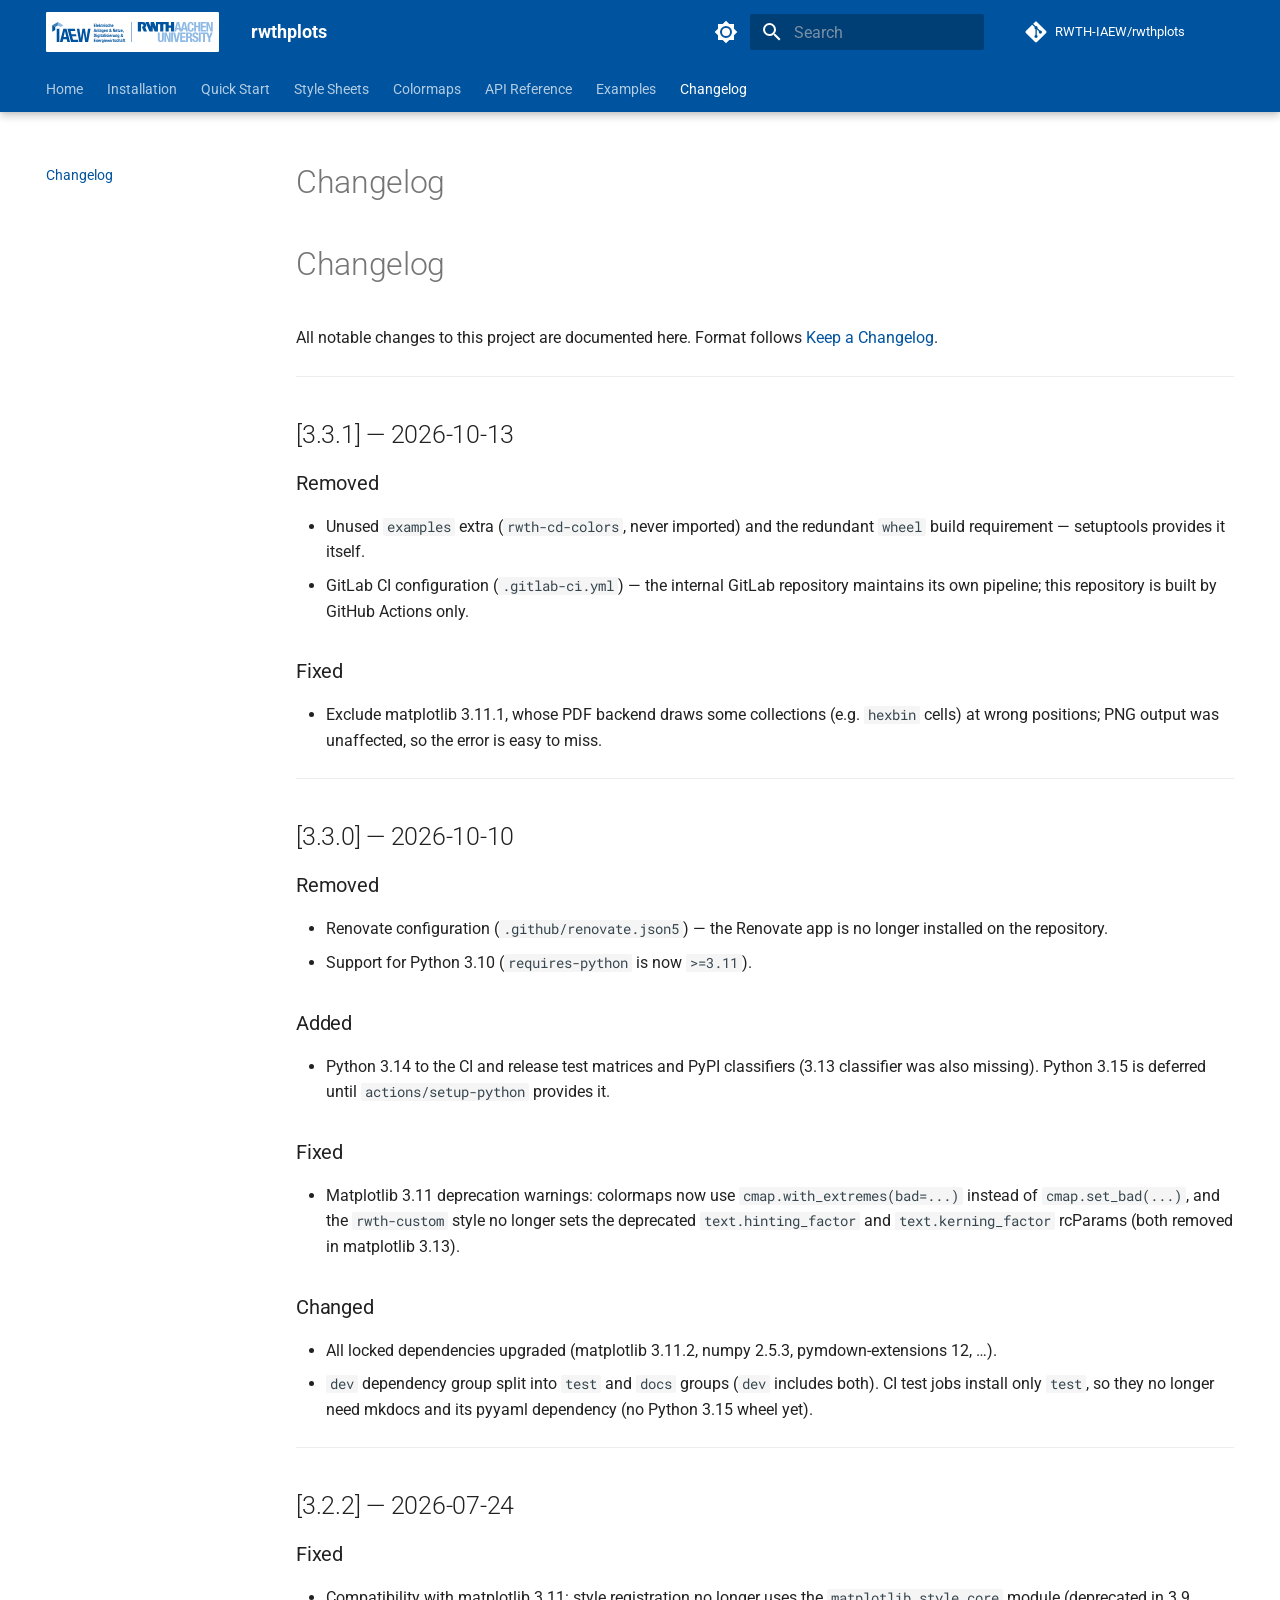
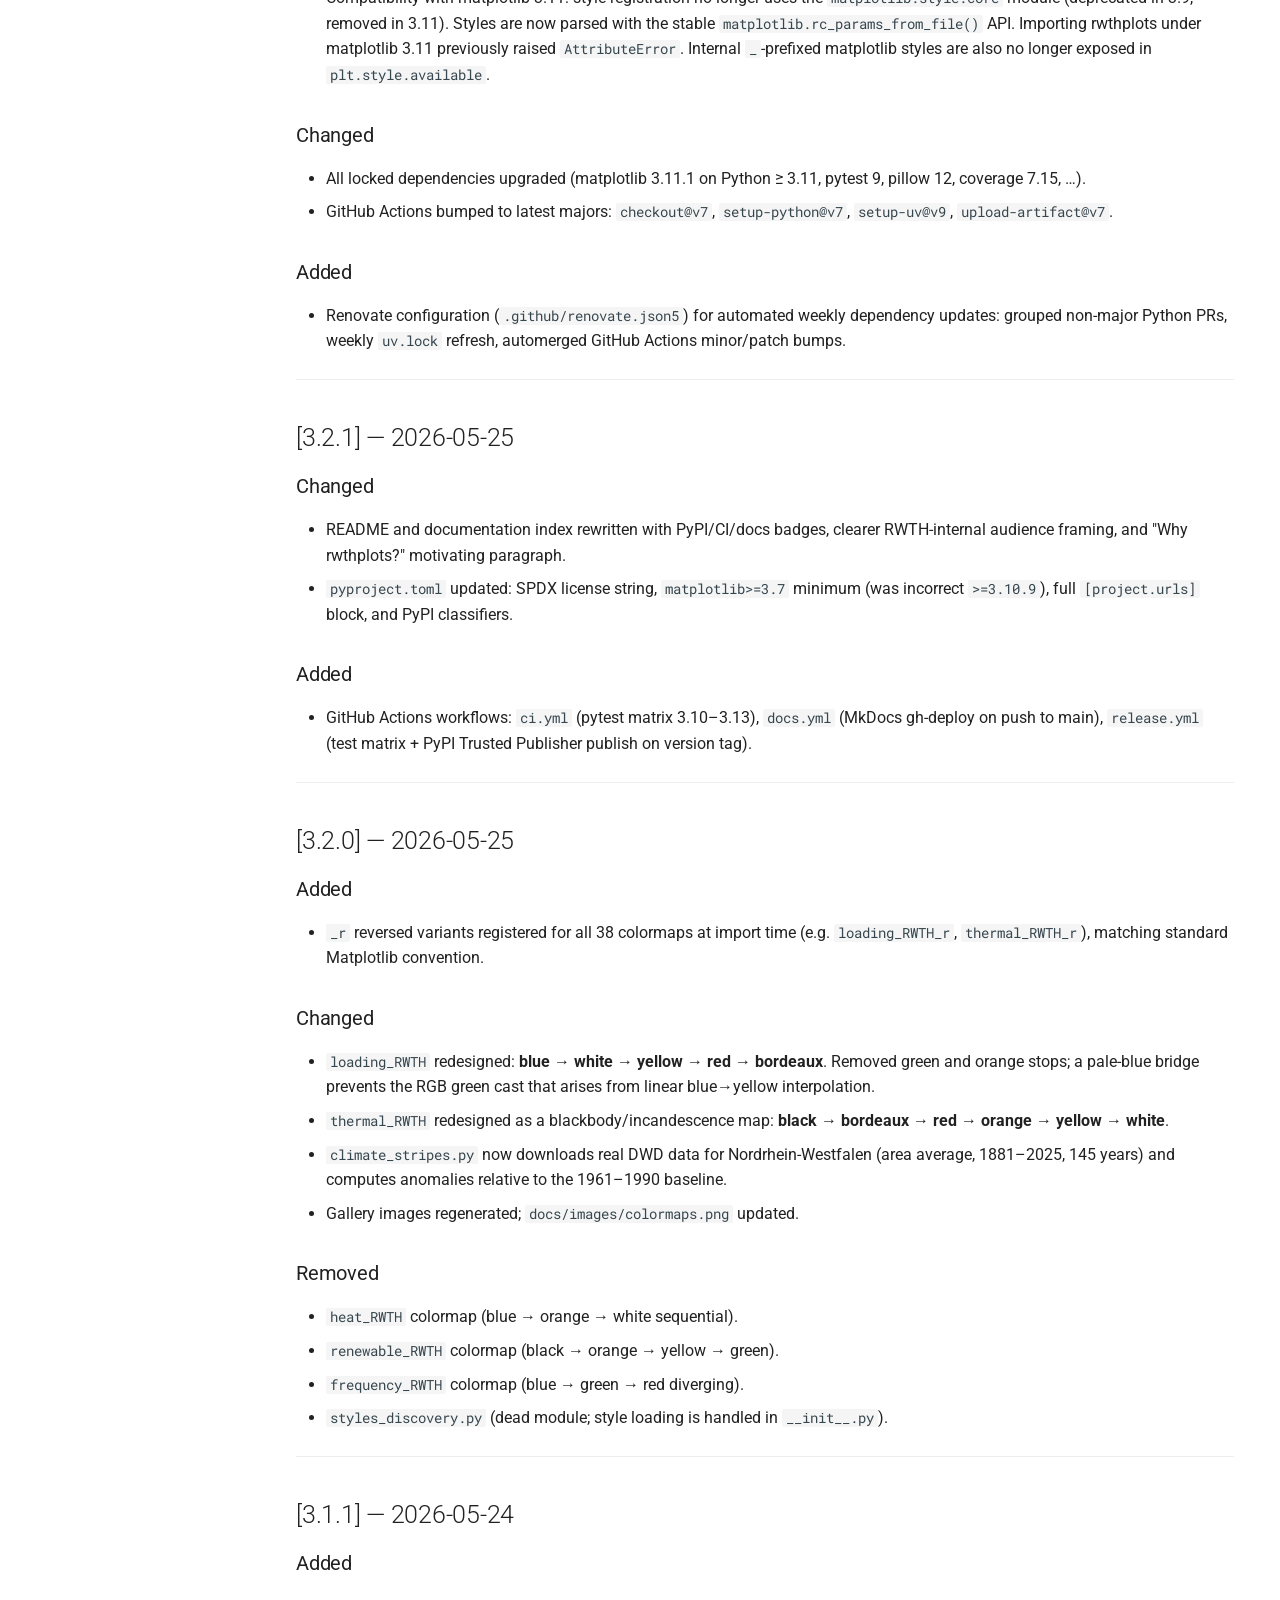
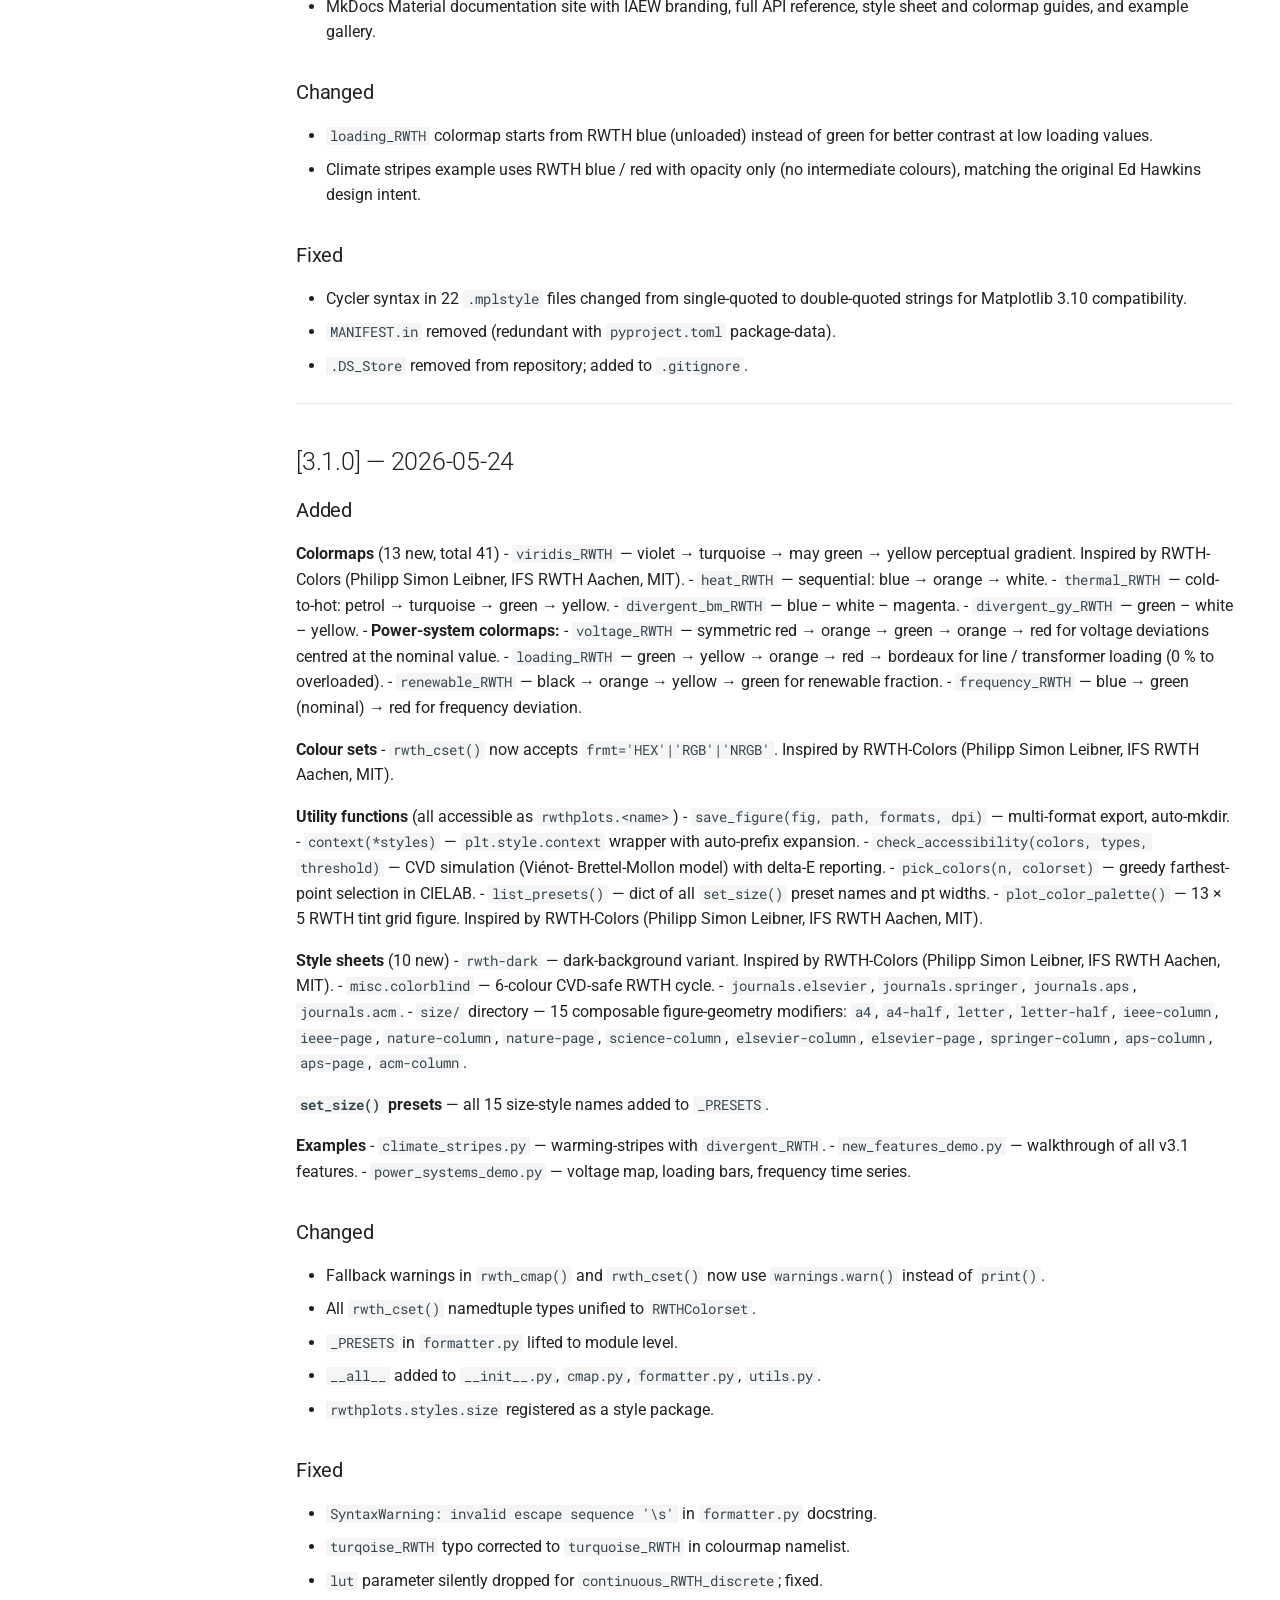
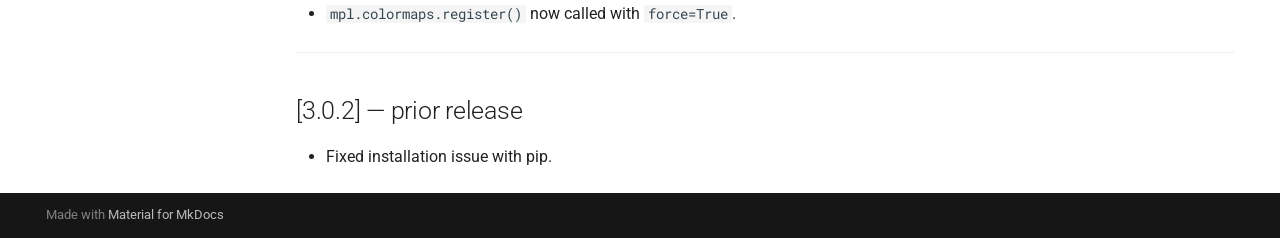
<file: changelog/index.html>
<!doctype html>
<html lang="en" class="no-js">
  <head>
    
      <meta charset="utf-8">
      <meta name="viewport" content="width=device-width,initial-scale=1">
      
        <meta name="description" content="RWTH Aachen University colours and styles for Matplotlib">
      
      
        <meta name="author" content="Steffen Kortmann">
      
      
        <link rel="canonical" href="https://rwth-iaew.github.io/rwthplots/changelog/">
      
      
        <link rel="prev" href="../examples/">
      
      
      
        
      
      
      <link rel="icon" href="../images/iaew_logo.svg">
      <meta name="generator" content="mkdocs-1.6.1, mkdocs-material-9.7.7">
    
    
      
        <title>Changelog - rwthplots</title>
      
    
    
      <link rel="stylesheet" href="../assets/stylesheets/main.ec1eaa64.min.css">
      
        
        <link rel="stylesheet" href="../assets/stylesheets/palette.ab4e12ef.min.css">
      
      


    
    
      
    
    
      
        
        
        <link rel="preconnect" href="https://fonts.gstatic.com" crossorigin>
        <link rel="stylesheet" href="https://fonts.googleapis.com/css?family=Roboto:300,300i,400,400i,700,700i%7CRoboto+Mono:400,400i,700,700i&display=fallback">
        <style>:root{--md-text-font:"Roboto";--md-code-font:"Roboto Mono"}</style>
      
    
    
      <link rel="stylesheet" href="../assets/_mkdocstrings.css">
    
      <link rel="stylesheet" href="../stylesheets/rwth.css">
    
    <script>__md_scope=new URL("..",location),__md_hash=e=>[...e].reduce(((e,_)=>(e<<5)-e+_.charCodeAt(0)),0),__md_get=(e,_=localStorage,t=__md_scope)=>JSON.parse(_.getItem(t.pathname+"."+e)),__md_set=(e,_,t=localStorage,a=__md_scope)=>{try{t.setItem(a.pathname+"."+e,JSON.stringify(_))}catch(e){}}</script>
    
      

    
    
  </head>
  
  
    
    
      
    
    
    
    
    <body dir="ltr" data-md-color-scheme="default" data-md-color-primary="custom" data-md-color-accent="custom">
  
    
    <input class="md-toggle" data-md-toggle="drawer" type="checkbox" id="__drawer" autocomplete="off">
    <input class="md-toggle" data-md-toggle="search" type="checkbox" id="__search" autocomplete="off">
    <label class="md-overlay" for="__drawer"></label>
    <div data-md-component="skip">
      
        
        <a href="#changelog" class="md-skip">
          Skip to content
        </a>
      
    </div>
    <div data-md-component="announce">
      
    </div>
    
    
      

  

<header class="md-header md-header--shadow md-header--lifted" data-md-component="header">
  <nav class="md-header__inner md-grid" aria-label="Header">
    <a href=".." title="rwthplots" class="md-header__button md-logo" aria-label="rwthplots" data-md-component="logo">
      
  <img src="../images/iaew_logo.svg" alt="logo">

    </a>
    <label class="md-header__button md-icon" for="__drawer">
      
      <svg xmlns="http://www.w3.org/2000/svg" viewBox="0 0 24 24"><path d="M3 6h18v2H3zm0 5h18v2H3zm0 5h18v2H3z"/></svg>
    </label>
    <div class="md-header__title" data-md-component="header-title">
      <div class="md-header__ellipsis">
        <div class="md-header__topic">
          <span class="md-ellipsis">
            rwthplots
          </span>
        </div>
        <div class="md-header__topic" data-md-component="header-topic">
          <span class="md-ellipsis">
            
              Changelog
            
          </span>
        </div>
      </div>
    </div>
    
      
        <form class="md-header__option" data-md-component="palette">
  
    
    
    
    <input class="md-option" data-md-color-media="" data-md-color-scheme="default" data-md-color-primary="custom" data-md-color-accent="custom"  aria-label="Switch to dark mode"  type="radio" name="__palette" id="__palette_0">
    
      <label class="md-header__button md-icon" title="Switch to dark mode" for="__palette_1" hidden>
        <svg xmlns="http://www.w3.org/2000/svg" viewBox="0 0 24 24"><path d="M12 8a4 4 0 0 0-4 4 4 4 0 0 0 4 4 4 4 0 0 0 4-4 4 4 0 0 0-4-4m0 10a6 6 0 0 1-6-6 6 6 0 0 1 6-6 6 6 0 0 1 6 6 6 6 0 0 1-6 6m8-9.31V4h-4.69L12 .69 8.69 4H4v4.69L.69 12 4 15.31V20h4.69L12 23.31 15.31 20H20v-4.69L23.31 12z"/></svg>
      </label>
    
  
    
    
    
    <input class="md-option" data-md-color-media="" data-md-color-scheme="slate" data-md-color-primary="custom" data-md-color-accent="custom"  aria-label="Switch to light mode"  type="radio" name="__palette" id="__palette_1">
    
      <label class="md-header__button md-icon" title="Switch to light mode" for="__palette_0" hidden>
        <svg xmlns="http://www.w3.org/2000/svg" viewBox="0 0 24 24"><path d="M12 18c-.89 0-1.74-.2-2.5-.55C11.56 16.5 13 14.42 13 12s-1.44-4.5-3.5-5.45C10.26 6.2 11.11 6 12 6a6 6 0 0 1 6 6 6 6 0 0 1-6 6m8-9.31V4h-4.69L12 .69 8.69 4H4v4.69L.69 12 4 15.31V20h4.69L12 23.31 15.31 20H20v-4.69L23.31 12z"/></svg>
      </label>
    
  
</form>
      
    
    
      <script>var palette=__md_get("__palette");if(palette&&palette.color){if("(prefers-color-scheme)"===palette.color.media){var media=matchMedia("(prefers-color-scheme: light)"),input=document.querySelector(media.matches?"[data-md-color-media='(prefers-color-scheme: light)']":"[data-md-color-media='(prefers-color-scheme: dark)']");palette.color.media=input.getAttribute("data-md-color-media"),palette.color.scheme=input.getAttribute("data-md-color-scheme"),palette.color.primary=input.getAttribute("data-md-color-primary"),palette.color.accent=input.getAttribute("data-md-color-accent")}for(var[key,value]of Object.entries(palette.color))document.body.setAttribute("data-md-color-"+key,value)}</script>
    
    
    
      
      
        <label class="md-header__button md-icon" for="__search">
          
          <svg xmlns="http://www.w3.org/2000/svg" viewBox="0 0 24 24"><path d="M9.5 3A6.5 6.5 0 0 1 16 9.5c0 1.61-.59 3.09-1.56 4.23l.27.27h.79l5 5-1.5 1.5-5-5v-.79l-.27-.27A6.52 6.52 0 0 1 9.5 16 6.5 6.5 0 0 1 3 9.5 6.5 6.5 0 0 1 9.5 3m0 2C7 5 5 7 5 9.5S7 14 9.5 14 14 12 14 9.5 12 5 9.5 5"/></svg>
        </label>
        <div class="md-search" data-md-component="search" role="dialog">
  <label class="md-search__overlay" for="__search"></label>
  <div class="md-search__inner" role="search">
    <form class="md-search__form" name="search">
      <input type="text" class="md-search__input" name="query" aria-label="Search" placeholder="Search" autocapitalize="off" autocorrect="off" autocomplete="off" spellcheck="false" data-md-component="search-query" required>
      <label class="md-search__icon md-icon" for="__search">
        
        <svg xmlns="http://www.w3.org/2000/svg" viewBox="0 0 24 24"><path d="M9.5 3A6.5 6.5 0 0 1 16 9.5c0 1.61-.59 3.09-1.56 4.23l.27.27h.79l5 5-1.5 1.5-5-5v-.79l-.27-.27A6.52 6.52 0 0 1 9.5 16 6.5 6.5 0 0 1 3 9.5 6.5 6.5 0 0 1 9.5 3m0 2C7 5 5 7 5 9.5S7 14 9.5 14 14 12 14 9.5 12 5 9.5 5"/></svg>
        
        <svg xmlns="http://www.w3.org/2000/svg" viewBox="0 0 24 24"><path d="M20 11v2H8l5.5 5.5-1.42 1.42L4.16 12l7.92-7.92L13.5 5.5 8 11z"/></svg>
      </label>
      <nav class="md-search__options" aria-label="Search">
        
        <button type="reset" class="md-search__icon md-icon" title="Clear" aria-label="Clear" tabindex="-1">
          
          <svg xmlns="http://www.w3.org/2000/svg" viewBox="0 0 24 24"><path d="M19 6.41 17.59 5 12 10.59 6.41 5 5 6.41 10.59 12 5 17.59 6.41 19 12 13.41 17.59 19 19 17.59 13.41 12z"/></svg>
        </button>
      </nav>
      
        <div class="md-search__suggest" data-md-component="search-suggest"></div>
      
    </form>
    <div class="md-search__output">
      <div class="md-search__scrollwrap" tabindex="0" data-md-scrollfix>
        <div class="md-search-result" data-md-component="search-result">
          <div class="md-search-result__meta">
            Initializing search
          </div>
          <ol class="md-search-result__list" role="presentation"></ol>
        </div>
      </div>
    </div>
  </div>
</div>
      
    
    
      <div class="md-header__source">
        <a href="https://github.com/RWTH-IAEW/rwthplots" title="Go to repository" class="md-source" data-md-component="source">
  <div class="md-source__icon md-icon">
    
    <svg xmlns="http://www.w3.org/2000/svg" viewBox="0 0 448 512"><!--! Font Awesome Free 7.1.0 by @fontawesome - https://fontawesome.com License - https://fontawesome.com/license/free (Icons: CC BY 4.0, Fonts: SIL OFL 1.1, Code: MIT License) Copyright 2025 Fonticons, Inc.--><path d="M439.6 236.1 244 40.5c-5.4-5.5-12.8-8.5-20.4-8.5s-15 3-20.4 8.4L162.5 81l51.5 51.5c27.1-9.1 52.7 16.8 43.4 43.7l49.7 49.7c34.2-11.8 61.2 31 35.5 56.7-26.5 26.5-70.2-2.9-56-37.3L240.3 199v121.9c25.3 12.5 22.3 41.8 9.1 55-6.4 6.4-15.2 10.1-24.3 10.1s-17.8-3.6-24.3-10.1c-17.6-17.6-11.1-46.9 11.2-56v-123c-20.8-8.5-24.6-30.7-18.6-45L142.6 101 8.5 235.1C3 240.6 0 247.9 0 255.5s3 15 8.5 20.4l195.6 195.7c5.4 5.4 12.7 8.4 20.4 8.4s15-3 20.4-8.4l194.7-194.7c5.4-5.4 8.4-12.8 8.4-20.4s-3-15-8.4-20.4"/></svg>
  </div>
  <div class="md-source__repository">
    RWTH-IAEW/rwthplots
  </div>
</a>
      </div>
    
  </nav>
  
    
      
<nav class="md-tabs" aria-label="Tabs" data-md-component="tabs">
  <div class="md-grid">
    <ul class="md-tabs__list">
      
        
  
  
  
  
    <li class="md-tabs__item">
      <a href=".." class="md-tabs__link">
        
  
  
    
  
  Home

      </a>
    </li>
  

      
        
  
  
  
  
    <li class="md-tabs__item">
      <a href="../installation/" class="md-tabs__link">
        
  
  
    
  
  Installation

      </a>
    </li>
  

      
        
  
  
  
  
    <li class="md-tabs__item">
      <a href="../quickstart/" class="md-tabs__link">
        
  
  
    
  
  Quick Start

      </a>
    </li>
  

      
        
  
  
  
  
    
    
      <li class="md-tabs__item">
        <a href="../styles/" class="md-tabs__link">
          
  
  
  Style Sheets

        </a>
      </li>
    
  

      
        
  
  
  
  
    <li class="md-tabs__item">
      <a href="../colormaps/" class="md-tabs__link">
        
  
  
    
  
  Colormaps

      </a>
    </li>
  

      
        
  
  
  
  
    
    
      <li class="md-tabs__item">
        <a href="../api/cmap/" class="md-tabs__link">
          
  
  
  API Reference

        </a>
      </li>
    
  

      
        
  
  
  
  
    <li class="md-tabs__item">
      <a href="../examples/" class="md-tabs__link">
        
  
  
    
  
  Examples

      </a>
    </li>
  

      
        
  
  
  
    
  
  
    <li class="md-tabs__item md-tabs__item--active">
      <a href="./" class="md-tabs__link">
        
  
  
    
  
  Changelog

      </a>
    </li>
  

      
    </ul>
  </div>
</nav>
    
  
</header>
    
    <div class="md-container" data-md-component="container">
      
      
        
      
      <main class="md-main" data-md-component="main">
        <div class="md-main__inner md-grid">
          
            
              
              <div class="md-sidebar md-sidebar--primary" data-md-component="sidebar" data-md-type="navigation" >
                <div class="md-sidebar__scrollwrap">
                  <div class="md-sidebar__inner">
                    


  


  

<nav class="md-nav md-nav--primary md-nav--lifted md-nav--integrated" aria-label="Navigation" data-md-level="0">
  <label class="md-nav__title" for="__drawer">
    <a href=".." title="rwthplots" class="md-nav__button md-logo" aria-label="rwthplots" data-md-component="logo">
      
  <img src="../images/iaew_logo.svg" alt="logo">

    </a>
    rwthplots
  </label>
  
    <div class="md-nav__source">
      <a href="https://github.com/RWTH-IAEW/rwthplots" title="Go to repository" class="md-source" data-md-component="source">
  <div class="md-source__icon md-icon">
    
    <svg xmlns="http://www.w3.org/2000/svg" viewBox="0 0 448 512"><!--! Font Awesome Free 7.1.0 by @fontawesome - https://fontawesome.com License - https://fontawesome.com/license/free (Icons: CC BY 4.0, Fonts: SIL OFL 1.1, Code: MIT License) Copyright 2025 Fonticons, Inc.--><path d="M439.6 236.1 244 40.5c-5.4-5.5-12.8-8.5-20.4-8.5s-15 3-20.4 8.4L162.5 81l51.5 51.5c27.1-9.1 52.7 16.8 43.4 43.7l49.7 49.7c34.2-11.8 61.2 31 35.5 56.7-26.5 26.5-70.2-2.9-56-37.3L240.3 199v121.9c25.3 12.5 22.3 41.8 9.1 55-6.4 6.4-15.2 10.1-24.3 10.1s-17.8-3.6-24.3-10.1c-17.6-17.6-11.1-46.9 11.2-56v-123c-20.8-8.5-24.6-30.7-18.6-45L142.6 101 8.5 235.1C3 240.6 0 247.9 0 255.5s3 15 8.5 20.4l195.6 195.7c5.4 5.4 12.7 8.4 20.4 8.4s15-3 20.4-8.4l194.7-194.7c5.4-5.4 8.4-12.8 8.4-20.4s-3-15-8.4-20.4"/></svg>
  </div>
  <div class="md-source__repository">
    RWTH-IAEW/rwthplots
  </div>
</a>
    </div>
  
  <ul class="md-nav__list" data-md-scrollfix>
    
      
      
  
  
  
  
    <li class="md-nav__item">
      <a href=".." class="md-nav__link">
        
  
  
  <span class="md-ellipsis">
    
  
    Home
  

    
  </span>
  
  

      </a>
    </li>
  

    
      
      
  
  
  
  
    <li class="md-nav__item">
      <a href="../installation/" class="md-nav__link">
        
  
  
  <span class="md-ellipsis">
    
  
    Installation
  

    
  </span>
  
  

      </a>
    </li>
  

    
      
      
  
  
  
  
    <li class="md-nav__item">
      <a href="../quickstart/" class="md-nav__link">
        
  
  
  <span class="md-ellipsis">
    
  
    Quick Start
  

    
  </span>
  
  

      </a>
    </li>
  

    
      
      
  
  
  
  
    
    
    
    
      
      
        
      
    
    
    <li class="md-nav__item md-nav__item--nested">
      
        
        
          
        
        <input class="md-nav__toggle md-toggle md-toggle--indeterminate" type="checkbox" id="__nav_4" >
        
          
          <label class="md-nav__link" for="__nav_4" id="__nav_4_label" tabindex="0">
            
  
  
  <span class="md-ellipsis">
    
  
    Style Sheets
  

    
  </span>
  
  

            <span class="md-nav__icon md-icon"></span>
          </label>
        
        <nav class="md-nav" data-md-level="1" aria-labelledby="__nav_4_label" aria-expanded="false">
          <label class="md-nav__title" for="__nav_4">
            <span class="md-nav__icon md-icon"></span>
            
  
    Style Sheets
  

          </label>
          <ul class="md-nav__list" data-md-scrollfix>
            
              
                
  
  
  
  
    <li class="md-nav__item">
      <a href="../styles/" class="md-nav__link">
        
  
  
  <span class="md-ellipsis">
    
  
    Overview
  

    
  </span>
  
  

      </a>
    </li>
  

              
            
          </ul>
        </nav>
      
    </li>
  

    
      
      
  
  
  
  
    <li class="md-nav__item">
      <a href="../colormaps/" class="md-nav__link">
        
  
  
  <span class="md-ellipsis">
    
  
    Colormaps
  

    
  </span>
  
  

      </a>
    </li>
  

    
      
      
  
  
  
  
    
    
    
    
      
      
        
      
    
    
    <li class="md-nav__item md-nav__item--nested">
      
        
        
          
        
        <input class="md-nav__toggle md-toggle md-toggle--indeterminate" type="checkbox" id="__nav_6" >
        
          
          <label class="md-nav__link" for="__nav_6" id="__nav_6_label" tabindex="0">
            
  
  
  <span class="md-ellipsis">
    
  
    API Reference
  

    
  </span>
  
  

            <span class="md-nav__icon md-icon"></span>
          </label>
        
        <nav class="md-nav" data-md-level="1" aria-labelledby="__nav_6_label" aria-expanded="false">
          <label class="md-nav__title" for="__nav_6">
            <span class="md-nav__icon md-icon"></span>
            
  
    API Reference
  

          </label>
          <ul class="md-nav__list" data-md-scrollfix>
            
              
                
  
  
  
  
    <li class="md-nav__item">
      <a href="../api/cmap/" class="md-nav__link">
        
  
  
  <span class="md-ellipsis">
    
  
    Colormaps
  

    
  </span>
  
  

      </a>
    </li>
  

              
            
              
                
  
  
  
  
    <li class="md-nav__item">
      <a href="../api/formatter/" class="md-nav__link">
        
  
  
  <span class="md-ellipsis">
    
  
    Formatter
  

    
  </span>
  
  

      </a>
    </li>
  

              
            
              
                
  
  
  
  
    <li class="md-nav__item">
      <a href="../api/utils/" class="md-nav__link">
        
  
  
  <span class="md-ellipsis">
    
  
    Utilities
  

    
  </span>
  
  

      </a>
    </li>
  

              
            
          </ul>
        </nav>
      
    </li>
  

    
      
      
  
  
  
  
    <li class="md-nav__item">
      <a href="../examples/" class="md-nav__link">
        
  
  
  <span class="md-ellipsis">
    
  
    Examples
  

    
  </span>
  
  

      </a>
    </li>
  

    
      
      
  
  
    
  
  
  
    <li class="md-nav__item md-nav__item--active">
      
      <input class="md-nav__toggle md-toggle" type="checkbox" id="__toc">
      
      
        
      
      
      <a href="./" class="md-nav__link md-nav__link--active">
        
  
  
  <span class="md-ellipsis">
    
  
    Changelog
  

    
  </span>
  
  

      </a>
      
    </li>
  

    
  </ul>
</nav>
                  </div>
                </div>
              </div>
            
            
          
          
            <div class="md-content" data-md-component="content">
              
              <article class="md-content__inner md-typeset">
                
                  


  
  


<h1 id="changelog">Changelog<a class="headerlink" href="#changelog" title="Permanent link">&para;</a></h1>
<h1 id="changelog_1">Changelog<a class="headerlink" href="#changelog_1" title="Permanent link">&para;</a></h1>
<p>All notable changes to this project are documented here.
Format follows <a href="https://keepachangelog.com/en/1.1.0/">Keep a Changelog</a>.</p>
<hr />
<h2 id="331-2026-10-13">[3.3.1] — 2026-10-13<a class="headerlink" href="#331-2026-10-13" title="Permanent link">&para;</a></h2>
<h3 id="removed">Removed<a class="headerlink" href="#removed" title="Permanent link">&para;</a></h3>
<ul>
<li>Unused <code>examples</code> extra (<code>rwth-cd-colors</code>, never imported) and the
  redundant <code>wheel</code> build requirement — setuptools provides it itself.</li>
<li>GitLab CI configuration (<code>.gitlab-ci.yml</code>) — the internal GitLab repository
  maintains its own pipeline; this repository is built by GitHub Actions only.</li>
</ul>
<h3 id="fixed">Fixed<a class="headerlink" href="#fixed" title="Permanent link">&para;</a></h3>
<ul>
<li>Exclude matplotlib 3.11.1, whose PDF backend draws some collections (e.g.
  <code>hexbin</code> cells) at wrong positions; PNG output was unaffected, so the
  error is easy to miss.</li>
</ul>
<hr />
<h2 id="330-2026-10-10">[3.3.0] — 2026-10-10<a class="headerlink" href="#330-2026-10-10" title="Permanent link">&para;</a></h2>
<h3 id="removed_1">Removed<a class="headerlink" href="#removed_1" title="Permanent link">&para;</a></h3>
<ul>
<li>Renovate configuration (<code>.github/renovate.json5</code>) — the Renovate app is no
  longer installed on the repository.</li>
<li>Support for Python 3.10 (<code>requires-python</code> is now <code>&gt;=3.11</code>).</li>
</ul>
<h3 id="added">Added<a class="headerlink" href="#added" title="Permanent link">&para;</a></h3>
<ul>
<li>Python 3.14 to the CI and release test matrices and PyPI classifiers
  (3.13 classifier was also missing). Python 3.15 is deferred until
  <code>actions/setup-python</code> provides it.</li>
</ul>
<h3 id="fixed_1">Fixed<a class="headerlink" href="#fixed_1" title="Permanent link">&para;</a></h3>
<ul>
<li>Matplotlib 3.11 deprecation warnings: colormaps now use
  <code>cmap.with_extremes(bad=...)</code> instead of <code>cmap.set_bad(...)</code>, and the
  <code>rwth-custom</code> style no longer sets the deprecated <code>text.hinting_factor</code> and
  <code>text.kerning_factor</code> rcParams (both removed in matplotlib 3.13).</li>
</ul>
<h3 id="changed">Changed<a class="headerlink" href="#changed" title="Permanent link">&para;</a></h3>
<ul>
<li>All locked dependencies upgraded (matplotlib 3.11.2, numpy 2.5.3,
  pymdown-extensions 12, …).</li>
<li><code>dev</code> dependency group split into <code>test</code> and <code>docs</code> groups (<code>dev</code> includes
  both). CI test jobs install only <code>test</code>, so they no longer need mkdocs and
  its pyyaml dependency (no Python 3.15 wheel yet).</li>
</ul>
<hr />
<h2 id="322-2026-07-24">[3.2.2] — 2026-07-24<a class="headerlink" href="#322-2026-07-24" title="Permanent link">&para;</a></h2>
<h3 id="fixed_2">Fixed<a class="headerlink" href="#fixed_2" title="Permanent link">&para;</a></h3>
<ul>
<li>Compatibility with matplotlib 3.11: style registration no longer uses the
  <code>matplotlib.style.core</code> module (deprecated in 3.9, removed in 3.11).
  Styles are now parsed with the stable <code>matplotlib.rc_params_from_file()</code>
  API. Importing rwthplots under matplotlib 3.11 previously raised
  <code>AttributeError</code>. Internal <code>_</code>-prefixed matplotlib styles are also no
  longer exposed in <code>plt.style.available</code>.</li>
</ul>
<h3 id="changed_1">Changed<a class="headerlink" href="#changed_1" title="Permanent link">&para;</a></h3>
<ul>
<li>All locked dependencies upgraded (matplotlib 3.11.1 on Python ≥ 3.11,
  pytest 9, pillow 12, coverage 7.15, …).</li>
<li>GitHub Actions bumped to latest majors: <code>checkout@v7</code>, <code>setup-python@v7</code>,
  <code>setup-uv@v9</code>, <code>upload-artifact@v7</code>.</li>
</ul>
<h3 id="added_1">Added<a class="headerlink" href="#added_1" title="Permanent link">&para;</a></h3>
<ul>
<li>Renovate configuration (<code>.github/renovate.json5</code>) for automated weekly
  dependency updates: grouped non-major Python PRs, weekly <code>uv.lock</code>
  refresh, automerged GitHub Actions minor/patch bumps.</li>
</ul>
<hr />
<h2 id="321-2026-05-25">[3.2.1] — 2026-05-25<a class="headerlink" href="#321-2026-05-25" title="Permanent link">&para;</a></h2>
<h3 id="changed_2">Changed<a class="headerlink" href="#changed_2" title="Permanent link">&para;</a></h3>
<ul>
<li>README and documentation index rewritten with PyPI/CI/docs badges, clearer
  RWTH-internal audience framing, and "Why rwthplots?" motivating paragraph.</li>
<li><code>pyproject.toml</code> updated: SPDX license string, <code>matplotlib&gt;=3.7</code> minimum
  (was incorrect <code>&gt;=3.10.9</code>), full <code>[project.urls]</code> block, and PyPI classifiers.</li>
</ul>
<h3 id="added_2">Added<a class="headerlink" href="#added_2" title="Permanent link">&para;</a></h3>
<ul>
<li>GitHub Actions workflows: <code>ci.yml</code> (pytest matrix 3.10–3.13), <code>docs.yml</code>
  (MkDocs gh-deploy on push to main), <code>release.yml</code> (test matrix + PyPI
  Trusted Publisher publish on version tag).</li>
</ul>
<hr />
<h2 id="320-2026-05-25">[3.2.0] — 2026-05-25<a class="headerlink" href="#320-2026-05-25" title="Permanent link">&para;</a></h2>
<h3 id="added_3">Added<a class="headerlink" href="#added_3" title="Permanent link">&para;</a></h3>
<ul>
<li><code>_r</code> reversed variants registered for all 38 colormaps at import time
  (e.g. <code>loading_RWTH_r</code>, <code>thermal_RWTH_r</code>), matching standard Matplotlib
  convention.</li>
</ul>
<h3 id="changed_3">Changed<a class="headerlink" href="#changed_3" title="Permanent link">&para;</a></h3>
<ul>
<li><code>loading_RWTH</code> redesigned: <strong>blue → white → yellow → red → bordeaux</strong>.
  Removed green and orange stops; a pale-blue bridge prevents the RGB
  green cast that arises from linear blue→yellow interpolation.</li>
<li><code>thermal_RWTH</code> redesigned as a blackbody/incandescence map:
  <strong>black → bordeaux → red → orange → yellow → white</strong>.</li>
<li><code>climate_stripes.py</code> now downloads real DWD data for Nordrhein-Westfalen
  (area average, 1881–2025, 145 years) and computes anomalies relative to
  the 1961–1990 baseline.</li>
<li>Gallery images regenerated; <code>docs/images/colormaps.png</code> updated.</li>
</ul>
<h3 id="removed_2">Removed<a class="headerlink" href="#removed_2" title="Permanent link">&para;</a></h3>
<ul>
<li><code>heat_RWTH</code> colormap (blue → orange → white sequential).</li>
<li><code>renewable_RWTH</code> colormap (black → orange → yellow → green).</li>
<li><code>frequency_RWTH</code> colormap (blue → green → red diverging).</li>
<li><code>styles_discovery.py</code> (dead module; style loading is handled in <code>__init__.py</code>).</li>
</ul>
<hr />
<h2 id="311-2026-05-24">[3.1.1] — 2026-05-24<a class="headerlink" href="#311-2026-05-24" title="Permanent link">&para;</a></h2>
<h3 id="added_4">Added<a class="headerlink" href="#added_4" title="Permanent link">&para;</a></h3>
<ul>
<li>MkDocs Material documentation site with IAEW branding, full API reference,
  style sheet and colormap guides, and example gallery.</li>
</ul>
<h3 id="changed_4">Changed<a class="headerlink" href="#changed_4" title="Permanent link">&para;</a></h3>
<ul>
<li><code>loading_RWTH</code> colormap starts from RWTH blue (unloaded) instead of green
  for better contrast at low loading values.</li>
<li>Climate stripes example uses RWTH blue / red with opacity only (no
  intermediate colours), matching the original Ed Hawkins design intent.</li>
</ul>
<h3 id="fixed_3">Fixed<a class="headerlink" href="#fixed_3" title="Permanent link">&para;</a></h3>
<ul>
<li>Cycler syntax in 22 <code>.mplstyle</code> files changed from single-quoted to
  double-quoted strings for Matplotlib 3.10 compatibility.</li>
<li><code>MANIFEST.in</code> removed (redundant with <code>pyproject.toml</code> package-data).</li>
<li><code>.DS_Store</code> removed from repository; added to <code>.gitignore</code>.</li>
</ul>
<hr />
<h2 id="310-2026-05-24">[3.1.0] — 2026-05-24<a class="headerlink" href="#310-2026-05-24" title="Permanent link">&para;</a></h2>
<h3 id="added_5">Added<a class="headerlink" href="#added_5" title="Permanent link">&para;</a></h3>
<p><strong>Colormaps</strong> (13 new, total 41)
- <code>viridis_RWTH</code> — violet → turquoise → may green → yellow perceptual gradient.
  Inspired by RWTH-Colors (Philipp Simon Leibner, IFS RWTH Aachen, MIT).
- <code>heat_RWTH</code> — sequential: blue → orange → white.
- <code>thermal_RWTH</code> — cold-to-hot: petrol → turquoise → green → yellow.
- <code>divergent_bm_RWTH</code> — blue – white – magenta.
- <code>divergent_gy_RWTH</code> — green – white – yellow.
- <strong>Power-system colormaps:</strong>
  - <code>voltage_RWTH</code> — symmetric red → orange → green → orange → red for
    voltage deviations centred at the nominal value.
  - <code>loading_RWTH</code> — green → yellow → orange → red → bordeaux for line /
    transformer loading (0 % to overloaded).
  - <code>renewable_RWTH</code> — black → orange → yellow → green for renewable fraction.
  - <code>frequency_RWTH</code> — blue → green (nominal) → red for frequency deviation.</p>
<p><strong>Colour sets</strong>
- <code>rwth_cset()</code> now accepts <code>frmt='HEX'|'RGB'|'NRGB'</code>.
  Inspired by RWTH-Colors (Philipp Simon Leibner, IFS RWTH Aachen, MIT).</p>
<p><strong>Utility functions</strong> (all accessible as <code>rwthplots.&lt;name&gt;</code>)
- <code>save_figure(fig, path, formats, dpi)</code> — multi-format export, auto-mkdir.
- <code>context(*styles)</code> — <code>plt.style.context</code> wrapper with auto-prefix expansion.
- <code>check_accessibility(colors, types, threshold)</code> — CVD simulation (Viénot-
  Brettel-Mollon model) with delta-E reporting.
- <code>pick_colors(n, colorset)</code> — greedy farthest-point selection in CIELAB.
- <code>list_presets()</code> — dict of all <code>set_size()</code> preset names and pt widths.
- <code>plot_color_palette()</code> — 13 × 5 RWTH tint grid figure.
  Inspired by RWTH-Colors (Philipp Simon Leibner, IFS RWTH Aachen, MIT).</p>
<p><strong>Style sheets</strong> (10 new)
- <code>rwth-dark</code> — dark-background variant.
  Inspired by RWTH-Colors (Philipp Simon Leibner, IFS RWTH Aachen, MIT).
- <code>misc.colorblind</code> — 6-colour CVD-safe RWTH cycle.
- <code>journals.elsevier</code>, <code>journals.springer</code>, <code>journals.aps</code>, <code>journals.acm</code>.
- <code>size/</code> directory — 15 composable figure-geometry modifiers:
  <code>a4</code>, <code>a4-half</code>, <code>letter</code>, <code>letter-half</code>, <code>ieee-column</code>, <code>ieee-page</code>,
  <code>nature-column</code>, <code>nature-page</code>, <code>science-column</code>, <code>elsevier-column</code>,
  <code>elsevier-page</code>, <code>springer-column</code>, <code>aps-column</code>, <code>aps-page</code>, <code>acm-column</code>.</p>
<p><strong><code>set_size()</code> presets</strong> — all 15 size-style names added to <code>_PRESETS</code>.</p>
<p><strong>Examples</strong>
- <code>climate_stripes.py</code> — warming-stripes with <code>divergent_RWTH</code>.
- <code>new_features_demo.py</code> — walkthrough of all v3.1 features.
- <code>power_systems_demo.py</code> — voltage map, loading bars, frequency time series.</p>
<h3 id="changed_5">Changed<a class="headerlink" href="#changed_5" title="Permanent link">&para;</a></h3>
<ul>
<li>Fallback warnings in <code>rwth_cmap()</code> and <code>rwth_cset()</code> now use
  <code>warnings.warn()</code> instead of <code>print()</code>.</li>
<li>All <code>rwth_cset()</code> namedtuple types unified to <code>RWTHColorset</code>.</li>
<li><code>_PRESETS</code> in <code>formatter.py</code> lifted to module level.</li>
<li><code>__all__</code> added to <code>__init__.py</code>, <code>cmap.py</code>, <code>formatter.py</code>, <code>utils.py</code>.</li>
<li><code>rwthplots.styles.size</code> registered as a style package.</li>
</ul>
<h3 id="fixed_4">Fixed<a class="headerlink" href="#fixed_4" title="Permanent link">&para;</a></h3>
<ul>
<li><code>SyntaxWarning: invalid escape sequence '\s'</code> in <code>formatter.py</code> docstring.</li>
<li><code>turqoise_RWTH</code> typo corrected to <code>turquoise_RWTH</code> in colourmap namelist.</li>
<li><code>lut</code> parameter silently dropped for <code>continuous_RWTH_discrete</code>; fixed.</li>
<li><code>mpl.colormaps.register()</code> now called with <code>force=True</code>.</li>
</ul>
<hr />
<h2 id="302-prior-release">[3.0.2] — prior release<a class="headerlink" href="#302-prior-release" title="Permanent link">&para;</a></h2>
<ul>
<li>Fixed installation issue with pip.</li>
</ul>












                
              </article>
            </div>
          
          
<script>var target=document.getElementById(location.hash.slice(1));target&&target.name&&(target.checked=target.name.startsWith("__tabbed_"))</script>
        </div>
        
          <button type="button" class="md-top md-icon" data-md-component="top" hidden>
  
  <svg xmlns="http://www.w3.org/2000/svg" viewBox="0 0 24 24"><path d="M13 20h-2V8l-5.5 5.5-1.42-1.42L12 4.16l7.92 7.92-1.42 1.42L13 8z"/></svg>
  Back to top
</button>
        
      </main>
      
        <footer class="md-footer">
  
  <div class="md-footer-meta md-typeset">
    <div class="md-footer-meta__inner md-grid">
      <div class="md-copyright">
  
  
    Made with
    <a href="https://squidfunk.github.io/mkdocs-material/" target="_blank" rel="noopener">
      Material for MkDocs
    </a>
  
</div>
      
    </div>
  </div>
</footer>
      
    </div>
    <div class="md-dialog" data-md-component="dialog">
      <div class="md-dialog__inner md-typeset"></div>
    </div>
    
    
    
      
      
      <script id="__config" type="application/json">{"annotate": null, "base": "..", "features": ["navigation.tabs", "navigation.tabs.sticky", "navigation.sections", "navigation.expand", "navigation.top", "search.highlight", "search.suggest", "content.code.copy", "content.code.annotate", "toc.integrate"], "search": "../assets/javascripts/workers/search.2c215733.min.js", "tags": null, "translations": {"clipboard.copied": "Copied to clipboard", "clipboard.copy": "Copy to clipboard", "search.result.more.one": "1 more on this page", "search.result.more.other": "# more on this page", "search.result.none": "No matching documents", "search.result.one": "1 matching document", "search.result.other": "# matching documents", "search.result.placeholder": "Type to start searching", "search.result.term.missing": "Missing", "select.version": "Select version"}, "version": null}</script>
    
    
      <script src="../assets/javascripts/bundle.d7400e89.min.js"></script>
      
    
  </body>
</html>
</file>
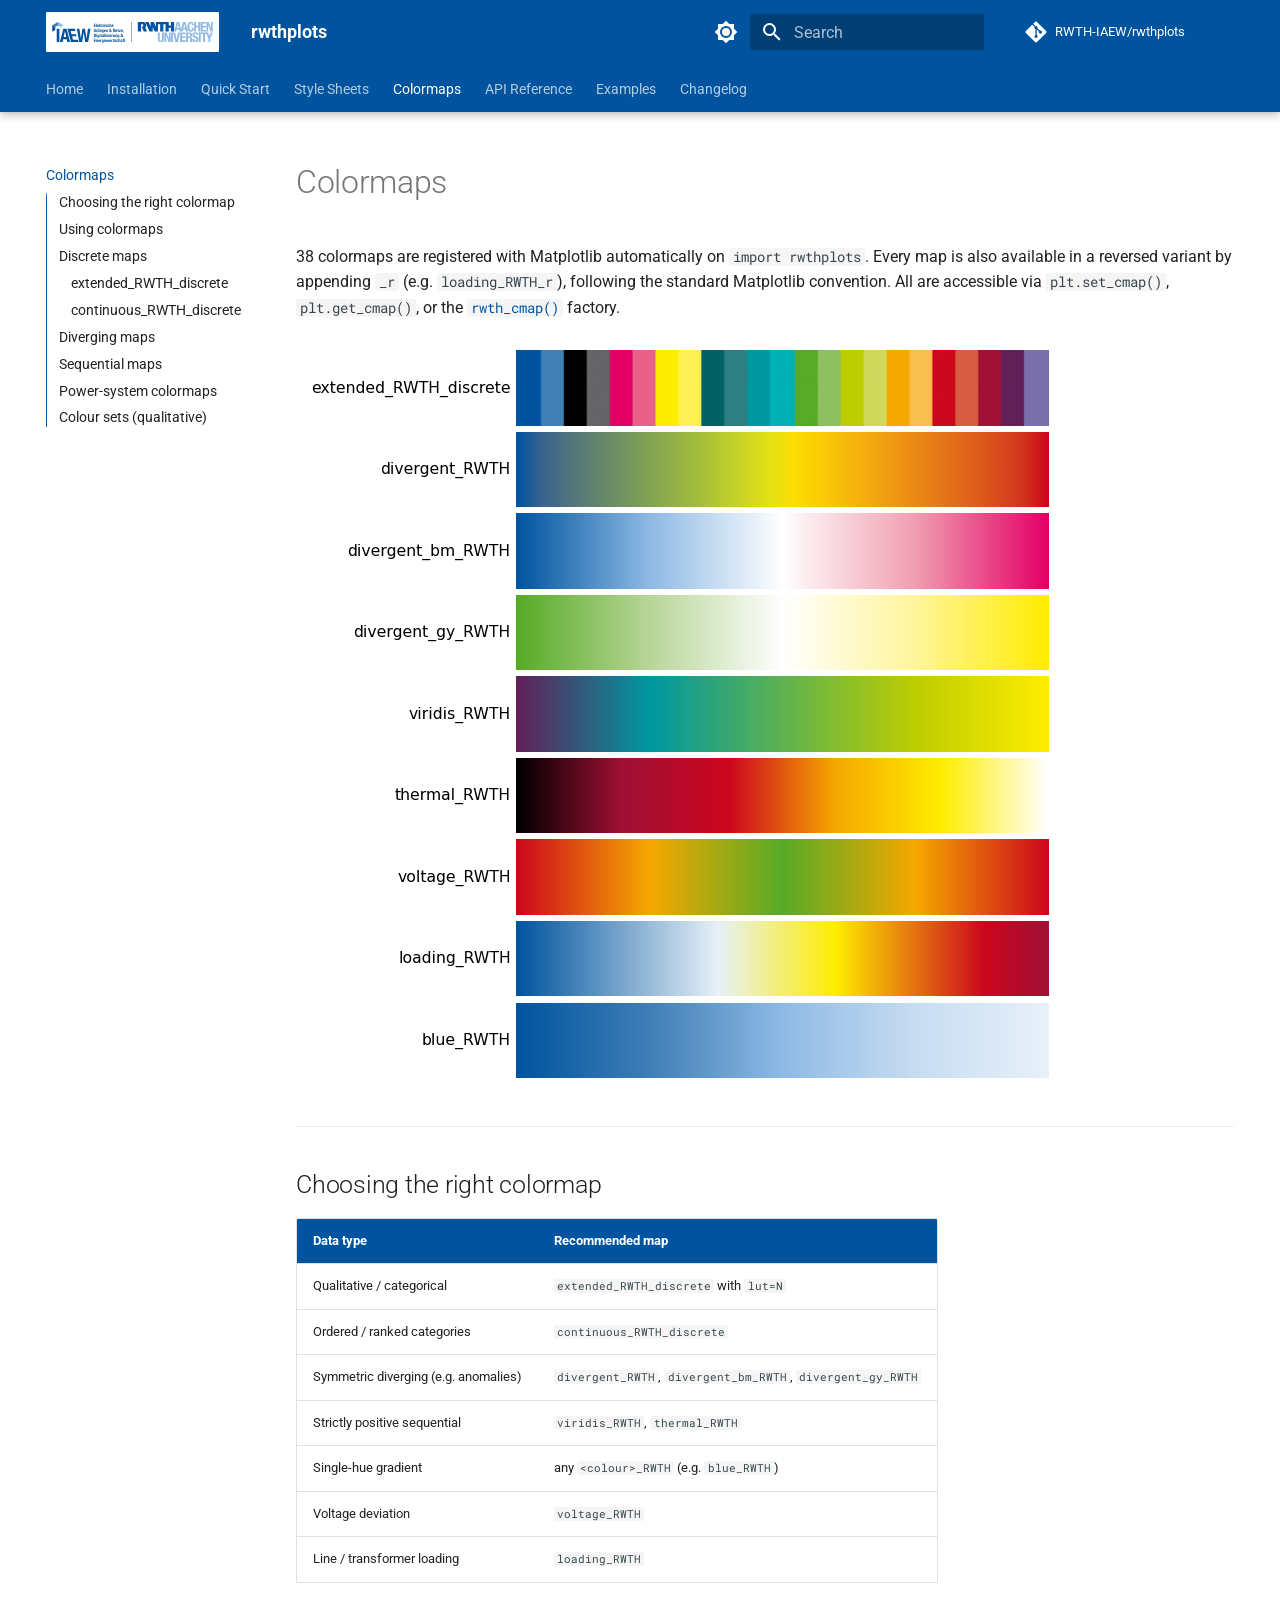
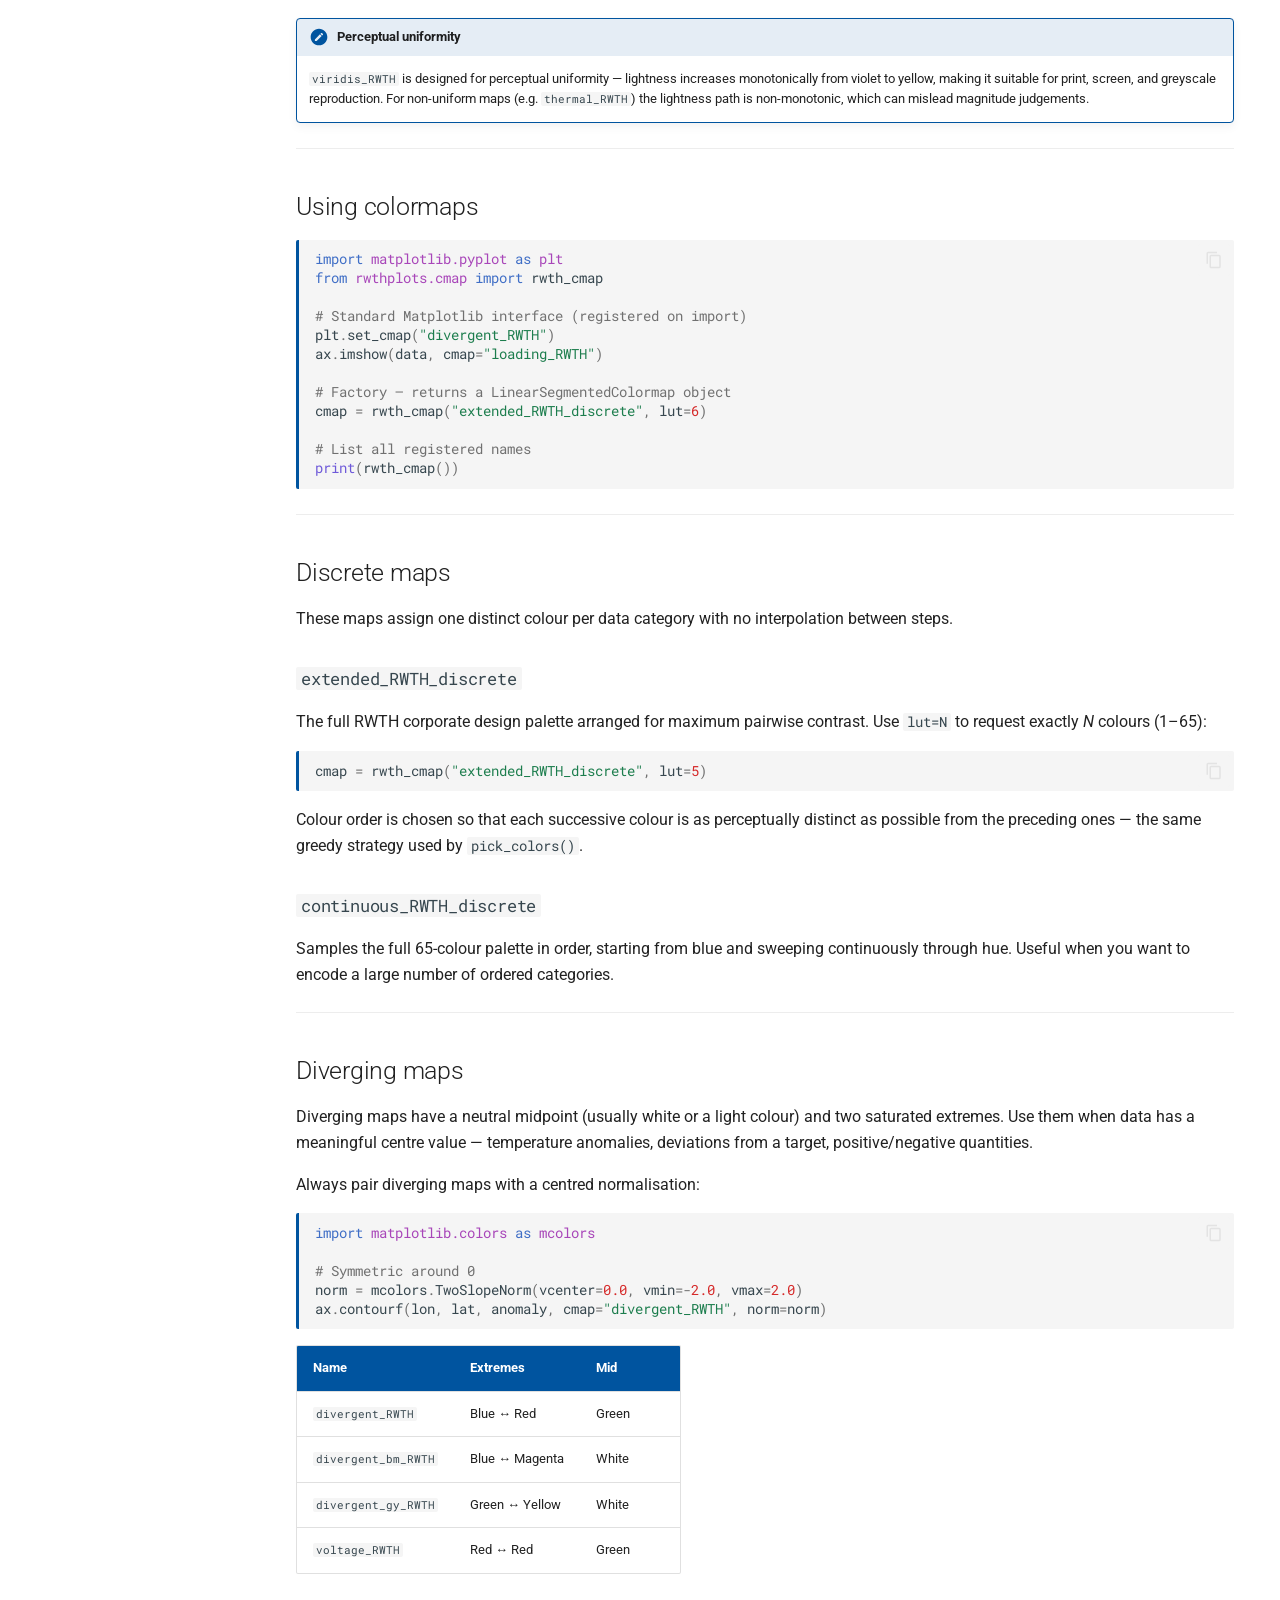
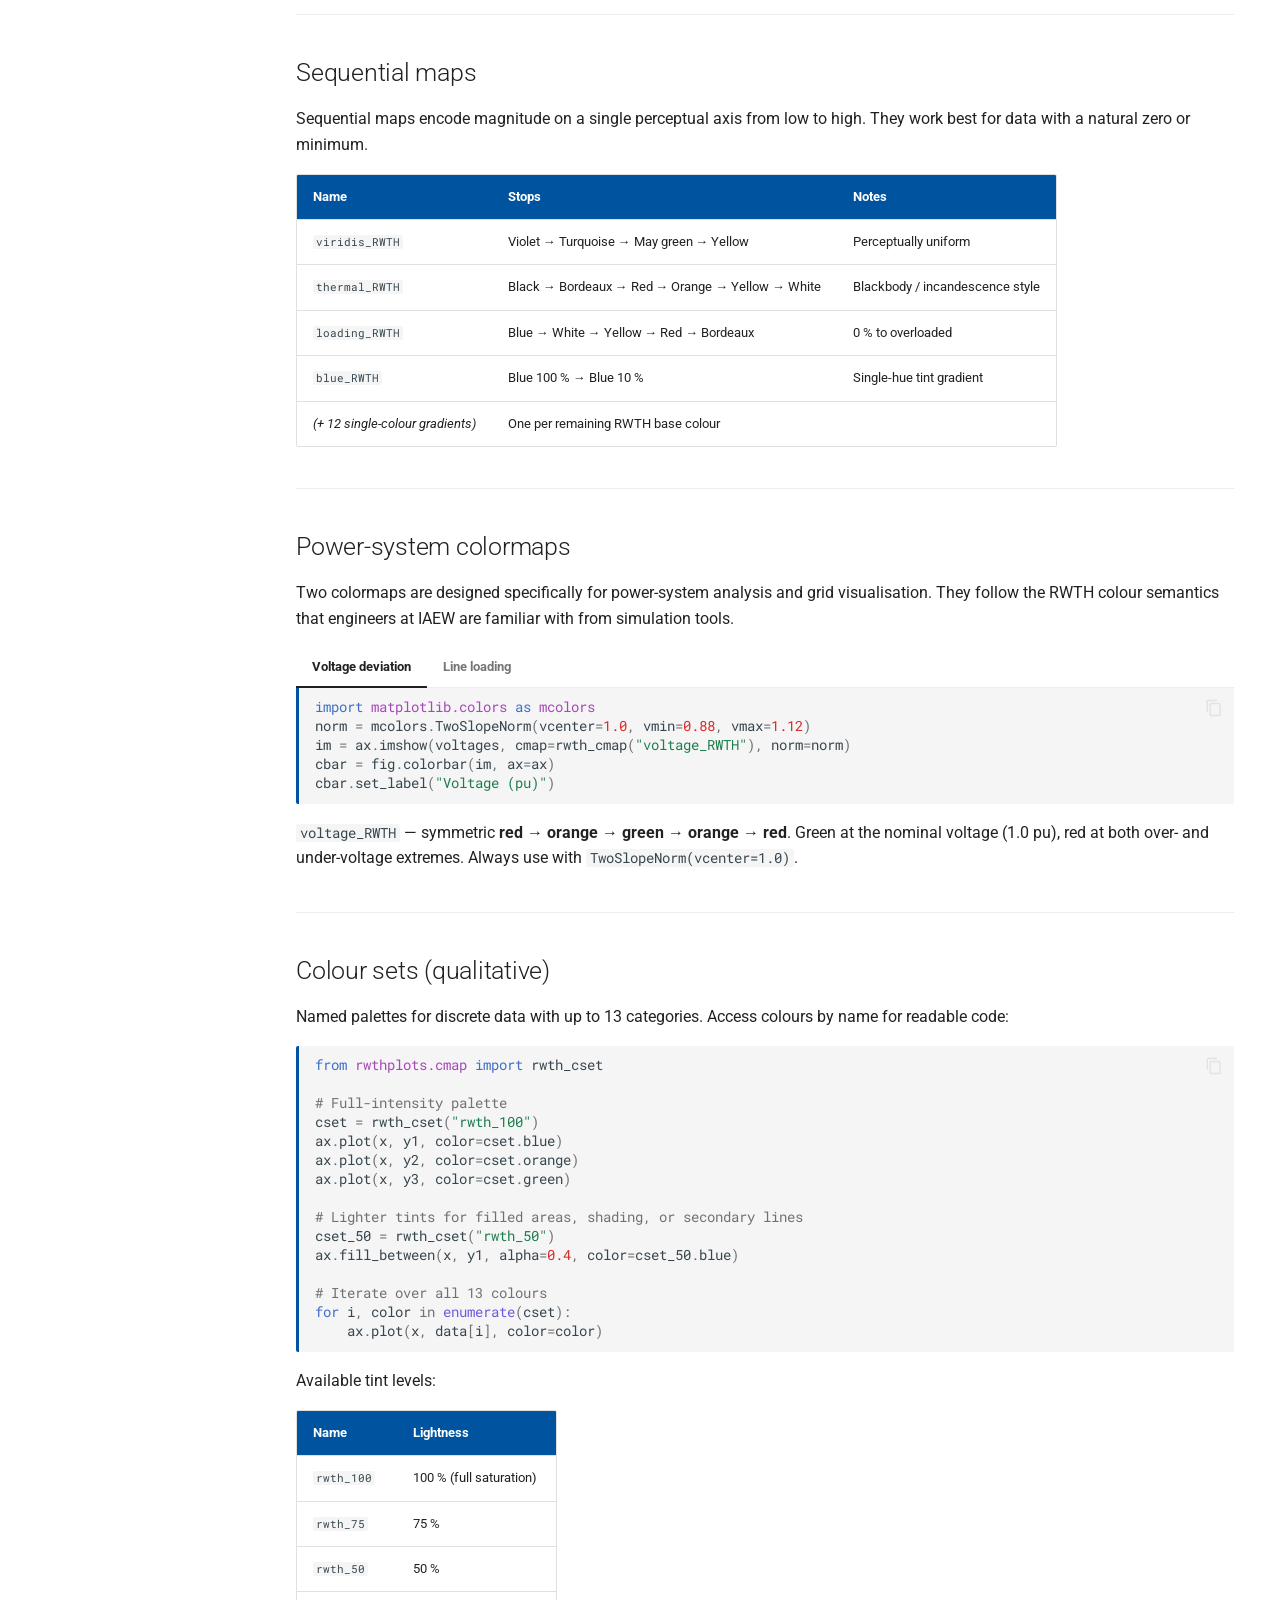
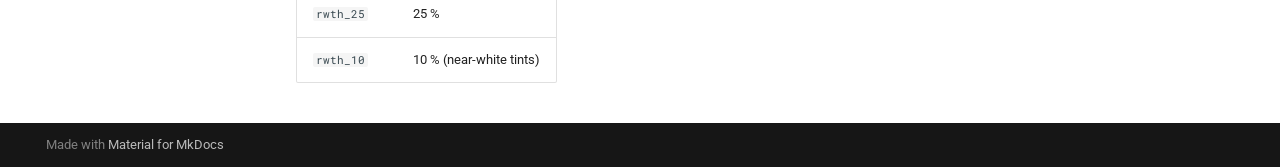
<file: colormaps/index.html>
<!doctype html>
<html lang="en" class="no-js">
  <head>
    
      <meta charset="utf-8">
      <meta name="viewport" content="width=device-width,initial-scale=1">
      
        <meta name="description" content="RWTH Aachen University colours and styles for Matplotlib">
      
      
        <meta name="author" content="Steffen Kortmann">
      
      
        <link rel="canonical" href="https://rwth-iaew.github.io/rwthplots/colormaps/">
      
      
        <link rel="prev" href="../styles/">
      
      
        <link rel="next" href="../api/cmap/">
      
      
        
      
      
      <link rel="icon" href="../images/iaew_logo.svg">
      <meta name="generator" content="mkdocs-1.6.1, mkdocs-material-9.7.7">
    
    
      
        <title>Colormaps - rwthplots</title>
      
    
    
      <link rel="stylesheet" href="../assets/stylesheets/main.ec1eaa64.min.css">
      
        
        <link rel="stylesheet" href="../assets/stylesheets/palette.ab4e12ef.min.css">
      
      


    
    
      
    
    
      
        
        
        <link rel="preconnect" href="https://fonts.gstatic.com" crossorigin>
        <link rel="stylesheet" href="https://fonts.googleapis.com/css?family=Roboto:300,300i,400,400i,700,700i%7CRoboto+Mono:400,400i,700,700i&display=fallback">
        <style>:root{--md-text-font:"Roboto";--md-code-font:"Roboto Mono"}</style>
      
    
    
      <link rel="stylesheet" href="../assets/_mkdocstrings.css">
    
      <link rel="stylesheet" href="../stylesheets/rwth.css">
    
    <script>__md_scope=new URL("..",location),__md_hash=e=>[...e].reduce(((e,_)=>(e<<5)-e+_.charCodeAt(0)),0),__md_get=(e,_=localStorage,t=__md_scope)=>JSON.parse(_.getItem(t.pathname+"."+e)),__md_set=(e,_,t=localStorage,a=__md_scope)=>{try{t.setItem(a.pathname+"."+e,JSON.stringify(_))}catch(e){}}</script>
    
      

    
    
  </head>
  
  
    
    
      
    
    
    
    
    <body dir="ltr" data-md-color-scheme="default" data-md-color-primary="custom" data-md-color-accent="custom">
  
    
    <input class="md-toggle" data-md-toggle="drawer" type="checkbox" id="__drawer" autocomplete="off">
    <input class="md-toggle" data-md-toggle="search" type="checkbox" id="__search" autocomplete="off">
    <label class="md-overlay" for="__drawer"></label>
    <div data-md-component="skip">
      
        
        <a href="#colormaps" class="md-skip">
          Skip to content
        </a>
      
    </div>
    <div data-md-component="announce">
      
    </div>
    
    
      

  

<header class="md-header md-header--shadow md-header--lifted" data-md-component="header">
  <nav class="md-header__inner md-grid" aria-label="Header">
    <a href=".." title="rwthplots" class="md-header__button md-logo" aria-label="rwthplots" data-md-component="logo">
      
  <img src="../images/iaew_logo.svg" alt="logo">

    </a>
    <label class="md-header__button md-icon" for="__drawer">
      
      <svg xmlns="http://www.w3.org/2000/svg" viewBox="0 0 24 24"><path d="M3 6h18v2H3zm0 5h18v2H3zm0 5h18v2H3z"/></svg>
    </label>
    <div class="md-header__title" data-md-component="header-title">
      <div class="md-header__ellipsis">
        <div class="md-header__topic">
          <span class="md-ellipsis">
            rwthplots
          </span>
        </div>
        <div class="md-header__topic" data-md-component="header-topic">
          <span class="md-ellipsis">
            
              Colormaps
            
          </span>
        </div>
      </div>
    </div>
    
      
        <form class="md-header__option" data-md-component="palette">
  
    
    
    
    <input class="md-option" data-md-color-media="" data-md-color-scheme="default" data-md-color-primary="custom" data-md-color-accent="custom"  aria-label="Switch to dark mode"  type="radio" name="__palette" id="__palette_0">
    
      <label class="md-header__button md-icon" title="Switch to dark mode" for="__palette_1" hidden>
        <svg xmlns="http://www.w3.org/2000/svg" viewBox="0 0 24 24"><path d="M12 8a4 4 0 0 0-4 4 4 4 0 0 0 4 4 4 4 0 0 0 4-4 4 4 0 0 0-4-4m0 10a6 6 0 0 1-6-6 6 6 0 0 1 6-6 6 6 0 0 1 6 6 6 6 0 0 1-6 6m8-9.31V4h-4.69L12 .69 8.69 4H4v4.69L.69 12 4 15.31V20h4.69L12 23.31 15.31 20H20v-4.69L23.31 12z"/></svg>
      </label>
    
  
    
    
    
    <input class="md-option" data-md-color-media="" data-md-color-scheme="slate" data-md-color-primary="custom" data-md-color-accent="custom"  aria-label="Switch to light mode"  type="radio" name="__palette" id="__palette_1">
    
      <label class="md-header__button md-icon" title="Switch to light mode" for="__palette_0" hidden>
        <svg xmlns="http://www.w3.org/2000/svg" viewBox="0 0 24 24"><path d="M12 18c-.89 0-1.74-.2-2.5-.55C11.56 16.5 13 14.42 13 12s-1.44-4.5-3.5-5.45C10.26 6.2 11.11 6 12 6a6 6 0 0 1 6 6 6 6 0 0 1-6 6m8-9.31V4h-4.69L12 .69 8.69 4H4v4.69L.69 12 4 15.31V20h4.69L12 23.31 15.31 20H20v-4.69L23.31 12z"/></svg>
      </label>
    
  
</form>
      
    
    
      <script>var palette=__md_get("__palette");if(palette&&palette.color){if("(prefers-color-scheme)"===palette.color.media){var media=matchMedia("(prefers-color-scheme: light)"),input=document.querySelector(media.matches?"[data-md-color-media='(prefers-color-scheme: light)']":"[data-md-color-media='(prefers-color-scheme: dark)']");palette.color.media=input.getAttribute("data-md-color-media"),palette.color.scheme=input.getAttribute("data-md-color-scheme"),palette.color.primary=input.getAttribute("data-md-color-primary"),palette.color.accent=input.getAttribute("data-md-color-accent")}for(var[key,value]of Object.entries(palette.color))document.body.setAttribute("data-md-color-"+key,value)}</script>
    
    
    
      
      
        <label class="md-header__button md-icon" for="__search">
          
          <svg xmlns="http://www.w3.org/2000/svg" viewBox="0 0 24 24"><path d="M9.5 3A6.5 6.5 0 0 1 16 9.5c0 1.61-.59 3.09-1.56 4.23l.27.27h.79l5 5-1.5 1.5-5-5v-.79l-.27-.27A6.52 6.52 0 0 1 9.5 16 6.5 6.5 0 0 1 3 9.5 6.5 6.5 0 0 1 9.5 3m0 2C7 5 5 7 5 9.5S7 14 9.5 14 14 12 14 9.5 12 5 9.5 5"/></svg>
        </label>
        <div class="md-search" data-md-component="search" role="dialog">
  <label class="md-search__overlay" for="__search"></label>
  <div class="md-search__inner" role="search">
    <form class="md-search__form" name="search">
      <input type="text" class="md-search__input" name="query" aria-label="Search" placeholder="Search" autocapitalize="off" autocorrect="off" autocomplete="off" spellcheck="false" data-md-component="search-query" required>
      <label class="md-search__icon md-icon" for="__search">
        
        <svg xmlns="http://www.w3.org/2000/svg" viewBox="0 0 24 24"><path d="M9.5 3A6.5 6.5 0 0 1 16 9.5c0 1.61-.59 3.09-1.56 4.23l.27.27h.79l5 5-1.5 1.5-5-5v-.79l-.27-.27A6.52 6.52 0 0 1 9.5 16 6.5 6.5 0 0 1 3 9.5 6.5 6.5 0 0 1 9.5 3m0 2C7 5 5 7 5 9.5S7 14 9.5 14 14 12 14 9.5 12 5 9.5 5"/></svg>
        
        <svg xmlns="http://www.w3.org/2000/svg" viewBox="0 0 24 24"><path d="M20 11v2H8l5.5 5.5-1.42 1.42L4.16 12l7.92-7.92L13.5 5.5 8 11z"/></svg>
      </label>
      <nav class="md-search__options" aria-label="Search">
        
        <button type="reset" class="md-search__icon md-icon" title="Clear" aria-label="Clear" tabindex="-1">
          
          <svg xmlns="http://www.w3.org/2000/svg" viewBox="0 0 24 24"><path d="M19 6.41 17.59 5 12 10.59 6.41 5 5 6.41 10.59 12 5 17.59 6.41 19 12 13.41 17.59 19 19 17.59 13.41 12z"/></svg>
        </button>
      </nav>
      
        <div class="md-search__suggest" data-md-component="search-suggest"></div>
      
    </form>
    <div class="md-search__output">
      <div class="md-search__scrollwrap" tabindex="0" data-md-scrollfix>
        <div class="md-search-result" data-md-component="search-result">
          <div class="md-search-result__meta">
            Initializing search
          </div>
          <ol class="md-search-result__list" role="presentation"></ol>
        </div>
      </div>
    </div>
  </div>
</div>
      
    
    
      <div class="md-header__source">
        <a href="https://github.com/RWTH-IAEW/rwthplots" title="Go to repository" class="md-source" data-md-component="source">
  <div class="md-source__icon md-icon">
    
    <svg xmlns="http://www.w3.org/2000/svg" viewBox="0 0 448 512"><!--! Font Awesome Free 7.1.0 by @fontawesome - https://fontawesome.com License - https://fontawesome.com/license/free (Icons: CC BY 4.0, Fonts: SIL OFL 1.1, Code: MIT License) Copyright 2025 Fonticons, Inc.--><path d="M439.6 236.1 244 40.5c-5.4-5.5-12.8-8.5-20.4-8.5s-15 3-20.4 8.4L162.5 81l51.5 51.5c27.1-9.1 52.7 16.8 43.4 43.7l49.7 49.7c34.2-11.8 61.2 31 35.5 56.7-26.5 26.5-70.2-2.9-56-37.3L240.3 199v121.9c25.3 12.5 22.3 41.8 9.1 55-6.4 6.4-15.2 10.1-24.3 10.1s-17.8-3.6-24.3-10.1c-17.6-17.6-11.1-46.9 11.2-56v-123c-20.8-8.5-24.6-30.7-18.6-45L142.6 101 8.5 235.1C3 240.6 0 247.9 0 255.5s3 15 8.5 20.4l195.6 195.7c5.4 5.4 12.7 8.4 20.4 8.4s15-3 20.4-8.4l194.7-194.7c5.4-5.4 8.4-12.8 8.4-20.4s-3-15-8.4-20.4"/></svg>
  </div>
  <div class="md-source__repository">
    RWTH-IAEW/rwthplots
  </div>
</a>
      </div>
    
  </nav>
  
    
      
<nav class="md-tabs" aria-label="Tabs" data-md-component="tabs">
  <div class="md-grid">
    <ul class="md-tabs__list">
      
        
  
  
  
  
    <li class="md-tabs__item">
      <a href=".." class="md-tabs__link">
        
  
  
    
  
  Home

      </a>
    </li>
  

      
        
  
  
  
  
    <li class="md-tabs__item">
      <a href="../installation/" class="md-tabs__link">
        
  
  
    
  
  Installation

      </a>
    </li>
  

      
        
  
  
  
  
    <li class="md-tabs__item">
      <a href="../quickstart/" class="md-tabs__link">
        
  
  
    
  
  Quick Start

      </a>
    </li>
  

      
        
  
  
  
  
    
    
      <li class="md-tabs__item">
        <a href="../styles/" class="md-tabs__link">
          
  
  
  Style Sheets

        </a>
      </li>
    
  

      
        
  
  
  
    
  
  
    <li class="md-tabs__item md-tabs__item--active">
      <a href="./" class="md-tabs__link">
        
  
  
    
  
  Colormaps

      </a>
    </li>
  

      
        
  
  
  
  
    
    
      <li class="md-tabs__item">
        <a href="../api/cmap/" class="md-tabs__link">
          
  
  
  API Reference

        </a>
      </li>
    
  

      
        
  
  
  
  
    <li class="md-tabs__item">
      <a href="../examples/" class="md-tabs__link">
        
  
  
    
  
  Examples

      </a>
    </li>
  

      
        
  
  
  
  
    <li class="md-tabs__item">
      <a href="../changelog/" class="md-tabs__link">
        
  
  
    
  
  Changelog

      </a>
    </li>
  

      
    </ul>
  </div>
</nav>
    
  
</header>
    
    <div class="md-container" data-md-component="container">
      
      
        
      
      <main class="md-main" data-md-component="main">
        <div class="md-main__inner md-grid">
          
            
              
              <div class="md-sidebar md-sidebar--primary" data-md-component="sidebar" data-md-type="navigation" >
                <div class="md-sidebar__scrollwrap">
                  <div class="md-sidebar__inner">
                    


  


  

<nav class="md-nav md-nav--primary md-nav--lifted md-nav--integrated" aria-label="Navigation" data-md-level="0">
  <label class="md-nav__title" for="__drawer">
    <a href=".." title="rwthplots" class="md-nav__button md-logo" aria-label="rwthplots" data-md-component="logo">
      
  <img src="../images/iaew_logo.svg" alt="logo">

    </a>
    rwthplots
  </label>
  
    <div class="md-nav__source">
      <a href="https://github.com/RWTH-IAEW/rwthplots" title="Go to repository" class="md-source" data-md-component="source">
  <div class="md-source__icon md-icon">
    
    <svg xmlns="http://www.w3.org/2000/svg" viewBox="0 0 448 512"><!--! Font Awesome Free 7.1.0 by @fontawesome - https://fontawesome.com License - https://fontawesome.com/license/free (Icons: CC BY 4.0, Fonts: SIL OFL 1.1, Code: MIT License) Copyright 2025 Fonticons, Inc.--><path d="M439.6 236.1 244 40.5c-5.4-5.5-12.8-8.5-20.4-8.5s-15 3-20.4 8.4L162.5 81l51.5 51.5c27.1-9.1 52.7 16.8 43.4 43.7l49.7 49.7c34.2-11.8 61.2 31 35.5 56.7-26.5 26.5-70.2-2.9-56-37.3L240.3 199v121.9c25.3 12.5 22.3 41.8 9.1 55-6.4 6.4-15.2 10.1-24.3 10.1s-17.8-3.6-24.3-10.1c-17.6-17.6-11.1-46.9 11.2-56v-123c-20.8-8.5-24.6-30.7-18.6-45L142.6 101 8.5 235.1C3 240.6 0 247.9 0 255.5s3 15 8.5 20.4l195.6 195.7c5.4 5.4 12.7 8.4 20.4 8.4s15-3 20.4-8.4l194.7-194.7c5.4-5.4 8.4-12.8 8.4-20.4s-3-15-8.4-20.4"/></svg>
  </div>
  <div class="md-source__repository">
    RWTH-IAEW/rwthplots
  </div>
</a>
    </div>
  
  <ul class="md-nav__list" data-md-scrollfix>
    
      
      
  
  
  
  
    <li class="md-nav__item">
      <a href=".." class="md-nav__link">
        
  
  
  <span class="md-ellipsis">
    
  
    Home
  

    
  </span>
  
  

      </a>
    </li>
  

    
      
      
  
  
  
  
    <li class="md-nav__item">
      <a href="../installation/" class="md-nav__link">
        
  
  
  <span class="md-ellipsis">
    
  
    Installation
  

    
  </span>
  
  

      </a>
    </li>
  

    
      
      
  
  
  
  
    <li class="md-nav__item">
      <a href="../quickstart/" class="md-nav__link">
        
  
  
  <span class="md-ellipsis">
    
  
    Quick Start
  

    
  </span>
  
  

      </a>
    </li>
  

    
      
      
  
  
  
  
    
    
    
    
      
      
        
      
    
    
    <li class="md-nav__item md-nav__item--nested">
      
        
        
          
        
        <input class="md-nav__toggle md-toggle md-toggle--indeterminate" type="checkbox" id="__nav_4" >
        
          
          <label class="md-nav__link" for="__nav_4" id="__nav_4_label" tabindex="0">
            
  
  
  <span class="md-ellipsis">
    
  
    Style Sheets
  

    
  </span>
  
  

            <span class="md-nav__icon md-icon"></span>
          </label>
        
        <nav class="md-nav" data-md-level="1" aria-labelledby="__nav_4_label" aria-expanded="false">
          <label class="md-nav__title" for="__nav_4">
            <span class="md-nav__icon md-icon"></span>
            
  
    Style Sheets
  

          </label>
          <ul class="md-nav__list" data-md-scrollfix>
            
              
                
  
  
  
  
    <li class="md-nav__item">
      <a href="../styles/" class="md-nav__link">
        
  
  
  <span class="md-ellipsis">
    
  
    Overview
  

    
  </span>
  
  

      </a>
    </li>
  

              
            
          </ul>
        </nav>
      
    </li>
  

    
      
      
  
  
    
  
  
  
    <li class="md-nav__item md-nav__item--active">
      
      <input class="md-nav__toggle md-toggle" type="checkbox" id="__toc">
      
      
        
      
      
        <label class="md-nav__link md-nav__link--active" for="__toc">
          
  
  
  <span class="md-ellipsis">
    
  
    Colormaps
  

    
  </span>
  
  

          <span class="md-nav__icon md-icon"></span>
        </label>
      
      <a href="./" class="md-nav__link md-nav__link--active">
        
  
  
  <span class="md-ellipsis">
    
  
    Colormaps
  

    
  </span>
  
  

      </a>
      
        

<nav class="md-nav md-nav--secondary" aria-label="Table of contents">
  
  
  
    
  
  
    <label class="md-nav__title" for="__toc">
      <span class="md-nav__icon md-icon"></span>
      Table of contents
    </label>
    <ul class="md-nav__list" data-md-component="toc" data-md-scrollfix>
      
        <li class="md-nav__item">
  <a href="#choosing-the-right-colormap" class="md-nav__link">
    <span class="md-ellipsis">
      
        Choosing the right colormap
      
    </span>
  </a>
  
</li>
      
        <li class="md-nav__item">
  <a href="#using-colormaps" class="md-nav__link">
    <span class="md-ellipsis">
      
        Using colormaps
      
    </span>
  </a>
  
</li>
      
        <li class="md-nav__item">
  <a href="#discrete-maps" class="md-nav__link">
    <span class="md-ellipsis">
      
        Discrete maps
      
    </span>
  </a>
  
    <nav class="md-nav" aria-label="Discrete maps">
      <ul class="md-nav__list">
        
          <li class="md-nav__item">
  <a href="#extended_rwth_discrete" class="md-nav__link">
    <span class="md-ellipsis">
      
        extended_RWTH_discrete
      
    </span>
  </a>
  
</li>
        
          <li class="md-nav__item">
  <a href="#continuous_rwth_discrete" class="md-nav__link">
    <span class="md-ellipsis">
      
        continuous_RWTH_discrete
      
    </span>
  </a>
  
</li>
        
      </ul>
    </nav>
  
</li>
      
        <li class="md-nav__item">
  <a href="#diverging-maps" class="md-nav__link">
    <span class="md-ellipsis">
      
        Diverging maps
      
    </span>
  </a>
  
</li>
      
        <li class="md-nav__item">
  <a href="#sequential-maps" class="md-nav__link">
    <span class="md-ellipsis">
      
        Sequential maps
      
    </span>
  </a>
  
</li>
      
        <li class="md-nav__item">
  <a href="#power-system-colormaps" class="md-nav__link">
    <span class="md-ellipsis">
      
        Power-system colormaps
      
    </span>
  </a>
  
</li>
      
        <li class="md-nav__item">
  <a href="#colour-sets-qualitative" class="md-nav__link">
    <span class="md-ellipsis">
      
        Colour sets (qualitative)
      
    </span>
  </a>
  
</li>
      
    </ul>
  
</nav>
      
    </li>
  

    
      
      
  
  
  
  
    
    
    
    
      
      
        
      
    
    
    <li class="md-nav__item md-nav__item--nested">
      
        
        
          
        
        <input class="md-nav__toggle md-toggle md-toggle--indeterminate" type="checkbox" id="__nav_6" >
        
          
          <label class="md-nav__link" for="__nav_6" id="__nav_6_label" tabindex="0">
            
  
  
  <span class="md-ellipsis">
    
  
    API Reference
  

    
  </span>
  
  

            <span class="md-nav__icon md-icon"></span>
          </label>
        
        <nav class="md-nav" data-md-level="1" aria-labelledby="__nav_6_label" aria-expanded="false">
          <label class="md-nav__title" for="__nav_6">
            <span class="md-nav__icon md-icon"></span>
            
  
    API Reference
  

          </label>
          <ul class="md-nav__list" data-md-scrollfix>
            
              
                
  
  
  
  
    <li class="md-nav__item">
      <a href="../api/cmap/" class="md-nav__link">
        
  
  
  <span class="md-ellipsis">
    
  
    Colormaps
  

    
  </span>
  
  

      </a>
    </li>
  

              
            
              
                
  
  
  
  
    <li class="md-nav__item">
      <a href="../api/formatter/" class="md-nav__link">
        
  
  
  <span class="md-ellipsis">
    
  
    Formatter
  

    
  </span>
  
  

      </a>
    </li>
  

              
            
              
                
  
  
  
  
    <li class="md-nav__item">
      <a href="../api/utils/" class="md-nav__link">
        
  
  
  <span class="md-ellipsis">
    
  
    Utilities
  

    
  </span>
  
  

      </a>
    </li>
  

              
            
          </ul>
        </nav>
      
    </li>
  

    
      
      
  
  
  
  
    <li class="md-nav__item">
      <a href="../examples/" class="md-nav__link">
        
  
  
  <span class="md-ellipsis">
    
  
    Examples
  

    
  </span>
  
  

      </a>
    </li>
  

    
      
      
  
  
  
  
    <li class="md-nav__item">
      <a href="../changelog/" class="md-nav__link">
        
  
  
  <span class="md-ellipsis">
    
  
    Changelog
  

    
  </span>
  
  

      </a>
    </li>
  

    
  </ul>
</nav>
                  </div>
                </div>
              </div>
            
            
          
          
            <div class="md-content" data-md-component="content">
              
              <article class="md-content__inner md-typeset">
                
                  


  
  


<h1 id="colormaps">Colormaps<a class="headerlink" href="#colormaps" title="Permanent link">&para;</a></h1>
<p>38 colormaps are registered with Matplotlib automatically on <code>import rwthplots</code>.
Every map is also available in a reversed variant by appending <code>_r</code>
(e.g. <code>loading_RWTH_r</code>), following the standard Matplotlib convention.
All are accessible via <code>plt.set_cmap()</code>, <code>plt.get_cmap()</code>, or the
<a class="autorefs autorefs-internal" title="            rwthplots.cmap.rwth_cmap" href="../api/cmap/#rwthplots.cmap.rwth_cmap"><code>rwth_cmap()</code></a> factory.</p>
<p><img alt="Colormaps overview" src="../images/colormaps.png" /></p>
<hr />
<h2 id="choosing-the-right-colormap">Choosing the right colormap<a class="headerlink" href="#choosing-the-right-colormap" title="Permanent link">&para;</a></h2>
<table>
<thead>
<tr>
<th>Data type</th>
<th>Recommended map</th>
</tr>
</thead>
<tbody>
<tr>
<td>Qualitative / categorical</td>
<td><code>extended_RWTH_discrete</code> with <code>lut=N</code></td>
</tr>
<tr>
<td>Ordered / ranked categories</td>
<td><code>continuous_RWTH_discrete</code></td>
</tr>
<tr>
<td>Symmetric diverging (e.g. anomalies)</td>
<td><code>divergent_RWTH</code>, <code>divergent_bm_RWTH</code>, <code>divergent_gy_RWTH</code></td>
</tr>
<tr>
<td>Strictly positive sequential</td>
<td><code>viridis_RWTH</code>, <code>thermal_RWTH</code></td>
</tr>
<tr>
<td>Single-hue gradient</td>
<td>any <code>&lt;colour&gt;_RWTH</code> (e.g. <code>blue_RWTH</code>)</td>
</tr>
<tr>
<td>Voltage deviation</td>
<td><code>voltage_RWTH</code></td>
</tr>
<tr>
<td>Line / transformer loading</td>
<td><code>loading_RWTH</code></td>
</tr>
</tbody>
</table>
<div class="admonition note">
<p class="admonition-title">Perceptual uniformity</p>
<p><code>viridis_RWTH</code> is designed for perceptual uniformity — lightness increases
monotonically from violet to yellow, making it suitable for print, screen,
and greyscale reproduction.  For non-uniform maps (e.g. <code>thermal_RWTH</code>) the
lightness path is non-monotonic, which can mislead magnitude judgements.</p>
</div>
<hr />
<h2 id="using-colormaps">Using colormaps<a class="headerlink" href="#using-colormaps" title="Permanent link">&para;</a></h2>
<div class="highlight"><pre><span></span><code><a id="__codelineno-0-1" name="__codelineno-0-1" href="#__codelineno-0-1"></a><span class="kn">import</span><span class="w"> </span><span class="nn">matplotlib.pyplot</span><span class="w"> </span><span class="k">as</span><span class="w"> </span><span class="nn">plt</span>
<a id="__codelineno-0-2" name="__codelineno-0-2" href="#__codelineno-0-2"></a><span class="kn">from</span><span class="w"> </span><span class="nn">rwthplots.cmap</span><span class="w"> </span><span class="kn">import</span> <span class="n">rwth_cmap</span>
<a id="__codelineno-0-3" name="__codelineno-0-3" href="#__codelineno-0-3"></a>
<a id="__codelineno-0-4" name="__codelineno-0-4" href="#__codelineno-0-4"></a><span class="c1"># Standard Matplotlib interface (registered on import)</span>
<a id="__codelineno-0-5" name="__codelineno-0-5" href="#__codelineno-0-5"></a><span class="n">plt</span><span class="o">.</span><span class="n">set_cmap</span><span class="p">(</span><span class="s2">"divergent_RWTH"</span><span class="p">)</span>
<a id="__codelineno-0-6" name="__codelineno-0-6" href="#__codelineno-0-6"></a><span class="n">ax</span><span class="o">.</span><span class="n">imshow</span><span class="p">(</span><span class="n">data</span><span class="p">,</span> <span class="n">cmap</span><span class="o">=</span><span class="s2">"loading_RWTH"</span><span class="p">)</span>
<a id="__codelineno-0-7" name="__codelineno-0-7" href="#__codelineno-0-7"></a>
<a id="__codelineno-0-8" name="__codelineno-0-8" href="#__codelineno-0-8"></a><span class="c1"># Factory — returns a LinearSegmentedColormap object</span>
<a id="__codelineno-0-9" name="__codelineno-0-9" href="#__codelineno-0-9"></a><span class="n">cmap</span> <span class="o">=</span> <span class="n">rwth_cmap</span><span class="p">(</span><span class="s2">"extended_RWTH_discrete"</span><span class="p">,</span> <span class="n">lut</span><span class="o">=</span><span class="mi">6</span><span class="p">)</span>
<a id="__codelineno-0-10" name="__codelineno-0-10" href="#__codelineno-0-10"></a>
<a id="__codelineno-0-11" name="__codelineno-0-11" href="#__codelineno-0-11"></a><span class="c1"># List all registered names</span>
<a id="__codelineno-0-12" name="__codelineno-0-12" href="#__codelineno-0-12"></a><span class="nb">print</span><span class="p">(</span><span class="n">rwth_cmap</span><span class="p">())</span>
</code></pre></div>
<hr />
<h2 id="discrete-maps">Discrete maps<a class="headerlink" href="#discrete-maps" title="Permanent link">&para;</a></h2>
<p>These maps assign one distinct colour per data category with no interpolation
between steps.</p>
<h3 id="extended_rwth_discrete"><code>extended_RWTH_discrete</code><a class="headerlink" href="#extended_rwth_discrete" title="Permanent link">&para;</a></h3>
<p>The full RWTH corporate design palette arranged for maximum pairwise contrast.
Use <code>lut=N</code> to request exactly <em>N</em> colours (1–65):</p>
<div class="highlight"><pre><span></span><code><a id="__codelineno-1-1" name="__codelineno-1-1" href="#__codelineno-1-1"></a><span class="n">cmap</span> <span class="o">=</span> <span class="n">rwth_cmap</span><span class="p">(</span><span class="s2">"extended_RWTH_discrete"</span><span class="p">,</span> <span class="n">lut</span><span class="o">=</span><span class="mi">5</span><span class="p">)</span>
</code></pre></div>
<p>Colour order is chosen so that each successive colour is as perceptually
distinct as possible from the preceding ones — the same greedy strategy used
by <code>pick_colors()</code>.</p>
<h3 id="continuous_rwth_discrete"><code>continuous_RWTH_discrete</code><a class="headerlink" href="#continuous_rwth_discrete" title="Permanent link">&para;</a></h3>
<p>Samples the full 65-colour palette in order, starting from blue and sweeping
continuously through hue.  Useful when you want to encode a large number of
ordered categories.</p>
<hr />
<h2 id="diverging-maps">Diverging maps<a class="headerlink" href="#diverging-maps" title="Permanent link">&para;</a></h2>
<p>Diverging maps have a neutral midpoint (usually white or a light colour) and
two saturated extremes.  Use them when data has a meaningful centre value —
temperature anomalies, deviations from a target, positive/negative quantities.</p>
<p>Always pair diverging maps with a centred normalisation:</p>
<div class="highlight"><pre><span></span><code><a id="__codelineno-2-1" name="__codelineno-2-1" href="#__codelineno-2-1"></a><span class="kn">import</span><span class="w"> </span><span class="nn">matplotlib.colors</span><span class="w"> </span><span class="k">as</span><span class="w"> </span><span class="nn">mcolors</span>
<a id="__codelineno-2-2" name="__codelineno-2-2" href="#__codelineno-2-2"></a>
<a id="__codelineno-2-3" name="__codelineno-2-3" href="#__codelineno-2-3"></a><span class="c1"># Symmetric around 0</span>
<a id="__codelineno-2-4" name="__codelineno-2-4" href="#__codelineno-2-4"></a><span class="n">norm</span> <span class="o">=</span> <span class="n">mcolors</span><span class="o">.</span><span class="n">TwoSlopeNorm</span><span class="p">(</span><span class="n">vcenter</span><span class="o">=</span><span class="mf">0.0</span><span class="p">,</span> <span class="n">vmin</span><span class="o">=-</span><span class="mf">2.0</span><span class="p">,</span> <span class="n">vmax</span><span class="o">=</span><span class="mf">2.0</span><span class="p">)</span>
<a id="__codelineno-2-5" name="__codelineno-2-5" href="#__codelineno-2-5"></a><span class="n">ax</span><span class="o">.</span><span class="n">contourf</span><span class="p">(</span><span class="n">lon</span><span class="p">,</span> <span class="n">lat</span><span class="p">,</span> <span class="n">anomaly</span><span class="p">,</span> <span class="n">cmap</span><span class="o">=</span><span class="s2">"divergent_RWTH"</span><span class="p">,</span> <span class="n">norm</span><span class="o">=</span><span class="n">norm</span><span class="p">)</span>
</code></pre></div>
<table>
<thead>
<tr>
<th>Name</th>
<th>Extremes</th>
<th>Mid</th>
</tr>
</thead>
<tbody>
<tr>
<td><code>divergent_RWTH</code></td>
<td>Blue ↔ Red</td>
<td>Green</td>
</tr>
<tr>
<td><code>divergent_bm_RWTH</code></td>
<td>Blue ↔ Magenta</td>
<td>White</td>
</tr>
<tr>
<td><code>divergent_gy_RWTH</code></td>
<td>Green ↔ Yellow</td>
<td>White</td>
</tr>
<tr>
<td><code>voltage_RWTH</code></td>
<td>Red ↔ Red</td>
<td>Green</td>
</tr>
</tbody>
</table>
<hr />
<h2 id="sequential-maps">Sequential maps<a class="headerlink" href="#sequential-maps" title="Permanent link">&para;</a></h2>
<p>Sequential maps encode magnitude on a single perceptual axis from low to high.
They work best for data with a natural zero or minimum.</p>
<table>
<thead>
<tr>
<th>Name</th>
<th>Stops</th>
<th>Notes</th>
</tr>
</thead>
<tbody>
<tr>
<td><code>viridis_RWTH</code></td>
<td>Violet → Turquoise → May green → Yellow</td>
<td>Perceptually uniform</td>
</tr>
<tr>
<td><code>thermal_RWTH</code></td>
<td>Black → Bordeaux → Red → Orange → Yellow → White</td>
<td>Blackbody / incandescence style</td>
</tr>
<tr>
<td><code>loading_RWTH</code></td>
<td>Blue → White → Yellow → Red → Bordeaux</td>
<td>0 % to overloaded</td>
</tr>
<tr>
<td><code>blue_RWTH</code></td>
<td>Blue 100 % → Blue 10 %</td>
<td>Single-hue tint gradient</td>
</tr>
<tr>
<td><em>(+ 12 single-colour gradients)</em></td>
<td>One per remaining RWTH base colour</td>
<td></td>
</tr>
</tbody>
</table>
<hr />
<h2 id="power-system-colormaps">Power-system colormaps<a class="headerlink" href="#power-system-colormaps" title="Permanent link">&para;</a></h2>
<p>Two colormaps are designed specifically for power-system analysis and grid
visualisation.  They follow the RWTH colour semantics that engineers at IAEW
are familiar with from simulation tools.</p>
<div class="tabbed-set tabbed-alternate" data-tabs="1:2"><input checked="checked" id="__tabbed_1_1" name="__tabbed_1" type="radio" /><input id="__tabbed_1_2" name="__tabbed_1" type="radio" /><div class="tabbed-labels"><label for="__tabbed_1_1">Voltage deviation</label><label for="__tabbed_1_2">Line loading</label></div>
<div class="tabbed-content">
<div class="tabbed-block">
<div class="highlight"><pre><span></span><code><a id="__codelineno-3-1" name="__codelineno-3-1" href="#__codelineno-3-1"></a><span class="kn">import</span><span class="w"> </span><span class="nn">matplotlib.colors</span><span class="w"> </span><span class="k">as</span><span class="w"> </span><span class="nn">mcolors</span>
<a id="__codelineno-3-2" name="__codelineno-3-2" href="#__codelineno-3-2"></a><span class="n">norm</span> <span class="o">=</span> <span class="n">mcolors</span><span class="o">.</span><span class="n">TwoSlopeNorm</span><span class="p">(</span><span class="n">vcenter</span><span class="o">=</span><span class="mf">1.0</span><span class="p">,</span> <span class="n">vmin</span><span class="o">=</span><span class="mf">0.88</span><span class="p">,</span> <span class="n">vmax</span><span class="o">=</span><span class="mf">1.12</span><span class="p">)</span>
<a id="__codelineno-3-3" name="__codelineno-3-3" href="#__codelineno-3-3"></a><span class="n">im</span> <span class="o">=</span> <span class="n">ax</span><span class="o">.</span><span class="n">imshow</span><span class="p">(</span><span class="n">voltages</span><span class="p">,</span> <span class="n">cmap</span><span class="o">=</span><span class="n">rwth_cmap</span><span class="p">(</span><span class="s2">"voltage_RWTH"</span><span class="p">),</span> <span class="n">norm</span><span class="o">=</span><span class="n">norm</span><span class="p">)</span>
<a id="__codelineno-3-4" name="__codelineno-3-4" href="#__codelineno-3-4"></a><span class="n">cbar</span> <span class="o">=</span> <span class="n">fig</span><span class="o">.</span><span class="n">colorbar</span><span class="p">(</span><span class="n">im</span><span class="p">,</span> <span class="n">ax</span><span class="o">=</span><span class="n">ax</span><span class="p">)</span>
<a id="__codelineno-3-5" name="__codelineno-3-5" href="#__codelineno-3-5"></a><span class="n">cbar</span><span class="o">.</span><span class="n">set_label</span><span class="p">(</span><span class="s2">"Voltage (pu)"</span><span class="p">)</span>
</code></pre></div>
<p><code>voltage_RWTH</code> — symmetric <strong>red → orange → green → orange → red</strong>.
Green at the nominal voltage (1.0 pu), red at both over- and under-voltage
extremes.  Always use with <code>TwoSlopeNorm(vcenter=1.0)</code>.</p>
</div>
<div class="tabbed-block">
<div class="highlight"><pre><span></span><code><a id="__codelineno-4-1" name="__codelineno-4-1" href="#__codelineno-4-1"></a><span class="n">cmap</span> <span class="o">=</span> <span class="n">rwth_cmap</span><span class="p">(</span><span class="s2">"loading_RWTH"</span><span class="p">)</span>
<a id="__codelineno-4-2" name="__codelineno-4-2" href="#__codelineno-4-2"></a><span class="n">colors</span> <span class="o">=</span> <span class="p">[</span><span class="n">cmap</span><span class="p">(</span><span class="nb">min</span><span class="p">(</span><span class="n">v</span><span class="p">,</span> <span class="mf">1.0</span><span class="p">))</span> <span class="k">for</span> <span class="n">v</span> <span class="ow">in</span> <span class="n">line_loadings</span><span class="p">]</span>
<a id="__codelineno-4-3" name="__codelineno-4-3" href="#__codelineno-4-3"></a><span class="n">bars</span> <span class="o">=</span> <span class="n">ax</span><span class="o">.</span><span class="n">bar</span><span class="p">(</span><span class="n">labels</span><span class="p">,</span> <span class="n">line_loadings</span> <span class="o">*</span> <span class="mi">100</span><span class="p">,</span> <span class="n">color</span><span class="o">=</span><span class="n">colors</span><span class="p">)</span>
<a id="__codelineno-4-4" name="__codelineno-4-4" href="#__codelineno-4-4"></a><span class="n">ax</span><span class="o">.</span><span class="n">axhline</span><span class="p">(</span><span class="mi">100</span><span class="p">,</span> <span class="n">color</span><span class="o">=</span><span class="s2">"#CC071E"</span><span class="p">,</span> <span class="n">linewidth</span><span class="o">=</span><span class="mi">1</span><span class="p">,</span> <span class="n">linestyle</span><span class="o">=</span><span class="s2">"--"</span><span class="p">)</span>
</code></pre></div>
<p><code>loading_RWTH</code> — <strong>blue → white → yellow → red → bordeaux</strong>.
Blue for unloaded lines, bordeaux for overloaded.  Map values to [0, 1]
where 1.0 = 100 % loading; clip above 1.0 to bordeaux.</p>
</div>
</div>
</div>
<hr />
<h2 id="colour-sets-qualitative">Colour sets (qualitative)<a class="headerlink" href="#colour-sets-qualitative" title="Permanent link">&para;</a></h2>
<p>Named palettes for discrete data with up to 13 categories.  Access colours by
name for readable code:</p>
<div class="highlight"><pre><span></span><code><a id="__codelineno-5-1" name="__codelineno-5-1" href="#__codelineno-5-1"></a><span class="kn">from</span><span class="w"> </span><span class="nn">rwthplots.cmap</span><span class="w"> </span><span class="kn">import</span> <span class="n">rwth_cset</span>
<a id="__codelineno-5-2" name="__codelineno-5-2" href="#__codelineno-5-2"></a>
<a id="__codelineno-5-3" name="__codelineno-5-3" href="#__codelineno-5-3"></a><span class="c1"># Full-intensity palette</span>
<a id="__codelineno-5-4" name="__codelineno-5-4" href="#__codelineno-5-4"></a><span class="n">cset</span> <span class="o">=</span> <span class="n">rwth_cset</span><span class="p">(</span><span class="s2">"rwth_100"</span><span class="p">)</span>
<a id="__codelineno-5-5" name="__codelineno-5-5" href="#__codelineno-5-5"></a><span class="n">ax</span><span class="o">.</span><span class="n">plot</span><span class="p">(</span><span class="n">x</span><span class="p">,</span> <span class="n">y1</span><span class="p">,</span> <span class="n">color</span><span class="o">=</span><span class="n">cset</span><span class="o">.</span><span class="n">blue</span><span class="p">)</span>
<a id="__codelineno-5-6" name="__codelineno-5-6" href="#__codelineno-5-6"></a><span class="n">ax</span><span class="o">.</span><span class="n">plot</span><span class="p">(</span><span class="n">x</span><span class="p">,</span> <span class="n">y2</span><span class="p">,</span> <span class="n">color</span><span class="o">=</span><span class="n">cset</span><span class="o">.</span><span class="n">orange</span><span class="p">)</span>
<a id="__codelineno-5-7" name="__codelineno-5-7" href="#__codelineno-5-7"></a><span class="n">ax</span><span class="o">.</span><span class="n">plot</span><span class="p">(</span><span class="n">x</span><span class="p">,</span> <span class="n">y3</span><span class="p">,</span> <span class="n">color</span><span class="o">=</span><span class="n">cset</span><span class="o">.</span><span class="n">green</span><span class="p">)</span>
<a id="__codelineno-5-8" name="__codelineno-5-8" href="#__codelineno-5-8"></a>
<a id="__codelineno-5-9" name="__codelineno-5-9" href="#__codelineno-5-9"></a><span class="c1"># Lighter tints for filled areas, shading, or secondary lines</span>
<a id="__codelineno-5-10" name="__codelineno-5-10" href="#__codelineno-5-10"></a><span class="n">cset_50</span> <span class="o">=</span> <span class="n">rwth_cset</span><span class="p">(</span><span class="s2">"rwth_50"</span><span class="p">)</span>
<a id="__codelineno-5-11" name="__codelineno-5-11" href="#__codelineno-5-11"></a><span class="n">ax</span><span class="o">.</span><span class="n">fill_between</span><span class="p">(</span><span class="n">x</span><span class="p">,</span> <span class="n">y1</span><span class="p">,</span> <span class="n">alpha</span><span class="o">=</span><span class="mf">0.4</span><span class="p">,</span> <span class="n">color</span><span class="o">=</span><span class="n">cset_50</span><span class="o">.</span><span class="n">blue</span><span class="p">)</span>
<a id="__codelineno-5-12" name="__codelineno-5-12" href="#__codelineno-5-12"></a>
<a id="__codelineno-5-13" name="__codelineno-5-13" href="#__codelineno-5-13"></a><span class="c1"># Iterate over all 13 colours</span>
<a id="__codelineno-5-14" name="__codelineno-5-14" href="#__codelineno-5-14"></a><span class="k">for</span> <span class="n">i</span><span class="p">,</span> <span class="n">color</span> <span class="ow">in</span> <span class="nb">enumerate</span><span class="p">(</span><span class="n">cset</span><span class="p">):</span>
<a id="__codelineno-5-15" name="__codelineno-5-15" href="#__codelineno-5-15"></a>    <span class="n">ax</span><span class="o">.</span><span class="n">plot</span><span class="p">(</span><span class="n">x</span><span class="p">,</span> <span class="n">data</span><span class="p">[</span><span class="n">i</span><span class="p">],</span> <span class="n">color</span><span class="o">=</span><span class="n">color</span><span class="p">)</span>
</code></pre></div>
<p>Available tint levels:</p>
<table>
<thead>
<tr>
<th>Name</th>
<th>Lightness</th>
</tr>
</thead>
<tbody>
<tr>
<td><code>rwth_100</code></td>
<td>100 % (full saturation)</td>
</tr>
<tr>
<td><code>rwth_75</code></td>
<td>75 %</td>
</tr>
<tr>
<td><code>rwth_50</code></td>
<td>50 %</td>
</tr>
<tr>
<td><code>rwth_25</code></td>
<td>25 %</td>
</tr>
<tr>
<td><code>rwth_10</code></td>
<td>10 % (near-white tints)</td>
</tr>
</tbody>
</table>












                
              </article>
            </div>
          
          
<script>var target=document.getElementById(location.hash.slice(1));target&&target.name&&(target.checked=target.name.startsWith("__tabbed_"))</script>
        </div>
        
          <button type="button" class="md-top md-icon" data-md-component="top" hidden>
  
  <svg xmlns="http://www.w3.org/2000/svg" viewBox="0 0 24 24"><path d="M13 20h-2V8l-5.5 5.5-1.42-1.42L12 4.16l7.92 7.92-1.42 1.42L13 8z"/></svg>
  Back to top
</button>
        
      </main>
      
        <footer class="md-footer">
  
  <div class="md-footer-meta md-typeset">
    <div class="md-footer-meta__inner md-grid">
      <div class="md-copyright">
  
  
    Made with
    <a href="https://squidfunk.github.io/mkdocs-material/" target="_blank" rel="noopener">
      Material for MkDocs
    </a>
  
</div>
      
    </div>
  </div>
</footer>
      
    </div>
    <div class="md-dialog" data-md-component="dialog">
      <div class="md-dialog__inner md-typeset"></div>
    </div>
    
    
    
      
      
      <script id="__config" type="application/json">{"annotate": null, "base": "..", "features": ["navigation.tabs", "navigation.tabs.sticky", "navigation.sections", "navigation.expand", "navigation.top", "search.highlight", "search.suggest", "content.code.copy", "content.code.annotate", "toc.integrate"], "search": "../assets/javascripts/workers/search.2c215733.min.js", "tags": null, "translations": {"clipboard.copied": "Copied to clipboard", "clipboard.copy": "Copy to clipboard", "search.result.more.one": "1 more on this page", "search.result.more.other": "# more on this page", "search.result.none": "No matching documents", "search.result.one": "1 matching document", "search.result.other": "# matching documents", "search.result.placeholder": "Type to start searching", "search.result.term.missing": "Missing", "select.version": "Select version"}, "version": null}</script>
    
    
      <script src="../assets/javascripts/bundle.d7400e89.min.js"></script>
      
    
  </body>
</html>
</file>
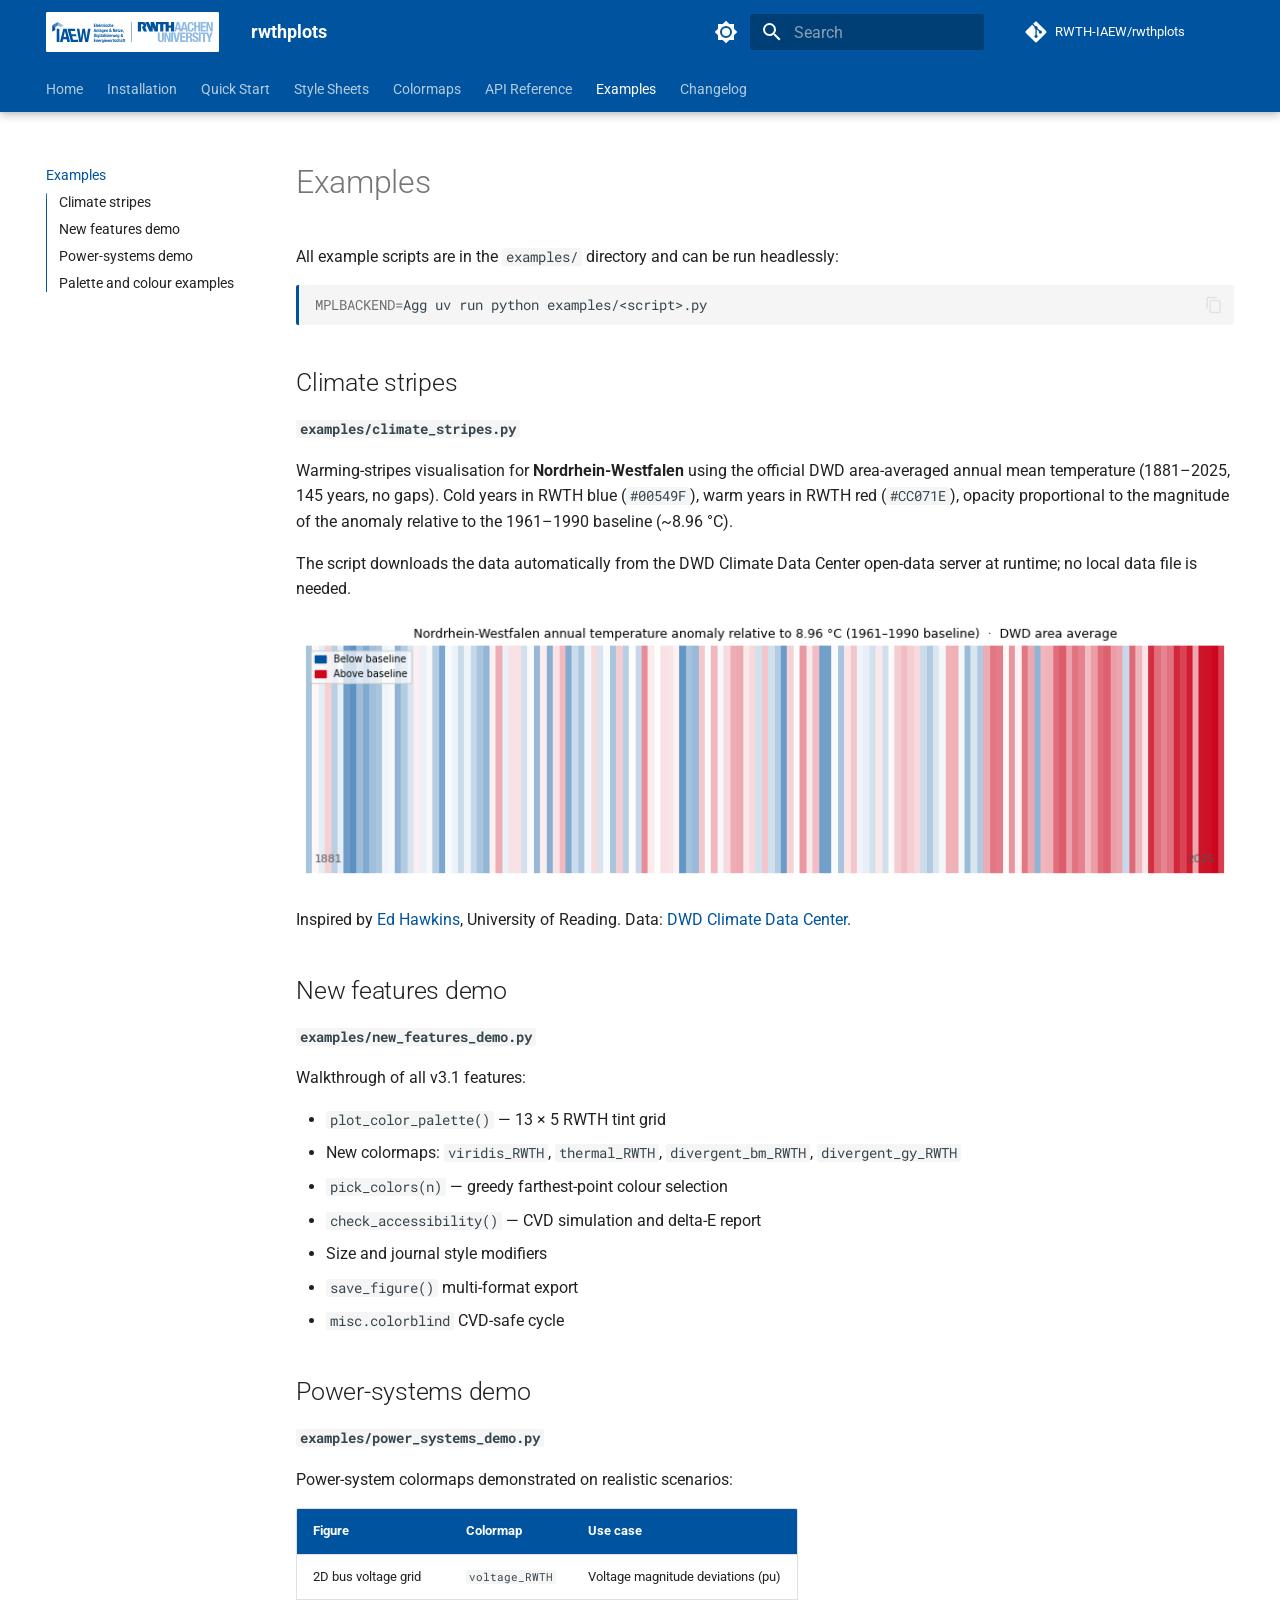
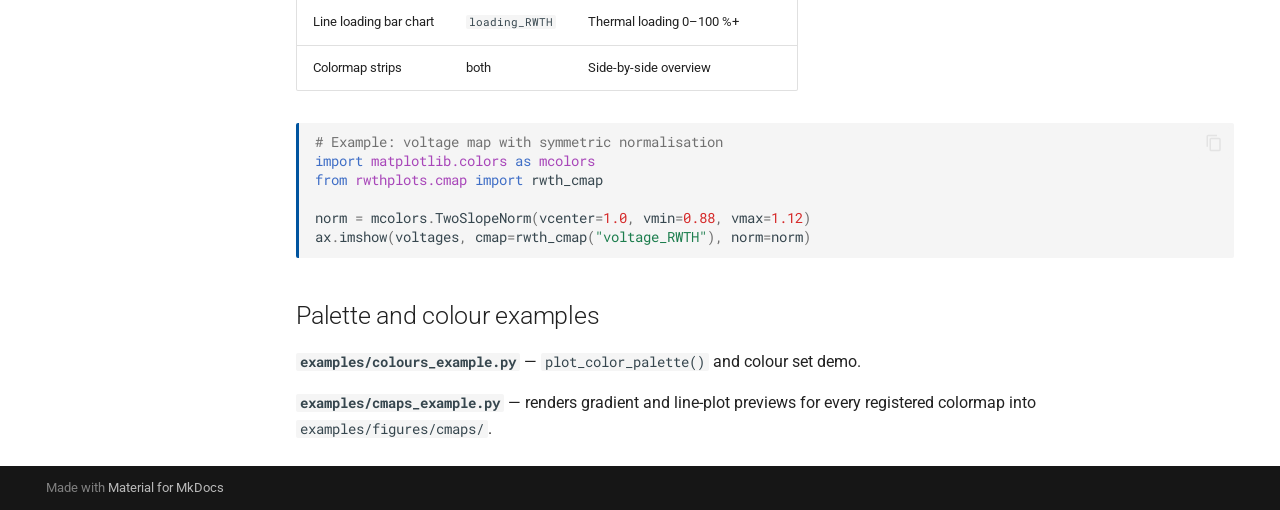
<file: examples/index.html>
<!doctype html>
<html lang="en" class="no-js">
  <head>
    
      <meta charset="utf-8">
      <meta name="viewport" content="width=device-width,initial-scale=1">
      
        <meta name="description" content="RWTH Aachen University colours and styles for Matplotlib">
      
      
        <meta name="author" content="Steffen Kortmann">
      
      
        <link rel="canonical" href="https://rwth-iaew.github.io/rwthplots/examples/">
      
      
        <link rel="prev" href="../api/utils/">
      
      
        <link rel="next" href="../changelog/">
      
      
        
      
      
      <link rel="icon" href="../images/iaew_logo.svg">
      <meta name="generator" content="mkdocs-1.6.1, mkdocs-material-9.7.7">
    
    
      
        <title>Examples - rwthplots</title>
      
    
    
      <link rel="stylesheet" href="../assets/stylesheets/main.ec1eaa64.min.css">
      
        
        <link rel="stylesheet" href="../assets/stylesheets/palette.ab4e12ef.min.css">
      
      


    
    
      
    
    
      
        
        
        <link rel="preconnect" href="https://fonts.gstatic.com" crossorigin>
        <link rel="stylesheet" href="https://fonts.googleapis.com/css?family=Roboto:300,300i,400,400i,700,700i%7CRoboto+Mono:400,400i,700,700i&display=fallback">
        <style>:root{--md-text-font:"Roboto";--md-code-font:"Roboto Mono"}</style>
      
    
    
      <link rel="stylesheet" href="../assets/_mkdocstrings.css">
    
      <link rel="stylesheet" href="../stylesheets/rwth.css">
    
    <script>__md_scope=new URL("..",location),__md_hash=e=>[...e].reduce(((e,_)=>(e<<5)-e+_.charCodeAt(0)),0),__md_get=(e,_=localStorage,t=__md_scope)=>JSON.parse(_.getItem(t.pathname+"."+e)),__md_set=(e,_,t=localStorage,a=__md_scope)=>{try{t.setItem(a.pathname+"."+e,JSON.stringify(_))}catch(e){}}</script>
    
      

    
    
  </head>
  
  
    
    
      
    
    
    
    
    <body dir="ltr" data-md-color-scheme="default" data-md-color-primary="custom" data-md-color-accent="custom">
  
    
    <input class="md-toggle" data-md-toggle="drawer" type="checkbox" id="__drawer" autocomplete="off">
    <input class="md-toggle" data-md-toggle="search" type="checkbox" id="__search" autocomplete="off">
    <label class="md-overlay" for="__drawer"></label>
    <div data-md-component="skip">
      
        
        <a href="#examples" class="md-skip">
          Skip to content
        </a>
      
    </div>
    <div data-md-component="announce">
      
    </div>
    
    
      

  

<header class="md-header md-header--shadow md-header--lifted" data-md-component="header">
  <nav class="md-header__inner md-grid" aria-label="Header">
    <a href=".." title="rwthplots" class="md-header__button md-logo" aria-label="rwthplots" data-md-component="logo">
      
  <img src="../images/iaew_logo.svg" alt="logo">

    </a>
    <label class="md-header__button md-icon" for="__drawer">
      
      <svg xmlns="http://www.w3.org/2000/svg" viewBox="0 0 24 24"><path d="M3 6h18v2H3zm0 5h18v2H3zm0 5h18v2H3z"/></svg>
    </label>
    <div class="md-header__title" data-md-component="header-title">
      <div class="md-header__ellipsis">
        <div class="md-header__topic">
          <span class="md-ellipsis">
            rwthplots
          </span>
        </div>
        <div class="md-header__topic" data-md-component="header-topic">
          <span class="md-ellipsis">
            
              Examples
            
          </span>
        </div>
      </div>
    </div>
    
      
        <form class="md-header__option" data-md-component="palette">
  
    
    
    
    <input class="md-option" data-md-color-media="" data-md-color-scheme="default" data-md-color-primary="custom" data-md-color-accent="custom"  aria-label="Switch to dark mode"  type="radio" name="__palette" id="__palette_0">
    
      <label class="md-header__button md-icon" title="Switch to dark mode" for="__palette_1" hidden>
        <svg xmlns="http://www.w3.org/2000/svg" viewBox="0 0 24 24"><path d="M12 8a4 4 0 0 0-4 4 4 4 0 0 0 4 4 4 4 0 0 0 4-4 4 4 0 0 0-4-4m0 10a6 6 0 0 1-6-6 6 6 0 0 1 6-6 6 6 0 0 1 6 6 6 6 0 0 1-6 6m8-9.31V4h-4.69L12 .69 8.69 4H4v4.69L.69 12 4 15.31V20h4.69L12 23.31 15.31 20H20v-4.69L23.31 12z"/></svg>
      </label>
    
  
    
    
    
    <input class="md-option" data-md-color-media="" data-md-color-scheme="slate" data-md-color-primary="custom" data-md-color-accent="custom"  aria-label="Switch to light mode"  type="radio" name="__palette" id="__palette_1">
    
      <label class="md-header__button md-icon" title="Switch to light mode" for="__palette_0" hidden>
        <svg xmlns="http://www.w3.org/2000/svg" viewBox="0 0 24 24"><path d="M12 18c-.89 0-1.74-.2-2.5-.55C11.56 16.5 13 14.42 13 12s-1.44-4.5-3.5-5.45C10.26 6.2 11.11 6 12 6a6 6 0 0 1 6 6 6 6 0 0 1-6 6m8-9.31V4h-4.69L12 .69 8.69 4H4v4.69L.69 12 4 15.31V20h4.69L12 23.31 15.31 20H20v-4.69L23.31 12z"/></svg>
      </label>
    
  
</form>
      
    
    
      <script>var palette=__md_get("__palette");if(palette&&palette.color){if("(prefers-color-scheme)"===palette.color.media){var media=matchMedia("(prefers-color-scheme: light)"),input=document.querySelector(media.matches?"[data-md-color-media='(prefers-color-scheme: light)']":"[data-md-color-media='(prefers-color-scheme: dark)']");palette.color.media=input.getAttribute("data-md-color-media"),palette.color.scheme=input.getAttribute("data-md-color-scheme"),palette.color.primary=input.getAttribute("data-md-color-primary"),palette.color.accent=input.getAttribute("data-md-color-accent")}for(var[key,value]of Object.entries(palette.color))document.body.setAttribute("data-md-color-"+key,value)}</script>
    
    
    
      
      
        <label class="md-header__button md-icon" for="__search">
          
          <svg xmlns="http://www.w3.org/2000/svg" viewBox="0 0 24 24"><path d="M9.5 3A6.5 6.5 0 0 1 16 9.5c0 1.61-.59 3.09-1.56 4.23l.27.27h.79l5 5-1.5 1.5-5-5v-.79l-.27-.27A6.52 6.52 0 0 1 9.5 16 6.5 6.5 0 0 1 3 9.5 6.5 6.5 0 0 1 9.5 3m0 2C7 5 5 7 5 9.5S7 14 9.5 14 14 12 14 9.5 12 5 9.5 5"/></svg>
        </label>
        <div class="md-search" data-md-component="search" role="dialog">
  <label class="md-search__overlay" for="__search"></label>
  <div class="md-search__inner" role="search">
    <form class="md-search__form" name="search">
      <input type="text" class="md-search__input" name="query" aria-label="Search" placeholder="Search" autocapitalize="off" autocorrect="off" autocomplete="off" spellcheck="false" data-md-component="search-query" required>
      <label class="md-search__icon md-icon" for="__search">
        
        <svg xmlns="http://www.w3.org/2000/svg" viewBox="0 0 24 24"><path d="M9.5 3A6.5 6.5 0 0 1 16 9.5c0 1.61-.59 3.09-1.56 4.23l.27.27h.79l5 5-1.5 1.5-5-5v-.79l-.27-.27A6.52 6.52 0 0 1 9.5 16 6.5 6.5 0 0 1 3 9.5 6.5 6.5 0 0 1 9.5 3m0 2C7 5 5 7 5 9.5S7 14 9.5 14 14 12 14 9.5 12 5 9.5 5"/></svg>
        
        <svg xmlns="http://www.w3.org/2000/svg" viewBox="0 0 24 24"><path d="M20 11v2H8l5.5 5.5-1.42 1.42L4.16 12l7.92-7.92L13.5 5.5 8 11z"/></svg>
      </label>
      <nav class="md-search__options" aria-label="Search">
        
        <button type="reset" class="md-search__icon md-icon" title="Clear" aria-label="Clear" tabindex="-1">
          
          <svg xmlns="http://www.w3.org/2000/svg" viewBox="0 0 24 24"><path d="M19 6.41 17.59 5 12 10.59 6.41 5 5 6.41 10.59 12 5 17.59 6.41 19 12 13.41 17.59 19 19 17.59 13.41 12z"/></svg>
        </button>
      </nav>
      
        <div class="md-search__suggest" data-md-component="search-suggest"></div>
      
    </form>
    <div class="md-search__output">
      <div class="md-search__scrollwrap" tabindex="0" data-md-scrollfix>
        <div class="md-search-result" data-md-component="search-result">
          <div class="md-search-result__meta">
            Initializing search
          </div>
          <ol class="md-search-result__list" role="presentation"></ol>
        </div>
      </div>
    </div>
  </div>
</div>
      
    
    
      <div class="md-header__source">
        <a href="https://github.com/RWTH-IAEW/rwthplots" title="Go to repository" class="md-source" data-md-component="source">
  <div class="md-source__icon md-icon">
    
    <svg xmlns="http://www.w3.org/2000/svg" viewBox="0 0 448 512"><!--! Font Awesome Free 7.1.0 by @fontawesome - https://fontawesome.com License - https://fontawesome.com/license/free (Icons: CC BY 4.0, Fonts: SIL OFL 1.1, Code: MIT License) Copyright 2025 Fonticons, Inc.--><path d="M439.6 236.1 244 40.5c-5.4-5.5-12.8-8.5-20.4-8.5s-15 3-20.4 8.4L162.5 81l51.5 51.5c27.1-9.1 52.7 16.8 43.4 43.7l49.7 49.7c34.2-11.8 61.2 31 35.5 56.7-26.5 26.5-70.2-2.9-56-37.3L240.3 199v121.9c25.3 12.5 22.3 41.8 9.1 55-6.4 6.4-15.2 10.1-24.3 10.1s-17.8-3.6-24.3-10.1c-17.6-17.6-11.1-46.9 11.2-56v-123c-20.8-8.5-24.6-30.7-18.6-45L142.6 101 8.5 235.1C3 240.6 0 247.9 0 255.5s3 15 8.5 20.4l195.6 195.7c5.4 5.4 12.7 8.4 20.4 8.4s15-3 20.4-8.4l194.7-194.7c5.4-5.4 8.4-12.8 8.4-20.4s-3-15-8.4-20.4"/></svg>
  </div>
  <div class="md-source__repository">
    RWTH-IAEW/rwthplots
  </div>
</a>
      </div>
    
  </nav>
  
    
      
<nav class="md-tabs" aria-label="Tabs" data-md-component="tabs">
  <div class="md-grid">
    <ul class="md-tabs__list">
      
        
  
  
  
  
    <li class="md-tabs__item">
      <a href=".." class="md-tabs__link">
        
  
  
    
  
  Home

      </a>
    </li>
  

      
        
  
  
  
  
    <li class="md-tabs__item">
      <a href="../installation/" class="md-tabs__link">
        
  
  
    
  
  Installation

      </a>
    </li>
  

      
        
  
  
  
  
    <li class="md-tabs__item">
      <a href="../quickstart/" class="md-tabs__link">
        
  
  
    
  
  Quick Start

      </a>
    </li>
  

      
        
  
  
  
  
    
    
      <li class="md-tabs__item">
        <a href="../styles/" class="md-tabs__link">
          
  
  
  Style Sheets

        </a>
      </li>
    
  

      
        
  
  
  
  
    <li class="md-tabs__item">
      <a href="../colormaps/" class="md-tabs__link">
        
  
  
    
  
  Colormaps

      </a>
    </li>
  

      
        
  
  
  
  
    
    
      <li class="md-tabs__item">
        <a href="../api/cmap/" class="md-tabs__link">
          
  
  
  API Reference

        </a>
      </li>
    
  

      
        
  
  
  
    
  
  
    <li class="md-tabs__item md-tabs__item--active">
      <a href="./" class="md-tabs__link">
        
  
  
    
  
  Examples

      </a>
    </li>
  

      
        
  
  
  
  
    <li class="md-tabs__item">
      <a href="../changelog/" class="md-tabs__link">
        
  
  
    
  
  Changelog

      </a>
    </li>
  

      
    </ul>
  </div>
</nav>
    
  
</header>
    
    <div class="md-container" data-md-component="container">
      
      
        
      
      <main class="md-main" data-md-component="main">
        <div class="md-main__inner md-grid">
          
            
              
              <div class="md-sidebar md-sidebar--primary" data-md-component="sidebar" data-md-type="navigation" >
                <div class="md-sidebar__scrollwrap">
                  <div class="md-sidebar__inner">
                    


  


  

<nav class="md-nav md-nav--primary md-nav--lifted md-nav--integrated" aria-label="Navigation" data-md-level="0">
  <label class="md-nav__title" for="__drawer">
    <a href=".." title="rwthplots" class="md-nav__button md-logo" aria-label="rwthplots" data-md-component="logo">
      
  <img src="../images/iaew_logo.svg" alt="logo">

    </a>
    rwthplots
  </label>
  
    <div class="md-nav__source">
      <a href="https://github.com/RWTH-IAEW/rwthplots" title="Go to repository" class="md-source" data-md-component="source">
  <div class="md-source__icon md-icon">
    
    <svg xmlns="http://www.w3.org/2000/svg" viewBox="0 0 448 512"><!--! Font Awesome Free 7.1.0 by @fontawesome - https://fontawesome.com License - https://fontawesome.com/license/free (Icons: CC BY 4.0, Fonts: SIL OFL 1.1, Code: MIT License) Copyright 2025 Fonticons, Inc.--><path d="M439.6 236.1 244 40.5c-5.4-5.5-12.8-8.5-20.4-8.5s-15 3-20.4 8.4L162.5 81l51.5 51.5c27.1-9.1 52.7 16.8 43.4 43.7l49.7 49.7c34.2-11.8 61.2 31 35.5 56.7-26.5 26.5-70.2-2.9-56-37.3L240.3 199v121.9c25.3 12.5 22.3 41.8 9.1 55-6.4 6.4-15.2 10.1-24.3 10.1s-17.8-3.6-24.3-10.1c-17.6-17.6-11.1-46.9 11.2-56v-123c-20.8-8.5-24.6-30.7-18.6-45L142.6 101 8.5 235.1C3 240.6 0 247.9 0 255.5s3 15 8.5 20.4l195.6 195.7c5.4 5.4 12.7 8.4 20.4 8.4s15-3 20.4-8.4l194.7-194.7c5.4-5.4 8.4-12.8 8.4-20.4s-3-15-8.4-20.4"/></svg>
  </div>
  <div class="md-source__repository">
    RWTH-IAEW/rwthplots
  </div>
</a>
    </div>
  
  <ul class="md-nav__list" data-md-scrollfix>
    
      
      
  
  
  
  
    <li class="md-nav__item">
      <a href=".." class="md-nav__link">
        
  
  
  <span class="md-ellipsis">
    
  
    Home
  

    
  </span>
  
  

      </a>
    </li>
  

    
      
      
  
  
  
  
    <li class="md-nav__item">
      <a href="../installation/" class="md-nav__link">
        
  
  
  <span class="md-ellipsis">
    
  
    Installation
  

    
  </span>
  
  

      </a>
    </li>
  

    
      
      
  
  
  
  
    <li class="md-nav__item">
      <a href="../quickstart/" class="md-nav__link">
        
  
  
  <span class="md-ellipsis">
    
  
    Quick Start
  

    
  </span>
  
  

      </a>
    </li>
  

    
      
      
  
  
  
  
    
    
    
    
      
      
        
      
    
    
    <li class="md-nav__item md-nav__item--nested">
      
        
        
          
        
        <input class="md-nav__toggle md-toggle md-toggle--indeterminate" type="checkbox" id="__nav_4" >
        
          
          <label class="md-nav__link" for="__nav_4" id="__nav_4_label" tabindex="0">
            
  
  
  <span class="md-ellipsis">
    
  
    Style Sheets
  

    
  </span>
  
  

            <span class="md-nav__icon md-icon"></span>
          </label>
        
        <nav class="md-nav" data-md-level="1" aria-labelledby="__nav_4_label" aria-expanded="false">
          <label class="md-nav__title" for="__nav_4">
            <span class="md-nav__icon md-icon"></span>
            
  
    Style Sheets
  

          </label>
          <ul class="md-nav__list" data-md-scrollfix>
            
              
                
  
  
  
  
    <li class="md-nav__item">
      <a href="../styles/" class="md-nav__link">
        
  
  
  <span class="md-ellipsis">
    
  
    Overview
  

    
  </span>
  
  

      </a>
    </li>
  

              
            
          </ul>
        </nav>
      
    </li>
  

    
      
      
  
  
  
  
    <li class="md-nav__item">
      <a href="../colormaps/" class="md-nav__link">
        
  
  
  <span class="md-ellipsis">
    
  
    Colormaps
  

    
  </span>
  
  

      </a>
    </li>
  

    
      
      
  
  
  
  
    
    
    
    
      
      
        
      
    
    
    <li class="md-nav__item md-nav__item--nested">
      
        
        
          
        
        <input class="md-nav__toggle md-toggle md-toggle--indeterminate" type="checkbox" id="__nav_6" >
        
          
          <label class="md-nav__link" for="__nav_6" id="__nav_6_label" tabindex="0">
            
  
  
  <span class="md-ellipsis">
    
  
    API Reference
  

    
  </span>
  
  

            <span class="md-nav__icon md-icon"></span>
          </label>
        
        <nav class="md-nav" data-md-level="1" aria-labelledby="__nav_6_label" aria-expanded="false">
          <label class="md-nav__title" for="__nav_6">
            <span class="md-nav__icon md-icon"></span>
            
  
    API Reference
  

          </label>
          <ul class="md-nav__list" data-md-scrollfix>
            
              
                
  
  
  
  
    <li class="md-nav__item">
      <a href="../api/cmap/" class="md-nav__link">
        
  
  
  <span class="md-ellipsis">
    
  
    Colormaps
  

    
  </span>
  
  

      </a>
    </li>
  

              
            
              
                
  
  
  
  
    <li class="md-nav__item">
      <a href="../api/formatter/" class="md-nav__link">
        
  
  
  <span class="md-ellipsis">
    
  
    Formatter
  

    
  </span>
  
  

      </a>
    </li>
  

              
            
              
                
  
  
  
  
    <li class="md-nav__item">
      <a href="../api/utils/" class="md-nav__link">
        
  
  
  <span class="md-ellipsis">
    
  
    Utilities
  

    
  </span>
  
  

      </a>
    </li>
  

              
            
          </ul>
        </nav>
      
    </li>
  

    
      
      
  
  
    
  
  
  
    <li class="md-nav__item md-nav__item--active">
      
      <input class="md-nav__toggle md-toggle" type="checkbox" id="__toc">
      
      
        
      
      
        <label class="md-nav__link md-nav__link--active" for="__toc">
          
  
  
  <span class="md-ellipsis">
    
  
    Examples
  

    
  </span>
  
  

          <span class="md-nav__icon md-icon"></span>
        </label>
      
      <a href="./" class="md-nav__link md-nav__link--active">
        
  
  
  <span class="md-ellipsis">
    
  
    Examples
  

    
  </span>
  
  

      </a>
      
        

<nav class="md-nav md-nav--secondary" aria-label="Table of contents">
  
  
  
    
  
  
    <label class="md-nav__title" for="__toc">
      <span class="md-nav__icon md-icon"></span>
      Table of contents
    </label>
    <ul class="md-nav__list" data-md-component="toc" data-md-scrollfix>
      
        <li class="md-nav__item">
  <a href="#climate-stripes" class="md-nav__link">
    <span class="md-ellipsis">
      
        Climate stripes
      
    </span>
  </a>
  
</li>
      
        <li class="md-nav__item">
  <a href="#new-features-demo" class="md-nav__link">
    <span class="md-ellipsis">
      
        New features demo
      
    </span>
  </a>
  
</li>
      
        <li class="md-nav__item">
  <a href="#power-systems-demo" class="md-nav__link">
    <span class="md-ellipsis">
      
        Power-systems demo
      
    </span>
  </a>
  
</li>
      
        <li class="md-nav__item">
  <a href="#palette-and-colour-examples" class="md-nav__link">
    <span class="md-ellipsis">
      
        Palette and colour examples
      
    </span>
  </a>
  
</li>
      
    </ul>
  
</nav>
      
    </li>
  

    
      
      
  
  
  
  
    <li class="md-nav__item">
      <a href="../changelog/" class="md-nav__link">
        
  
  
  <span class="md-ellipsis">
    
  
    Changelog
  

    
  </span>
  
  

      </a>
    </li>
  

    
  </ul>
</nav>
                  </div>
                </div>
              </div>
            
            
          
          
            <div class="md-content" data-md-component="content">
              
              <article class="md-content__inner md-typeset">
                
                  


  
  


<h1 id="examples">Examples<a class="headerlink" href="#examples" title="Permanent link">&para;</a></h1>
<p>All example scripts are in the <code>examples/</code> directory and can be run headlessly:</p>
<div class="highlight"><pre><span></span><code><a id="__codelineno-0-1" name="__codelineno-0-1" href="#__codelineno-0-1"></a><span class="nv">MPLBACKEND</span><span class="o">=</span>Agg<span class="w"> </span>uv<span class="w"> </span>run<span class="w"> </span>python<span class="w"> </span>examples/&lt;script&gt;.py
</code></pre></div>
<h2 id="climate-stripes">Climate stripes<a class="headerlink" href="#climate-stripes" title="Permanent link">&para;</a></h2>
<p><strong><code>examples/climate_stripes.py</code></strong></p>
<p>Warming-stripes visualisation for <strong>Nordrhein-Westfalen</strong> using the official
DWD area-averaged annual mean temperature (1881–2025, 145 years, no gaps).
Cold years in RWTH blue (<code>#00549F</code>), warm years in RWTH red (<code>#CC071E</code>),
opacity proportional to the magnitude of the anomaly relative to the
1961–1990 baseline (~8.96 °C).</p>
<p>The script downloads the data automatically from the DWD Climate Data Center
open-data server at runtime; no local data file is needed.</p>
<p><img alt="Climate stripes" src="../images/climate_stripes.png" /></p>
<p>Inspired by <a href="https://showyourstripes.info">Ed Hawkins</a>, University of Reading.
Data: <a href="https://opendata.dwd.de/climate_environment/CDC/regional_averages_DE/annual/air_temperature_mean/">DWD Climate Data Center</a>.</p>
<h2 id="new-features-demo">New features demo<a class="headerlink" href="#new-features-demo" title="Permanent link">&para;</a></h2>
<p><strong><code>examples/new_features_demo.py</code></strong></p>
<p>Walkthrough of all v3.1 features:</p>
<ul>
<li><code>plot_color_palette()</code> — 13 × 5 RWTH tint grid</li>
<li>New colormaps: <code>viridis_RWTH</code>, <code>thermal_RWTH</code>,
  <code>divergent_bm_RWTH</code>, <code>divergent_gy_RWTH</code></li>
<li><code>pick_colors(n)</code> — greedy farthest-point colour selection</li>
<li><code>check_accessibility()</code> — CVD simulation and delta-E report</li>
<li>Size and journal style modifiers</li>
<li><code>save_figure()</code> multi-format export</li>
<li><code>misc.colorblind</code> CVD-safe cycle</li>
</ul>
<h2 id="power-systems-demo">Power-systems demo<a class="headerlink" href="#power-systems-demo" title="Permanent link">&para;</a></h2>
<p><strong><code>examples/power_systems_demo.py</code></strong></p>
<p>Power-system colormaps demonstrated on realistic scenarios:</p>
<table>
<thead>
<tr>
<th>Figure</th>
<th>Colormap</th>
<th>Use case</th>
</tr>
</thead>
<tbody>
<tr>
<td>2D bus voltage grid</td>
<td><code>voltage_RWTH</code></td>
<td>Voltage magnitude deviations (pu)</td>
</tr>
<tr>
<td>Line loading bar chart</td>
<td><code>loading_RWTH</code></td>
<td>Thermal loading 0–100 %+</td>
</tr>
<tr>
<td>Colormap strips</td>
<td>both</td>
<td>Side-by-side overview</td>
</tr>
</tbody>
</table>
<div class="highlight"><pre><span></span><code><a id="__codelineno-1-1" name="__codelineno-1-1" href="#__codelineno-1-1"></a><span class="c1"># Example: voltage map with symmetric normalisation</span>
<a id="__codelineno-1-2" name="__codelineno-1-2" href="#__codelineno-1-2"></a><span class="kn">import</span><span class="w"> </span><span class="nn">matplotlib.colors</span><span class="w"> </span><span class="k">as</span><span class="w"> </span><span class="nn">mcolors</span>
<a id="__codelineno-1-3" name="__codelineno-1-3" href="#__codelineno-1-3"></a><span class="kn">from</span><span class="w"> </span><span class="nn">rwthplots.cmap</span><span class="w"> </span><span class="kn">import</span> <span class="n">rwth_cmap</span>
<a id="__codelineno-1-4" name="__codelineno-1-4" href="#__codelineno-1-4"></a>
<a id="__codelineno-1-5" name="__codelineno-1-5" href="#__codelineno-1-5"></a><span class="n">norm</span> <span class="o">=</span> <span class="n">mcolors</span><span class="o">.</span><span class="n">TwoSlopeNorm</span><span class="p">(</span><span class="n">vcenter</span><span class="o">=</span><span class="mf">1.0</span><span class="p">,</span> <span class="n">vmin</span><span class="o">=</span><span class="mf">0.88</span><span class="p">,</span> <span class="n">vmax</span><span class="o">=</span><span class="mf">1.12</span><span class="p">)</span>
<a id="__codelineno-1-6" name="__codelineno-1-6" href="#__codelineno-1-6"></a><span class="n">ax</span><span class="o">.</span><span class="n">imshow</span><span class="p">(</span><span class="n">voltages</span><span class="p">,</span> <span class="n">cmap</span><span class="o">=</span><span class="n">rwth_cmap</span><span class="p">(</span><span class="s2">"voltage_RWTH"</span><span class="p">),</span> <span class="n">norm</span><span class="o">=</span><span class="n">norm</span><span class="p">)</span>
</code></pre></div>
<h2 id="palette-and-colour-examples">Palette and colour examples<a class="headerlink" href="#palette-and-colour-examples" title="Permanent link">&para;</a></h2>
<p><strong><code>examples/colours_example.py</code></strong> — <code>plot_color_palette()</code> and colour set demo.</p>
<p><strong><code>examples/cmaps_example.py</code></strong> — renders gradient and line-plot previews for
every registered colormap into <code>examples/figures/cmaps/</code>.</p>












                
              </article>
            </div>
          
          
<script>var target=document.getElementById(location.hash.slice(1));target&&target.name&&(target.checked=target.name.startsWith("__tabbed_"))</script>
        </div>
        
          <button type="button" class="md-top md-icon" data-md-component="top" hidden>
  
  <svg xmlns="http://www.w3.org/2000/svg" viewBox="0 0 24 24"><path d="M13 20h-2V8l-5.5 5.5-1.42-1.42L12 4.16l7.92 7.92-1.42 1.42L13 8z"/></svg>
  Back to top
</button>
        
      </main>
      
        <footer class="md-footer">
  
  <div class="md-footer-meta md-typeset">
    <div class="md-footer-meta__inner md-grid">
      <div class="md-copyright">
  
  
    Made with
    <a href="https://squidfunk.github.io/mkdocs-material/" target="_blank" rel="noopener">
      Material for MkDocs
    </a>
  
</div>
      
    </div>
  </div>
</footer>
      
    </div>
    <div class="md-dialog" data-md-component="dialog">
      <div class="md-dialog__inner md-typeset"></div>
    </div>
    
    
    
      
      
      <script id="__config" type="application/json">{"annotate": null, "base": "..", "features": ["navigation.tabs", "navigation.tabs.sticky", "navigation.sections", "navigation.expand", "navigation.top", "search.highlight", "search.suggest", "content.code.copy", "content.code.annotate", "toc.integrate"], "search": "../assets/javascripts/workers/search.2c215733.min.js", "tags": null, "translations": {"clipboard.copied": "Copied to clipboard", "clipboard.copy": "Copy to clipboard", "search.result.more.one": "1 more on this page", "search.result.more.other": "# more on this page", "search.result.none": "No matching documents", "search.result.one": "1 matching document", "search.result.other": "# matching documents", "search.result.placeholder": "Type to start searching", "search.result.term.missing": "Missing", "select.version": "Select version"}, "version": null}</script>
    
    
      <script src="../assets/javascripts/bundle.d7400e89.min.js"></script>
      
    
  </body>
</html>
</file>
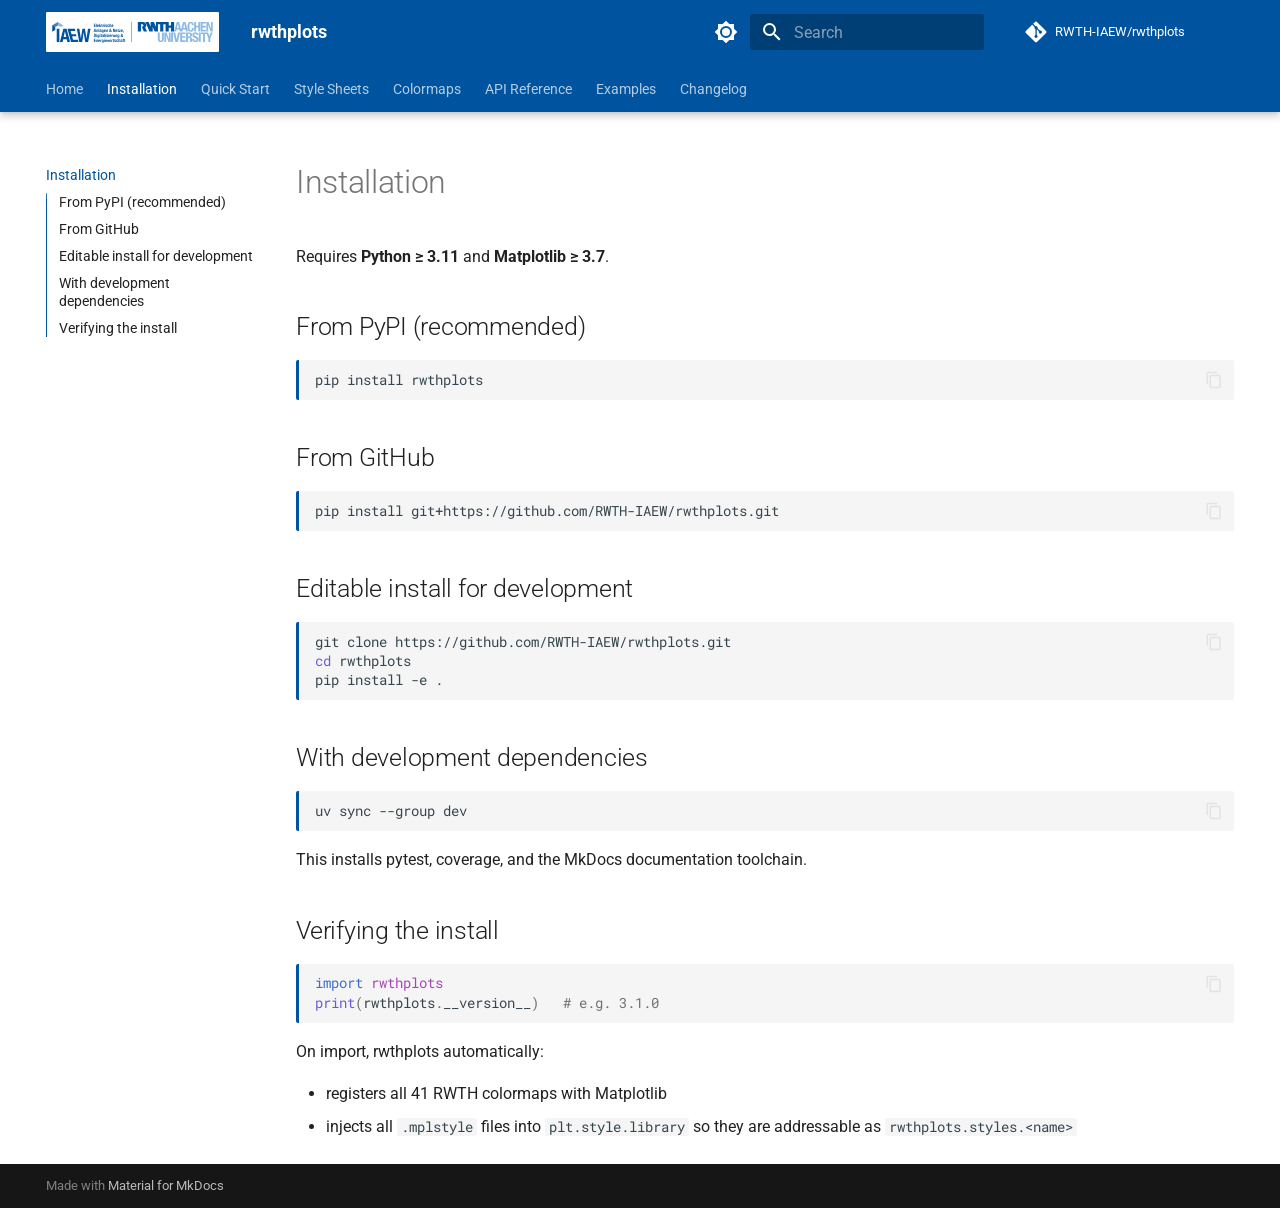
<file: installation/index.html>
<!doctype html>
<html lang="en" class="no-js">
  <head>
    
      <meta charset="utf-8">
      <meta name="viewport" content="width=device-width,initial-scale=1">
      
        <meta name="description" content="RWTH Aachen University colours and styles for Matplotlib">
      
      
        <meta name="author" content="Steffen Kortmann">
      
      
        <link rel="canonical" href="https://rwth-iaew.github.io/rwthplots/installation/">
      
      
        <link rel="prev" href="..">
      
      
        <link rel="next" href="../quickstart/">
      
      
        
      
      
      <link rel="icon" href="../images/iaew_logo.svg">
      <meta name="generator" content="mkdocs-1.6.1, mkdocs-material-9.7.7">
    
    
      
        <title>Installation - rwthplots</title>
      
    
    
      <link rel="stylesheet" href="../assets/stylesheets/main.ec1eaa64.min.css">
      
        
        <link rel="stylesheet" href="../assets/stylesheets/palette.ab4e12ef.min.css">
      
      


    
    
      
    
    
      
        
        
        <link rel="preconnect" href="https://fonts.gstatic.com" crossorigin>
        <link rel="stylesheet" href="https://fonts.googleapis.com/css?family=Roboto:300,300i,400,400i,700,700i%7CRoboto+Mono:400,400i,700,700i&display=fallback">
        <style>:root{--md-text-font:"Roboto";--md-code-font:"Roboto Mono"}</style>
      
    
    
      <link rel="stylesheet" href="../assets/_mkdocstrings.css">
    
      <link rel="stylesheet" href="../stylesheets/rwth.css">
    
    <script>__md_scope=new URL("..",location),__md_hash=e=>[...e].reduce(((e,_)=>(e<<5)-e+_.charCodeAt(0)),0),__md_get=(e,_=localStorage,t=__md_scope)=>JSON.parse(_.getItem(t.pathname+"."+e)),__md_set=(e,_,t=localStorage,a=__md_scope)=>{try{t.setItem(a.pathname+"."+e,JSON.stringify(_))}catch(e){}}</script>
    
      

    
    
  </head>
  
  
    
    
      
    
    
    
    
    <body dir="ltr" data-md-color-scheme="default" data-md-color-primary="custom" data-md-color-accent="custom">
  
    
    <input class="md-toggle" data-md-toggle="drawer" type="checkbox" id="__drawer" autocomplete="off">
    <input class="md-toggle" data-md-toggle="search" type="checkbox" id="__search" autocomplete="off">
    <label class="md-overlay" for="__drawer"></label>
    <div data-md-component="skip">
      
        
        <a href="#installation" class="md-skip">
          Skip to content
        </a>
      
    </div>
    <div data-md-component="announce">
      
    </div>
    
    
      

  

<header class="md-header md-header--shadow md-header--lifted" data-md-component="header">
  <nav class="md-header__inner md-grid" aria-label="Header">
    <a href=".." title="rwthplots" class="md-header__button md-logo" aria-label="rwthplots" data-md-component="logo">
      
  <img src="../images/iaew_logo.svg" alt="logo">

    </a>
    <label class="md-header__button md-icon" for="__drawer">
      
      <svg xmlns="http://www.w3.org/2000/svg" viewBox="0 0 24 24"><path d="M3 6h18v2H3zm0 5h18v2H3zm0 5h18v2H3z"/></svg>
    </label>
    <div class="md-header__title" data-md-component="header-title">
      <div class="md-header__ellipsis">
        <div class="md-header__topic">
          <span class="md-ellipsis">
            rwthplots
          </span>
        </div>
        <div class="md-header__topic" data-md-component="header-topic">
          <span class="md-ellipsis">
            
              Installation
            
          </span>
        </div>
      </div>
    </div>
    
      
        <form class="md-header__option" data-md-component="palette">
  
    
    
    
    <input class="md-option" data-md-color-media="" data-md-color-scheme="default" data-md-color-primary="custom" data-md-color-accent="custom"  aria-label="Switch to dark mode"  type="radio" name="__palette" id="__palette_0">
    
      <label class="md-header__button md-icon" title="Switch to dark mode" for="__palette_1" hidden>
        <svg xmlns="http://www.w3.org/2000/svg" viewBox="0 0 24 24"><path d="M12 8a4 4 0 0 0-4 4 4 4 0 0 0 4 4 4 4 0 0 0 4-4 4 4 0 0 0-4-4m0 10a6 6 0 0 1-6-6 6 6 0 0 1 6-6 6 6 0 0 1 6 6 6 6 0 0 1-6 6m8-9.31V4h-4.69L12 .69 8.69 4H4v4.69L.69 12 4 15.31V20h4.69L12 23.31 15.31 20H20v-4.69L23.31 12z"/></svg>
      </label>
    
  
    
    
    
    <input class="md-option" data-md-color-media="" data-md-color-scheme="slate" data-md-color-primary="custom" data-md-color-accent="custom"  aria-label="Switch to light mode"  type="radio" name="__palette" id="__palette_1">
    
      <label class="md-header__button md-icon" title="Switch to light mode" for="__palette_0" hidden>
        <svg xmlns="http://www.w3.org/2000/svg" viewBox="0 0 24 24"><path d="M12 18c-.89 0-1.74-.2-2.5-.55C11.56 16.5 13 14.42 13 12s-1.44-4.5-3.5-5.45C10.26 6.2 11.11 6 12 6a6 6 0 0 1 6 6 6 6 0 0 1-6 6m8-9.31V4h-4.69L12 .69 8.69 4H4v4.69L.69 12 4 15.31V20h4.69L12 23.31 15.31 20H20v-4.69L23.31 12z"/></svg>
      </label>
    
  
</form>
      
    
    
      <script>var palette=__md_get("__palette");if(palette&&palette.color){if("(prefers-color-scheme)"===palette.color.media){var media=matchMedia("(prefers-color-scheme: light)"),input=document.querySelector(media.matches?"[data-md-color-media='(prefers-color-scheme: light)']":"[data-md-color-media='(prefers-color-scheme: dark)']");palette.color.media=input.getAttribute("data-md-color-media"),palette.color.scheme=input.getAttribute("data-md-color-scheme"),palette.color.primary=input.getAttribute("data-md-color-primary"),palette.color.accent=input.getAttribute("data-md-color-accent")}for(var[key,value]of Object.entries(palette.color))document.body.setAttribute("data-md-color-"+key,value)}</script>
    
    
    
      
      
        <label class="md-header__button md-icon" for="__search">
          
          <svg xmlns="http://www.w3.org/2000/svg" viewBox="0 0 24 24"><path d="M9.5 3A6.5 6.5 0 0 1 16 9.5c0 1.61-.59 3.09-1.56 4.23l.27.27h.79l5 5-1.5 1.5-5-5v-.79l-.27-.27A6.52 6.52 0 0 1 9.5 16 6.5 6.5 0 0 1 3 9.5 6.5 6.5 0 0 1 9.5 3m0 2C7 5 5 7 5 9.5S7 14 9.5 14 14 12 14 9.5 12 5 9.5 5"/></svg>
        </label>
        <div class="md-search" data-md-component="search" role="dialog">
  <label class="md-search__overlay" for="__search"></label>
  <div class="md-search__inner" role="search">
    <form class="md-search__form" name="search">
      <input type="text" class="md-search__input" name="query" aria-label="Search" placeholder="Search" autocapitalize="off" autocorrect="off" autocomplete="off" spellcheck="false" data-md-component="search-query" required>
      <label class="md-search__icon md-icon" for="__search">
        
        <svg xmlns="http://www.w3.org/2000/svg" viewBox="0 0 24 24"><path d="M9.5 3A6.5 6.5 0 0 1 16 9.5c0 1.61-.59 3.09-1.56 4.23l.27.27h.79l5 5-1.5 1.5-5-5v-.79l-.27-.27A6.52 6.52 0 0 1 9.5 16 6.5 6.5 0 0 1 3 9.5 6.5 6.5 0 0 1 9.5 3m0 2C7 5 5 7 5 9.5S7 14 9.5 14 14 12 14 9.5 12 5 9.5 5"/></svg>
        
        <svg xmlns="http://www.w3.org/2000/svg" viewBox="0 0 24 24"><path d="M20 11v2H8l5.5 5.5-1.42 1.42L4.16 12l7.92-7.92L13.5 5.5 8 11z"/></svg>
      </label>
      <nav class="md-search__options" aria-label="Search">
        
        <button type="reset" class="md-search__icon md-icon" title="Clear" aria-label="Clear" tabindex="-1">
          
          <svg xmlns="http://www.w3.org/2000/svg" viewBox="0 0 24 24"><path d="M19 6.41 17.59 5 12 10.59 6.41 5 5 6.41 10.59 12 5 17.59 6.41 19 12 13.41 17.59 19 19 17.59 13.41 12z"/></svg>
        </button>
      </nav>
      
        <div class="md-search__suggest" data-md-component="search-suggest"></div>
      
    </form>
    <div class="md-search__output">
      <div class="md-search__scrollwrap" tabindex="0" data-md-scrollfix>
        <div class="md-search-result" data-md-component="search-result">
          <div class="md-search-result__meta">
            Initializing search
          </div>
          <ol class="md-search-result__list" role="presentation"></ol>
        </div>
      </div>
    </div>
  </div>
</div>
      
    
    
      <div class="md-header__source">
        <a href="https://github.com/RWTH-IAEW/rwthplots" title="Go to repository" class="md-source" data-md-component="source">
  <div class="md-source__icon md-icon">
    
    <svg xmlns="http://www.w3.org/2000/svg" viewBox="0 0 448 512"><!--! Font Awesome Free 7.1.0 by @fontawesome - https://fontawesome.com License - https://fontawesome.com/license/free (Icons: CC BY 4.0, Fonts: SIL OFL 1.1, Code: MIT License) Copyright 2025 Fonticons, Inc.--><path d="M439.6 236.1 244 40.5c-5.4-5.5-12.8-8.5-20.4-8.5s-15 3-20.4 8.4L162.5 81l51.5 51.5c27.1-9.1 52.7 16.8 43.4 43.7l49.7 49.7c34.2-11.8 61.2 31 35.5 56.7-26.5 26.5-70.2-2.9-56-37.3L240.3 199v121.9c25.3 12.5 22.3 41.8 9.1 55-6.4 6.4-15.2 10.1-24.3 10.1s-17.8-3.6-24.3-10.1c-17.6-17.6-11.1-46.9 11.2-56v-123c-20.8-8.5-24.6-30.7-18.6-45L142.6 101 8.5 235.1C3 240.6 0 247.9 0 255.5s3 15 8.5 20.4l195.6 195.7c5.4 5.4 12.7 8.4 20.4 8.4s15-3 20.4-8.4l194.7-194.7c5.4-5.4 8.4-12.8 8.4-20.4s-3-15-8.4-20.4"/></svg>
  </div>
  <div class="md-source__repository">
    RWTH-IAEW/rwthplots
  </div>
</a>
      </div>
    
  </nav>
  
    
      
<nav class="md-tabs" aria-label="Tabs" data-md-component="tabs">
  <div class="md-grid">
    <ul class="md-tabs__list">
      
        
  
  
  
  
    <li class="md-tabs__item">
      <a href=".." class="md-tabs__link">
        
  
  
    
  
  Home

      </a>
    </li>
  

      
        
  
  
  
    
  
  
    <li class="md-tabs__item md-tabs__item--active">
      <a href="./" class="md-tabs__link">
        
  
  
    
  
  Installation

      </a>
    </li>
  

      
        
  
  
  
  
    <li class="md-tabs__item">
      <a href="../quickstart/" class="md-tabs__link">
        
  
  
    
  
  Quick Start

      </a>
    </li>
  

      
        
  
  
  
  
    
    
      <li class="md-tabs__item">
        <a href="../styles/" class="md-tabs__link">
          
  
  
  Style Sheets

        </a>
      </li>
    
  

      
        
  
  
  
  
    <li class="md-tabs__item">
      <a href="../colormaps/" class="md-tabs__link">
        
  
  
    
  
  Colormaps

      </a>
    </li>
  

      
        
  
  
  
  
    
    
      <li class="md-tabs__item">
        <a href="../api/cmap/" class="md-tabs__link">
          
  
  
  API Reference

        </a>
      </li>
    
  

      
        
  
  
  
  
    <li class="md-tabs__item">
      <a href="../examples/" class="md-tabs__link">
        
  
  
    
  
  Examples

      </a>
    </li>
  

      
        
  
  
  
  
    <li class="md-tabs__item">
      <a href="../changelog/" class="md-tabs__link">
        
  
  
    
  
  Changelog

      </a>
    </li>
  

      
    </ul>
  </div>
</nav>
    
  
</header>
    
    <div class="md-container" data-md-component="container">
      
      
        
      
      <main class="md-main" data-md-component="main">
        <div class="md-main__inner md-grid">
          
            
              
              <div class="md-sidebar md-sidebar--primary" data-md-component="sidebar" data-md-type="navigation" >
                <div class="md-sidebar__scrollwrap">
                  <div class="md-sidebar__inner">
                    


  


  

<nav class="md-nav md-nav--primary md-nav--lifted md-nav--integrated" aria-label="Navigation" data-md-level="0">
  <label class="md-nav__title" for="__drawer">
    <a href=".." title="rwthplots" class="md-nav__button md-logo" aria-label="rwthplots" data-md-component="logo">
      
  <img src="../images/iaew_logo.svg" alt="logo">

    </a>
    rwthplots
  </label>
  
    <div class="md-nav__source">
      <a href="https://github.com/RWTH-IAEW/rwthplots" title="Go to repository" class="md-source" data-md-component="source">
  <div class="md-source__icon md-icon">
    
    <svg xmlns="http://www.w3.org/2000/svg" viewBox="0 0 448 512"><!--! Font Awesome Free 7.1.0 by @fontawesome - https://fontawesome.com License - https://fontawesome.com/license/free (Icons: CC BY 4.0, Fonts: SIL OFL 1.1, Code: MIT License) Copyright 2025 Fonticons, Inc.--><path d="M439.6 236.1 244 40.5c-5.4-5.5-12.8-8.5-20.4-8.5s-15 3-20.4 8.4L162.5 81l51.5 51.5c27.1-9.1 52.7 16.8 43.4 43.7l49.7 49.7c34.2-11.8 61.2 31 35.5 56.7-26.5 26.5-70.2-2.9-56-37.3L240.3 199v121.9c25.3 12.5 22.3 41.8 9.1 55-6.4 6.4-15.2 10.1-24.3 10.1s-17.8-3.6-24.3-10.1c-17.6-17.6-11.1-46.9 11.2-56v-123c-20.8-8.5-24.6-30.7-18.6-45L142.6 101 8.5 235.1C3 240.6 0 247.9 0 255.5s3 15 8.5 20.4l195.6 195.7c5.4 5.4 12.7 8.4 20.4 8.4s15-3 20.4-8.4l194.7-194.7c5.4-5.4 8.4-12.8 8.4-20.4s-3-15-8.4-20.4"/></svg>
  </div>
  <div class="md-source__repository">
    RWTH-IAEW/rwthplots
  </div>
</a>
    </div>
  
  <ul class="md-nav__list" data-md-scrollfix>
    
      
      
  
  
  
  
    <li class="md-nav__item">
      <a href=".." class="md-nav__link">
        
  
  
  <span class="md-ellipsis">
    
  
    Home
  

    
  </span>
  
  

      </a>
    </li>
  

    
      
      
  
  
    
  
  
  
    <li class="md-nav__item md-nav__item--active">
      
      <input class="md-nav__toggle md-toggle" type="checkbox" id="__toc">
      
      
        
      
      
        <label class="md-nav__link md-nav__link--active" for="__toc">
          
  
  
  <span class="md-ellipsis">
    
  
    Installation
  

    
  </span>
  
  

          <span class="md-nav__icon md-icon"></span>
        </label>
      
      <a href="./" class="md-nav__link md-nav__link--active">
        
  
  
  <span class="md-ellipsis">
    
  
    Installation
  

    
  </span>
  
  

      </a>
      
        

<nav class="md-nav md-nav--secondary" aria-label="Table of contents">
  
  
  
    
  
  
    <label class="md-nav__title" for="__toc">
      <span class="md-nav__icon md-icon"></span>
      Table of contents
    </label>
    <ul class="md-nav__list" data-md-component="toc" data-md-scrollfix>
      
        <li class="md-nav__item">
  <a href="#from-pypi-recommended" class="md-nav__link">
    <span class="md-ellipsis">
      
        From PyPI (recommended)
      
    </span>
  </a>
  
</li>
      
        <li class="md-nav__item">
  <a href="#from-github" class="md-nav__link">
    <span class="md-ellipsis">
      
        From GitHub
      
    </span>
  </a>
  
</li>
      
        <li class="md-nav__item">
  <a href="#editable-install-for-development" class="md-nav__link">
    <span class="md-ellipsis">
      
        Editable install for development
      
    </span>
  </a>
  
</li>
      
        <li class="md-nav__item">
  <a href="#with-development-dependencies" class="md-nav__link">
    <span class="md-ellipsis">
      
        With development dependencies
      
    </span>
  </a>
  
</li>
      
        <li class="md-nav__item">
  <a href="#verifying-the-install" class="md-nav__link">
    <span class="md-ellipsis">
      
        Verifying the install
      
    </span>
  </a>
  
</li>
      
    </ul>
  
</nav>
      
    </li>
  

    
      
      
  
  
  
  
    <li class="md-nav__item">
      <a href="../quickstart/" class="md-nav__link">
        
  
  
  <span class="md-ellipsis">
    
  
    Quick Start
  

    
  </span>
  
  

      </a>
    </li>
  

    
      
      
  
  
  
  
    
    
    
    
      
      
        
      
    
    
    <li class="md-nav__item md-nav__item--nested">
      
        
        
          
        
        <input class="md-nav__toggle md-toggle md-toggle--indeterminate" type="checkbox" id="__nav_4" >
        
          
          <label class="md-nav__link" for="__nav_4" id="__nav_4_label" tabindex="0">
            
  
  
  <span class="md-ellipsis">
    
  
    Style Sheets
  

    
  </span>
  
  

            <span class="md-nav__icon md-icon"></span>
          </label>
        
        <nav class="md-nav" data-md-level="1" aria-labelledby="__nav_4_label" aria-expanded="false">
          <label class="md-nav__title" for="__nav_4">
            <span class="md-nav__icon md-icon"></span>
            
  
    Style Sheets
  

          </label>
          <ul class="md-nav__list" data-md-scrollfix>
            
              
                
  
  
  
  
    <li class="md-nav__item">
      <a href="../styles/" class="md-nav__link">
        
  
  
  <span class="md-ellipsis">
    
  
    Overview
  

    
  </span>
  
  

      </a>
    </li>
  

              
            
          </ul>
        </nav>
      
    </li>
  

    
      
      
  
  
  
  
    <li class="md-nav__item">
      <a href="../colormaps/" class="md-nav__link">
        
  
  
  <span class="md-ellipsis">
    
  
    Colormaps
  

    
  </span>
  
  

      </a>
    </li>
  

    
      
      
  
  
  
  
    
    
    
    
      
      
        
      
    
    
    <li class="md-nav__item md-nav__item--nested">
      
        
        
          
        
        <input class="md-nav__toggle md-toggle md-toggle--indeterminate" type="checkbox" id="__nav_6" >
        
          
          <label class="md-nav__link" for="__nav_6" id="__nav_6_label" tabindex="0">
            
  
  
  <span class="md-ellipsis">
    
  
    API Reference
  

    
  </span>
  
  

            <span class="md-nav__icon md-icon"></span>
          </label>
        
        <nav class="md-nav" data-md-level="1" aria-labelledby="__nav_6_label" aria-expanded="false">
          <label class="md-nav__title" for="__nav_6">
            <span class="md-nav__icon md-icon"></span>
            
  
    API Reference
  

          </label>
          <ul class="md-nav__list" data-md-scrollfix>
            
              
                
  
  
  
  
    <li class="md-nav__item">
      <a href="../api/cmap/" class="md-nav__link">
        
  
  
  <span class="md-ellipsis">
    
  
    Colormaps
  

    
  </span>
  
  

      </a>
    </li>
  

              
            
              
                
  
  
  
  
    <li class="md-nav__item">
      <a href="../api/formatter/" class="md-nav__link">
        
  
  
  <span class="md-ellipsis">
    
  
    Formatter
  

    
  </span>
  
  

      </a>
    </li>
  

              
            
              
                
  
  
  
  
    <li class="md-nav__item">
      <a href="../api/utils/" class="md-nav__link">
        
  
  
  <span class="md-ellipsis">
    
  
    Utilities
  

    
  </span>
  
  

      </a>
    </li>
  

              
            
          </ul>
        </nav>
      
    </li>
  

    
      
      
  
  
  
  
    <li class="md-nav__item">
      <a href="../examples/" class="md-nav__link">
        
  
  
  <span class="md-ellipsis">
    
  
    Examples
  

    
  </span>
  
  

      </a>
    </li>
  

    
      
      
  
  
  
  
    <li class="md-nav__item">
      <a href="../changelog/" class="md-nav__link">
        
  
  
  <span class="md-ellipsis">
    
  
    Changelog
  

    
  </span>
  
  

      </a>
    </li>
  

    
  </ul>
</nav>
                  </div>
                </div>
              </div>
            
            
          
          
            <div class="md-content" data-md-component="content">
              
              <article class="md-content__inner md-typeset">
                
                  


  
  


<h1 id="installation">Installation<a class="headerlink" href="#installation" title="Permanent link">&para;</a></h1>
<p>Requires <strong>Python ≥ 3.11</strong> and <strong>Matplotlib ≥ 3.7</strong>.</p>
<h2 id="from-pypi-recommended">From PyPI (recommended)<a class="headerlink" href="#from-pypi-recommended" title="Permanent link">&para;</a></h2>
<div class="highlight"><pre><span></span><code><a id="__codelineno-0-1" name="__codelineno-0-1" href="#__codelineno-0-1"></a>pip<span class="w"> </span>install<span class="w"> </span>rwthplots
</code></pre></div>
<h2 id="from-github">From GitHub<a class="headerlink" href="#from-github" title="Permanent link">&para;</a></h2>
<div class="highlight"><pre><span></span><code><a id="__codelineno-1-1" name="__codelineno-1-1" href="#__codelineno-1-1"></a>pip<span class="w"> </span>install<span class="w"> </span>git+https://github.com/RWTH-IAEW/rwthplots.git
</code></pre></div>
<h2 id="editable-install-for-development">Editable install for development<a class="headerlink" href="#editable-install-for-development" title="Permanent link">&para;</a></h2>
<div class="highlight"><pre><span></span><code><a id="__codelineno-2-1" name="__codelineno-2-1" href="#__codelineno-2-1"></a>git<span class="w"> </span>clone<span class="w"> </span>https://github.com/RWTH-IAEW/rwthplots.git
<a id="__codelineno-2-2" name="__codelineno-2-2" href="#__codelineno-2-2"></a><span class="nb">cd</span><span class="w"> </span>rwthplots
<a id="__codelineno-2-3" name="__codelineno-2-3" href="#__codelineno-2-3"></a>pip<span class="w"> </span>install<span class="w"> </span>-e<span class="w"> </span>.
</code></pre></div>
<h2 id="with-development-dependencies">With development dependencies<a class="headerlink" href="#with-development-dependencies" title="Permanent link">&para;</a></h2>
<div class="highlight"><pre><span></span><code><a id="__codelineno-3-1" name="__codelineno-3-1" href="#__codelineno-3-1"></a>uv<span class="w"> </span>sync<span class="w"> </span>--group<span class="w"> </span>dev
</code></pre></div>
<p>This installs pytest, coverage, and the MkDocs documentation toolchain.</p>
<h2 id="verifying-the-install">Verifying the install<a class="headerlink" href="#verifying-the-install" title="Permanent link">&para;</a></h2>
<div class="highlight"><pre><span></span><code><a id="__codelineno-4-1" name="__codelineno-4-1" href="#__codelineno-4-1"></a><span class="kn">import</span><span class="w"> </span><span class="nn">rwthplots</span>
<a id="__codelineno-4-2" name="__codelineno-4-2" href="#__codelineno-4-2"></a><span class="nb">print</span><span class="p">(</span><span class="n">rwthplots</span><span class="o">.</span><span class="n">__version__</span><span class="p">)</span>   <span class="c1"># e.g. 3.1.0</span>
</code></pre></div>
<p>On import, rwthplots automatically:</p>
<ul>
<li>registers all 41 RWTH colormaps with Matplotlib</li>
<li>injects all <code>.mplstyle</code> files into <code>plt.style.library</code> so they are
  addressable as <code>rwthplots.styles.&lt;name&gt;</code></li>
</ul>












                
              </article>
            </div>
          
          
<script>var target=document.getElementById(location.hash.slice(1));target&&target.name&&(target.checked=target.name.startsWith("__tabbed_"))</script>
        </div>
        
          <button type="button" class="md-top md-icon" data-md-component="top" hidden>
  
  <svg xmlns="http://www.w3.org/2000/svg" viewBox="0 0 24 24"><path d="M13 20h-2V8l-5.5 5.5-1.42-1.42L12 4.16l7.92 7.92-1.42 1.42L13 8z"/></svg>
  Back to top
</button>
        
      </main>
      
        <footer class="md-footer">
  
  <div class="md-footer-meta md-typeset">
    <div class="md-footer-meta__inner md-grid">
      <div class="md-copyright">
  
  
    Made with
    <a href="https://squidfunk.github.io/mkdocs-material/" target="_blank" rel="noopener">
      Material for MkDocs
    </a>
  
</div>
      
    </div>
  </div>
</footer>
      
    </div>
    <div class="md-dialog" data-md-component="dialog">
      <div class="md-dialog__inner md-typeset"></div>
    </div>
    
    
    
      
      
      <script id="__config" type="application/json">{"annotate": null, "base": "..", "features": ["navigation.tabs", "navigation.tabs.sticky", "navigation.sections", "navigation.expand", "navigation.top", "search.highlight", "search.suggest", "content.code.copy", "content.code.annotate", "toc.integrate"], "search": "../assets/javascripts/workers/search.2c215733.min.js", "tags": null, "translations": {"clipboard.copied": "Copied to clipboard", "clipboard.copy": "Copy to clipboard", "search.result.more.one": "1 more on this page", "search.result.more.other": "# more on this page", "search.result.none": "No matching documents", "search.result.one": "1 matching document", "search.result.other": "# matching documents", "search.result.placeholder": "Type to start searching", "search.result.term.missing": "Missing", "select.version": "Select version"}, "version": null}</script>
    
    
      <script src="../assets/javascripts/bundle.d7400e89.min.js"></script>
      
    
  </body>
</html>
</file>
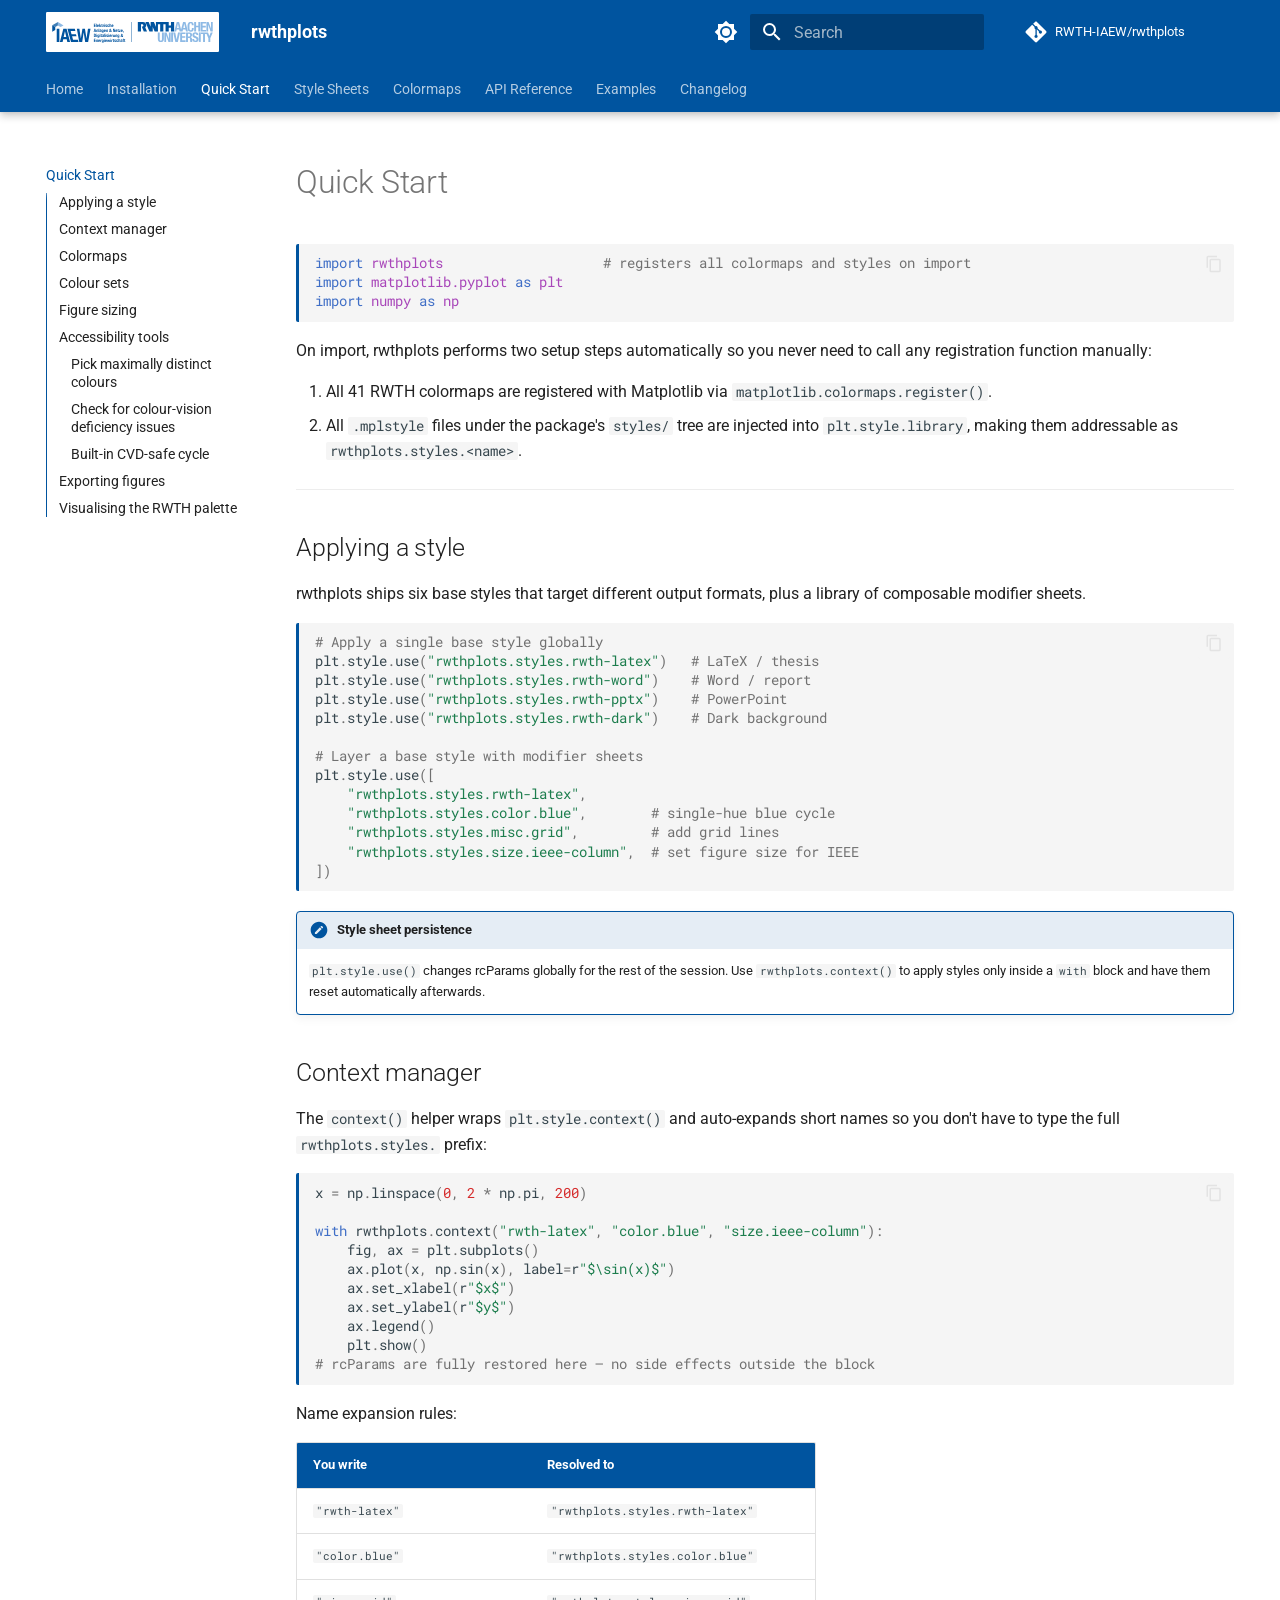
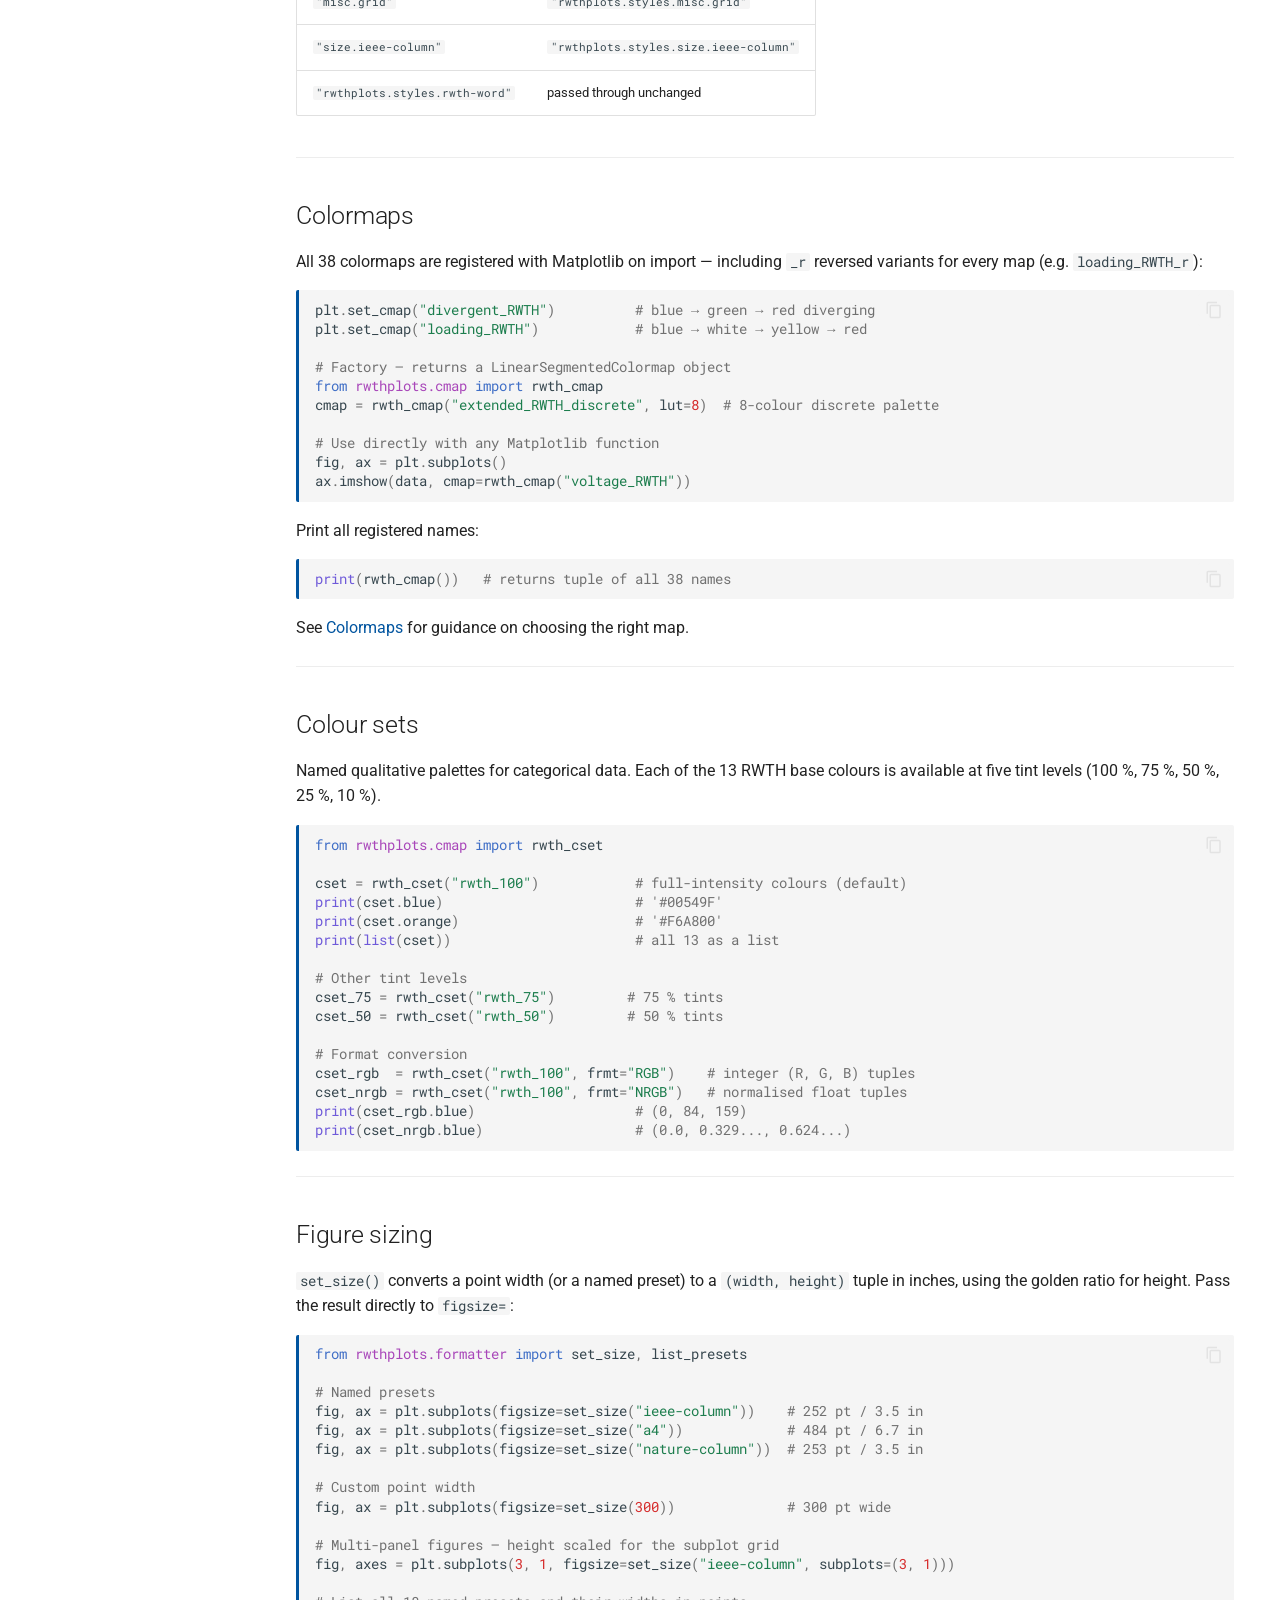
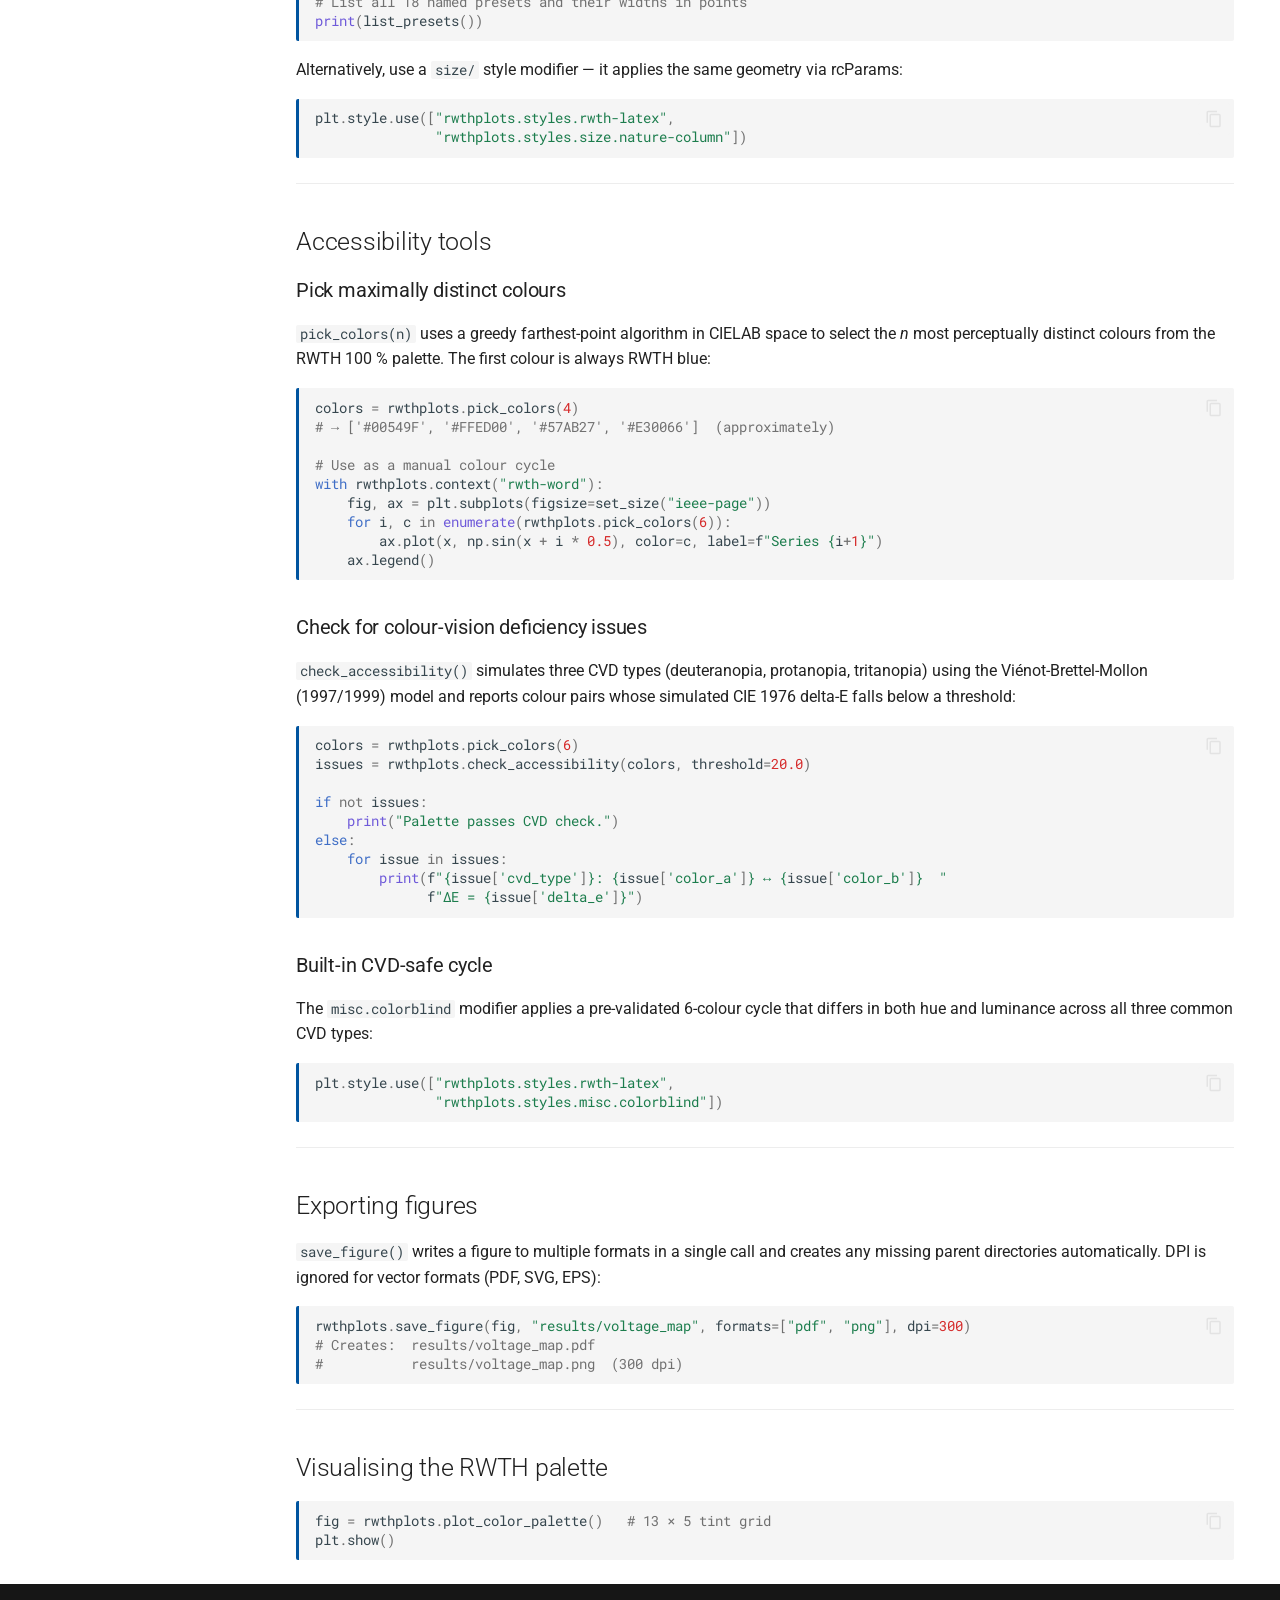
<file: quickstart/index.html>
<!doctype html>
<html lang="en" class="no-js">
  <head>
    
      <meta charset="utf-8">
      <meta name="viewport" content="width=device-width,initial-scale=1">
      
        <meta name="description" content="RWTH Aachen University colours and styles for Matplotlib">
      
      
        <meta name="author" content="Steffen Kortmann">
      
      
        <link rel="canonical" href="https://rwth-iaew.github.io/rwthplots/quickstart/">
      
      
        <link rel="prev" href="../installation/">
      
      
        <link rel="next" href="../styles/">
      
      
        
      
      
      <link rel="icon" href="../images/iaew_logo.svg">
      <meta name="generator" content="mkdocs-1.6.1, mkdocs-material-9.7.7">
    
    
      
        <title>Quick Start - rwthplots</title>
      
    
    
      <link rel="stylesheet" href="../assets/stylesheets/main.ec1eaa64.min.css">
      
        
        <link rel="stylesheet" href="../assets/stylesheets/palette.ab4e12ef.min.css">
      
      


    
    
      
    
    
      
        
        
        <link rel="preconnect" href="https://fonts.gstatic.com" crossorigin>
        <link rel="stylesheet" href="https://fonts.googleapis.com/css?family=Roboto:300,300i,400,400i,700,700i%7CRoboto+Mono:400,400i,700,700i&display=fallback">
        <style>:root{--md-text-font:"Roboto";--md-code-font:"Roboto Mono"}</style>
      
    
    
      <link rel="stylesheet" href="../assets/_mkdocstrings.css">
    
      <link rel="stylesheet" href="../stylesheets/rwth.css">
    
    <script>__md_scope=new URL("..",location),__md_hash=e=>[...e].reduce(((e,_)=>(e<<5)-e+_.charCodeAt(0)),0),__md_get=(e,_=localStorage,t=__md_scope)=>JSON.parse(_.getItem(t.pathname+"."+e)),__md_set=(e,_,t=localStorage,a=__md_scope)=>{try{t.setItem(a.pathname+"."+e,JSON.stringify(_))}catch(e){}}</script>
    
      

    
    
  </head>
  
  
    
    
      
    
    
    
    
    <body dir="ltr" data-md-color-scheme="default" data-md-color-primary="custom" data-md-color-accent="custom">
  
    
    <input class="md-toggle" data-md-toggle="drawer" type="checkbox" id="__drawer" autocomplete="off">
    <input class="md-toggle" data-md-toggle="search" type="checkbox" id="__search" autocomplete="off">
    <label class="md-overlay" for="__drawer"></label>
    <div data-md-component="skip">
      
        
        <a href="#quick-start" class="md-skip">
          Skip to content
        </a>
      
    </div>
    <div data-md-component="announce">
      
    </div>
    
    
      

  

<header class="md-header md-header--shadow md-header--lifted" data-md-component="header">
  <nav class="md-header__inner md-grid" aria-label="Header">
    <a href=".." title="rwthplots" class="md-header__button md-logo" aria-label="rwthplots" data-md-component="logo">
      
  <img src="../images/iaew_logo.svg" alt="logo">

    </a>
    <label class="md-header__button md-icon" for="__drawer">
      
      <svg xmlns="http://www.w3.org/2000/svg" viewBox="0 0 24 24"><path d="M3 6h18v2H3zm0 5h18v2H3zm0 5h18v2H3z"/></svg>
    </label>
    <div class="md-header__title" data-md-component="header-title">
      <div class="md-header__ellipsis">
        <div class="md-header__topic">
          <span class="md-ellipsis">
            rwthplots
          </span>
        </div>
        <div class="md-header__topic" data-md-component="header-topic">
          <span class="md-ellipsis">
            
              Quick Start
            
          </span>
        </div>
      </div>
    </div>
    
      
        <form class="md-header__option" data-md-component="palette">
  
    
    
    
    <input class="md-option" data-md-color-media="" data-md-color-scheme="default" data-md-color-primary="custom" data-md-color-accent="custom"  aria-label="Switch to dark mode"  type="radio" name="__palette" id="__palette_0">
    
      <label class="md-header__button md-icon" title="Switch to dark mode" for="__palette_1" hidden>
        <svg xmlns="http://www.w3.org/2000/svg" viewBox="0 0 24 24"><path d="M12 8a4 4 0 0 0-4 4 4 4 0 0 0 4 4 4 4 0 0 0 4-4 4 4 0 0 0-4-4m0 10a6 6 0 0 1-6-6 6 6 0 0 1 6-6 6 6 0 0 1 6 6 6 6 0 0 1-6 6m8-9.31V4h-4.69L12 .69 8.69 4H4v4.69L.69 12 4 15.31V20h4.69L12 23.31 15.31 20H20v-4.69L23.31 12z"/></svg>
      </label>
    
  
    
    
    
    <input class="md-option" data-md-color-media="" data-md-color-scheme="slate" data-md-color-primary="custom" data-md-color-accent="custom"  aria-label="Switch to light mode"  type="radio" name="__palette" id="__palette_1">
    
      <label class="md-header__button md-icon" title="Switch to light mode" for="__palette_0" hidden>
        <svg xmlns="http://www.w3.org/2000/svg" viewBox="0 0 24 24"><path d="M12 18c-.89 0-1.74-.2-2.5-.55C11.56 16.5 13 14.42 13 12s-1.44-4.5-3.5-5.45C10.26 6.2 11.11 6 12 6a6 6 0 0 1 6 6 6 6 0 0 1-6 6m8-9.31V4h-4.69L12 .69 8.69 4H4v4.69L.69 12 4 15.31V20h4.69L12 23.31 15.31 20H20v-4.69L23.31 12z"/></svg>
      </label>
    
  
</form>
      
    
    
      <script>var palette=__md_get("__palette");if(palette&&palette.color){if("(prefers-color-scheme)"===palette.color.media){var media=matchMedia("(prefers-color-scheme: light)"),input=document.querySelector(media.matches?"[data-md-color-media='(prefers-color-scheme: light)']":"[data-md-color-media='(prefers-color-scheme: dark)']");palette.color.media=input.getAttribute("data-md-color-media"),palette.color.scheme=input.getAttribute("data-md-color-scheme"),palette.color.primary=input.getAttribute("data-md-color-primary"),palette.color.accent=input.getAttribute("data-md-color-accent")}for(var[key,value]of Object.entries(palette.color))document.body.setAttribute("data-md-color-"+key,value)}</script>
    
    
    
      
      
        <label class="md-header__button md-icon" for="__search">
          
          <svg xmlns="http://www.w3.org/2000/svg" viewBox="0 0 24 24"><path d="M9.5 3A6.5 6.5 0 0 1 16 9.5c0 1.61-.59 3.09-1.56 4.23l.27.27h.79l5 5-1.5 1.5-5-5v-.79l-.27-.27A6.52 6.52 0 0 1 9.5 16 6.5 6.5 0 0 1 3 9.5 6.5 6.5 0 0 1 9.5 3m0 2C7 5 5 7 5 9.5S7 14 9.5 14 14 12 14 9.5 12 5 9.5 5"/></svg>
        </label>
        <div class="md-search" data-md-component="search" role="dialog">
  <label class="md-search__overlay" for="__search"></label>
  <div class="md-search__inner" role="search">
    <form class="md-search__form" name="search">
      <input type="text" class="md-search__input" name="query" aria-label="Search" placeholder="Search" autocapitalize="off" autocorrect="off" autocomplete="off" spellcheck="false" data-md-component="search-query" required>
      <label class="md-search__icon md-icon" for="__search">
        
        <svg xmlns="http://www.w3.org/2000/svg" viewBox="0 0 24 24"><path d="M9.5 3A6.5 6.5 0 0 1 16 9.5c0 1.61-.59 3.09-1.56 4.23l.27.27h.79l5 5-1.5 1.5-5-5v-.79l-.27-.27A6.52 6.52 0 0 1 9.5 16 6.5 6.5 0 0 1 3 9.5 6.5 6.5 0 0 1 9.5 3m0 2C7 5 5 7 5 9.5S7 14 9.5 14 14 12 14 9.5 12 5 9.5 5"/></svg>
        
        <svg xmlns="http://www.w3.org/2000/svg" viewBox="0 0 24 24"><path d="M20 11v2H8l5.5 5.5-1.42 1.42L4.16 12l7.92-7.92L13.5 5.5 8 11z"/></svg>
      </label>
      <nav class="md-search__options" aria-label="Search">
        
        <button type="reset" class="md-search__icon md-icon" title="Clear" aria-label="Clear" tabindex="-1">
          
          <svg xmlns="http://www.w3.org/2000/svg" viewBox="0 0 24 24"><path d="M19 6.41 17.59 5 12 10.59 6.41 5 5 6.41 10.59 12 5 17.59 6.41 19 12 13.41 17.59 19 19 17.59 13.41 12z"/></svg>
        </button>
      </nav>
      
        <div class="md-search__suggest" data-md-component="search-suggest"></div>
      
    </form>
    <div class="md-search__output">
      <div class="md-search__scrollwrap" tabindex="0" data-md-scrollfix>
        <div class="md-search-result" data-md-component="search-result">
          <div class="md-search-result__meta">
            Initializing search
          </div>
          <ol class="md-search-result__list" role="presentation"></ol>
        </div>
      </div>
    </div>
  </div>
</div>
      
    
    
      <div class="md-header__source">
        <a href="https://github.com/RWTH-IAEW/rwthplots" title="Go to repository" class="md-source" data-md-component="source">
  <div class="md-source__icon md-icon">
    
    <svg xmlns="http://www.w3.org/2000/svg" viewBox="0 0 448 512"><!--! Font Awesome Free 7.1.0 by @fontawesome - https://fontawesome.com License - https://fontawesome.com/license/free (Icons: CC BY 4.0, Fonts: SIL OFL 1.1, Code: MIT License) Copyright 2025 Fonticons, Inc.--><path d="M439.6 236.1 244 40.5c-5.4-5.5-12.8-8.5-20.4-8.5s-15 3-20.4 8.4L162.5 81l51.5 51.5c27.1-9.1 52.7 16.8 43.4 43.7l49.7 49.7c34.2-11.8 61.2 31 35.5 56.7-26.5 26.5-70.2-2.9-56-37.3L240.3 199v121.9c25.3 12.5 22.3 41.8 9.1 55-6.4 6.4-15.2 10.1-24.3 10.1s-17.8-3.6-24.3-10.1c-17.6-17.6-11.1-46.9 11.2-56v-123c-20.8-8.5-24.6-30.7-18.6-45L142.6 101 8.5 235.1C3 240.6 0 247.9 0 255.5s3 15 8.5 20.4l195.6 195.7c5.4 5.4 12.7 8.4 20.4 8.4s15-3 20.4-8.4l194.7-194.7c5.4-5.4 8.4-12.8 8.4-20.4s-3-15-8.4-20.4"/></svg>
  </div>
  <div class="md-source__repository">
    RWTH-IAEW/rwthplots
  </div>
</a>
      </div>
    
  </nav>
  
    
      
<nav class="md-tabs" aria-label="Tabs" data-md-component="tabs">
  <div class="md-grid">
    <ul class="md-tabs__list">
      
        
  
  
  
  
    <li class="md-tabs__item">
      <a href=".." class="md-tabs__link">
        
  
  
    
  
  Home

      </a>
    </li>
  

      
        
  
  
  
  
    <li class="md-tabs__item">
      <a href="../installation/" class="md-tabs__link">
        
  
  
    
  
  Installation

      </a>
    </li>
  

      
        
  
  
  
    
  
  
    <li class="md-tabs__item md-tabs__item--active">
      <a href="./" class="md-tabs__link">
        
  
  
    
  
  Quick Start

      </a>
    </li>
  

      
        
  
  
  
  
    
    
      <li class="md-tabs__item">
        <a href="../styles/" class="md-tabs__link">
          
  
  
  Style Sheets

        </a>
      </li>
    
  

      
        
  
  
  
  
    <li class="md-tabs__item">
      <a href="../colormaps/" class="md-tabs__link">
        
  
  
    
  
  Colormaps

      </a>
    </li>
  

      
        
  
  
  
  
    
    
      <li class="md-tabs__item">
        <a href="../api/cmap/" class="md-tabs__link">
          
  
  
  API Reference

        </a>
      </li>
    
  

      
        
  
  
  
  
    <li class="md-tabs__item">
      <a href="../examples/" class="md-tabs__link">
        
  
  
    
  
  Examples

      </a>
    </li>
  

      
        
  
  
  
  
    <li class="md-tabs__item">
      <a href="../changelog/" class="md-tabs__link">
        
  
  
    
  
  Changelog

      </a>
    </li>
  

      
    </ul>
  </div>
</nav>
    
  
</header>
    
    <div class="md-container" data-md-component="container">
      
      
        
      
      <main class="md-main" data-md-component="main">
        <div class="md-main__inner md-grid">
          
            
              
              <div class="md-sidebar md-sidebar--primary" data-md-component="sidebar" data-md-type="navigation" >
                <div class="md-sidebar__scrollwrap">
                  <div class="md-sidebar__inner">
                    


  


  

<nav class="md-nav md-nav--primary md-nav--lifted md-nav--integrated" aria-label="Navigation" data-md-level="0">
  <label class="md-nav__title" for="__drawer">
    <a href=".." title="rwthplots" class="md-nav__button md-logo" aria-label="rwthplots" data-md-component="logo">
      
  <img src="../images/iaew_logo.svg" alt="logo">

    </a>
    rwthplots
  </label>
  
    <div class="md-nav__source">
      <a href="https://github.com/RWTH-IAEW/rwthplots" title="Go to repository" class="md-source" data-md-component="source">
  <div class="md-source__icon md-icon">
    
    <svg xmlns="http://www.w3.org/2000/svg" viewBox="0 0 448 512"><!--! Font Awesome Free 7.1.0 by @fontawesome - https://fontawesome.com License - https://fontawesome.com/license/free (Icons: CC BY 4.0, Fonts: SIL OFL 1.1, Code: MIT License) Copyright 2025 Fonticons, Inc.--><path d="M439.6 236.1 244 40.5c-5.4-5.5-12.8-8.5-20.4-8.5s-15 3-20.4 8.4L162.5 81l51.5 51.5c27.1-9.1 52.7 16.8 43.4 43.7l49.7 49.7c34.2-11.8 61.2 31 35.5 56.7-26.5 26.5-70.2-2.9-56-37.3L240.3 199v121.9c25.3 12.5 22.3 41.8 9.1 55-6.4 6.4-15.2 10.1-24.3 10.1s-17.8-3.6-24.3-10.1c-17.6-17.6-11.1-46.9 11.2-56v-123c-20.8-8.5-24.6-30.7-18.6-45L142.6 101 8.5 235.1C3 240.6 0 247.9 0 255.5s3 15 8.5 20.4l195.6 195.7c5.4 5.4 12.7 8.4 20.4 8.4s15-3 20.4-8.4l194.7-194.7c5.4-5.4 8.4-12.8 8.4-20.4s-3-15-8.4-20.4"/></svg>
  </div>
  <div class="md-source__repository">
    RWTH-IAEW/rwthplots
  </div>
</a>
    </div>
  
  <ul class="md-nav__list" data-md-scrollfix>
    
      
      
  
  
  
  
    <li class="md-nav__item">
      <a href=".." class="md-nav__link">
        
  
  
  <span class="md-ellipsis">
    
  
    Home
  

    
  </span>
  
  

      </a>
    </li>
  

    
      
      
  
  
  
  
    <li class="md-nav__item">
      <a href="../installation/" class="md-nav__link">
        
  
  
  <span class="md-ellipsis">
    
  
    Installation
  

    
  </span>
  
  

      </a>
    </li>
  

    
      
      
  
  
    
  
  
  
    <li class="md-nav__item md-nav__item--active">
      
      <input class="md-nav__toggle md-toggle" type="checkbox" id="__toc">
      
      
        
      
      
        <label class="md-nav__link md-nav__link--active" for="__toc">
          
  
  
  <span class="md-ellipsis">
    
  
    Quick Start
  

    
  </span>
  
  

          <span class="md-nav__icon md-icon"></span>
        </label>
      
      <a href="./" class="md-nav__link md-nav__link--active">
        
  
  
  <span class="md-ellipsis">
    
  
    Quick Start
  

    
  </span>
  
  

      </a>
      
        

<nav class="md-nav md-nav--secondary" aria-label="Table of contents">
  
  
  
    
  
  
    <label class="md-nav__title" for="__toc">
      <span class="md-nav__icon md-icon"></span>
      Table of contents
    </label>
    <ul class="md-nav__list" data-md-component="toc" data-md-scrollfix>
      
        <li class="md-nav__item">
  <a href="#applying-a-style" class="md-nav__link">
    <span class="md-ellipsis">
      
        Applying a style
      
    </span>
  </a>
  
</li>
      
        <li class="md-nav__item">
  <a href="#context-manager" class="md-nav__link">
    <span class="md-ellipsis">
      
        Context manager
      
    </span>
  </a>
  
</li>
      
        <li class="md-nav__item">
  <a href="#colormaps" class="md-nav__link">
    <span class="md-ellipsis">
      
        Colormaps
      
    </span>
  </a>
  
</li>
      
        <li class="md-nav__item">
  <a href="#colour-sets" class="md-nav__link">
    <span class="md-ellipsis">
      
        Colour sets
      
    </span>
  </a>
  
</li>
      
        <li class="md-nav__item">
  <a href="#figure-sizing" class="md-nav__link">
    <span class="md-ellipsis">
      
        Figure sizing
      
    </span>
  </a>
  
</li>
      
        <li class="md-nav__item">
  <a href="#accessibility-tools" class="md-nav__link">
    <span class="md-ellipsis">
      
        Accessibility tools
      
    </span>
  </a>
  
    <nav class="md-nav" aria-label="Accessibility tools">
      <ul class="md-nav__list">
        
          <li class="md-nav__item">
  <a href="#pick-maximally-distinct-colours" class="md-nav__link">
    <span class="md-ellipsis">
      
        Pick maximally distinct colours
      
    </span>
  </a>
  
</li>
        
          <li class="md-nav__item">
  <a href="#check-for-colour-vision-deficiency-issues" class="md-nav__link">
    <span class="md-ellipsis">
      
        Check for colour-vision deficiency issues
      
    </span>
  </a>
  
</li>
        
          <li class="md-nav__item">
  <a href="#built-in-cvd-safe-cycle" class="md-nav__link">
    <span class="md-ellipsis">
      
        Built-in CVD-safe cycle
      
    </span>
  </a>
  
</li>
        
      </ul>
    </nav>
  
</li>
      
        <li class="md-nav__item">
  <a href="#exporting-figures" class="md-nav__link">
    <span class="md-ellipsis">
      
        Exporting figures
      
    </span>
  </a>
  
</li>
      
        <li class="md-nav__item">
  <a href="#visualising-the-rwth-palette" class="md-nav__link">
    <span class="md-ellipsis">
      
        Visualising the RWTH palette
      
    </span>
  </a>
  
</li>
      
    </ul>
  
</nav>
      
    </li>
  

    
      
      
  
  
  
  
    
    
    
    
      
      
        
      
    
    
    <li class="md-nav__item md-nav__item--nested">
      
        
        
          
        
        <input class="md-nav__toggle md-toggle md-toggle--indeterminate" type="checkbox" id="__nav_4" >
        
          
          <label class="md-nav__link" for="__nav_4" id="__nav_4_label" tabindex="0">
            
  
  
  <span class="md-ellipsis">
    
  
    Style Sheets
  

    
  </span>
  
  

            <span class="md-nav__icon md-icon"></span>
          </label>
        
        <nav class="md-nav" data-md-level="1" aria-labelledby="__nav_4_label" aria-expanded="false">
          <label class="md-nav__title" for="__nav_4">
            <span class="md-nav__icon md-icon"></span>
            
  
    Style Sheets
  

          </label>
          <ul class="md-nav__list" data-md-scrollfix>
            
              
                
  
  
  
  
    <li class="md-nav__item">
      <a href="../styles/" class="md-nav__link">
        
  
  
  <span class="md-ellipsis">
    
  
    Overview
  

    
  </span>
  
  

      </a>
    </li>
  

              
            
          </ul>
        </nav>
      
    </li>
  

    
      
      
  
  
  
  
    <li class="md-nav__item">
      <a href="../colormaps/" class="md-nav__link">
        
  
  
  <span class="md-ellipsis">
    
  
    Colormaps
  

    
  </span>
  
  

      </a>
    </li>
  

    
      
      
  
  
  
  
    
    
    
    
      
      
        
      
    
    
    <li class="md-nav__item md-nav__item--nested">
      
        
        
          
        
        <input class="md-nav__toggle md-toggle md-toggle--indeterminate" type="checkbox" id="__nav_6" >
        
          
          <label class="md-nav__link" for="__nav_6" id="__nav_6_label" tabindex="0">
            
  
  
  <span class="md-ellipsis">
    
  
    API Reference
  

    
  </span>
  
  

            <span class="md-nav__icon md-icon"></span>
          </label>
        
        <nav class="md-nav" data-md-level="1" aria-labelledby="__nav_6_label" aria-expanded="false">
          <label class="md-nav__title" for="__nav_6">
            <span class="md-nav__icon md-icon"></span>
            
  
    API Reference
  

          </label>
          <ul class="md-nav__list" data-md-scrollfix>
            
              
                
  
  
  
  
    <li class="md-nav__item">
      <a href="../api/cmap/" class="md-nav__link">
        
  
  
  <span class="md-ellipsis">
    
  
    Colormaps
  

    
  </span>
  
  

      </a>
    </li>
  

              
            
              
                
  
  
  
  
    <li class="md-nav__item">
      <a href="../api/formatter/" class="md-nav__link">
        
  
  
  <span class="md-ellipsis">
    
  
    Formatter
  

    
  </span>
  
  

      </a>
    </li>
  

              
            
              
                
  
  
  
  
    <li class="md-nav__item">
      <a href="../api/utils/" class="md-nav__link">
        
  
  
  <span class="md-ellipsis">
    
  
    Utilities
  

    
  </span>
  
  

      </a>
    </li>
  

              
            
          </ul>
        </nav>
      
    </li>
  

    
      
      
  
  
  
  
    <li class="md-nav__item">
      <a href="../examples/" class="md-nav__link">
        
  
  
  <span class="md-ellipsis">
    
  
    Examples
  

    
  </span>
  
  

      </a>
    </li>
  

    
      
      
  
  
  
  
    <li class="md-nav__item">
      <a href="../changelog/" class="md-nav__link">
        
  
  
  <span class="md-ellipsis">
    
  
    Changelog
  

    
  </span>
  
  

      </a>
    </li>
  

    
  </ul>
</nav>
                  </div>
                </div>
              </div>
            
            
          
          
            <div class="md-content" data-md-component="content">
              
              <article class="md-content__inner md-typeset">
                
                  


  
  


<h1 id="quick-start">Quick Start<a class="headerlink" href="#quick-start" title="Permanent link">&para;</a></h1>
<div class="highlight"><pre><span></span><code><a id="__codelineno-0-1" name="__codelineno-0-1" href="#__codelineno-0-1"></a><span class="kn">import</span><span class="w"> </span><span class="nn">rwthplots</span>                    <span class="c1"># registers all colormaps and styles on import</span>
<a id="__codelineno-0-2" name="__codelineno-0-2" href="#__codelineno-0-2"></a><span class="kn">import</span><span class="w"> </span><span class="nn">matplotlib.pyplot</span><span class="w"> </span><span class="k">as</span><span class="w"> </span><span class="nn">plt</span>
<a id="__codelineno-0-3" name="__codelineno-0-3" href="#__codelineno-0-3"></a><span class="kn">import</span><span class="w"> </span><span class="nn">numpy</span><span class="w"> </span><span class="k">as</span><span class="w"> </span><span class="nn">np</span>
</code></pre></div>
<p>On import, rwthplots performs two setup steps automatically so you never need
to call any registration function manually:</p>
<ol>
<li>All 41 RWTH colormaps are registered with Matplotlib via
   <code>matplotlib.colormaps.register()</code>.</li>
<li>All <code>.mplstyle</code> files under the package's <code>styles/</code> tree are injected into
   <code>plt.style.library</code>, making them addressable as <code>rwthplots.styles.&lt;name&gt;</code>.</li>
</ol>
<hr />
<h2 id="applying-a-style">Applying a style<a class="headerlink" href="#applying-a-style" title="Permanent link">&para;</a></h2>
<p>rwthplots ships six base styles that target different output formats, plus a
library of composable modifier sheets.</p>
<div class="highlight"><pre><span></span><code><a id="__codelineno-1-1" name="__codelineno-1-1" href="#__codelineno-1-1"></a><span class="c1"># Apply a single base style globally</span>
<a id="__codelineno-1-2" name="__codelineno-1-2" href="#__codelineno-1-2"></a><span class="n">plt</span><span class="o">.</span><span class="n">style</span><span class="o">.</span><span class="n">use</span><span class="p">(</span><span class="s2">"rwthplots.styles.rwth-latex"</span><span class="p">)</span>   <span class="c1"># LaTeX / thesis</span>
<a id="__codelineno-1-3" name="__codelineno-1-3" href="#__codelineno-1-3"></a><span class="n">plt</span><span class="o">.</span><span class="n">style</span><span class="o">.</span><span class="n">use</span><span class="p">(</span><span class="s2">"rwthplots.styles.rwth-word"</span><span class="p">)</span>    <span class="c1"># Word / report</span>
<a id="__codelineno-1-4" name="__codelineno-1-4" href="#__codelineno-1-4"></a><span class="n">plt</span><span class="o">.</span><span class="n">style</span><span class="o">.</span><span class="n">use</span><span class="p">(</span><span class="s2">"rwthplots.styles.rwth-pptx"</span><span class="p">)</span>    <span class="c1"># PowerPoint</span>
<a id="__codelineno-1-5" name="__codelineno-1-5" href="#__codelineno-1-5"></a><span class="n">plt</span><span class="o">.</span><span class="n">style</span><span class="o">.</span><span class="n">use</span><span class="p">(</span><span class="s2">"rwthplots.styles.rwth-dark"</span><span class="p">)</span>    <span class="c1"># Dark background</span>
<a id="__codelineno-1-6" name="__codelineno-1-6" href="#__codelineno-1-6"></a>
<a id="__codelineno-1-7" name="__codelineno-1-7" href="#__codelineno-1-7"></a><span class="c1"># Layer a base style with modifier sheets</span>
<a id="__codelineno-1-8" name="__codelineno-1-8" href="#__codelineno-1-8"></a><span class="n">plt</span><span class="o">.</span><span class="n">style</span><span class="o">.</span><span class="n">use</span><span class="p">([</span>
<a id="__codelineno-1-9" name="__codelineno-1-9" href="#__codelineno-1-9"></a>    <span class="s2">"rwthplots.styles.rwth-latex"</span><span class="p">,</span>
<a id="__codelineno-1-10" name="__codelineno-1-10" href="#__codelineno-1-10"></a>    <span class="s2">"rwthplots.styles.color.blue"</span><span class="p">,</span>        <span class="c1"># single-hue blue cycle</span>
<a id="__codelineno-1-11" name="__codelineno-1-11" href="#__codelineno-1-11"></a>    <span class="s2">"rwthplots.styles.misc.grid"</span><span class="p">,</span>         <span class="c1"># add grid lines</span>
<a id="__codelineno-1-12" name="__codelineno-1-12" href="#__codelineno-1-12"></a>    <span class="s2">"rwthplots.styles.size.ieee-column"</span><span class="p">,</span>  <span class="c1"># set figure size for IEEE</span>
<a id="__codelineno-1-13" name="__codelineno-1-13" href="#__codelineno-1-13"></a><span class="p">])</span>
</code></pre></div>
<div class="admonition note">
<p class="admonition-title">Style sheet persistence</p>
<p><code>plt.style.use()</code> changes rcParams globally for the rest of the session.
Use <code>rwthplots.context()</code> to apply styles only inside a <code>with</code> block and
have them reset automatically afterwards.</p>
</div>
<h2 id="context-manager">Context manager<a class="headerlink" href="#context-manager" title="Permanent link">&para;</a></h2>
<p>The <code>context()</code> helper wraps <code>plt.style.context()</code> and auto-expands short
names so you don't have to type the full <code>rwthplots.styles.</code> prefix:</p>
<div class="highlight"><pre><span></span><code><a id="__codelineno-2-1" name="__codelineno-2-1" href="#__codelineno-2-1"></a><span class="n">x</span> <span class="o">=</span> <span class="n">np</span><span class="o">.</span><span class="n">linspace</span><span class="p">(</span><span class="mi">0</span><span class="p">,</span> <span class="mi">2</span> <span class="o">*</span> <span class="n">np</span><span class="o">.</span><span class="n">pi</span><span class="p">,</span> <span class="mi">200</span><span class="p">)</span>
<a id="__codelineno-2-2" name="__codelineno-2-2" href="#__codelineno-2-2"></a>
<a id="__codelineno-2-3" name="__codelineno-2-3" href="#__codelineno-2-3"></a><span class="k">with</span> <span class="n">rwthplots</span><span class="o">.</span><span class="n">context</span><span class="p">(</span><span class="s2">"rwth-latex"</span><span class="p">,</span> <span class="s2">"color.blue"</span><span class="p">,</span> <span class="s2">"size.ieee-column"</span><span class="p">):</span>
<a id="__codelineno-2-4" name="__codelineno-2-4" href="#__codelineno-2-4"></a>    <span class="n">fig</span><span class="p">,</span> <span class="n">ax</span> <span class="o">=</span> <span class="n">plt</span><span class="o">.</span><span class="n">subplots</span><span class="p">()</span>
<a id="__codelineno-2-5" name="__codelineno-2-5" href="#__codelineno-2-5"></a>    <span class="n">ax</span><span class="o">.</span><span class="n">plot</span><span class="p">(</span><span class="n">x</span><span class="p">,</span> <span class="n">np</span><span class="o">.</span><span class="n">sin</span><span class="p">(</span><span class="n">x</span><span class="p">),</span> <span class="n">label</span><span class="o">=</span><span class="sa">r</span><span class="s2">"$\sin(x)$"</span><span class="p">)</span>
<a id="__codelineno-2-6" name="__codelineno-2-6" href="#__codelineno-2-6"></a>    <span class="n">ax</span><span class="o">.</span><span class="n">set_xlabel</span><span class="p">(</span><span class="sa">r</span><span class="s2">"$x$"</span><span class="p">)</span>
<a id="__codelineno-2-7" name="__codelineno-2-7" href="#__codelineno-2-7"></a>    <span class="n">ax</span><span class="o">.</span><span class="n">set_ylabel</span><span class="p">(</span><span class="sa">r</span><span class="s2">"$y$"</span><span class="p">)</span>
<a id="__codelineno-2-8" name="__codelineno-2-8" href="#__codelineno-2-8"></a>    <span class="n">ax</span><span class="o">.</span><span class="n">legend</span><span class="p">()</span>
<a id="__codelineno-2-9" name="__codelineno-2-9" href="#__codelineno-2-9"></a>    <span class="n">plt</span><span class="o">.</span><span class="n">show</span><span class="p">()</span>
<a id="__codelineno-2-10" name="__codelineno-2-10" href="#__codelineno-2-10"></a><span class="c1"># rcParams are fully restored here — no side effects outside the block</span>
</code></pre></div>
<p>Name expansion rules:</p>
<table>
<thead>
<tr>
<th>You write</th>
<th>Resolved to</th>
</tr>
</thead>
<tbody>
<tr>
<td><code>"rwth-latex"</code></td>
<td><code>"rwthplots.styles.rwth-latex"</code></td>
</tr>
<tr>
<td><code>"color.blue"</code></td>
<td><code>"rwthplots.styles.color.blue"</code></td>
</tr>
<tr>
<td><code>"misc.grid"</code></td>
<td><code>"rwthplots.styles.misc.grid"</code></td>
</tr>
<tr>
<td><code>"size.ieee-column"</code></td>
<td><code>"rwthplots.styles.size.ieee-column"</code></td>
</tr>
<tr>
<td><code>"rwthplots.styles.rwth-word"</code></td>
<td>passed through unchanged</td>
</tr>
</tbody>
</table>
<hr />
<h2 id="colormaps">Colormaps<a class="headerlink" href="#colormaps" title="Permanent link">&para;</a></h2>
<p>All 38 colormaps are registered with Matplotlib on import — including <code>_r</code>
reversed variants for every map (e.g. <code>loading_RWTH_r</code>):</p>
<div class="highlight"><pre><span></span><code><a id="__codelineno-3-1" name="__codelineno-3-1" href="#__codelineno-3-1"></a><span class="n">plt</span><span class="o">.</span><span class="n">set_cmap</span><span class="p">(</span><span class="s2">"divergent_RWTH"</span><span class="p">)</span>          <span class="c1"># blue → green → red diverging</span>
<a id="__codelineno-3-2" name="__codelineno-3-2" href="#__codelineno-3-2"></a><span class="n">plt</span><span class="o">.</span><span class="n">set_cmap</span><span class="p">(</span><span class="s2">"loading_RWTH"</span><span class="p">)</span>            <span class="c1"># blue → white → yellow → red</span>
<a id="__codelineno-3-3" name="__codelineno-3-3" href="#__codelineno-3-3"></a>
<a id="__codelineno-3-4" name="__codelineno-3-4" href="#__codelineno-3-4"></a><span class="c1"># Factory — returns a LinearSegmentedColormap object</span>
<a id="__codelineno-3-5" name="__codelineno-3-5" href="#__codelineno-3-5"></a><span class="kn">from</span><span class="w"> </span><span class="nn">rwthplots.cmap</span><span class="w"> </span><span class="kn">import</span> <span class="n">rwth_cmap</span>
<a id="__codelineno-3-6" name="__codelineno-3-6" href="#__codelineno-3-6"></a><span class="n">cmap</span> <span class="o">=</span> <span class="n">rwth_cmap</span><span class="p">(</span><span class="s2">"extended_RWTH_discrete"</span><span class="p">,</span> <span class="n">lut</span><span class="o">=</span><span class="mi">8</span><span class="p">)</span>  <span class="c1"># 8-colour discrete palette</span>
<a id="__codelineno-3-7" name="__codelineno-3-7" href="#__codelineno-3-7"></a>
<a id="__codelineno-3-8" name="__codelineno-3-8" href="#__codelineno-3-8"></a><span class="c1"># Use directly with any Matplotlib function</span>
<a id="__codelineno-3-9" name="__codelineno-3-9" href="#__codelineno-3-9"></a><span class="n">fig</span><span class="p">,</span> <span class="n">ax</span> <span class="o">=</span> <span class="n">plt</span><span class="o">.</span><span class="n">subplots</span><span class="p">()</span>
<a id="__codelineno-3-10" name="__codelineno-3-10" href="#__codelineno-3-10"></a><span class="n">ax</span><span class="o">.</span><span class="n">imshow</span><span class="p">(</span><span class="n">data</span><span class="p">,</span> <span class="n">cmap</span><span class="o">=</span><span class="n">rwth_cmap</span><span class="p">(</span><span class="s2">"voltage_RWTH"</span><span class="p">))</span>
</code></pre></div>
<p>Print all registered names:</p>
<div class="highlight"><pre><span></span><code><a id="__codelineno-4-1" name="__codelineno-4-1" href="#__codelineno-4-1"></a><span class="nb">print</span><span class="p">(</span><span class="n">rwth_cmap</span><span class="p">())</span>   <span class="c1"># returns tuple of all 38 names</span>
</code></pre></div>
<p>See <a href="../colormaps/">Colormaps</a> for guidance on choosing the right map.</p>
<hr />
<h2 id="colour-sets">Colour sets<a class="headerlink" href="#colour-sets" title="Permanent link">&para;</a></h2>
<p>Named qualitative palettes for categorical data. Each of the 13 RWTH base
colours is available at five tint levels (100 %, 75 %, 50 %, 25 %, 10 %).</p>
<div class="highlight"><pre><span></span><code><a id="__codelineno-5-1" name="__codelineno-5-1" href="#__codelineno-5-1"></a><span class="kn">from</span><span class="w"> </span><span class="nn">rwthplots.cmap</span><span class="w"> </span><span class="kn">import</span> <span class="n">rwth_cset</span>
<a id="__codelineno-5-2" name="__codelineno-5-2" href="#__codelineno-5-2"></a>
<a id="__codelineno-5-3" name="__codelineno-5-3" href="#__codelineno-5-3"></a><span class="n">cset</span> <span class="o">=</span> <span class="n">rwth_cset</span><span class="p">(</span><span class="s2">"rwth_100"</span><span class="p">)</span>            <span class="c1"># full-intensity colours (default)</span>
<a id="__codelineno-5-4" name="__codelineno-5-4" href="#__codelineno-5-4"></a><span class="nb">print</span><span class="p">(</span><span class="n">cset</span><span class="o">.</span><span class="n">blue</span><span class="p">)</span>                        <span class="c1"># '#00549F'</span>
<a id="__codelineno-5-5" name="__codelineno-5-5" href="#__codelineno-5-5"></a><span class="nb">print</span><span class="p">(</span><span class="n">cset</span><span class="o">.</span><span class="n">orange</span><span class="p">)</span>                      <span class="c1"># '#F6A800'</span>
<a id="__codelineno-5-6" name="__codelineno-5-6" href="#__codelineno-5-6"></a><span class="nb">print</span><span class="p">(</span><span class="nb">list</span><span class="p">(</span><span class="n">cset</span><span class="p">))</span>                       <span class="c1"># all 13 as a list</span>
<a id="__codelineno-5-7" name="__codelineno-5-7" href="#__codelineno-5-7"></a>
<a id="__codelineno-5-8" name="__codelineno-5-8" href="#__codelineno-5-8"></a><span class="c1"># Other tint levels</span>
<a id="__codelineno-5-9" name="__codelineno-5-9" href="#__codelineno-5-9"></a><span class="n">cset_75</span> <span class="o">=</span> <span class="n">rwth_cset</span><span class="p">(</span><span class="s2">"rwth_75"</span><span class="p">)</span>         <span class="c1"># 75 % tints</span>
<a id="__codelineno-5-10" name="__codelineno-5-10" href="#__codelineno-5-10"></a><span class="n">cset_50</span> <span class="o">=</span> <span class="n">rwth_cset</span><span class="p">(</span><span class="s2">"rwth_50"</span><span class="p">)</span>         <span class="c1"># 50 % tints</span>
<a id="__codelineno-5-11" name="__codelineno-5-11" href="#__codelineno-5-11"></a>
<a id="__codelineno-5-12" name="__codelineno-5-12" href="#__codelineno-5-12"></a><span class="c1"># Format conversion</span>
<a id="__codelineno-5-13" name="__codelineno-5-13" href="#__codelineno-5-13"></a><span class="n">cset_rgb</span>  <span class="o">=</span> <span class="n">rwth_cset</span><span class="p">(</span><span class="s2">"rwth_100"</span><span class="p">,</span> <span class="n">frmt</span><span class="o">=</span><span class="s2">"RGB"</span><span class="p">)</span>    <span class="c1"># integer (R, G, B) tuples</span>
<a id="__codelineno-5-14" name="__codelineno-5-14" href="#__codelineno-5-14"></a><span class="n">cset_nrgb</span> <span class="o">=</span> <span class="n">rwth_cset</span><span class="p">(</span><span class="s2">"rwth_100"</span><span class="p">,</span> <span class="n">frmt</span><span class="o">=</span><span class="s2">"NRGB"</span><span class="p">)</span>   <span class="c1"># normalised float tuples</span>
<a id="__codelineno-5-15" name="__codelineno-5-15" href="#__codelineno-5-15"></a><span class="nb">print</span><span class="p">(</span><span class="n">cset_rgb</span><span class="o">.</span><span class="n">blue</span><span class="p">)</span>                    <span class="c1"># (0, 84, 159)</span>
<a id="__codelineno-5-16" name="__codelineno-5-16" href="#__codelineno-5-16"></a><span class="nb">print</span><span class="p">(</span><span class="n">cset_nrgb</span><span class="o">.</span><span class="n">blue</span><span class="p">)</span>                   <span class="c1"># (0.0, 0.329..., 0.624...)</span>
</code></pre></div>
<hr />
<h2 id="figure-sizing">Figure sizing<a class="headerlink" href="#figure-sizing" title="Permanent link">&para;</a></h2>
<p><code>set_size()</code> converts a point width (or a named preset) to a <code>(width, height)</code>
tuple in inches, using the golden ratio for height. Pass the result directly
to <code>figsize=</code>:</p>
<div class="highlight"><pre><span></span><code><a id="__codelineno-6-1" name="__codelineno-6-1" href="#__codelineno-6-1"></a><span class="kn">from</span><span class="w"> </span><span class="nn">rwthplots.formatter</span><span class="w"> </span><span class="kn">import</span> <span class="n">set_size</span><span class="p">,</span> <span class="n">list_presets</span>
<a id="__codelineno-6-2" name="__codelineno-6-2" href="#__codelineno-6-2"></a>
<a id="__codelineno-6-3" name="__codelineno-6-3" href="#__codelineno-6-3"></a><span class="c1"># Named presets</span>
<a id="__codelineno-6-4" name="__codelineno-6-4" href="#__codelineno-6-4"></a><span class="n">fig</span><span class="p">,</span> <span class="n">ax</span> <span class="o">=</span> <span class="n">plt</span><span class="o">.</span><span class="n">subplots</span><span class="p">(</span><span class="n">figsize</span><span class="o">=</span><span class="n">set_size</span><span class="p">(</span><span class="s2">"ieee-column"</span><span class="p">))</span>    <span class="c1"># 252 pt / 3.5 in</span>
<a id="__codelineno-6-5" name="__codelineno-6-5" href="#__codelineno-6-5"></a><span class="n">fig</span><span class="p">,</span> <span class="n">ax</span> <span class="o">=</span> <span class="n">plt</span><span class="o">.</span><span class="n">subplots</span><span class="p">(</span><span class="n">figsize</span><span class="o">=</span><span class="n">set_size</span><span class="p">(</span><span class="s2">"a4"</span><span class="p">))</span>             <span class="c1"># 484 pt / 6.7 in</span>
<a id="__codelineno-6-6" name="__codelineno-6-6" href="#__codelineno-6-6"></a><span class="n">fig</span><span class="p">,</span> <span class="n">ax</span> <span class="o">=</span> <span class="n">plt</span><span class="o">.</span><span class="n">subplots</span><span class="p">(</span><span class="n">figsize</span><span class="o">=</span><span class="n">set_size</span><span class="p">(</span><span class="s2">"nature-column"</span><span class="p">))</span>  <span class="c1"># 253 pt / 3.5 in</span>
<a id="__codelineno-6-7" name="__codelineno-6-7" href="#__codelineno-6-7"></a>
<a id="__codelineno-6-8" name="__codelineno-6-8" href="#__codelineno-6-8"></a><span class="c1"># Custom point width</span>
<a id="__codelineno-6-9" name="__codelineno-6-9" href="#__codelineno-6-9"></a><span class="n">fig</span><span class="p">,</span> <span class="n">ax</span> <span class="o">=</span> <span class="n">plt</span><span class="o">.</span><span class="n">subplots</span><span class="p">(</span><span class="n">figsize</span><span class="o">=</span><span class="n">set_size</span><span class="p">(</span><span class="mi">300</span><span class="p">))</span>              <span class="c1"># 300 pt wide</span>
<a id="__codelineno-6-10" name="__codelineno-6-10" href="#__codelineno-6-10"></a>
<a id="__codelineno-6-11" name="__codelineno-6-11" href="#__codelineno-6-11"></a><span class="c1"># Multi-panel figures — height scaled for the subplot grid</span>
<a id="__codelineno-6-12" name="__codelineno-6-12" href="#__codelineno-6-12"></a><span class="n">fig</span><span class="p">,</span> <span class="n">axes</span> <span class="o">=</span> <span class="n">plt</span><span class="o">.</span><span class="n">subplots</span><span class="p">(</span><span class="mi">3</span><span class="p">,</span> <span class="mi">1</span><span class="p">,</span> <span class="n">figsize</span><span class="o">=</span><span class="n">set_size</span><span class="p">(</span><span class="s2">"ieee-column"</span><span class="p">,</span> <span class="n">subplots</span><span class="o">=</span><span class="p">(</span><span class="mi">3</span><span class="p">,</span> <span class="mi">1</span><span class="p">)))</span>
<a id="__codelineno-6-13" name="__codelineno-6-13" href="#__codelineno-6-13"></a>
<a id="__codelineno-6-14" name="__codelineno-6-14" href="#__codelineno-6-14"></a><span class="c1"># List all 18 named presets and their widths in points</span>
<a id="__codelineno-6-15" name="__codelineno-6-15" href="#__codelineno-6-15"></a><span class="nb">print</span><span class="p">(</span><span class="n">list_presets</span><span class="p">())</span>
</code></pre></div>
<p>Alternatively, use a <code>size/</code> style modifier — it applies the same geometry
via rcParams:</p>
<div class="highlight"><pre><span></span><code><a id="__codelineno-7-1" name="__codelineno-7-1" href="#__codelineno-7-1"></a><span class="n">plt</span><span class="o">.</span><span class="n">style</span><span class="o">.</span><span class="n">use</span><span class="p">([</span><span class="s2">"rwthplots.styles.rwth-latex"</span><span class="p">,</span>
<a id="__codelineno-7-2" name="__codelineno-7-2" href="#__codelineno-7-2"></a>               <span class="s2">"rwthplots.styles.size.nature-column"</span><span class="p">])</span>
</code></pre></div>
<hr />
<h2 id="accessibility-tools">Accessibility tools<a class="headerlink" href="#accessibility-tools" title="Permanent link">&para;</a></h2>
<h3 id="pick-maximally-distinct-colours">Pick maximally distinct colours<a class="headerlink" href="#pick-maximally-distinct-colours" title="Permanent link">&para;</a></h3>
<p><code>pick_colors(n)</code> uses a greedy farthest-point algorithm in CIELAB space to
select the <em>n</em> most perceptually distinct colours from the RWTH 100 % palette.
The first colour is always RWTH blue:</p>
<div class="highlight"><pre><span></span><code><a id="__codelineno-8-1" name="__codelineno-8-1" href="#__codelineno-8-1"></a><span class="n">colors</span> <span class="o">=</span> <span class="n">rwthplots</span><span class="o">.</span><span class="n">pick_colors</span><span class="p">(</span><span class="mi">4</span><span class="p">)</span>
<a id="__codelineno-8-2" name="__codelineno-8-2" href="#__codelineno-8-2"></a><span class="c1"># → ['#00549F', '#FFED00', '#57AB27', '#E30066']  (approximately)</span>
<a id="__codelineno-8-3" name="__codelineno-8-3" href="#__codelineno-8-3"></a>
<a id="__codelineno-8-4" name="__codelineno-8-4" href="#__codelineno-8-4"></a><span class="c1"># Use as a manual colour cycle</span>
<a id="__codelineno-8-5" name="__codelineno-8-5" href="#__codelineno-8-5"></a><span class="k">with</span> <span class="n">rwthplots</span><span class="o">.</span><span class="n">context</span><span class="p">(</span><span class="s2">"rwth-word"</span><span class="p">):</span>
<a id="__codelineno-8-6" name="__codelineno-8-6" href="#__codelineno-8-6"></a>    <span class="n">fig</span><span class="p">,</span> <span class="n">ax</span> <span class="o">=</span> <span class="n">plt</span><span class="o">.</span><span class="n">subplots</span><span class="p">(</span><span class="n">figsize</span><span class="o">=</span><span class="n">set_size</span><span class="p">(</span><span class="s2">"ieee-page"</span><span class="p">))</span>
<a id="__codelineno-8-7" name="__codelineno-8-7" href="#__codelineno-8-7"></a>    <span class="k">for</span> <span class="n">i</span><span class="p">,</span> <span class="n">c</span> <span class="ow">in</span> <span class="nb">enumerate</span><span class="p">(</span><span class="n">rwthplots</span><span class="o">.</span><span class="n">pick_colors</span><span class="p">(</span><span class="mi">6</span><span class="p">)):</span>
<a id="__codelineno-8-8" name="__codelineno-8-8" href="#__codelineno-8-8"></a>        <span class="n">ax</span><span class="o">.</span><span class="n">plot</span><span class="p">(</span><span class="n">x</span><span class="p">,</span> <span class="n">np</span><span class="o">.</span><span class="n">sin</span><span class="p">(</span><span class="n">x</span> <span class="o">+</span> <span class="n">i</span> <span class="o">*</span> <span class="mf">0.5</span><span class="p">),</span> <span class="n">color</span><span class="o">=</span><span class="n">c</span><span class="p">,</span> <span class="n">label</span><span class="o">=</span><span class="sa">f</span><span class="s2">"Series </span><span class="si">{</span><span class="n">i</span><span class="o">+</span><span class="mi">1</span><span class="si">}</span><span class="s2">"</span><span class="p">)</span>
<a id="__codelineno-8-9" name="__codelineno-8-9" href="#__codelineno-8-9"></a>    <span class="n">ax</span><span class="o">.</span><span class="n">legend</span><span class="p">()</span>
</code></pre></div>
<h3 id="check-for-colour-vision-deficiency-issues">Check for colour-vision deficiency issues<a class="headerlink" href="#check-for-colour-vision-deficiency-issues" title="Permanent link">&para;</a></h3>
<p><code>check_accessibility()</code> simulates three CVD types (deuteranopia, protanopia,
tritanopia) using the Viénot-Brettel-Mollon (1997/1999) model and reports
colour pairs whose simulated CIE 1976 delta-E falls below a threshold:</p>
<div class="highlight"><pre><span></span><code><a id="__codelineno-9-1" name="__codelineno-9-1" href="#__codelineno-9-1"></a><span class="n">colors</span> <span class="o">=</span> <span class="n">rwthplots</span><span class="o">.</span><span class="n">pick_colors</span><span class="p">(</span><span class="mi">6</span><span class="p">)</span>
<a id="__codelineno-9-2" name="__codelineno-9-2" href="#__codelineno-9-2"></a><span class="n">issues</span> <span class="o">=</span> <span class="n">rwthplots</span><span class="o">.</span><span class="n">check_accessibility</span><span class="p">(</span><span class="n">colors</span><span class="p">,</span> <span class="n">threshold</span><span class="o">=</span><span class="mf">20.0</span><span class="p">)</span>
<a id="__codelineno-9-3" name="__codelineno-9-3" href="#__codelineno-9-3"></a>
<a id="__codelineno-9-4" name="__codelineno-9-4" href="#__codelineno-9-4"></a><span class="k">if</span> <span class="ow">not</span> <span class="n">issues</span><span class="p">:</span>
<a id="__codelineno-9-5" name="__codelineno-9-5" href="#__codelineno-9-5"></a>    <span class="nb">print</span><span class="p">(</span><span class="s2">"Palette passes CVD check."</span><span class="p">)</span>
<a id="__codelineno-9-6" name="__codelineno-9-6" href="#__codelineno-9-6"></a><span class="k">else</span><span class="p">:</span>
<a id="__codelineno-9-7" name="__codelineno-9-7" href="#__codelineno-9-7"></a>    <span class="k">for</span> <span class="n">issue</span> <span class="ow">in</span> <span class="n">issues</span><span class="p">:</span>
<a id="__codelineno-9-8" name="__codelineno-9-8" href="#__codelineno-9-8"></a>        <span class="nb">print</span><span class="p">(</span><span class="sa">f</span><span class="s2">"</span><span class="si">{</span><span class="n">issue</span><span class="p">[</span><span class="s1">'cvd_type'</span><span class="p">]</span><span class="si">}</span><span class="s2">: </span><span class="si">{</span><span class="n">issue</span><span class="p">[</span><span class="s1">'color_a'</span><span class="p">]</span><span class="si">}</span><span class="s2"> ↔ </span><span class="si">{</span><span class="n">issue</span><span class="p">[</span><span class="s1">'color_b'</span><span class="p">]</span><span class="si">}</span><span class="s2">  "</span>
<a id="__codelineno-9-9" name="__codelineno-9-9" href="#__codelineno-9-9"></a>              <span class="sa">f</span><span class="s2">"ΔE = </span><span class="si">{</span><span class="n">issue</span><span class="p">[</span><span class="s1">'delta_e'</span><span class="p">]</span><span class="si">}</span><span class="s2">"</span><span class="p">)</span>
</code></pre></div>
<h3 id="built-in-cvd-safe-cycle">Built-in CVD-safe cycle<a class="headerlink" href="#built-in-cvd-safe-cycle" title="Permanent link">&para;</a></h3>
<p>The <code>misc.colorblind</code> modifier applies a pre-validated 6-colour cycle that
differs in both hue and luminance across all three common CVD types:</p>
<div class="highlight"><pre><span></span><code><a id="__codelineno-10-1" name="__codelineno-10-1" href="#__codelineno-10-1"></a><span class="n">plt</span><span class="o">.</span><span class="n">style</span><span class="o">.</span><span class="n">use</span><span class="p">([</span><span class="s2">"rwthplots.styles.rwth-latex"</span><span class="p">,</span>
<a id="__codelineno-10-2" name="__codelineno-10-2" href="#__codelineno-10-2"></a>               <span class="s2">"rwthplots.styles.misc.colorblind"</span><span class="p">])</span>
</code></pre></div>
<hr />
<h2 id="exporting-figures">Exporting figures<a class="headerlink" href="#exporting-figures" title="Permanent link">&para;</a></h2>
<p><code>save_figure()</code> writes a figure to multiple formats in a single call and
creates any missing parent directories automatically.  DPI is ignored for
vector formats (PDF, SVG, EPS):</p>
<div class="highlight"><pre><span></span><code><a id="__codelineno-11-1" name="__codelineno-11-1" href="#__codelineno-11-1"></a><span class="n">rwthplots</span><span class="o">.</span><span class="n">save_figure</span><span class="p">(</span><span class="n">fig</span><span class="p">,</span> <span class="s2">"results/voltage_map"</span><span class="p">,</span> <span class="n">formats</span><span class="o">=</span><span class="p">[</span><span class="s2">"pdf"</span><span class="p">,</span> <span class="s2">"png"</span><span class="p">],</span> <span class="n">dpi</span><span class="o">=</span><span class="mi">300</span><span class="p">)</span>
<a id="__codelineno-11-2" name="__codelineno-11-2" href="#__codelineno-11-2"></a><span class="c1"># Creates:  results/voltage_map.pdf</span>
<a id="__codelineno-11-3" name="__codelineno-11-3" href="#__codelineno-11-3"></a><span class="c1">#           results/voltage_map.png  (300 dpi)</span>
</code></pre></div>
<hr />
<h2 id="visualising-the-rwth-palette">Visualising the RWTH palette<a class="headerlink" href="#visualising-the-rwth-palette" title="Permanent link">&para;</a></h2>
<div class="highlight"><pre><span></span><code><a id="__codelineno-12-1" name="__codelineno-12-1" href="#__codelineno-12-1"></a><span class="n">fig</span> <span class="o">=</span> <span class="n">rwthplots</span><span class="o">.</span><span class="n">plot_color_palette</span><span class="p">()</span>   <span class="c1"># 13 × 5 tint grid</span>
<a id="__codelineno-12-2" name="__codelineno-12-2" href="#__codelineno-12-2"></a><span class="n">plt</span><span class="o">.</span><span class="n">show</span><span class="p">()</span>
</code></pre></div>












                
              </article>
            </div>
          
          
<script>var target=document.getElementById(location.hash.slice(1));target&&target.name&&(target.checked=target.name.startsWith("__tabbed_"))</script>
        </div>
        
          <button type="button" class="md-top md-icon" data-md-component="top" hidden>
  
  <svg xmlns="http://www.w3.org/2000/svg" viewBox="0 0 24 24"><path d="M13 20h-2V8l-5.5 5.5-1.42-1.42L12 4.16l7.92 7.92-1.42 1.42L13 8z"/></svg>
  Back to top
</button>
        
      </main>
      
        <footer class="md-footer">
  
  <div class="md-footer-meta md-typeset">
    <div class="md-footer-meta__inner md-grid">
      <div class="md-copyright">
  
  
    Made with
    <a href="https://squidfunk.github.io/mkdocs-material/" target="_blank" rel="noopener">
      Material for MkDocs
    </a>
  
</div>
      
    </div>
  </div>
</footer>
      
    </div>
    <div class="md-dialog" data-md-component="dialog">
      <div class="md-dialog__inner md-typeset"></div>
    </div>
    
    
    
      
      
      <script id="__config" type="application/json">{"annotate": null, "base": "..", "features": ["navigation.tabs", "navigation.tabs.sticky", "navigation.sections", "navigation.expand", "navigation.top", "search.highlight", "search.suggest", "content.code.copy", "content.code.annotate", "toc.integrate"], "search": "../assets/javascripts/workers/search.2c215733.min.js", "tags": null, "translations": {"clipboard.copied": "Copied to clipboard", "clipboard.copy": "Copy to clipboard", "search.result.more.one": "1 more on this page", "search.result.more.other": "# more on this page", "search.result.none": "No matching documents", "search.result.one": "1 matching document", "search.result.other": "# matching documents", "search.result.placeholder": "Type to start searching", "search.result.term.missing": "Missing", "select.version": "Select version"}, "version": null}</script>
    
    
      <script src="../assets/javascripts/bundle.d7400e89.min.js"></script>
      
    
  </body>
</html>
</file>
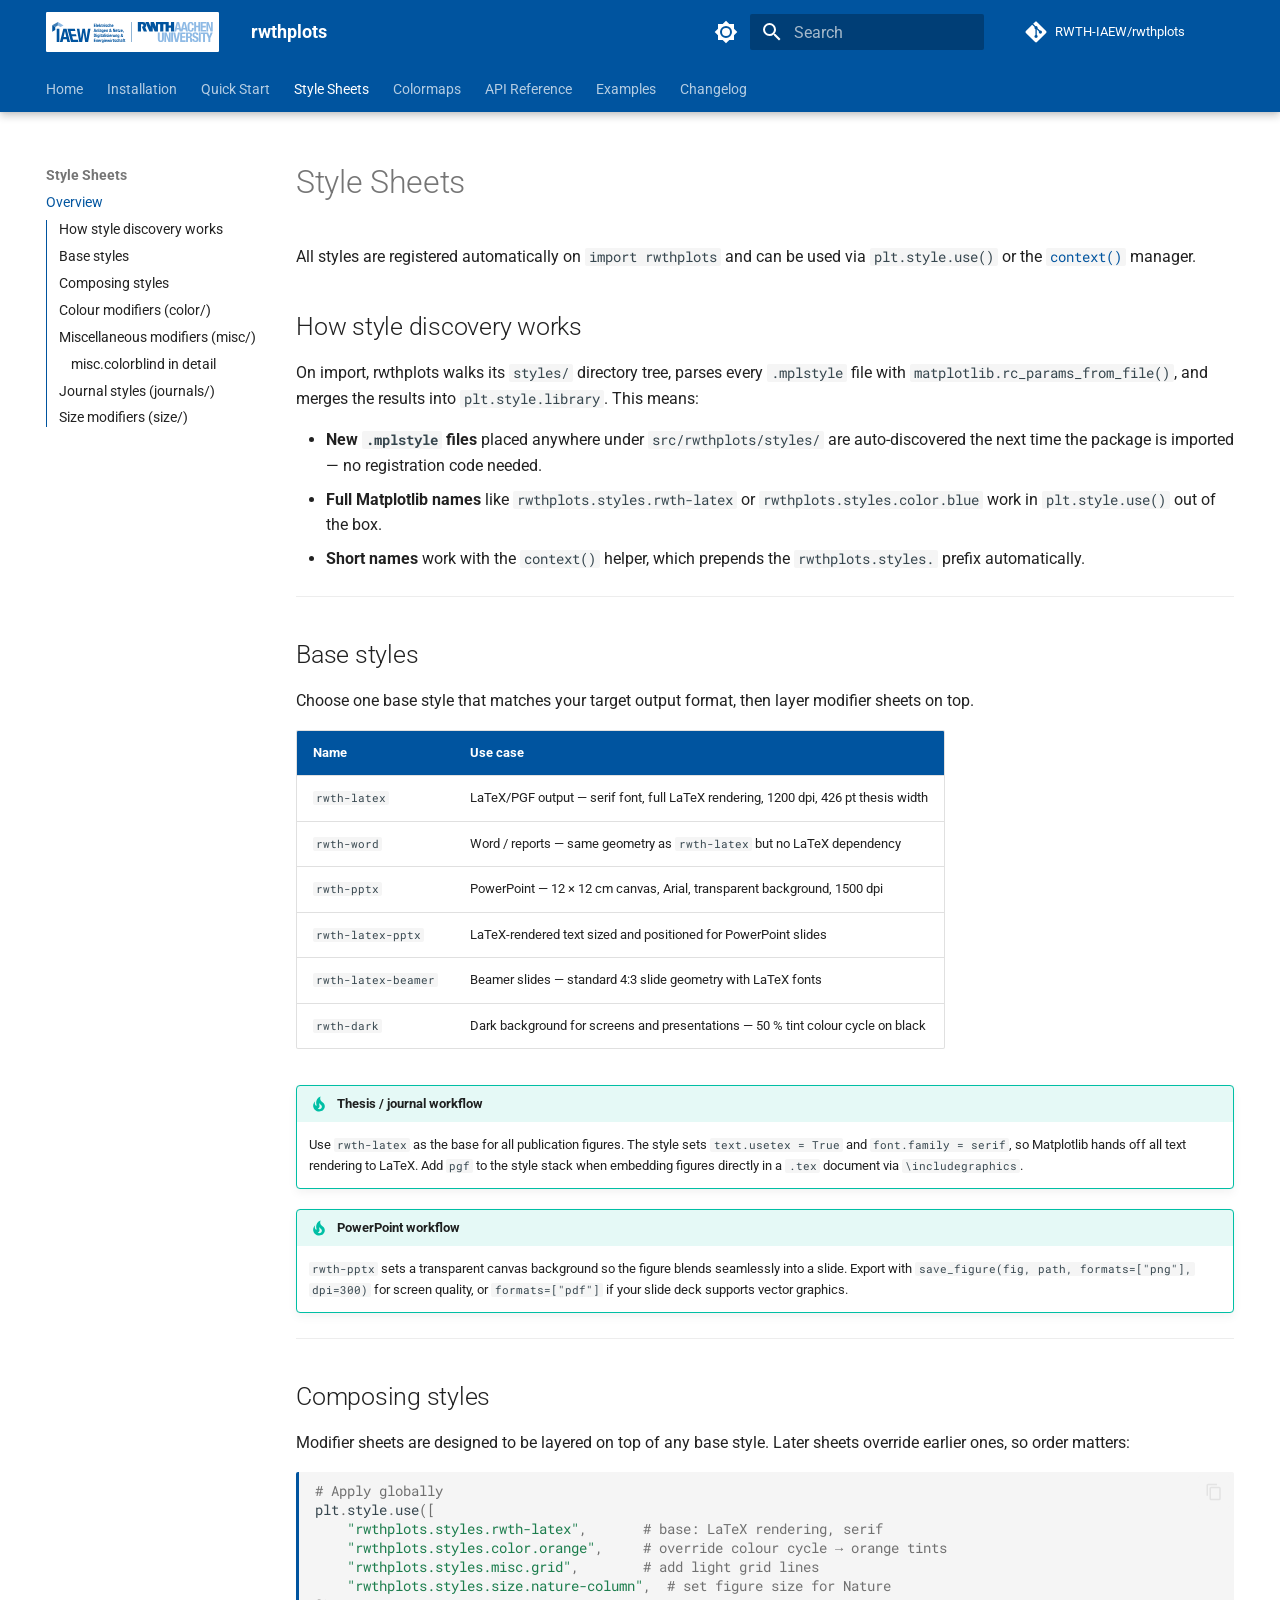
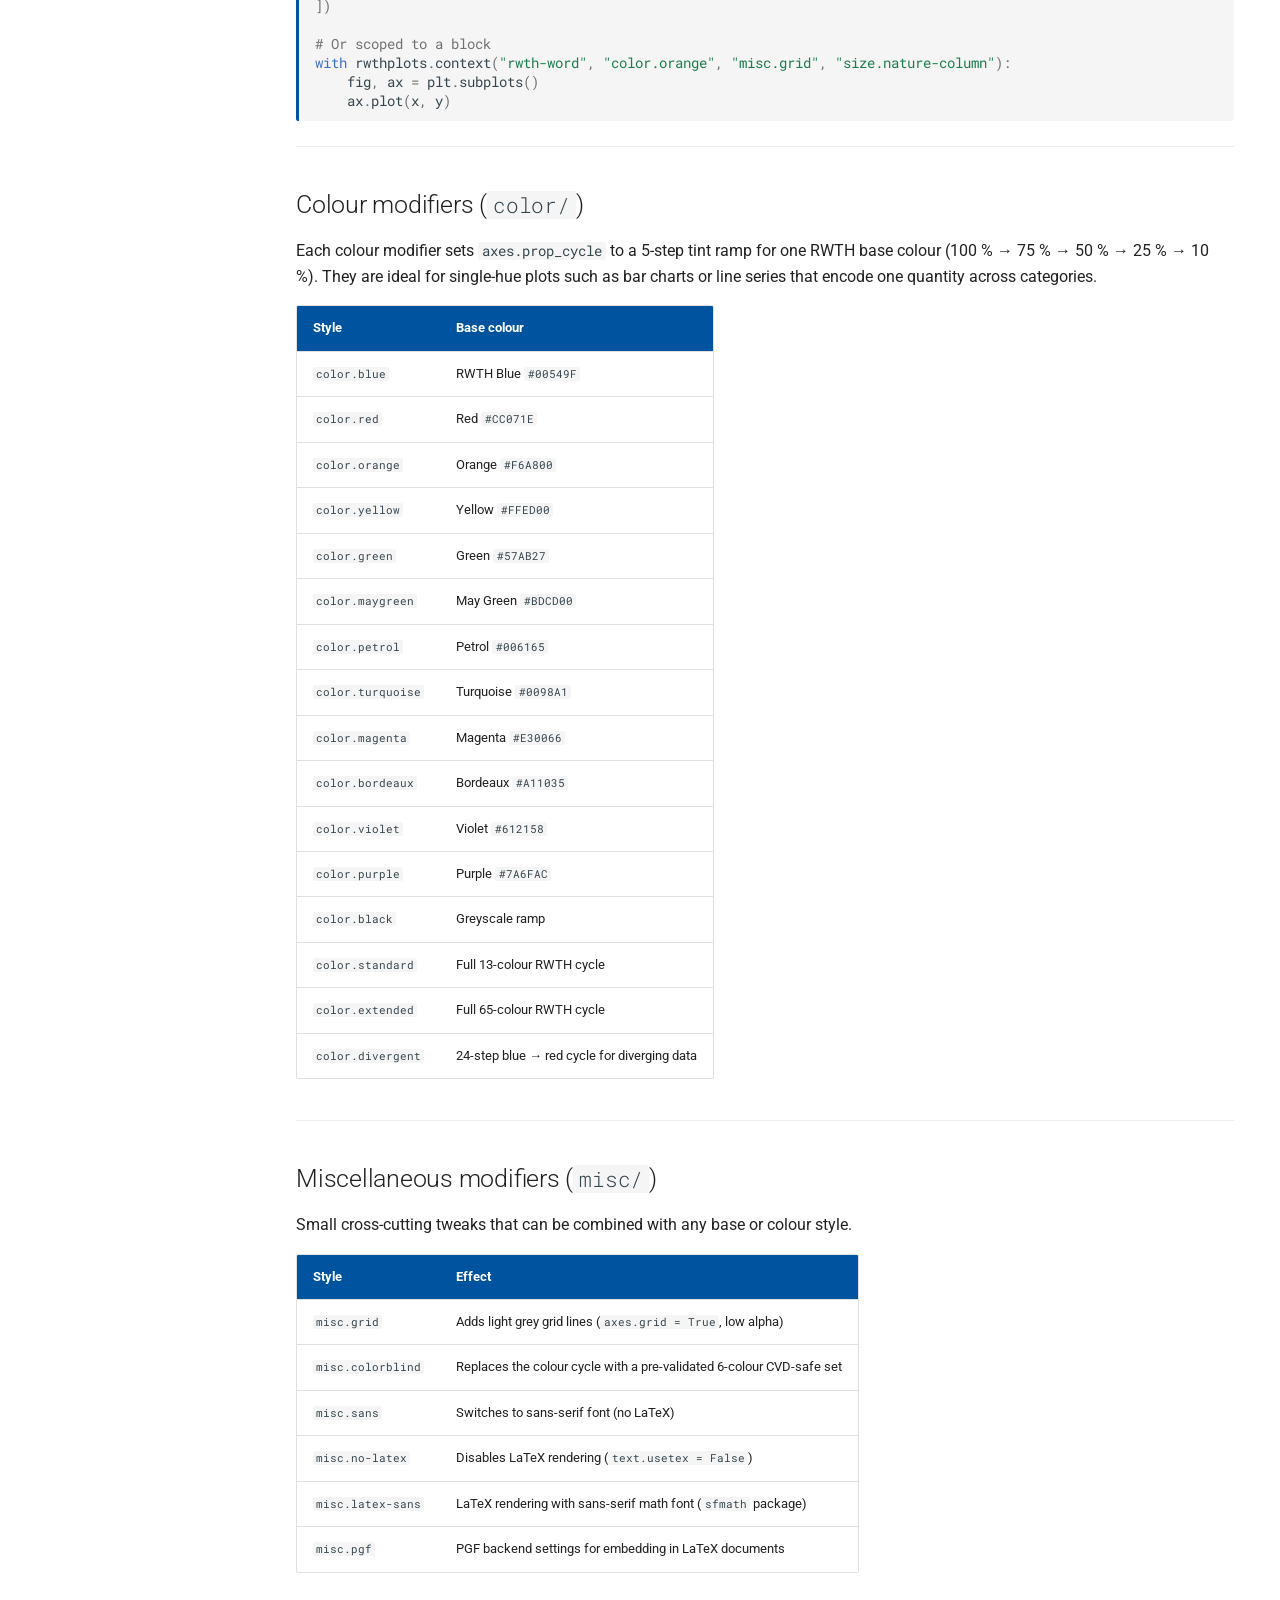
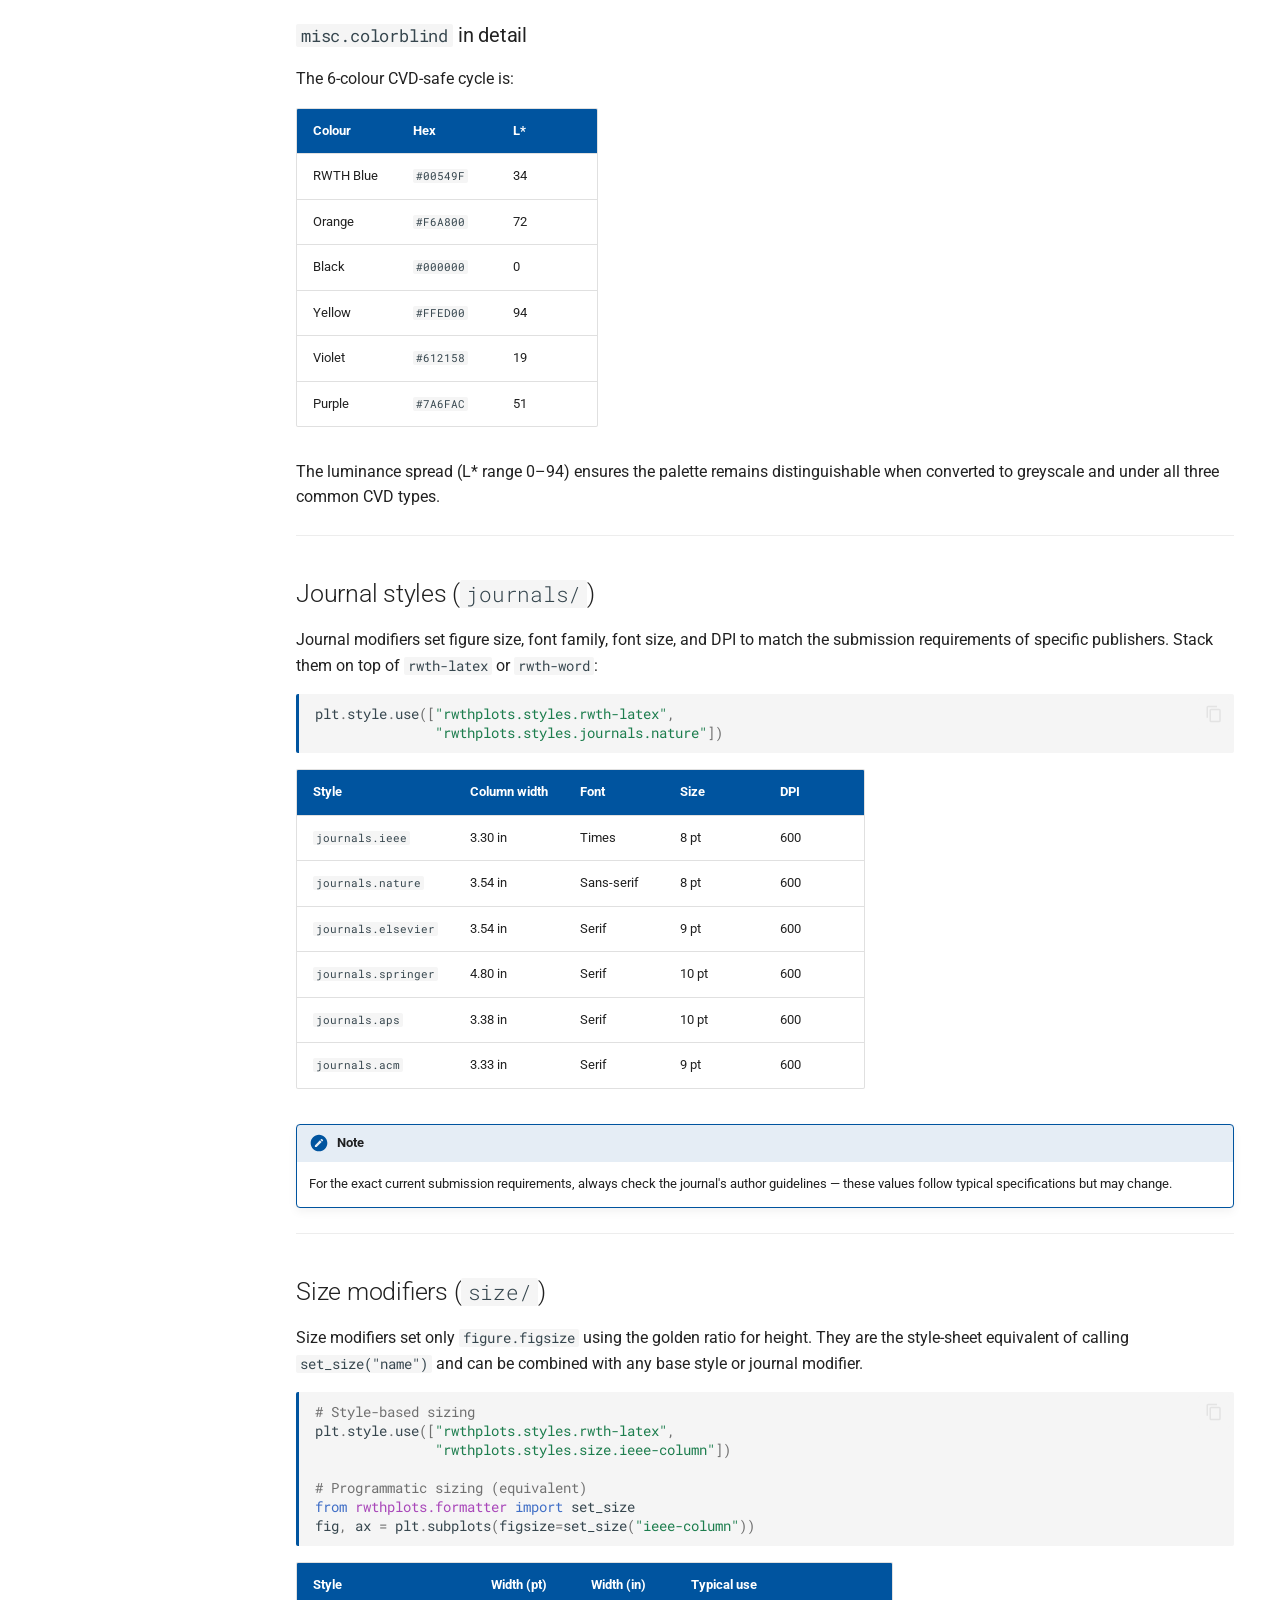
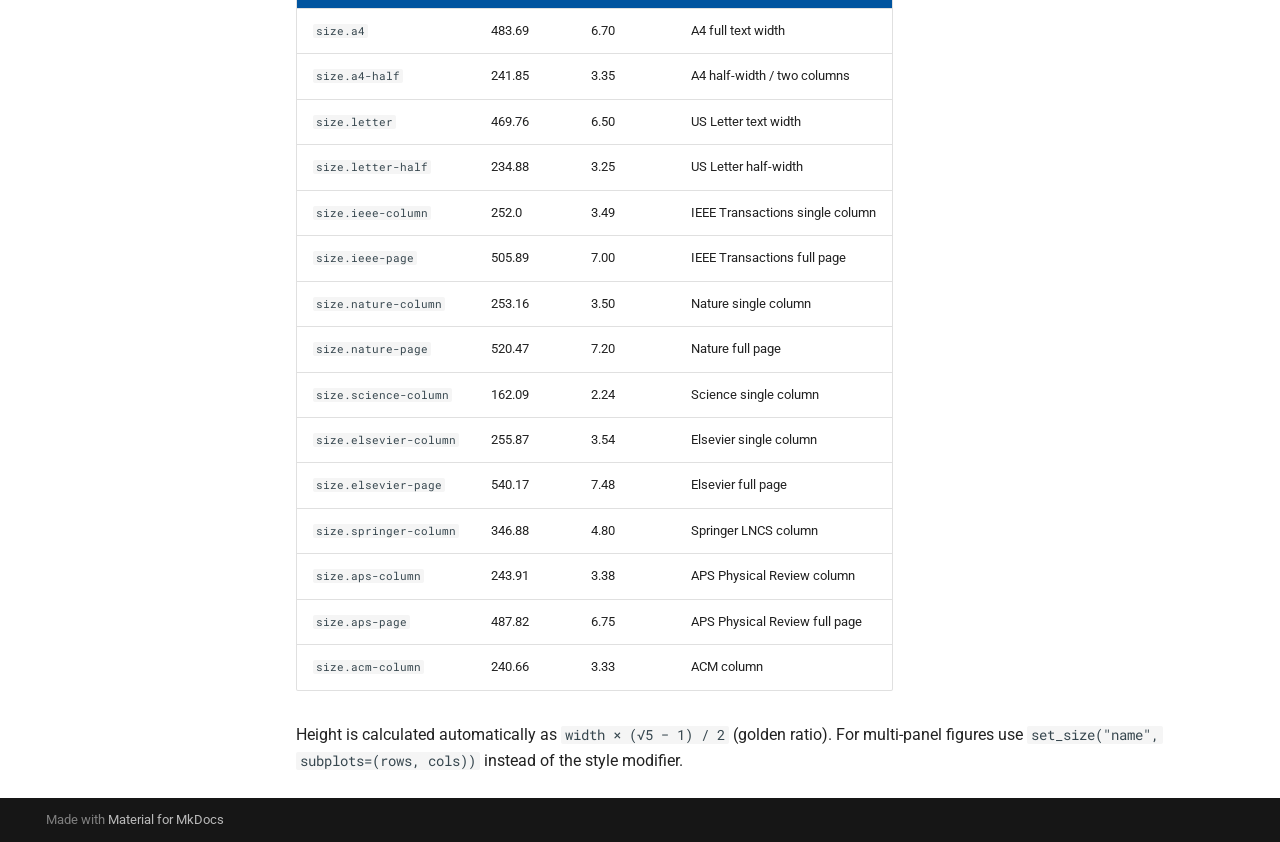
<file: styles/index.html>
<!doctype html>
<html lang="en" class="no-js">
  <head>
    
      <meta charset="utf-8">
      <meta name="viewport" content="width=device-width,initial-scale=1">
      
        <meta name="description" content="RWTH Aachen University colours and styles for Matplotlib">
      
      
        <meta name="author" content="Steffen Kortmann">
      
      
        <link rel="canonical" href="https://rwth-iaew.github.io/rwthplots/styles/">
      
      
        <link rel="prev" href="../quickstart/">
      
      
        <link rel="next" href="../colormaps/">
      
      
        
      
      
      <link rel="icon" href="../images/iaew_logo.svg">
      <meta name="generator" content="mkdocs-1.6.1, mkdocs-material-9.7.7">
    
    
      
        <title>Overview - rwthplots</title>
      
    
    
      <link rel="stylesheet" href="../assets/stylesheets/main.ec1eaa64.min.css">
      
        
        <link rel="stylesheet" href="../assets/stylesheets/palette.ab4e12ef.min.css">
      
      


    
    
      
    
    
      
        
        
        <link rel="preconnect" href="https://fonts.gstatic.com" crossorigin>
        <link rel="stylesheet" href="https://fonts.googleapis.com/css?family=Roboto:300,300i,400,400i,700,700i%7CRoboto+Mono:400,400i,700,700i&display=fallback">
        <style>:root{--md-text-font:"Roboto";--md-code-font:"Roboto Mono"}</style>
      
    
    
      <link rel="stylesheet" href="../assets/_mkdocstrings.css">
    
      <link rel="stylesheet" href="../stylesheets/rwth.css">
    
    <script>__md_scope=new URL("..",location),__md_hash=e=>[...e].reduce(((e,_)=>(e<<5)-e+_.charCodeAt(0)),0),__md_get=(e,_=localStorage,t=__md_scope)=>JSON.parse(_.getItem(t.pathname+"."+e)),__md_set=(e,_,t=localStorage,a=__md_scope)=>{try{t.setItem(a.pathname+"."+e,JSON.stringify(_))}catch(e){}}</script>
    
      

    
    
  </head>
  
  
    
    
      
    
    
    
    
    <body dir="ltr" data-md-color-scheme="default" data-md-color-primary="custom" data-md-color-accent="custom">
  
    
    <input class="md-toggle" data-md-toggle="drawer" type="checkbox" id="__drawer" autocomplete="off">
    <input class="md-toggle" data-md-toggle="search" type="checkbox" id="__search" autocomplete="off">
    <label class="md-overlay" for="__drawer"></label>
    <div data-md-component="skip">
      
        
        <a href="#style-sheets" class="md-skip">
          Skip to content
        </a>
      
    </div>
    <div data-md-component="announce">
      
    </div>
    
    
      

  

<header class="md-header md-header--shadow md-header--lifted" data-md-component="header">
  <nav class="md-header__inner md-grid" aria-label="Header">
    <a href=".." title="rwthplots" class="md-header__button md-logo" aria-label="rwthplots" data-md-component="logo">
      
  <img src="../images/iaew_logo.svg" alt="logo">

    </a>
    <label class="md-header__button md-icon" for="__drawer">
      
      <svg xmlns="http://www.w3.org/2000/svg" viewBox="0 0 24 24"><path d="M3 6h18v2H3zm0 5h18v2H3zm0 5h18v2H3z"/></svg>
    </label>
    <div class="md-header__title" data-md-component="header-title">
      <div class="md-header__ellipsis">
        <div class="md-header__topic">
          <span class="md-ellipsis">
            rwthplots
          </span>
        </div>
        <div class="md-header__topic" data-md-component="header-topic">
          <span class="md-ellipsis">
            
              Overview
            
          </span>
        </div>
      </div>
    </div>
    
      
        <form class="md-header__option" data-md-component="palette">
  
    
    
    
    <input class="md-option" data-md-color-media="" data-md-color-scheme="default" data-md-color-primary="custom" data-md-color-accent="custom"  aria-label="Switch to dark mode"  type="radio" name="__palette" id="__palette_0">
    
      <label class="md-header__button md-icon" title="Switch to dark mode" for="__palette_1" hidden>
        <svg xmlns="http://www.w3.org/2000/svg" viewBox="0 0 24 24"><path d="M12 8a4 4 0 0 0-4 4 4 4 0 0 0 4 4 4 4 0 0 0 4-4 4 4 0 0 0-4-4m0 10a6 6 0 0 1-6-6 6 6 0 0 1 6-6 6 6 0 0 1 6 6 6 6 0 0 1-6 6m8-9.31V4h-4.69L12 .69 8.69 4H4v4.69L.69 12 4 15.31V20h4.69L12 23.31 15.31 20H20v-4.69L23.31 12z"/></svg>
      </label>
    
  
    
    
    
    <input class="md-option" data-md-color-media="" data-md-color-scheme="slate" data-md-color-primary="custom" data-md-color-accent="custom"  aria-label="Switch to light mode"  type="radio" name="__palette" id="__palette_1">
    
      <label class="md-header__button md-icon" title="Switch to light mode" for="__palette_0" hidden>
        <svg xmlns="http://www.w3.org/2000/svg" viewBox="0 0 24 24"><path d="M12 18c-.89 0-1.74-.2-2.5-.55C11.56 16.5 13 14.42 13 12s-1.44-4.5-3.5-5.45C10.26 6.2 11.11 6 12 6a6 6 0 0 1 6 6 6 6 0 0 1-6 6m8-9.31V4h-4.69L12 .69 8.69 4H4v4.69L.69 12 4 15.31V20h4.69L12 23.31 15.31 20H20v-4.69L23.31 12z"/></svg>
      </label>
    
  
</form>
      
    
    
      <script>var palette=__md_get("__palette");if(palette&&palette.color){if("(prefers-color-scheme)"===palette.color.media){var media=matchMedia("(prefers-color-scheme: light)"),input=document.querySelector(media.matches?"[data-md-color-media='(prefers-color-scheme: light)']":"[data-md-color-media='(prefers-color-scheme: dark)']");palette.color.media=input.getAttribute("data-md-color-media"),palette.color.scheme=input.getAttribute("data-md-color-scheme"),palette.color.primary=input.getAttribute("data-md-color-primary"),palette.color.accent=input.getAttribute("data-md-color-accent")}for(var[key,value]of Object.entries(palette.color))document.body.setAttribute("data-md-color-"+key,value)}</script>
    
    
    
      
      
        <label class="md-header__button md-icon" for="__search">
          
          <svg xmlns="http://www.w3.org/2000/svg" viewBox="0 0 24 24"><path d="M9.5 3A6.5 6.5 0 0 1 16 9.5c0 1.61-.59 3.09-1.56 4.23l.27.27h.79l5 5-1.5 1.5-5-5v-.79l-.27-.27A6.52 6.52 0 0 1 9.5 16 6.5 6.5 0 0 1 3 9.5 6.5 6.5 0 0 1 9.5 3m0 2C7 5 5 7 5 9.5S7 14 9.5 14 14 12 14 9.5 12 5 9.5 5"/></svg>
        </label>
        <div class="md-search" data-md-component="search" role="dialog">
  <label class="md-search__overlay" for="__search"></label>
  <div class="md-search__inner" role="search">
    <form class="md-search__form" name="search">
      <input type="text" class="md-search__input" name="query" aria-label="Search" placeholder="Search" autocapitalize="off" autocorrect="off" autocomplete="off" spellcheck="false" data-md-component="search-query" required>
      <label class="md-search__icon md-icon" for="__search">
        
        <svg xmlns="http://www.w3.org/2000/svg" viewBox="0 0 24 24"><path d="M9.5 3A6.5 6.5 0 0 1 16 9.5c0 1.61-.59 3.09-1.56 4.23l.27.27h.79l5 5-1.5 1.5-5-5v-.79l-.27-.27A6.52 6.52 0 0 1 9.5 16 6.5 6.5 0 0 1 3 9.5 6.5 6.5 0 0 1 9.5 3m0 2C7 5 5 7 5 9.5S7 14 9.5 14 14 12 14 9.5 12 5 9.5 5"/></svg>
        
        <svg xmlns="http://www.w3.org/2000/svg" viewBox="0 0 24 24"><path d="M20 11v2H8l5.5 5.5-1.42 1.42L4.16 12l7.92-7.92L13.5 5.5 8 11z"/></svg>
      </label>
      <nav class="md-search__options" aria-label="Search">
        
        <button type="reset" class="md-search__icon md-icon" title="Clear" aria-label="Clear" tabindex="-1">
          
          <svg xmlns="http://www.w3.org/2000/svg" viewBox="0 0 24 24"><path d="M19 6.41 17.59 5 12 10.59 6.41 5 5 6.41 10.59 12 5 17.59 6.41 19 12 13.41 17.59 19 19 17.59 13.41 12z"/></svg>
        </button>
      </nav>
      
        <div class="md-search__suggest" data-md-component="search-suggest"></div>
      
    </form>
    <div class="md-search__output">
      <div class="md-search__scrollwrap" tabindex="0" data-md-scrollfix>
        <div class="md-search-result" data-md-component="search-result">
          <div class="md-search-result__meta">
            Initializing search
          </div>
          <ol class="md-search-result__list" role="presentation"></ol>
        </div>
      </div>
    </div>
  </div>
</div>
      
    
    
      <div class="md-header__source">
        <a href="https://github.com/RWTH-IAEW/rwthplots" title="Go to repository" class="md-source" data-md-component="source">
  <div class="md-source__icon md-icon">
    
    <svg xmlns="http://www.w3.org/2000/svg" viewBox="0 0 448 512"><!--! Font Awesome Free 7.1.0 by @fontawesome - https://fontawesome.com License - https://fontawesome.com/license/free (Icons: CC BY 4.0, Fonts: SIL OFL 1.1, Code: MIT License) Copyright 2025 Fonticons, Inc.--><path d="M439.6 236.1 244 40.5c-5.4-5.5-12.8-8.5-20.4-8.5s-15 3-20.4 8.4L162.5 81l51.5 51.5c27.1-9.1 52.7 16.8 43.4 43.7l49.7 49.7c34.2-11.8 61.2 31 35.5 56.7-26.5 26.5-70.2-2.9-56-37.3L240.3 199v121.9c25.3 12.5 22.3 41.8 9.1 55-6.4 6.4-15.2 10.1-24.3 10.1s-17.8-3.6-24.3-10.1c-17.6-17.6-11.1-46.9 11.2-56v-123c-20.8-8.5-24.6-30.7-18.6-45L142.6 101 8.5 235.1C3 240.6 0 247.9 0 255.5s3 15 8.5 20.4l195.6 195.7c5.4 5.4 12.7 8.4 20.4 8.4s15-3 20.4-8.4l194.7-194.7c5.4-5.4 8.4-12.8 8.4-20.4s-3-15-8.4-20.4"/></svg>
  </div>
  <div class="md-source__repository">
    RWTH-IAEW/rwthplots
  </div>
</a>
      </div>
    
  </nav>
  
    
      
<nav class="md-tabs" aria-label="Tabs" data-md-component="tabs">
  <div class="md-grid">
    <ul class="md-tabs__list">
      
        
  
  
  
  
    <li class="md-tabs__item">
      <a href=".." class="md-tabs__link">
        
  
  
    
  
  Home

      </a>
    </li>
  

      
        
  
  
  
  
    <li class="md-tabs__item">
      <a href="../installation/" class="md-tabs__link">
        
  
  
    
  
  Installation

      </a>
    </li>
  

      
        
  
  
  
  
    <li class="md-tabs__item">
      <a href="../quickstart/" class="md-tabs__link">
        
  
  
    
  
  Quick Start

      </a>
    </li>
  

      
        
  
  
  
    
  
  
    
    
      <li class="md-tabs__item md-tabs__item--active">
        <a href="./" class="md-tabs__link">
          
  
  
  Style Sheets

        </a>
      </li>
    
  

      
        
  
  
  
  
    <li class="md-tabs__item">
      <a href="../colormaps/" class="md-tabs__link">
        
  
  
    
  
  Colormaps

      </a>
    </li>
  

      
        
  
  
  
  
    
    
      <li class="md-tabs__item">
        <a href="../api/cmap/" class="md-tabs__link">
          
  
  
  API Reference

        </a>
      </li>
    
  

      
        
  
  
  
  
    <li class="md-tabs__item">
      <a href="../examples/" class="md-tabs__link">
        
  
  
    
  
  Examples

      </a>
    </li>
  

      
        
  
  
  
  
    <li class="md-tabs__item">
      <a href="../changelog/" class="md-tabs__link">
        
  
  
    
  
  Changelog

      </a>
    </li>
  

      
    </ul>
  </div>
</nav>
    
  
</header>
    
    <div class="md-container" data-md-component="container">
      
      
        
      
      <main class="md-main" data-md-component="main">
        <div class="md-main__inner md-grid">
          
            
              
              <div class="md-sidebar md-sidebar--primary" data-md-component="sidebar" data-md-type="navigation" >
                <div class="md-sidebar__scrollwrap">
                  <div class="md-sidebar__inner">
                    


  


  

<nav class="md-nav md-nav--primary md-nav--lifted md-nav--integrated" aria-label="Navigation" data-md-level="0">
  <label class="md-nav__title" for="__drawer">
    <a href=".." title="rwthplots" class="md-nav__button md-logo" aria-label="rwthplots" data-md-component="logo">
      
  <img src="../images/iaew_logo.svg" alt="logo">

    </a>
    rwthplots
  </label>
  
    <div class="md-nav__source">
      <a href="https://github.com/RWTH-IAEW/rwthplots" title="Go to repository" class="md-source" data-md-component="source">
  <div class="md-source__icon md-icon">
    
    <svg xmlns="http://www.w3.org/2000/svg" viewBox="0 0 448 512"><!--! Font Awesome Free 7.1.0 by @fontawesome - https://fontawesome.com License - https://fontawesome.com/license/free (Icons: CC BY 4.0, Fonts: SIL OFL 1.1, Code: MIT License) Copyright 2025 Fonticons, Inc.--><path d="M439.6 236.1 244 40.5c-5.4-5.5-12.8-8.5-20.4-8.5s-15 3-20.4 8.4L162.5 81l51.5 51.5c27.1-9.1 52.7 16.8 43.4 43.7l49.7 49.7c34.2-11.8 61.2 31 35.5 56.7-26.5 26.5-70.2-2.9-56-37.3L240.3 199v121.9c25.3 12.5 22.3 41.8 9.1 55-6.4 6.4-15.2 10.1-24.3 10.1s-17.8-3.6-24.3-10.1c-17.6-17.6-11.1-46.9 11.2-56v-123c-20.8-8.5-24.6-30.7-18.6-45L142.6 101 8.5 235.1C3 240.6 0 247.9 0 255.5s3 15 8.5 20.4l195.6 195.7c5.4 5.4 12.7 8.4 20.4 8.4s15-3 20.4-8.4l194.7-194.7c5.4-5.4 8.4-12.8 8.4-20.4s-3-15-8.4-20.4"/></svg>
  </div>
  <div class="md-source__repository">
    RWTH-IAEW/rwthplots
  </div>
</a>
    </div>
  
  <ul class="md-nav__list" data-md-scrollfix>
    
      
      
  
  
  
  
    <li class="md-nav__item">
      <a href=".." class="md-nav__link">
        
  
  
  <span class="md-ellipsis">
    
  
    Home
  

    
  </span>
  
  

      </a>
    </li>
  

    
      
      
  
  
  
  
    <li class="md-nav__item">
      <a href="../installation/" class="md-nav__link">
        
  
  
  <span class="md-ellipsis">
    
  
    Installation
  

    
  </span>
  
  

      </a>
    </li>
  

    
      
      
  
  
  
  
    <li class="md-nav__item">
      <a href="../quickstart/" class="md-nav__link">
        
  
  
  <span class="md-ellipsis">
    
  
    Quick Start
  

    
  </span>
  
  

      </a>
    </li>
  

    
      
      
  
  
    
  
  
  
    
    
    
    
      
        
        
      
      
        
      
    
    
    <li class="md-nav__item md-nav__item--active md-nav__item--section md-nav__item--nested">
      
        
        
        <input class="md-nav__toggle md-toggle " type="checkbox" id="__nav_4" checked>
        
          
          <label class="md-nav__link" for="__nav_4" id="__nav_4_label" tabindex="">
            
  
  
  <span class="md-ellipsis">
    
  
    Style Sheets
  

    
  </span>
  
  

            <span class="md-nav__icon md-icon"></span>
          </label>
        
        <nav class="md-nav" data-md-level="1" aria-labelledby="__nav_4_label" aria-expanded="true">
          <label class="md-nav__title" for="__nav_4">
            <span class="md-nav__icon md-icon"></span>
            
  
    Style Sheets
  

          </label>
          <ul class="md-nav__list" data-md-scrollfix>
            
              
                
  
  
    
  
  
  
    <li class="md-nav__item md-nav__item--active">
      
      <input class="md-nav__toggle md-toggle" type="checkbox" id="__toc">
      
      
        
      
      
        <label class="md-nav__link md-nav__link--active" for="__toc">
          
  
  
  <span class="md-ellipsis">
    
  
    Overview
  

    
  </span>
  
  

          <span class="md-nav__icon md-icon"></span>
        </label>
      
      <a href="./" class="md-nav__link md-nav__link--active">
        
  
  
  <span class="md-ellipsis">
    
  
    Overview
  

    
  </span>
  
  

      </a>
      
        

<nav class="md-nav md-nav--secondary" aria-label="Table of contents">
  
  
  
    
  
  
    <label class="md-nav__title" for="__toc">
      <span class="md-nav__icon md-icon"></span>
      Table of contents
    </label>
    <ul class="md-nav__list" data-md-component="toc" data-md-scrollfix>
      
        <li class="md-nav__item">
  <a href="#how-style-discovery-works" class="md-nav__link">
    <span class="md-ellipsis">
      
        How style discovery works
      
    </span>
  </a>
  
</li>
      
        <li class="md-nav__item">
  <a href="#base-styles" class="md-nav__link">
    <span class="md-ellipsis">
      
        Base styles
      
    </span>
  </a>
  
</li>
      
        <li class="md-nav__item">
  <a href="#composing-styles" class="md-nav__link">
    <span class="md-ellipsis">
      
        Composing styles
      
    </span>
  </a>
  
</li>
      
        <li class="md-nav__item">
  <a href="#colour-modifiers-color" class="md-nav__link">
    <span class="md-ellipsis">
      
        Colour modifiers (color/)
      
    </span>
  </a>
  
</li>
      
        <li class="md-nav__item">
  <a href="#miscellaneous-modifiers-misc" class="md-nav__link">
    <span class="md-ellipsis">
      
        Miscellaneous modifiers (misc/)
      
    </span>
  </a>
  
    <nav class="md-nav" aria-label="Miscellaneous modifiers (misc/)">
      <ul class="md-nav__list">
        
          <li class="md-nav__item">
  <a href="#misccolorblind-in-detail" class="md-nav__link">
    <span class="md-ellipsis">
      
        misc.colorblind in detail
      
    </span>
  </a>
  
</li>
        
      </ul>
    </nav>
  
</li>
      
        <li class="md-nav__item">
  <a href="#journal-styles-journals" class="md-nav__link">
    <span class="md-ellipsis">
      
        Journal styles (journals/)
      
    </span>
  </a>
  
</li>
      
        <li class="md-nav__item">
  <a href="#size-modifiers-size" class="md-nav__link">
    <span class="md-ellipsis">
      
        Size modifiers (size/)
      
    </span>
  </a>
  
</li>
      
    </ul>
  
</nav>
      
    </li>
  

              
            
          </ul>
        </nav>
      
    </li>
  

    
      
      
  
  
  
  
    <li class="md-nav__item">
      <a href="../colormaps/" class="md-nav__link">
        
  
  
  <span class="md-ellipsis">
    
  
    Colormaps
  

    
  </span>
  
  

      </a>
    </li>
  

    
      
      
  
  
  
  
    
    
    
    
      
      
        
      
    
    
    <li class="md-nav__item md-nav__item--nested">
      
        
        
          
        
        <input class="md-nav__toggle md-toggle md-toggle--indeterminate" type="checkbox" id="__nav_6" >
        
          
          <label class="md-nav__link" for="__nav_6" id="__nav_6_label" tabindex="0">
            
  
  
  <span class="md-ellipsis">
    
  
    API Reference
  

    
  </span>
  
  

            <span class="md-nav__icon md-icon"></span>
          </label>
        
        <nav class="md-nav" data-md-level="1" aria-labelledby="__nav_6_label" aria-expanded="false">
          <label class="md-nav__title" for="__nav_6">
            <span class="md-nav__icon md-icon"></span>
            
  
    API Reference
  

          </label>
          <ul class="md-nav__list" data-md-scrollfix>
            
              
                
  
  
  
  
    <li class="md-nav__item">
      <a href="../api/cmap/" class="md-nav__link">
        
  
  
  <span class="md-ellipsis">
    
  
    Colormaps
  

    
  </span>
  
  

      </a>
    </li>
  

              
            
              
                
  
  
  
  
    <li class="md-nav__item">
      <a href="../api/formatter/" class="md-nav__link">
        
  
  
  <span class="md-ellipsis">
    
  
    Formatter
  

    
  </span>
  
  

      </a>
    </li>
  

              
            
              
                
  
  
  
  
    <li class="md-nav__item">
      <a href="../api/utils/" class="md-nav__link">
        
  
  
  <span class="md-ellipsis">
    
  
    Utilities
  

    
  </span>
  
  

      </a>
    </li>
  

              
            
          </ul>
        </nav>
      
    </li>
  

    
      
      
  
  
  
  
    <li class="md-nav__item">
      <a href="../examples/" class="md-nav__link">
        
  
  
  <span class="md-ellipsis">
    
  
    Examples
  

    
  </span>
  
  

      </a>
    </li>
  

    
      
      
  
  
  
  
    <li class="md-nav__item">
      <a href="../changelog/" class="md-nav__link">
        
  
  
  <span class="md-ellipsis">
    
  
    Changelog
  

    
  </span>
  
  

      </a>
    </li>
  

    
  </ul>
</nav>
                  </div>
                </div>
              </div>
            
            
          
          
            <div class="md-content" data-md-component="content">
              
              <article class="md-content__inner md-typeset">
                
                  


  
  


<h1 id="style-sheets">Style Sheets<a class="headerlink" href="#style-sheets" title="Permanent link">&para;</a></h1>
<p>All styles are registered automatically on <code>import rwthplots</code> and can be used
via <code>plt.style.use()</code> or the <a class="autorefs autorefs-internal" title="            rwthplots.utils.context" href="../api/utils/#rwthplots.utils.context"><code>context()</code></a> manager.</p>
<h2 id="how-style-discovery-works">How style discovery works<a class="headerlink" href="#how-style-discovery-works" title="Permanent link">&para;</a></h2>
<p>On import, rwthplots walks its <code>styles/</code> directory tree, parses every
<code>.mplstyle</code> file with <code>matplotlib.rc_params_from_file()</code>, and merges the
results into <code>plt.style.library</code>.  This means:</p>
<ul>
<li><strong>New <code>.mplstyle</code> files</strong> placed anywhere under <code>src/rwthplots/styles/</code> are
  auto-discovered the next time the package is imported — no registration code
  needed.</li>
<li><strong>Full Matplotlib names</strong> like <code>rwthplots.styles.rwth-latex</code> or
  <code>rwthplots.styles.color.blue</code> work in <code>plt.style.use()</code> out of the box.</li>
<li><strong>Short names</strong> work with the <code>context()</code> helper, which prepends the
  <code>rwthplots.styles.</code> prefix automatically.</li>
</ul>
<hr />
<h2 id="base-styles">Base styles<a class="headerlink" href="#base-styles" title="Permanent link">&para;</a></h2>
<p>Choose one base style that matches your target output format, then layer
modifier sheets on top.</p>
<table>
<thead>
<tr>
<th>Name</th>
<th>Use case</th>
</tr>
</thead>
<tbody>
<tr>
<td><code>rwth-latex</code></td>
<td>LaTeX/PGF output — serif font, full LaTeX rendering, 1200 dpi, 426 pt thesis width</td>
</tr>
<tr>
<td><code>rwth-word</code></td>
<td>Word / reports — same geometry as <code>rwth-latex</code> but no LaTeX dependency</td>
</tr>
<tr>
<td><code>rwth-pptx</code></td>
<td>PowerPoint — 12 × 12 cm canvas, Arial, transparent background, 1500 dpi</td>
</tr>
<tr>
<td><code>rwth-latex-pptx</code></td>
<td>LaTeX-rendered text sized and positioned for PowerPoint slides</td>
</tr>
<tr>
<td><code>rwth-latex-beamer</code></td>
<td>Beamer slides — standard 4:3 slide geometry with LaTeX fonts</td>
</tr>
<tr>
<td><code>rwth-dark</code></td>
<td>Dark background for screens and presentations — 50 % tint colour cycle on black</td>
</tr>
</tbody>
</table>
<div class="admonition tip">
<p class="admonition-title">Thesis / journal workflow</p>
<p>Use <code>rwth-latex</code> as the base for all publication figures.  The style sets
<code>text.usetex = True</code> and <code>font.family = serif</code>, so Matplotlib hands off
all text rendering to LaTeX.  Add <code>pgf</code> to the style stack when embedding
figures directly in a <code>.tex</code> document via <code>\includegraphics</code>.</p>
</div>
<div class="admonition tip">
<p class="admonition-title">PowerPoint workflow</p>
<p><code>rwth-pptx</code> sets a transparent canvas background so the figure blends
seamlessly into a slide.  Export with <code>save_figure(fig, path, formats=["png"],
dpi=300)</code> for screen quality, or <code>formats=["pdf"]</code> if your slide deck
supports vector graphics.</p>
</div>
<hr />
<h2 id="composing-styles">Composing styles<a class="headerlink" href="#composing-styles" title="Permanent link">&para;</a></h2>
<p>Modifier sheets are designed to be layered on top of any base style.
Later sheets override earlier ones, so order matters:</p>
<div class="highlight"><pre><span></span><code><a id="__codelineno-0-1" name="__codelineno-0-1" href="#__codelineno-0-1"></a><span class="c1"># Apply globally</span>
<a id="__codelineno-0-2" name="__codelineno-0-2" href="#__codelineno-0-2"></a><span class="n">plt</span><span class="o">.</span><span class="n">style</span><span class="o">.</span><span class="n">use</span><span class="p">([</span>
<a id="__codelineno-0-3" name="__codelineno-0-3" href="#__codelineno-0-3"></a>    <span class="s2">"rwthplots.styles.rwth-latex"</span><span class="p">,</span>       <span class="c1"># base: LaTeX rendering, serif</span>
<a id="__codelineno-0-4" name="__codelineno-0-4" href="#__codelineno-0-4"></a>    <span class="s2">"rwthplots.styles.color.orange"</span><span class="p">,</span>     <span class="c1"># override colour cycle → orange tints</span>
<a id="__codelineno-0-5" name="__codelineno-0-5" href="#__codelineno-0-5"></a>    <span class="s2">"rwthplots.styles.misc.grid"</span><span class="p">,</span>        <span class="c1"># add light grid lines</span>
<a id="__codelineno-0-6" name="__codelineno-0-6" href="#__codelineno-0-6"></a>    <span class="s2">"rwthplots.styles.size.nature-column"</span><span class="p">,</span>  <span class="c1"># set figure size for Nature</span>
<a id="__codelineno-0-7" name="__codelineno-0-7" href="#__codelineno-0-7"></a><span class="p">])</span>
<a id="__codelineno-0-8" name="__codelineno-0-8" href="#__codelineno-0-8"></a>
<a id="__codelineno-0-9" name="__codelineno-0-9" href="#__codelineno-0-9"></a><span class="c1"># Or scoped to a block</span>
<a id="__codelineno-0-10" name="__codelineno-0-10" href="#__codelineno-0-10"></a><span class="k">with</span> <span class="n">rwthplots</span><span class="o">.</span><span class="n">context</span><span class="p">(</span><span class="s2">"rwth-word"</span><span class="p">,</span> <span class="s2">"color.orange"</span><span class="p">,</span> <span class="s2">"misc.grid"</span><span class="p">,</span> <span class="s2">"size.nature-column"</span><span class="p">):</span>
<a id="__codelineno-0-11" name="__codelineno-0-11" href="#__codelineno-0-11"></a>    <span class="n">fig</span><span class="p">,</span> <span class="n">ax</span> <span class="o">=</span> <span class="n">plt</span><span class="o">.</span><span class="n">subplots</span><span class="p">()</span>
<a id="__codelineno-0-12" name="__codelineno-0-12" href="#__codelineno-0-12"></a>    <span class="n">ax</span><span class="o">.</span><span class="n">plot</span><span class="p">(</span><span class="n">x</span><span class="p">,</span> <span class="n">y</span><span class="p">)</span>
</code></pre></div>
<hr />
<h2 id="colour-modifiers-color">Colour modifiers (<code>color/</code>)<a class="headerlink" href="#colour-modifiers-color" title="Permanent link">&para;</a></h2>
<p>Each colour modifier sets <code>axes.prop_cycle</code> to a 5-step tint ramp for one
RWTH base colour (100 % → 75 % → 50 % → 25 % → 10 %).  They are ideal for
single-hue plots such as bar charts or line series that encode one quantity
across categories.</p>
<table>
<thead>
<tr>
<th>Style</th>
<th>Base colour</th>
</tr>
</thead>
<tbody>
<tr>
<td><code>color.blue</code></td>
<td>RWTH Blue <code>#00549F</code></td>
</tr>
<tr>
<td><code>color.red</code></td>
<td>Red <code>#CC071E</code></td>
</tr>
<tr>
<td><code>color.orange</code></td>
<td>Orange <code>#F6A800</code></td>
</tr>
<tr>
<td><code>color.yellow</code></td>
<td>Yellow <code>#FFED00</code></td>
</tr>
<tr>
<td><code>color.green</code></td>
<td>Green <code>#57AB27</code></td>
</tr>
<tr>
<td><code>color.maygreen</code></td>
<td>May Green <code>#BDCD00</code></td>
</tr>
<tr>
<td><code>color.petrol</code></td>
<td>Petrol <code>#006165</code></td>
</tr>
<tr>
<td><code>color.turquoise</code></td>
<td>Turquoise <code>#0098A1</code></td>
</tr>
<tr>
<td><code>color.magenta</code></td>
<td>Magenta <code>#E30066</code></td>
</tr>
<tr>
<td><code>color.bordeaux</code></td>
<td>Bordeaux <code>#A11035</code></td>
</tr>
<tr>
<td><code>color.violet</code></td>
<td>Violet <code>#612158</code></td>
</tr>
<tr>
<td><code>color.purple</code></td>
<td>Purple <code>#7A6FAC</code></td>
</tr>
<tr>
<td><code>color.black</code></td>
<td>Greyscale ramp</td>
</tr>
<tr>
<td><code>color.standard</code></td>
<td>Full 13-colour RWTH cycle</td>
</tr>
<tr>
<td><code>color.extended</code></td>
<td>Full 65-colour RWTH cycle</td>
</tr>
<tr>
<td><code>color.divergent</code></td>
<td>24-step blue → red cycle for diverging data</td>
</tr>
</tbody>
</table>
<hr />
<h2 id="miscellaneous-modifiers-misc">Miscellaneous modifiers (<code>misc/</code>)<a class="headerlink" href="#miscellaneous-modifiers-misc" title="Permanent link">&para;</a></h2>
<p>Small cross-cutting tweaks that can be combined with any base or colour style.</p>
<table>
<thead>
<tr>
<th>Style</th>
<th>Effect</th>
</tr>
</thead>
<tbody>
<tr>
<td><code>misc.grid</code></td>
<td>Adds light grey grid lines (<code>axes.grid = True</code>, low alpha)</td>
</tr>
<tr>
<td><code>misc.colorblind</code></td>
<td>Replaces the colour cycle with a pre-validated 6-colour CVD-safe set</td>
</tr>
<tr>
<td><code>misc.sans</code></td>
<td>Switches to sans-serif font (no LaTeX)</td>
</tr>
<tr>
<td><code>misc.no-latex</code></td>
<td>Disables LaTeX rendering (<code>text.usetex = False</code>)</td>
</tr>
<tr>
<td><code>misc.latex-sans</code></td>
<td>LaTeX rendering with sans-serif math font (<code>sfmath</code> package)</td>
</tr>
<tr>
<td><code>misc.pgf</code></td>
<td>PGF backend settings for embedding in LaTeX documents</td>
</tr>
</tbody>
</table>
<h3 id="misccolorblind-in-detail"><code>misc.colorblind</code> in detail<a class="headerlink" href="#misccolorblind-in-detail" title="Permanent link">&para;</a></h3>
<p>The 6-colour CVD-safe cycle is:</p>
<table>
<thead>
<tr>
<th>Colour</th>
<th>Hex</th>
<th>L*</th>
</tr>
</thead>
<tbody>
<tr>
<td>RWTH Blue</td>
<td><code>#00549F</code></td>
<td>34</td>
</tr>
<tr>
<td>Orange</td>
<td><code>#F6A800</code></td>
<td>72</td>
</tr>
<tr>
<td>Black</td>
<td><code>#000000</code></td>
<td>0</td>
</tr>
<tr>
<td>Yellow</td>
<td><code>#FFED00</code></td>
<td>94</td>
</tr>
<tr>
<td>Violet</td>
<td><code>#612158</code></td>
<td>19</td>
</tr>
<tr>
<td>Purple</td>
<td><code>#7A6FAC</code></td>
<td>51</td>
</tr>
</tbody>
</table>
<p>The luminance spread (L* range 0–94) ensures the palette remains distinguishable
when converted to greyscale and under all three common CVD types.</p>
<hr />
<h2 id="journal-styles-journals">Journal styles (<code>journals/</code>)<a class="headerlink" href="#journal-styles-journals" title="Permanent link">&para;</a></h2>
<p>Journal modifiers set figure size, font family, font size, and DPI to match
the submission requirements of specific publishers.  Stack them on top of
<code>rwth-latex</code> or <code>rwth-word</code>:</p>
<div class="highlight"><pre><span></span><code><a id="__codelineno-1-1" name="__codelineno-1-1" href="#__codelineno-1-1"></a><span class="n">plt</span><span class="o">.</span><span class="n">style</span><span class="o">.</span><span class="n">use</span><span class="p">([</span><span class="s2">"rwthplots.styles.rwth-latex"</span><span class="p">,</span>
<a id="__codelineno-1-2" name="__codelineno-1-2" href="#__codelineno-1-2"></a>               <span class="s2">"rwthplots.styles.journals.nature"</span><span class="p">])</span>
</code></pre></div>
<table>
<thead>
<tr>
<th>Style</th>
<th>Column width</th>
<th>Font</th>
<th>Size</th>
<th>DPI</th>
</tr>
</thead>
<tbody>
<tr>
<td><code>journals.ieee</code></td>
<td>3.30 in</td>
<td>Times</td>
<td>8 pt</td>
<td>600</td>
</tr>
<tr>
<td><code>journals.nature</code></td>
<td>3.54 in</td>
<td>Sans-serif</td>
<td>8 pt</td>
<td>600</td>
</tr>
<tr>
<td><code>journals.elsevier</code></td>
<td>3.54 in</td>
<td>Serif</td>
<td>9 pt</td>
<td>600</td>
</tr>
<tr>
<td><code>journals.springer</code></td>
<td>4.80 in</td>
<td>Serif</td>
<td>10 pt</td>
<td>600</td>
</tr>
<tr>
<td><code>journals.aps</code></td>
<td>3.38 in</td>
<td>Serif</td>
<td>10 pt</td>
<td>600</td>
</tr>
<tr>
<td><code>journals.acm</code></td>
<td>3.33 in</td>
<td>Serif</td>
<td>9 pt</td>
<td>600</td>
</tr>
</tbody>
</table>
<div class="admonition note">
<p class="admonition-title">Note</p>
<p>For the exact current submission requirements, always check the journal's
author guidelines — these values follow typical specifications but may
change.</p>
</div>
<hr />
<h2 id="size-modifiers-size">Size modifiers (<code>size/</code>)<a class="headerlink" href="#size-modifiers-size" title="Permanent link">&para;</a></h2>
<p>Size modifiers set only <code>figure.figsize</code> using the golden ratio for height.
They are the style-sheet equivalent of calling <code>set_size("name")</code> and can be
combined with any base style or journal modifier.</p>
<div class="highlight"><pre><span></span><code><a id="__codelineno-2-1" name="__codelineno-2-1" href="#__codelineno-2-1"></a><span class="c1"># Style-based sizing</span>
<a id="__codelineno-2-2" name="__codelineno-2-2" href="#__codelineno-2-2"></a><span class="n">plt</span><span class="o">.</span><span class="n">style</span><span class="o">.</span><span class="n">use</span><span class="p">([</span><span class="s2">"rwthplots.styles.rwth-latex"</span><span class="p">,</span>
<a id="__codelineno-2-3" name="__codelineno-2-3" href="#__codelineno-2-3"></a>               <span class="s2">"rwthplots.styles.size.ieee-column"</span><span class="p">])</span>
<a id="__codelineno-2-4" name="__codelineno-2-4" href="#__codelineno-2-4"></a>
<a id="__codelineno-2-5" name="__codelineno-2-5" href="#__codelineno-2-5"></a><span class="c1"># Programmatic sizing (equivalent)</span>
<a id="__codelineno-2-6" name="__codelineno-2-6" href="#__codelineno-2-6"></a><span class="kn">from</span><span class="w"> </span><span class="nn">rwthplots.formatter</span><span class="w"> </span><span class="kn">import</span> <span class="n">set_size</span>
<a id="__codelineno-2-7" name="__codelineno-2-7" href="#__codelineno-2-7"></a><span class="n">fig</span><span class="p">,</span> <span class="n">ax</span> <span class="o">=</span> <span class="n">plt</span><span class="o">.</span><span class="n">subplots</span><span class="p">(</span><span class="n">figsize</span><span class="o">=</span><span class="n">set_size</span><span class="p">(</span><span class="s2">"ieee-column"</span><span class="p">))</span>
</code></pre></div>
<table>
<thead>
<tr>
<th>Style</th>
<th>Width (pt)</th>
<th>Width (in)</th>
<th>Typical use</th>
</tr>
</thead>
<tbody>
<tr>
<td><code>size.a4</code></td>
<td>483.69</td>
<td>6.70</td>
<td>A4 full text width</td>
</tr>
<tr>
<td><code>size.a4-half</code></td>
<td>241.85</td>
<td>3.35</td>
<td>A4 half-width / two columns</td>
</tr>
<tr>
<td><code>size.letter</code></td>
<td>469.76</td>
<td>6.50</td>
<td>US Letter text width</td>
</tr>
<tr>
<td><code>size.letter-half</code></td>
<td>234.88</td>
<td>3.25</td>
<td>US Letter half-width</td>
</tr>
<tr>
<td><code>size.ieee-column</code></td>
<td>252.0</td>
<td>3.49</td>
<td>IEEE Transactions single column</td>
</tr>
<tr>
<td><code>size.ieee-page</code></td>
<td>505.89</td>
<td>7.00</td>
<td>IEEE Transactions full page</td>
</tr>
<tr>
<td><code>size.nature-column</code></td>
<td>253.16</td>
<td>3.50</td>
<td>Nature single column</td>
</tr>
<tr>
<td><code>size.nature-page</code></td>
<td>520.47</td>
<td>7.20</td>
<td>Nature full page</td>
</tr>
<tr>
<td><code>size.science-column</code></td>
<td>162.09</td>
<td>2.24</td>
<td>Science single column</td>
</tr>
<tr>
<td><code>size.elsevier-column</code></td>
<td>255.87</td>
<td>3.54</td>
<td>Elsevier single column</td>
</tr>
<tr>
<td><code>size.elsevier-page</code></td>
<td>540.17</td>
<td>7.48</td>
<td>Elsevier full page</td>
</tr>
<tr>
<td><code>size.springer-column</code></td>
<td>346.88</td>
<td>4.80</td>
<td>Springer LNCS column</td>
</tr>
<tr>
<td><code>size.aps-column</code></td>
<td>243.91</td>
<td>3.38</td>
<td>APS Physical Review column</td>
</tr>
<tr>
<td><code>size.aps-page</code></td>
<td>487.82</td>
<td>6.75</td>
<td>APS Physical Review full page</td>
</tr>
<tr>
<td><code>size.acm-column</code></td>
<td>240.66</td>
<td>3.33</td>
<td>ACM column</td>
</tr>
</tbody>
</table>
<p>Height is calculated automatically as <code>width × (√5 − 1) / 2</code> (golden ratio).
For multi-panel figures use <code>set_size("name", subplots=(rows, cols))</code> instead
of the style modifier.</p>












                
              </article>
            </div>
          
          
<script>var target=document.getElementById(location.hash.slice(1));target&&target.name&&(target.checked=target.name.startsWith("__tabbed_"))</script>
        </div>
        
          <button type="button" class="md-top md-icon" data-md-component="top" hidden>
  
  <svg xmlns="http://www.w3.org/2000/svg" viewBox="0 0 24 24"><path d="M13 20h-2V8l-5.5 5.5-1.42-1.42L12 4.16l7.92 7.92-1.42 1.42L13 8z"/></svg>
  Back to top
</button>
        
      </main>
      
        <footer class="md-footer">
  
  <div class="md-footer-meta md-typeset">
    <div class="md-footer-meta__inner md-grid">
      <div class="md-copyright">
  
  
    Made with
    <a href="https://squidfunk.github.io/mkdocs-material/" target="_blank" rel="noopener">
      Material for MkDocs
    </a>
  
</div>
      
    </div>
  </div>
</footer>
      
    </div>
    <div class="md-dialog" data-md-component="dialog">
      <div class="md-dialog__inner md-typeset"></div>
    </div>
    
    
    
      
      
      <script id="__config" type="application/json">{"annotate": null, "base": "..", "features": ["navigation.tabs", "navigation.tabs.sticky", "navigation.sections", "navigation.expand", "navigation.top", "search.highlight", "search.suggest", "content.code.copy", "content.code.annotate", "toc.integrate"], "search": "../assets/javascripts/workers/search.2c215733.min.js", "tags": null, "translations": {"clipboard.copied": "Copied to clipboard", "clipboard.copy": "Copy to clipboard", "search.result.more.one": "1 more on this page", "search.result.more.other": "# more on this page", "search.result.none": "No matching documents", "search.result.one": "1 matching document", "search.result.other": "# matching documents", "search.result.placeholder": "Type to start searching", "search.result.term.missing": "Missing", "select.version": "Select version"}, "version": null}</script>
    
    
      <script src="../assets/javascripts/bundle.d7400e89.min.js"></script>
      
    
  </body>
</html>
</file>
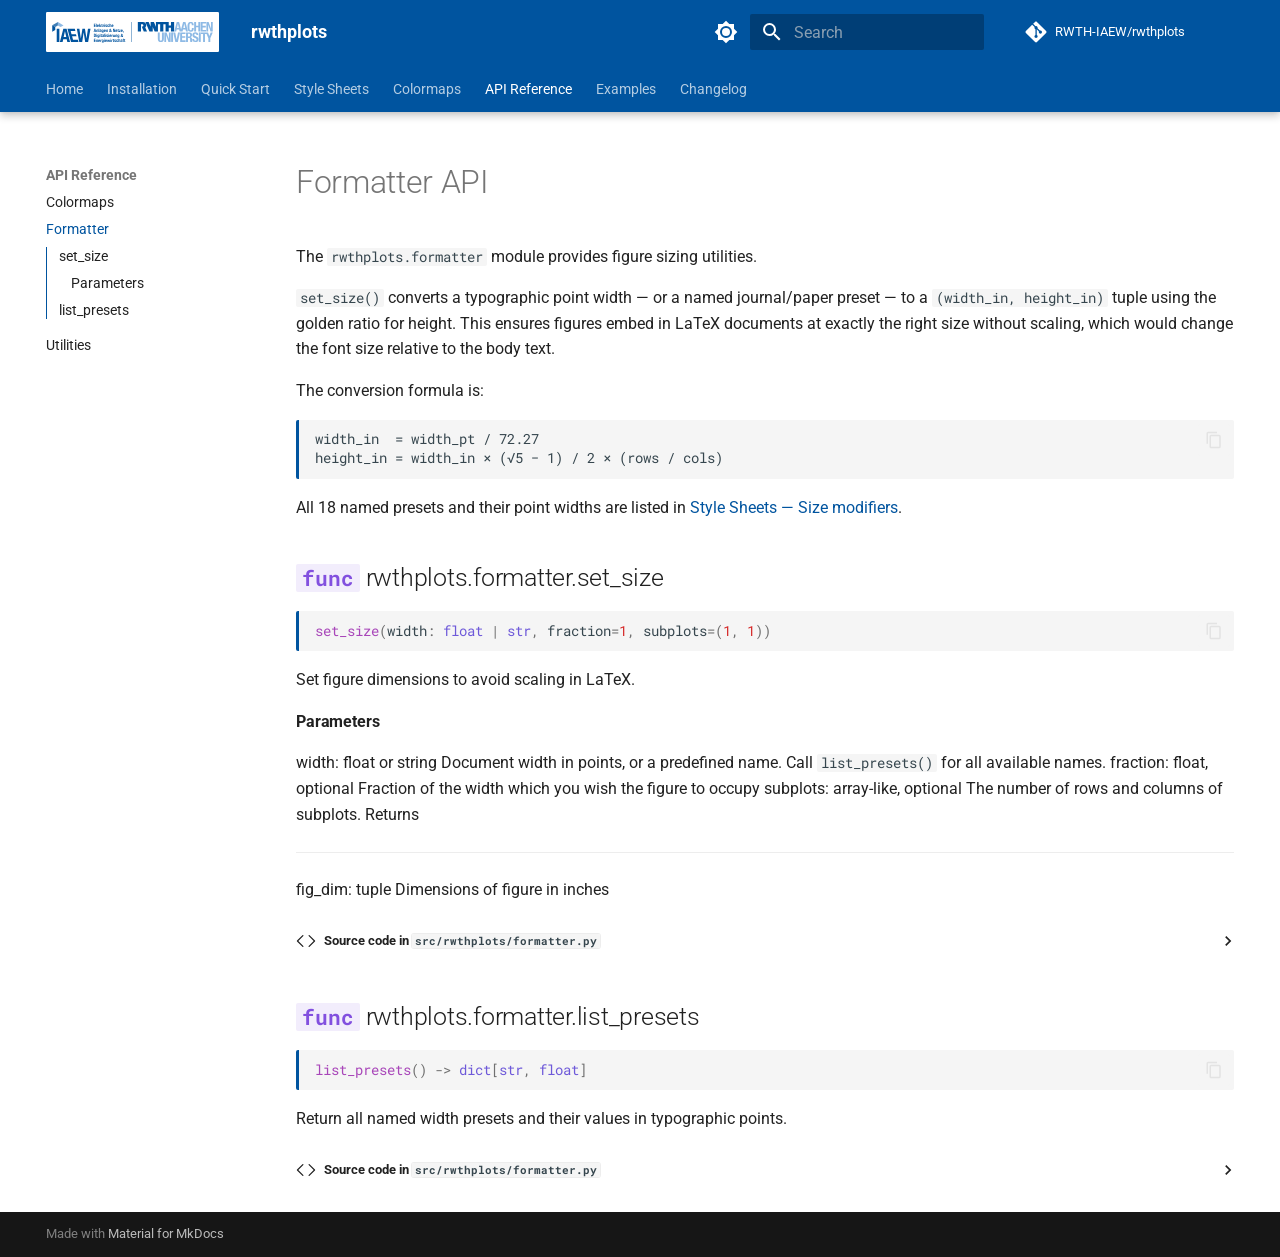
<file: api/formatter/index.html>
<!doctype html>
<html lang="en" class="no-js">
  <head>
    
      <meta charset="utf-8">
      <meta name="viewport" content="width=device-width,initial-scale=1">
      
        <meta name="description" content="RWTH Aachen University colours and styles for Matplotlib">
      
      
        <meta name="author" content="Steffen Kortmann">
      
      
        <link rel="canonical" href="https://rwth-iaew.github.io/rwthplots/api/formatter/">
      
      
        <link rel="prev" href="../cmap/">
      
      
        <link rel="next" href="../utils/">
      
      
        
      
      
      <link rel="icon" href="../../images/iaew_logo.svg">
      <meta name="generator" content="mkdocs-1.6.1, mkdocs-material-9.7.7">
    
    
      
        <title>Formatter - rwthplots</title>
      
    
    
      <link rel="stylesheet" href="../../assets/stylesheets/main.ec1eaa64.min.css">
      
        
        <link rel="stylesheet" href="../../assets/stylesheets/palette.ab4e12ef.min.css">
      
      


    
    
      
    
    
      
        
        
        <link rel="preconnect" href="https://fonts.gstatic.com" crossorigin>
        <link rel="stylesheet" href="https://fonts.googleapis.com/css?family=Roboto:300,300i,400,400i,700,700i%7CRoboto+Mono:400,400i,700,700i&display=fallback">
        <style>:root{--md-text-font:"Roboto";--md-code-font:"Roboto Mono"}</style>
      
    
    
      <link rel="stylesheet" href="../../assets/_mkdocstrings.css">
    
      <link rel="stylesheet" href="../../stylesheets/rwth.css">
    
    <script>__md_scope=new URL("../..",location),__md_hash=e=>[...e].reduce(((e,_)=>(e<<5)-e+_.charCodeAt(0)),0),__md_get=(e,_=localStorage,t=__md_scope)=>JSON.parse(_.getItem(t.pathname+"."+e)),__md_set=(e,_,t=localStorage,a=__md_scope)=>{try{t.setItem(a.pathname+"."+e,JSON.stringify(_))}catch(e){}}</script>
    
      

    
    
  </head>
  
  
    
    
      
    
    
    
    
    <body dir="ltr" data-md-color-scheme="default" data-md-color-primary="custom" data-md-color-accent="custom">
  
    
    <input class="md-toggle" data-md-toggle="drawer" type="checkbox" id="__drawer" autocomplete="off">
    <input class="md-toggle" data-md-toggle="search" type="checkbox" id="__search" autocomplete="off">
    <label class="md-overlay" for="__drawer"></label>
    <div data-md-component="skip">
      
        
        <a href="#formatter-api" class="md-skip">
          Skip to content
        </a>
      
    </div>
    <div data-md-component="announce">
      
    </div>
    
    
      

  

<header class="md-header md-header--shadow md-header--lifted" data-md-component="header">
  <nav class="md-header__inner md-grid" aria-label="Header">
    <a href="../.." title="rwthplots" class="md-header__button md-logo" aria-label="rwthplots" data-md-component="logo">
      
  <img src="../../images/iaew_logo.svg" alt="logo">

    </a>
    <label class="md-header__button md-icon" for="__drawer">
      
      <svg xmlns="http://www.w3.org/2000/svg" viewBox="0 0 24 24"><path d="M3 6h18v2H3zm0 5h18v2H3zm0 5h18v2H3z"/></svg>
    </label>
    <div class="md-header__title" data-md-component="header-title">
      <div class="md-header__ellipsis">
        <div class="md-header__topic">
          <span class="md-ellipsis">
            rwthplots
          </span>
        </div>
        <div class="md-header__topic" data-md-component="header-topic">
          <span class="md-ellipsis">
            
              Formatter
            
          </span>
        </div>
      </div>
    </div>
    
      
        <form class="md-header__option" data-md-component="palette">
  
    
    
    
    <input class="md-option" data-md-color-media="" data-md-color-scheme="default" data-md-color-primary="custom" data-md-color-accent="custom"  aria-label="Switch to dark mode"  type="radio" name="__palette" id="__palette_0">
    
      <label class="md-header__button md-icon" title="Switch to dark mode" for="__palette_1" hidden>
        <svg xmlns="http://www.w3.org/2000/svg" viewBox="0 0 24 24"><path d="M12 8a4 4 0 0 0-4 4 4 4 0 0 0 4 4 4 4 0 0 0 4-4 4 4 0 0 0-4-4m0 10a6 6 0 0 1-6-6 6 6 0 0 1 6-6 6 6 0 0 1 6 6 6 6 0 0 1-6 6m8-9.31V4h-4.69L12 .69 8.69 4H4v4.69L.69 12 4 15.31V20h4.69L12 23.31 15.31 20H20v-4.69L23.31 12z"/></svg>
      </label>
    
  
    
    
    
    <input class="md-option" data-md-color-media="" data-md-color-scheme="slate" data-md-color-primary="custom" data-md-color-accent="custom"  aria-label="Switch to light mode"  type="radio" name="__palette" id="__palette_1">
    
      <label class="md-header__button md-icon" title="Switch to light mode" for="__palette_0" hidden>
        <svg xmlns="http://www.w3.org/2000/svg" viewBox="0 0 24 24"><path d="M12 18c-.89 0-1.74-.2-2.5-.55C11.56 16.5 13 14.42 13 12s-1.44-4.5-3.5-5.45C10.26 6.2 11.11 6 12 6a6 6 0 0 1 6 6 6 6 0 0 1-6 6m8-9.31V4h-4.69L12 .69 8.69 4H4v4.69L.69 12 4 15.31V20h4.69L12 23.31 15.31 20H20v-4.69L23.31 12z"/></svg>
      </label>
    
  
</form>
      
    
    
      <script>var palette=__md_get("__palette");if(palette&&palette.color){if("(prefers-color-scheme)"===palette.color.media){var media=matchMedia("(prefers-color-scheme: light)"),input=document.querySelector(media.matches?"[data-md-color-media='(prefers-color-scheme: light)']":"[data-md-color-media='(prefers-color-scheme: dark)']");palette.color.media=input.getAttribute("data-md-color-media"),palette.color.scheme=input.getAttribute("data-md-color-scheme"),palette.color.primary=input.getAttribute("data-md-color-primary"),palette.color.accent=input.getAttribute("data-md-color-accent")}for(var[key,value]of Object.entries(palette.color))document.body.setAttribute("data-md-color-"+key,value)}</script>
    
    
    
      
      
        <label class="md-header__button md-icon" for="__search">
          
          <svg xmlns="http://www.w3.org/2000/svg" viewBox="0 0 24 24"><path d="M9.5 3A6.5 6.5 0 0 1 16 9.5c0 1.61-.59 3.09-1.56 4.23l.27.27h.79l5 5-1.5 1.5-5-5v-.79l-.27-.27A6.52 6.52 0 0 1 9.5 16 6.5 6.5 0 0 1 3 9.5 6.5 6.5 0 0 1 9.5 3m0 2C7 5 5 7 5 9.5S7 14 9.5 14 14 12 14 9.5 12 5 9.5 5"/></svg>
        </label>
        <div class="md-search" data-md-component="search" role="dialog">
  <label class="md-search__overlay" for="__search"></label>
  <div class="md-search__inner" role="search">
    <form class="md-search__form" name="search">
      <input type="text" class="md-search__input" name="query" aria-label="Search" placeholder="Search" autocapitalize="off" autocorrect="off" autocomplete="off" spellcheck="false" data-md-component="search-query" required>
      <label class="md-search__icon md-icon" for="__search">
        
        <svg xmlns="http://www.w3.org/2000/svg" viewBox="0 0 24 24"><path d="M9.5 3A6.5 6.5 0 0 1 16 9.5c0 1.61-.59 3.09-1.56 4.23l.27.27h.79l5 5-1.5 1.5-5-5v-.79l-.27-.27A6.52 6.52 0 0 1 9.5 16 6.5 6.5 0 0 1 3 9.5 6.5 6.5 0 0 1 9.5 3m0 2C7 5 5 7 5 9.5S7 14 9.5 14 14 12 14 9.5 12 5 9.5 5"/></svg>
        
        <svg xmlns="http://www.w3.org/2000/svg" viewBox="0 0 24 24"><path d="M20 11v2H8l5.5 5.5-1.42 1.42L4.16 12l7.92-7.92L13.5 5.5 8 11z"/></svg>
      </label>
      <nav class="md-search__options" aria-label="Search">
        
        <button type="reset" class="md-search__icon md-icon" title="Clear" aria-label="Clear" tabindex="-1">
          
          <svg xmlns="http://www.w3.org/2000/svg" viewBox="0 0 24 24"><path d="M19 6.41 17.59 5 12 10.59 6.41 5 5 6.41 10.59 12 5 17.59 6.41 19 12 13.41 17.59 19 19 17.59 13.41 12z"/></svg>
        </button>
      </nav>
      
        <div class="md-search__suggest" data-md-component="search-suggest"></div>
      
    </form>
    <div class="md-search__output">
      <div class="md-search__scrollwrap" tabindex="0" data-md-scrollfix>
        <div class="md-search-result" data-md-component="search-result">
          <div class="md-search-result__meta">
            Initializing search
          </div>
          <ol class="md-search-result__list" role="presentation"></ol>
        </div>
      </div>
    </div>
  </div>
</div>
      
    
    
      <div class="md-header__source">
        <a href="https://github.com/RWTH-IAEW/rwthplots" title="Go to repository" class="md-source" data-md-component="source">
  <div class="md-source__icon md-icon">
    
    <svg xmlns="http://www.w3.org/2000/svg" viewBox="0 0 448 512"><!--! Font Awesome Free 7.1.0 by @fontawesome - https://fontawesome.com License - https://fontawesome.com/license/free (Icons: CC BY 4.0, Fonts: SIL OFL 1.1, Code: MIT License) Copyright 2025 Fonticons, Inc.--><path d="M439.6 236.1 244 40.5c-5.4-5.5-12.8-8.5-20.4-8.5s-15 3-20.4 8.4L162.5 81l51.5 51.5c27.1-9.1 52.7 16.8 43.4 43.7l49.7 49.7c34.2-11.8 61.2 31 35.5 56.7-26.5 26.5-70.2-2.9-56-37.3L240.3 199v121.9c25.3 12.5 22.3 41.8 9.1 55-6.4 6.4-15.2 10.1-24.3 10.1s-17.8-3.6-24.3-10.1c-17.6-17.6-11.1-46.9 11.2-56v-123c-20.8-8.5-24.6-30.7-18.6-45L142.6 101 8.5 235.1C3 240.6 0 247.9 0 255.5s3 15 8.5 20.4l195.6 195.7c5.4 5.4 12.7 8.4 20.4 8.4s15-3 20.4-8.4l194.7-194.7c5.4-5.4 8.4-12.8 8.4-20.4s-3-15-8.4-20.4"/></svg>
  </div>
  <div class="md-source__repository">
    RWTH-IAEW/rwthplots
  </div>
</a>
      </div>
    
  </nav>
  
    
      
<nav class="md-tabs" aria-label="Tabs" data-md-component="tabs">
  <div class="md-grid">
    <ul class="md-tabs__list">
      
        
  
  
  
  
    <li class="md-tabs__item">
      <a href="../.." class="md-tabs__link">
        
  
  
    
  
  Home

      </a>
    </li>
  

      
        
  
  
  
  
    <li class="md-tabs__item">
      <a href="../../installation/" class="md-tabs__link">
        
  
  
    
  
  Installation

      </a>
    </li>
  

      
        
  
  
  
  
    <li class="md-tabs__item">
      <a href="../../quickstart/" class="md-tabs__link">
        
  
  
    
  
  Quick Start

      </a>
    </li>
  

      
        
  
  
  
  
    
    
      <li class="md-tabs__item">
        <a href="../../styles/" class="md-tabs__link">
          
  
  
  Style Sheets

        </a>
      </li>
    
  

      
        
  
  
  
  
    <li class="md-tabs__item">
      <a href="../../colormaps/" class="md-tabs__link">
        
  
  
    
  
  Colormaps

      </a>
    </li>
  

      
        
  
  
  
    
  
  
    
    
      <li class="md-tabs__item md-tabs__item--active">
        <a href="../cmap/" class="md-tabs__link">
          
  
  
  API Reference

        </a>
      </li>
    
  

      
        
  
  
  
  
    <li class="md-tabs__item">
      <a href="../../examples/" class="md-tabs__link">
        
  
  
    
  
  Examples

      </a>
    </li>
  

      
        
  
  
  
  
    <li class="md-tabs__item">
      <a href="../../changelog/" class="md-tabs__link">
        
  
  
    
  
  Changelog

      </a>
    </li>
  

      
    </ul>
  </div>
</nav>
    
  
</header>
    
    <div class="md-container" data-md-component="container">
      
      
        
      
      <main class="md-main" data-md-component="main">
        <div class="md-main__inner md-grid">
          
            
              
              <div class="md-sidebar md-sidebar--primary" data-md-component="sidebar" data-md-type="navigation" >
                <div class="md-sidebar__scrollwrap">
                  <div class="md-sidebar__inner">
                    


  


  

<nav class="md-nav md-nav--primary md-nav--lifted md-nav--integrated" aria-label="Navigation" data-md-level="0">
  <label class="md-nav__title" for="__drawer">
    <a href="../.." title="rwthplots" class="md-nav__button md-logo" aria-label="rwthplots" data-md-component="logo">
      
  <img src="../../images/iaew_logo.svg" alt="logo">

    </a>
    rwthplots
  </label>
  
    <div class="md-nav__source">
      <a href="https://github.com/RWTH-IAEW/rwthplots" title="Go to repository" class="md-source" data-md-component="source">
  <div class="md-source__icon md-icon">
    
    <svg xmlns="http://www.w3.org/2000/svg" viewBox="0 0 448 512"><!--! Font Awesome Free 7.1.0 by @fontawesome - https://fontawesome.com License - https://fontawesome.com/license/free (Icons: CC BY 4.0, Fonts: SIL OFL 1.1, Code: MIT License) Copyright 2025 Fonticons, Inc.--><path d="M439.6 236.1 244 40.5c-5.4-5.5-12.8-8.5-20.4-8.5s-15 3-20.4 8.4L162.5 81l51.5 51.5c27.1-9.1 52.7 16.8 43.4 43.7l49.7 49.7c34.2-11.8 61.2 31 35.5 56.7-26.5 26.5-70.2-2.9-56-37.3L240.3 199v121.9c25.3 12.5 22.3 41.8 9.1 55-6.4 6.4-15.2 10.1-24.3 10.1s-17.8-3.6-24.3-10.1c-17.6-17.6-11.1-46.9 11.2-56v-123c-20.8-8.5-24.6-30.7-18.6-45L142.6 101 8.5 235.1C3 240.6 0 247.9 0 255.5s3 15 8.5 20.4l195.6 195.7c5.4 5.4 12.7 8.4 20.4 8.4s15-3 20.4-8.4l194.7-194.7c5.4-5.4 8.4-12.8 8.4-20.4s-3-15-8.4-20.4"/></svg>
  </div>
  <div class="md-source__repository">
    RWTH-IAEW/rwthplots
  </div>
</a>
    </div>
  
  <ul class="md-nav__list" data-md-scrollfix>
    
      
      
  
  
  
  
    <li class="md-nav__item">
      <a href="../.." class="md-nav__link">
        
  
  
  <span class="md-ellipsis">
    
  
    Home
  

    
  </span>
  
  

      </a>
    </li>
  

    
      
      
  
  
  
  
    <li class="md-nav__item">
      <a href="../../installation/" class="md-nav__link">
        
  
  
  <span class="md-ellipsis">
    
  
    Installation
  

    
  </span>
  
  

      </a>
    </li>
  

    
      
      
  
  
  
  
    <li class="md-nav__item">
      <a href="../../quickstart/" class="md-nav__link">
        
  
  
  <span class="md-ellipsis">
    
  
    Quick Start
  

    
  </span>
  
  

      </a>
    </li>
  

    
      
      
  
  
  
  
    
    
    
    
      
      
        
      
    
    
    <li class="md-nav__item md-nav__item--nested">
      
        
        
          
        
        <input class="md-nav__toggle md-toggle md-toggle--indeterminate" type="checkbox" id="__nav_4" >
        
          
          <label class="md-nav__link" for="__nav_4" id="__nav_4_label" tabindex="0">
            
  
  
  <span class="md-ellipsis">
    
  
    Style Sheets
  

    
  </span>
  
  

            <span class="md-nav__icon md-icon"></span>
          </label>
        
        <nav class="md-nav" data-md-level="1" aria-labelledby="__nav_4_label" aria-expanded="false">
          <label class="md-nav__title" for="__nav_4">
            <span class="md-nav__icon md-icon"></span>
            
  
    Style Sheets
  

          </label>
          <ul class="md-nav__list" data-md-scrollfix>
            
              
                
  
  
  
  
    <li class="md-nav__item">
      <a href="../../styles/" class="md-nav__link">
        
  
  
  <span class="md-ellipsis">
    
  
    Overview
  

    
  </span>
  
  

      </a>
    </li>
  

              
            
          </ul>
        </nav>
      
    </li>
  

    
      
      
  
  
  
  
    <li class="md-nav__item">
      <a href="../../colormaps/" class="md-nav__link">
        
  
  
  <span class="md-ellipsis">
    
  
    Colormaps
  

    
  </span>
  
  

      </a>
    </li>
  

    
      
      
  
  
    
  
  
  
    
    
    
    
      
        
        
      
      
        
      
    
    
    <li class="md-nav__item md-nav__item--active md-nav__item--section md-nav__item--nested">
      
        
        
        <input class="md-nav__toggle md-toggle " type="checkbox" id="__nav_6" checked>
        
          
          <label class="md-nav__link" for="__nav_6" id="__nav_6_label" tabindex="">
            
  
  
  <span class="md-ellipsis">
    
  
    API Reference
  

    
  </span>
  
  

            <span class="md-nav__icon md-icon"></span>
          </label>
        
        <nav class="md-nav" data-md-level="1" aria-labelledby="__nav_6_label" aria-expanded="true">
          <label class="md-nav__title" for="__nav_6">
            <span class="md-nav__icon md-icon"></span>
            
  
    API Reference
  

          </label>
          <ul class="md-nav__list" data-md-scrollfix>
            
              
                
  
  
  
  
    <li class="md-nav__item">
      <a href="../cmap/" class="md-nav__link">
        
  
  
  <span class="md-ellipsis">
    
  
    Colormaps
  

    
  </span>
  
  

      </a>
    </li>
  

              
            
              
                
  
  
    
  
  
  
    <li class="md-nav__item md-nav__item--active">
      
      <input class="md-nav__toggle md-toggle" type="checkbox" id="__toc">
      
      
        
      
      
        <label class="md-nav__link md-nav__link--active" for="__toc">
          
  
  
  <span class="md-ellipsis">
    
  
    Formatter
  

    
  </span>
  
  

          <span class="md-nav__icon md-icon"></span>
        </label>
      
      <a href="./" class="md-nav__link md-nav__link--active">
        
  
  
  <span class="md-ellipsis">
    
  
    Formatter
  

    
  </span>
  
  

      </a>
      
        

<nav class="md-nav md-nav--secondary" aria-label="Table of contents">
  
  
  
    
  
  
    <label class="md-nav__title" for="__toc">
      <span class="md-nav__icon md-icon"></span>
      Table of contents
    </label>
    <ul class="md-nav__list" data-md-component="toc" data-md-scrollfix>
      
        <li class="md-nav__item">
  <a href="#rwthplots.formatter.set_size" class="md-nav__link">
    <span class="md-ellipsis">
      
        set_size
      
    </span>
  </a>
  
    <nav class="md-nav" aria-label="set_size">
      <ul class="md-nav__list">
        
          <li class="md-nav__item">
  <a href="#rwthplots.formatter.set_size--parameters" class="md-nav__link">
    <span class="md-ellipsis">
      
        Parameters
      
    </span>
  </a>
  
</li>
        
      </ul>
    </nav>
  
</li>
      
        <li class="md-nav__item">
  <a href="#rwthplots.formatter.list_presets" class="md-nav__link">
    <span class="md-ellipsis">
      
        list_presets
      
    </span>
  </a>
  
</li>
      
    </ul>
  
</nav>
      
    </li>
  

              
            
              
                
  
  
  
  
    <li class="md-nav__item">
      <a href="../utils/" class="md-nav__link">
        
  
  
  <span class="md-ellipsis">
    
  
    Utilities
  

    
  </span>
  
  

      </a>
    </li>
  

              
            
          </ul>
        </nav>
      
    </li>
  

    
      
      
  
  
  
  
    <li class="md-nav__item">
      <a href="../../examples/" class="md-nav__link">
        
  
  
  <span class="md-ellipsis">
    
  
    Examples
  

    
  </span>
  
  

      </a>
    </li>
  

    
      
      
  
  
  
  
    <li class="md-nav__item">
      <a href="../../changelog/" class="md-nav__link">
        
  
  
  <span class="md-ellipsis">
    
  
    Changelog
  

    
  </span>
  
  

      </a>
    </li>
  

    
  </ul>
</nav>
                  </div>
                </div>
              </div>
            
            
          
          
            <div class="md-content" data-md-component="content">
              
              <article class="md-content__inner md-typeset">
                
                  


  
  


<h1 id="formatter-api">Formatter API<a class="headerlink" href="#formatter-api" title="Permanent link">&para;</a></h1>
<p>The <code>rwthplots.formatter</code> module provides figure sizing utilities.</p>
<p><code>set_size()</code> converts a typographic point width — or a named journal/paper
preset — to a <code>(width_in, height_in)</code> tuple using the golden ratio for height.
This ensures figures embed in LaTeX documents at exactly the right size without
scaling, which would change the font size relative to the body text.</p>
<p>The conversion formula is:</p>
<div class="highlight"><pre><span></span><code><a id="__codelineno-0-1" name="__codelineno-0-1" href="#__codelineno-0-1"></a>width_in  = width_pt / 72.27
<a id="__codelineno-0-2" name="__codelineno-0-2" href="#__codelineno-0-2"></a>height_in = width_in × (√5 − 1) / 2 × (rows / cols)
</code></pre></div>
<p>All 18 named presets and their point widths are listed in
<a href="../../styles/#size-modifiers-size">Style Sheets — Size modifiers</a>.</p>


<div class="doc doc-object doc-function">


<h2 id="rwthplots.formatter.set_size" class="doc doc-heading">
<code class="doc-symbol doc-symbol-heading doc-symbol-function"></code>            <span class="doc doc-object-name doc-function-name">rwthplots.formatter.set_size</span>


<a href="#rwthplots.formatter.set_size" class="headerlink" title="Permanent link">&para;</a></h2>
<div class="doc-signature highlight"><pre><span></span><code><a id="__codelineno-0-1" name="__codelineno-0-1" href="#__codelineno-0-1"></a><span class="nf">set_size</span><span class="p">(</span><span class="n">width</span><span class="p">:</span> <span class="nb">float</span> <span class="o">|</span> <span class="nb">str</span><span class="p">,</span> <span class="n">fraction</span><span class="o">=</span><span class="mi">1</span><span class="p">,</span> <span class="n">subplots</span><span class="o">=</span><span class="p">(</span><span class="mi">1</span><span class="p">,</span> <span class="mi">1</span><span class="p">))</span>
</code></pre></div>

    <div class="doc doc-contents first">

        <p>Set figure dimensions to avoid scaling in LaTeX.</p>
<h4 id="rwthplots.formatter.set_size--parameters">Parameters<a class="headerlink" href="#rwthplots.formatter.set_size--parameters" title="Permanent link">&para;</a></h4>
<p>width: float or string
        Document width in points, or a predefined name.
        Call <code>list_presets()</code> for all available names.
fraction: float, optional
        Fraction of the width which you wish the figure to occupy
subplots: array-like, optional
        The number of rows and columns of subplots.
Returns</p>
<hr />
<p>fig_dim: tuple
        Dimensions of figure in inches</p>


            <details class="mkdocstrings-source">
              <summary>Source code in <code>src/rwthplots/formatter.py</code></summary>
              <div class="highlight"><table class="highlighttable"><tr><td class="linenos"><div class="linenodiv"><pre><span></span><span class="normal"><a href="#__codelineno-0-59"> 59</a></span>
<span class="normal"><a href="#__codelineno-0-60"> 60</a></span>
<span class="normal"><a href="#__codelineno-0-61"> 61</a></span>
<span class="normal"><a href="#__codelineno-0-62"> 62</a></span>
<span class="normal"><a href="#__codelineno-0-63"> 63</a></span>
<span class="normal"><a href="#__codelineno-0-64"> 64</a></span>
<span class="normal"><a href="#__codelineno-0-65"> 65</a></span>
<span class="normal"><a href="#__codelineno-0-66"> 66</a></span>
<span class="normal"><a href="#__codelineno-0-67"> 67</a></span>
<span class="normal"><a href="#__codelineno-0-68"> 68</a></span>
<span class="normal"><a href="#__codelineno-0-69"> 69</a></span>
<span class="normal"><a href="#__codelineno-0-70"> 70</a></span>
<span class="normal"><a href="#__codelineno-0-71"> 71</a></span>
<span class="normal"><a href="#__codelineno-0-72"> 72</a></span>
<span class="normal"><a href="#__codelineno-0-73"> 73</a></span>
<span class="normal"><a href="#__codelineno-0-74"> 74</a></span>
<span class="normal"><a href="#__codelineno-0-75"> 75</a></span>
<span class="normal"><a href="#__codelineno-0-76"> 76</a></span>
<span class="normal"><a href="#__codelineno-0-77"> 77</a></span>
<span class="normal"><a href="#__codelineno-0-78"> 78</a></span>
<span class="normal"><a href="#__codelineno-0-79"> 79</a></span>
<span class="normal"><a href="#__codelineno-0-80"> 80</a></span>
<span class="normal"><a href="#__codelineno-0-81"> 81</a></span>
<span class="normal"><a href="#__codelineno-0-82"> 82</a></span>
<span class="normal"><a href="#__codelineno-0-83"> 83</a></span>
<span class="normal"><a href="#__codelineno-0-84"> 84</a></span>
<span class="normal"><a href="#__codelineno-0-85"> 85</a></span>
<span class="normal"><a href="#__codelineno-0-86"> 86</a></span>
<span class="normal"><a href="#__codelineno-0-87"> 87</a></span>
<span class="normal"><a href="#__codelineno-0-88"> 88</a></span>
<span class="normal"><a href="#__codelineno-0-89"> 89</a></span>
<span class="normal"><a href="#__codelineno-0-90"> 90</a></span>
<span class="normal"><a href="#__codelineno-0-91"> 91</a></span>
<span class="normal"><a href="#__codelineno-0-92"> 92</a></span>
<span class="normal"><a href="#__codelineno-0-93"> 93</a></span>
<span class="normal"><a href="#__codelineno-0-94"> 94</a></span>
<span class="normal"><a href="#__codelineno-0-95"> 95</a></span>
<span class="normal"><a href="#__codelineno-0-96"> 96</a></span>
<span class="normal"><a href="#__codelineno-0-97"> 97</a></span>
<span class="normal"><a href="#__codelineno-0-98"> 98</a></span>
<span class="normal"><a href="#__codelineno-0-99"> 99</a></span>
<span class="normal"><a href="#__codelineno-0-100">100</a></span>
<span class="normal"><a href="#__codelineno-0-101">101</a></span></pre></div></td><td class="code"><div><pre><span></span><code><a id="__codelineno-0-59" name="__codelineno-0-59"></a><span class="k">def</span><span class="w"> </span><span class="nf">set_size</span><span class="p">(</span><span class="n">width</span><span class="p">:</span> <span class="nb">float</span> <span class="o">|</span> <span class="nb">str</span><span class="p">,</span> <span class="n">fraction</span><span class="o">=</span><span class="mi">1</span><span class="p">,</span> <span class="n">subplots</span><span class="o">=</span><span class="p">(</span><span class="mi">1</span><span class="p">,</span> <span class="mi">1</span><span class="p">)):</span>
<a id="__codelineno-0-60" name="__codelineno-0-60"></a><span class="w">    </span><span class="sd">"""Set figure dimensions to avoid scaling in LaTeX.</span>
<a id="__codelineno-0-61" name="__codelineno-0-61"></a>
<a id="__codelineno-0-62" name="__codelineno-0-62"></a><span class="sd">    Parameters</span>
<a id="__codelineno-0-63" name="__codelineno-0-63"></a><span class="sd">    ----------</span>
<a id="__codelineno-0-64" name="__codelineno-0-64"></a><span class="sd">    width: float or string</span>
<a id="__codelineno-0-65" name="__codelineno-0-65"></a><span class="sd">            Document width in points, or a predefined name.</span>
<a id="__codelineno-0-66" name="__codelineno-0-66"></a><span class="sd">            Call ``list_presets()`` for all available names.</span>
<a id="__codelineno-0-67" name="__codelineno-0-67"></a><span class="sd">    fraction: float, optional</span>
<a id="__codelineno-0-68" name="__codelineno-0-68"></a><span class="sd">            Fraction of the width which you wish the figure to occupy</span>
<a id="__codelineno-0-69" name="__codelineno-0-69"></a><span class="sd">    subplots: array-like, optional</span>
<a id="__codelineno-0-70" name="__codelineno-0-70"></a><span class="sd">            The number of rows and columns of subplots.</span>
<a id="__codelineno-0-71" name="__codelineno-0-71"></a><span class="sd">    Returns</span>
<a id="__codelineno-0-72" name="__codelineno-0-72"></a><span class="sd">    -------</span>
<a id="__codelineno-0-73" name="__codelineno-0-73"></a><span class="sd">    fig_dim: tuple</span>
<a id="__codelineno-0-74" name="__codelineno-0-74"></a><span class="sd">            Dimensions of figure in inches</span>
<a id="__codelineno-0-75" name="__codelineno-0-75"></a><span class="sd">    """</span>
<a id="__codelineno-0-76" name="__codelineno-0-76"></a>    <span class="k">if</span> <span class="nb">isinstance</span><span class="p">(</span><span class="n">width</span><span class="p">,</span> <span class="nb">str</span><span class="p">):</span>
<a id="__codelineno-0-77" name="__codelineno-0-77"></a>        <span class="k">if</span> <span class="n">width</span> <span class="ow">not</span> <span class="ow">in</span> <span class="n">_PRESETS</span><span class="p">:</span>  <span class="c1"># type: ignore[operator]</span>
<a id="__codelineno-0-78" name="__codelineno-0-78"></a>            <span class="k">raise</span> <span class="ne">ValueError</span><span class="p">(</span>
<a id="__codelineno-0-79" name="__codelineno-0-79"></a>                <span class="sa">f</span><span class="s2">"Unknown predefined width </span><span class="si">{</span><span class="n">width</span><span class="si">!r}</span><span class="s2">. "</span>
<a id="__codelineno-0-80" name="__codelineno-0-80"></a>                <span class="sa">f</span><span class="s2">"Known values: </span><span class="si">{</span><span class="nb">sorted</span><span class="p">(</span><span class="n">_PRESETS</span><span class="p">)</span><span class="si">}</span><span class="s2">. "</span>
<a id="__codelineno-0-81" name="__codelineno-0-81"></a>                <span class="s2">"Pass a numeric point value for a custom width."</span>
<a id="__codelineno-0-82" name="__codelineno-0-82"></a>            <span class="p">)</span>
<a id="__codelineno-0-83" name="__codelineno-0-83"></a>        <span class="n">width_pt</span> <span class="o">=</span> <span class="n">_PRESETS</span><span class="p">[</span><span class="n">width</span><span class="p">]</span>
<a id="__codelineno-0-84" name="__codelineno-0-84"></a>    <span class="k">else</span><span class="p">:</span>
<a id="__codelineno-0-85" name="__codelineno-0-85"></a>        <span class="n">width_pt</span> <span class="o">=</span> <span class="n">width</span>
<a id="__codelineno-0-86" name="__codelineno-0-86"></a>
<a id="__codelineno-0-87" name="__codelineno-0-87"></a>    <span class="c1"># Width of figure (in pts)</span>
<a id="__codelineno-0-88" name="__codelineno-0-88"></a>    <span class="n">fig_width_pt</span> <span class="o">=</span> <span class="n">width_pt</span> <span class="o">*</span> <span class="n">fraction</span>
<a id="__codelineno-0-89" name="__codelineno-0-89"></a>    <span class="c1"># Convert from pt to inches</span>
<a id="__codelineno-0-90" name="__codelineno-0-90"></a>    <span class="n">inches_per_pt</span> <span class="o">=</span> <span class="mi">1</span> <span class="o">/</span> <span class="mf">72.27</span>
<a id="__codelineno-0-91" name="__codelineno-0-91"></a>
<a id="__codelineno-0-92" name="__codelineno-0-92"></a>    <span class="c1"># Golden ratio to set aesthetic figure height</span>
<a id="__codelineno-0-93" name="__codelineno-0-93"></a>    <span class="c1"># https://disq.us/p/2940ij3</span>
<a id="__codelineno-0-94" name="__codelineno-0-94"></a>    <span class="n">golden_ratio</span> <span class="o">=</span> <span class="p">(</span><span class="mi">5</span> <span class="o">**</span> <span class="mf">.5</span> <span class="o">-</span> <span class="mi">1</span><span class="p">)</span> <span class="o">/</span> <span class="mi">2</span>
<a id="__codelineno-0-95" name="__codelineno-0-95"></a>
<a id="__codelineno-0-96" name="__codelineno-0-96"></a>    <span class="c1"># Figure width in inches</span>
<a id="__codelineno-0-97" name="__codelineno-0-97"></a>    <span class="n">fig_width_in</span> <span class="o">=</span> <span class="n">fig_width_pt</span> <span class="o">*</span> <span class="n">inches_per_pt</span>
<a id="__codelineno-0-98" name="__codelineno-0-98"></a>    <span class="c1"># Figure height in inches</span>
<a id="__codelineno-0-99" name="__codelineno-0-99"></a>    <span class="n">fig_height_in</span> <span class="o">=</span> <span class="n">fig_width_in</span> <span class="o">*</span> <span class="n">golden_ratio</span> <span class="o">*</span> <span class="p">(</span><span class="n">subplots</span><span class="p">[</span><span class="mi">0</span><span class="p">]</span> <span class="o">/</span> <span class="n">subplots</span><span class="p">[</span><span class="mi">1</span><span class="p">])</span>
<a id="__codelineno-0-100" name="__codelineno-0-100"></a>
<a id="__codelineno-0-101" name="__codelineno-0-101"></a>    <span class="k">return</span> <span class="n">fig_width_in</span><span class="p">,</span> <span class="n">fig_height_in</span>
</code></pre></div></td></tr></table></div>
            </details>
    </div>

</div>

<div class="doc doc-object doc-function">


<h2 id="rwthplots.formatter.list_presets" class="doc doc-heading">
<code class="doc-symbol doc-symbol-heading doc-symbol-function"></code>            <span class="doc doc-object-name doc-function-name">rwthplots.formatter.list_presets</span>


<a href="#rwthplots.formatter.list_presets" class="headerlink" title="Permanent link">&para;</a></h2>
<div class="doc-signature highlight"><pre><span></span><code><a id="__codelineno-0-1" name="__codelineno-0-1" href="#__codelineno-0-1"></a><span class="nf">list_presets</span><span class="p">()</span> <span class="o">-&gt;</span> <span class="nb">dict</span><span class="p">[</span><span class="nb">str</span><span class="p">,</span> <span class="nb">float</span><span class="p">]</span>
</code></pre></div>

    <div class="doc doc-contents first">

        <p>Return all named width presets and their values in typographic points.</p>


            <details class="mkdocstrings-source">
              <summary>Source code in <code>src/rwthplots/formatter.py</code></summary>
              <div class="highlight"><table class="highlighttable"><tr><td class="linenos"><div class="linenodiv"><pre><span></span><span class="normal"><a href="#__codelineno-0-104">104</a></span>
<span class="normal"><a href="#__codelineno-0-105">105</a></span>
<span class="normal"><a href="#__codelineno-0-106">106</a></span></pre></div></td><td class="code"><div><pre><span></span><code><a id="__codelineno-0-104" name="__codelineno-0-104"></a><span class="k">def</span><span class="w"> </span><span class="nf">list_presets</span><span class="p">()</span> <span class="o">-&gt;</span> <span class="nb">dict</span><span class="p">[</span><span class="nb">str</span><span class="p">,</span> <span class="nb">float</span><span class="p">]:</span>
<a id="__codelineno-0-105" name="__codelineno-0-105"></a><span class="w">    </span><span class="sd">"""Return all named width presets and their values in typographic points."""</span>
<a id="__codelineno-0-106" name="__codelineno-0-106"></a>    <span class="k">return</span> <span class="nb">dict</span><span class="p">(</span><span class="n">_PRESETS</span><span class="p">)</span>
</code></pre></div></td></tr></table></div>
            </details>
    </div>

</div>












                
              </article>
            </div>
          
          
<script>var target=document.getElementById(location.hash.slice(1));target&&target.name&&(target.checked=target.name.startsWith("__tabbed_"))</script>
        </div>
        
          <button type="button" class="md-top md-icon" data-md-component="top" hidden>
  
  <svg xmlns="http://www.w3.org/2000/svg" viewBox="0 0 24 24"><path d="M13 20h-2V8l-5.5 5.5-1.42-1.42L12 4.16l7.92 7.92-1.42 1.42L13 8z"/></svg>
  Back to top
</button>
        
      </main>
      
        <footer class="md-footer">
  
  <div class="md-footer-meta md-typeset">
    <div class="md-footer-meta__inner md-grid">
      <div class="md-copyright">
  
  
    Made with
    <a href="https://squidfunk.github.io/mkdocs-material/" target="_blank" rel="noopener">
      Material for MkDocs
    </a>
  
</div>
      
    </div>
  </div>
</footer>
      
    </div>
    <div class="md-dialog" data-md-component="dialog">
      <div class="md-dialog__inner md-typeset"></div>
    </div>
    
    
    
      
      
      <script id="__config" type="application/json">{"annotate": null, "base": "../..", "features": ["navigation.tabs", "navigation.tabs.sticky", "navigation.sections", "navigation.expand", "navigation.top", "search.highlight", "search.suggest", "content.code.copy", "content.code.annotate", "toc.integrate"], "search": "../../assets/javascripts/workers/search.2c215733.min.js", "tags": null, "translations": {"clipboard.copied": "Copied to clipboard", "clipboard.copy": "Copy to clipboard", "search.result.more.one": "1 more on this page", "search.result.more.other": "# more on this page", "search.result.none": "No matching documents", "search.result.one": "1 matching document", "search.result.other": "# matching documents", "search.result.placeholder": "Type to start searching", "search.result.term.missing": "Missing", "select.version": "Select version"}, "version": null}</script>
    
    
      <script src="../../assets/javascripts/bundle.d7400e89.min.js"></script>
      
    
  </body>
</html>
</file>
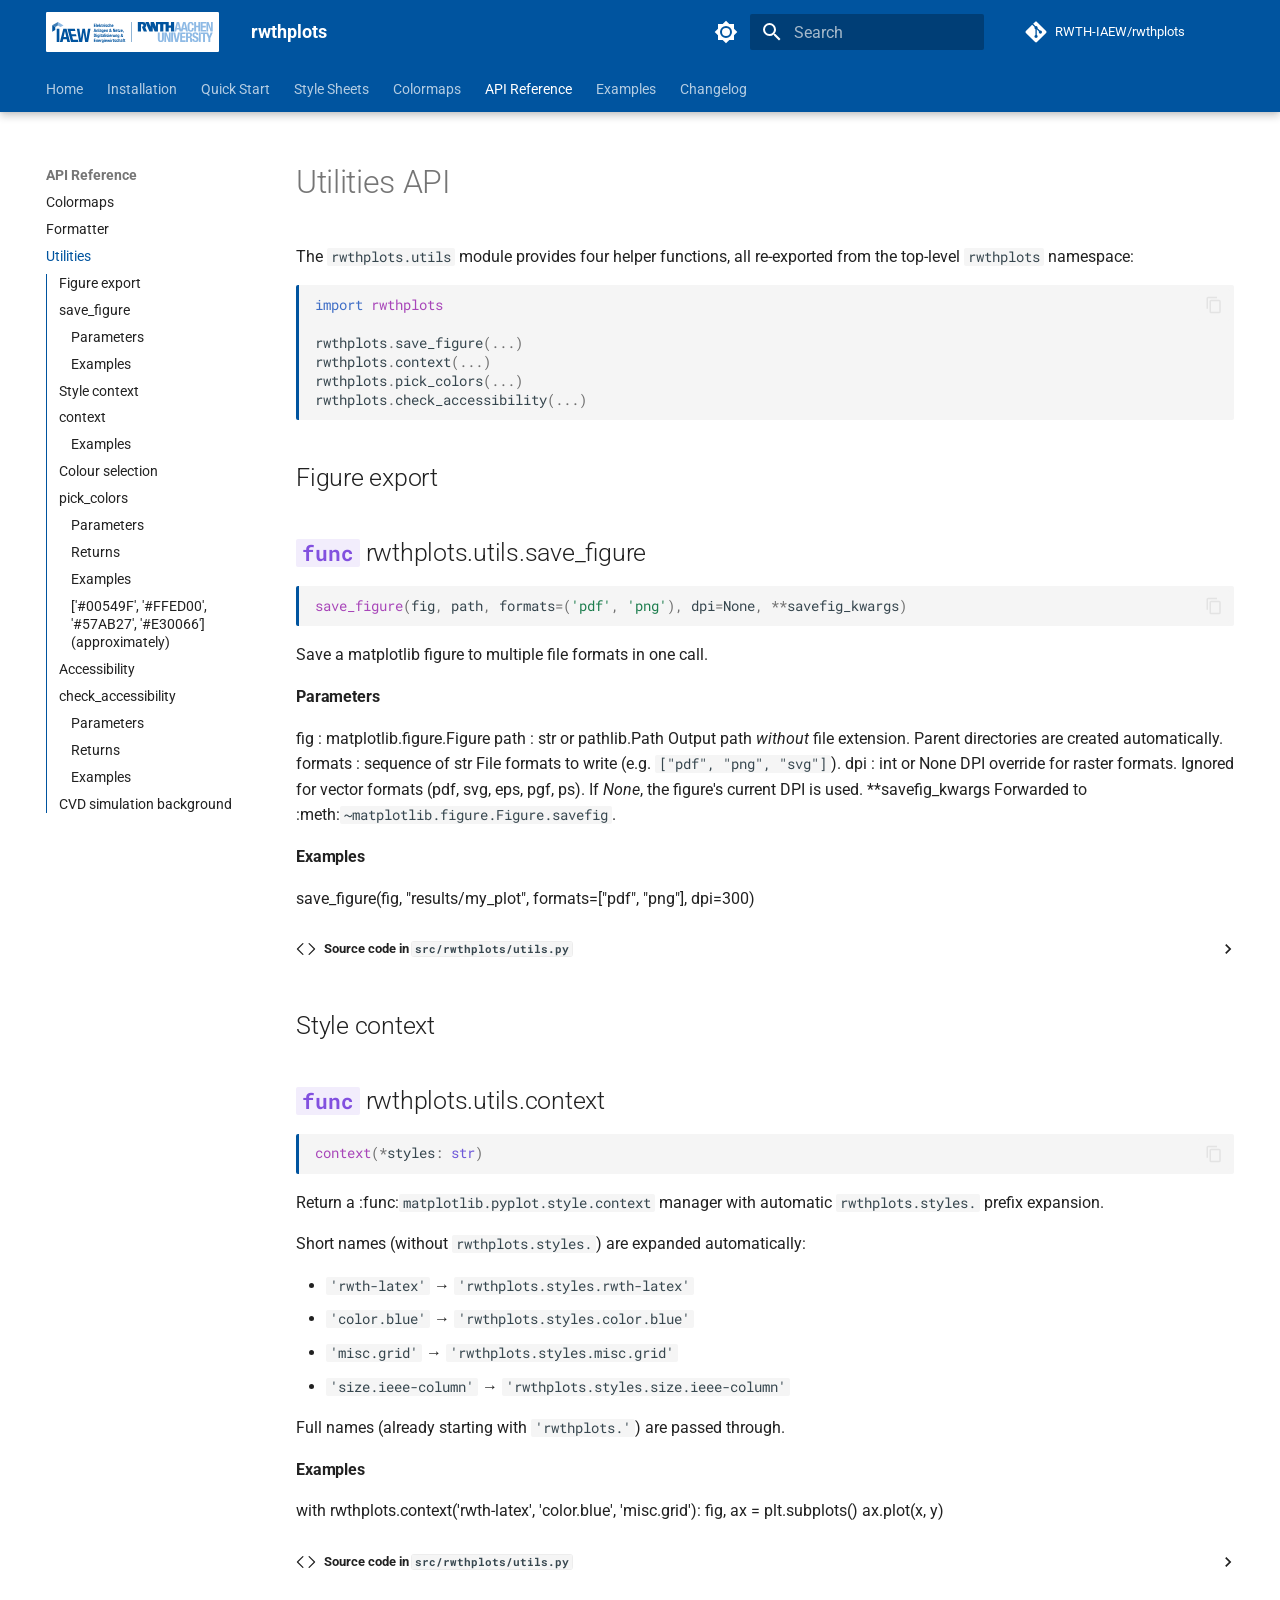
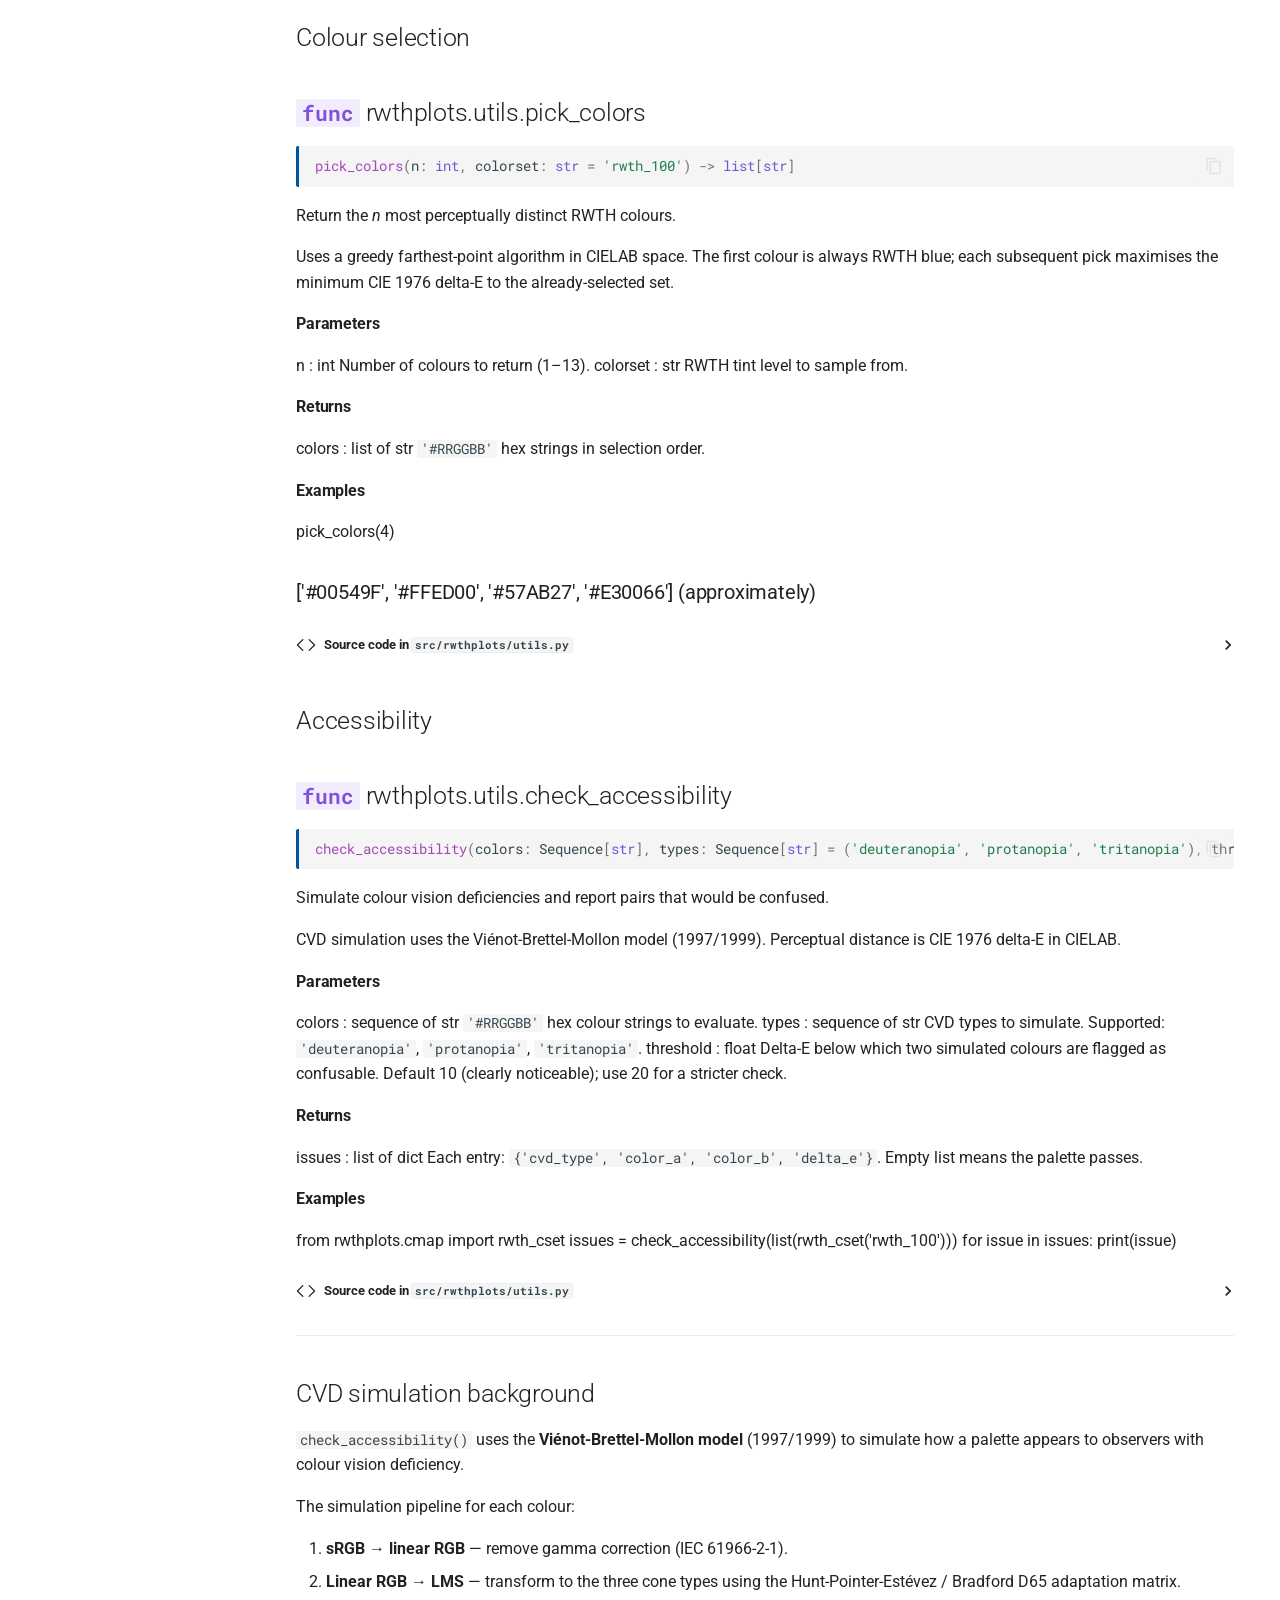
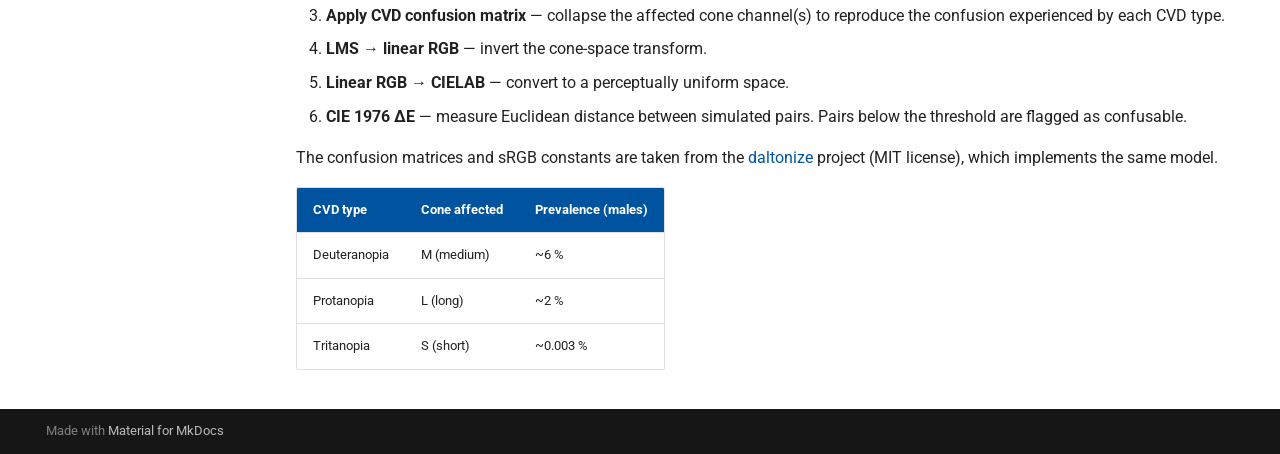
<file: api/utils/index.html>
<!doctype html>
<html lang="en" class="no-js">
  <head>
    
      <meta charset="utf-8">
      <meta name="viewport" content="width=device-width,initial-scale=1">
      
        <meta name="description" content="RWTH Aachen University colours and styles for Matplotlib">
      
      
        <meta name="author" content="Steffen Kortmann">
      
      
        <link rel="canonical" href="https://rwth-iaew.github.io/rwthplots/api/utils/">
      
      
        <link rel="prev" href="../formatter/">
      
      
        <link rel="next" href="../../examples/">
      
      
        
      
      
      <link rel="icon" href="../../images/iaew_logo.svg">
      <meta name="generator" content="mkdocs-1.6.1, mkdocs-material-9.7.7">
    
    
      
        <title>Utilities - rwthplots</title>
      
    
    
      <link rel="stylesheet" href="../../assets/stylesheets/main.ec1eaa64.min.css">
      
        
        <link rel="stylesheet" href="../../assets/stylesheets/palette.ab4e12ef.min.css">
      
      


    
    
      
    
    
      
        
        
        <link rel="preconnect" href="https://fonts.gstatic.com" crossorigin>
        <link rel="stylesheet" href="https://fonts.googleapis.com/css?family=Roboto:300,300i,400,400i,700,700i%7CRoboto+Mono:400,400i,700,700i&display=fallback">
        <style>:root{--md-text-font:"Roboto";--md-code-font:"Roboto Mono"}</style>
      
    
    
      <link rel="stylesheet" href="../../assets/_mkdocstrings.css">
    
      <link rel="stylesheet" href="../../stylesheets/rwth.css">
    
    <script>__md_scope=new URL("../..",location),__md_hash=e=>[...e].reduce(((e,_)=>(e<<5)-e+_.charCodeAt(0)),0),__md_get=(e,_=localStorage,t=__md_scope)=>JSON.parse(_.getItem(t.pathname+"."+e)),__md_set=(e,_,t=localStorage,a=__md_scope)=>{try{t.setItem(a.pathname+"."+e,JSON.stringify(_))}catch(e){}}</script>
    
      

    
    
  </head>
  
  
    
    
      
    
    
    
    
    <body dir="ltr" data-md-color-scheme="default" data-md-color-primary="custom" data-md-color-accent="custom">
  
    
    <input class="md-toggle" data-md-toggle="drawer" type="checkbox" id="__drawer" autocomplete="off">
    <input class="md-toggle" data-md-toggle="search" type="checkbox" id="__search" autocomplete="off">
    <label class="md-overlay" for="__drawer"></label>
    <div data-md-component="skip">
      
        
        <a href="#utilities-api" class="md-skip">
          Skip to content
        </a>
      
    </div>
    <div data-md-component="announce">
      
    </div>
    
    
      

  

<header class="md-header md-header--shadow md-header--lifted" data-md-component="header">
  <nav class="md-header__inner md-grid" aria-label="Header">
    <a href="../.." title="rwthplots" class="md-header__button md-logo" aria-label="rwthplots" data-md-component="logo">
      
  <img src="../../images/iaew_logo.svg" alt="logo">

    </a>
    <label class="md-header__button md-icon" for="__drawer">
      
      <svg xmlns="http://www.w3.org/2000/svg" viewBox="0 0 24 24"><path d="M3 6h18v2H3zm0 5h18v2H3zm0 5h18v2H3z"/></svg>
    </label>
    <div class="md-header__title" data-md-component="header-title">
      <div class="md-header__ellipsis">
        <div class="md-header__topic">
          <span class="md-ellipsis">
            rwthplots
          </span>
        </div>
        <div class="md-header__topic" data-md-component="header-topic">
          <span class="md-ellipsis">
            
              Utilities
            
          </span>
        </div>
      </div>
    </div>
    
      
        <form class="md-header__option" data-md-component="palette">
  
    
    
    
    <input class="md-option" data-md-color-media="" data-md-color-scheme="default" data-md-color-primary="custom" data-md-color-accent="custom"  aria-label="Switch to dark mode"  type="radio" name="__palette" id="__palette_0">
    
      <label class="md-header__button md-icon" title="Switch to dark mode" for="__palette_1" hidden>
        <svg xmlns="http://www.w3.org/2000/svg" viewBox="0 0 24 24"><path d="M12 8a4 4 0 0 0-4 4 4 4 0 0 0 4 4 4 4 0 0 0 4-4 4 4 0 0 0-4-4m0 10a6 6 0 0 1-6-6 6 6 0 0 1 6-6 6 6 0 0 1 6 6 6 6 0 0 1-6 6m8-9.31V4h-4.69L12 .69 8.69 4H4v4.69L.69 12 4 15.31V20h4.69L12 23.31 15.31 20H20v-4.69L23.31 12z"/></svg>
      </label>
    
  
    
    
    
    <input class="md-option" data-md-color-media="" data-md-color-scheme="slate" data-md-color-primary="custom" data-md-color-accent="custom"  aria-label="Switch to light mode"  type="radio" name="__palette" id="__palette_1">
    
      <label class="md-header__button md-icon" title="Switch to light mode" for="__palette_0" hidden>
        <svg xmlns="http://www.w3.org/2000/svg" viewBox="0 0 24 24"><path d="M12 18c-.89 0-1.74-.2-2.5-.55C11.56 16.5 13 14.42 13 12s-1.44-4.5-3.5-5.45C10.26 6.2 11.11 6 12 6a6 6 0 0 1 6 6 6 6 0 0 1-6 6m8-9.31V4h-4.69L12 .69 8.69 4H4v4.69L.69 12 4 15.31V20h4.69L12 23.31 15.31 20H20v-4.69L23.31 12z"/></svg>
      </label>
    
  
</form>
      
    
    
      <script>var palette=__md_get("__palette");if(palette&&palette.color){if("(prefers-color-scheme)"===palette.color.media){var media=matchMedia("(prefers-color-scheme: light)"),input=document.querySelector(media.matches?"[data-md-color-media='(prefers-color-scheme: light)']":"[data-md-color-media='(prefers-color-scheme: dark)']");palette.color.media=input.getAttribute("data-md-color-media"),palette.color.scheme=input.getAttribute("data-md-color-scheme"),palette.color.primary=input.getAttribute("data-md-color-primary"),palette.color.accent=input.getAttribute("data-md-color-accent")}for(var[key,value]of Object.entries(palette.color))document.body.setAttribute("data-md-color-"+key,value)}</script>
    
    
    
      
      
        <label class="md-header__button md-icon" for="__search">
          
          <svg xmlns="http://www.w3.org/2000/svg" viewBox="0 0 24 24"><path d="M9.5 3A6.5 6.5 0 0 1 16 9.5c0 1.61-.59 3.09-1.56 4.23l.27.27h.79l5 5-1.5 1.5-5-5v-.79l-.27-.27A6.52 6.52 0 0 1 9.5 16 6.5 6.5 0 0 1 3 9.5 6.5 6.5 0 0 1 9.5 3m0 2C7 5 5 7 5 9.5S7 14 9.5 14 14 12 14 9.5 12 5 9.5 5"/></svg>
        </label>
        <div class="md-search" data-md-component="search" role="dialog">
  <label class="md-search__overlay" for="__search"></label>
  <div class="md-search__inner" role="search">
    <form class="md-search__form" name="search">
      <input type="text" class="md-search__input" name="query" aria-label="Search" placeholder="Search" autocapitalize="off" autocorrect="off" autocomplete="off" spellcheck="false" data-md-component="search-query" required>
      <label class="md-search__icon md-icon" for="__search">
        
        <svg xmlns="http://www.w3.org/2000/svg" viewBox="0 0 24 24"><path d="M9.5 3A6.5 6.5 0 0 1 16 9.5c0 1.61-.59 3.09-1.56 4.23l.27.27h.79l5 5-1.5 1.5-5-5v-.79l-.27-.27A6.52 6.52 0 0 1 9.5 16 6.5 6.5 0 0 1 3 9.5 6.5 6.5 0 0 1 9.5 3m0 2C7 5 5 7 5 9.5S7 14 9.5 14 14 12 14 9.5 12 5 9.5 5"/></svg>
        
        <svg xmlns="http://www.w3.org/2000/svg" viewBox="0 0 24 24"><path d="M20 11v2H8l5.5 5.5-1.42 1.42L4.16 12l7.92-7.92L13.5 5.5 8 11z"/></svg>
      </label>
      <nav class="md-search__options" aria-label="Search">
        
        <button type="reset" class="md-search__icon md-icon" title="Clear" aria-label="Clear" tabindex="-1">
          
          <svg xmlns="http://www.w3.org/2000/svg" viewBox="0 0 24 24"><path d="M19 6.41 17.59 5 12 10.59 6.41 5 5 6.41 10.59 12 5 17.59 6.41 19 12 13.41 17.59 19 19 17.59 13.41 12z"/></svg>
        </button>
      </nav>
      
        <div class="md-search__suggest" data-md-component="search-suggest"></div>
      
    </form>
    <div class="md-search__output">
      <div class="md-search__scrollwrap" tabindex="0" data-md-scrollfix>
        <div class="md-search-result" data-md-component="search-result">
          <div class="md-search-result__meta">
            Initializing search
          </div>
          <ol class="md-search-result__list" role="presentation"></ol>
        </div>
      </div>
    </div>
  </div>
</div>
      
    
    
      <div class="md-header__source">
        <a href="https://github.com/RWTH-IAEW/rwthplots" title="Go to repository" class="md-source" data-md-component="source">
  <div class="md-source__icon md-icon">
    
    <svg xmlns="http://www.w3.org/2000/svg" viewBox="0 0 448 512"><!--! Font Awesome Free 7.1.0 by @fontawesome - https://fontawesome.com License - https://fontawesome.com/license/free (Icons: CC BY 4.0, Fonts: SIL OFL 1.1, Code: MIT License) Copyright 2025 Fonticons, Inc.--><path d="M439.6 236.1 244 40.5c-5.4-5.5-12.8-8.5-20.4-8.5s-15 3-20.4 8.4L162.5 81l51.5 51.5c27.1-9.1 52.7 16.8 43.4 43.7l49.7 49.7c34.2-11.8 61.2 31 35.5 56.7-26.5 26.5-70.2-2.9-56-37.3L240.3 199v121.9c25.3 12.5 22.3 41.8 9.1 55-6.4 6.4-15.2 10.1-24.3 10.1s-17.8-3.6-24.3-10.1c-17.6-17.6-11.1-46.9 11.2-56v-123c-20.8-8.5-24.6-30.7-18.6-45L142.6 101 8.5 235.1C3 240.6 0 247.9 0 255.5s3 15 8.5 20.4l195.6 195.7c5.4 5.4 12.7 8.4 20.4 8.4s15-3 20.4-8.4l194.7-194.7c5.4-5.4 8.4-12.8 8.4-20.4s-3-15-8.4-20.4"/></svg>
  </div>
  <div class="md-source__repository">
    RWTH-IAEW/rwthplots
  </div>
</a>
      </div>
    
  </nav>
  
    
      
<nav class="md-tabs" aria-label="Tabs" data-md-component="tabs">
  <div class="md-grid">
    <ul class="md-tabs__list">
      
        
  
  
  
  
    <li class="md-tabs__item">
      <a href="../.." class="md-tabs__link">
        
  
  
    
  
  Home

      </a>
    </li>
  

      
        
  
  
  
  
    <li class="md-tabs__item">
      <a href="../../installation/" class="md-tabs__link">
        
  
  
    
  
  Installation

      </a>
    </li>
  

      
        
  
  
  
  
    <li class="md-tabs__item">
      <a href="../../quickstart/" class="md-tabs__link">
        
  
  
    
  
  Quick Start

      </a>
    </li>
  

      
        
  
  
  
  
    
    
      <li class="md-tabs__item">
        <a href="../../styles/" class="md-tabs__link">
          
  
  
  Style Sheets

        </a>
      </li>
    
  

      
        
  
  
  
  
    <li class="md-tabs__item">
      <a href="../../colormaps/" class="md-tabs__link">
        
  
  
    
  
  Colormaps

      </a>
    </li>
  

      
        
  
  
  
    
  
  
    
    
      <li class="md-tabs__item md-tabs__item--active">
        <a href="../cmap/" class="md-tabs__link">
          
  
  
  API Reference

        </a>
      </li>
    
  

      
        
  
  
  
  
    <li class="md-tabs__item">
      <a href="../../examples/" class="md-tabs__link">
        
  
  
    
  
  Examples

      </a>
    </li>
  

      
        
  
  
  
  
    <li class="md-tabs__item">
      <a href="../../changelog/" class="md-tabs__link">
        
  
  
    
  
  Changelog

      </a>
    </li>
  

      
    </ul>
  </div>
</nav>
    
  
</header>
    
    <div class="md-container" data-md-component="container">
      
      
        
      
      <main class="md-main" data-md-component="main">
        <div class="md-main__inner md-grid">
          
            
              
              <div class="md-sidebar md-sidebar--primary" data-md-component="sidebar" data-md-type="navigation" >
                <div class="md-sidebar__scrollwrap">
                  <div class="md-sidebar__inner">
                    


  


  

<nav class="md-nav md-nav--primary md-nav--lifted md-nav--integrated" aria-label="Navigation" data-md-level="0">
  <label class="md-nav__title" for="__drawer">
    <a href="../.." title="rwthplots" class="md-nav__button md-logo" aria-label="rwthplots" data-md-component="logo">
      
  <img src="../../images/iaew_logo.svg" alt="logo">

    </a>
    rwthplots
  </label>
  
    <div class="md-nav__source">
      <a href="https://github.com/RWTH-IAEW/rwthplots" title="Go to repository" class="md-source" data-md-component="source">
  <div class="md-source__icon md-icon">
    
    <svg xmlns="http://www.w3.org/2000/svg" viewBox="0 0 448 512"><!--! Font Awesome Free 7.1.0 by @fontawesome - https://fontawesome.com License - https://fontawesome.com/license/free (Icons: CC BY 4.0, Fonts: SIL OFL 1.1, Code: MIT License) Copyright 2025 Fonticons, Inc.--><path d="M439.6 236.1 244 40.5c-5.4-5.5-12.8-8.5-20.4-8.5s-15 3-20.4 8.4L162.5 81l51.5 51.5c27.1-9.1 52.7 16.8 43.4 43.7l49.7 49.7c34.2-11.8 61.2 31 35.5 56.7-26.5 26.5-70.2-2.9-56-37.3L240.3 199v121.9c25.3 12.5 22.3 41.8 9.1 55-6.4 6.4-15.2 10.1-24.3 10.1s-17.8-3.6-24.3-10.1c-17.6-17.6-11.1-46.9 11.2-56v-123c-20.8-8.5-24.6-30.7-18.6-45L142.6 101 8.5 235.1C3 240.6 0 247.9 0 255.5s3 15 8.5 20.4l195.6 195.7c5.4 5.4 12.7 8.4 20.4 8.4s15-3 20.4-8.4l194.7-194.7c5.4-5.4 8.4-12.8 8.4-20.4s-3-15-8.4-20.4"/></svg>
  </div>
  <div class="md-source__repository">
    RWTH-IAEW/rwthplots
  </div>
</a>
    </div>
  
  <ul class="md-nav__list" data-md-scrollfix>
    
      
      
  
  
  
  
    <li class="md-nav__item">
      <a href="../.." class="md-nav__link">
        
  
  
  <span class="md-ellipsis">
    
  
    Home
  

    
  </span>
  
  

      </a>
    </li>
  

    
      
      
  
  
  
  
    <li class="md-nav__item">
      <a href="../../installation/" class="md-nav__link">
        
  
  
  <span class="md-ellipsis">
    
  
    Installation
  

    
  </span>
  
  

      </a>
    </li>
  

    
      
      
  
  
  
  
    <li class="md-nav__item">
      <a href="../../quickstart/" class="md-nav__link">
        
  
  
  <span class="md-ellipsis">
    
  
    Quick Start
  

    
  </span>
  
  

      </a>
    </li>
  

    
      
      
  
  
  
  
    
    
    
    
      
      
        
      
    
    
    <li class="md-nav__item md-nav__item--nested">
      
        
        
          
        
        <input class="md-nav__toggle md-toggle md-toggle--indeterminate" type="checkbox" id="__nav_4" >
        
          
          <label class="md-nav__link" for="__nav_4" id="__nav_4_label" tabindex="0">
            
  
  
  <span class="md-ellipsis">
    
  
    Style Sheets
  

    
  </span>
  
  

            <span class="md-nav__icon md-icon"></span>
          </label>
        
        <nav class="md-nav" data-md-level="1" aria-labelledby="__nav_4_label" aria-expanded="false">
          <label class="md-nav__title" for="__nav_4">
            <span class="md-nav__icon md-icon"></span>
            
  
    Style Sheets
  

          </label>
          <ul class="md-nav__list" data-md-scrollfix>
            
              
                
  
  
  
  
    <li class="md-nav__item">
      <a href="../../styles/" class="md-nav__link">
        
  
  
  <span class="md-ellipsis">
    
  
    Overview
  

    
  </span>
  
  

      </a>
    </li>
  

              
            
          </ul>
        </nav>
      
    </li>
  

    
      
      
  
  
  
  
    <li class="md-nav__item">
      <a href="../../colormaps/" class="md-nav__link">
        
  
  
  <span class="md-ellipsis">
    
  
    Colormaps
  

    
  </span>
  
  

      </a>
    </li>
  

    
      
      
  
  
    
  
  
  
    
    
    
    
      
        
        
      
      
        
      
    
    
    <li class="md-nav__item md-nav__item--active md-nav__item--section md-nav__item--nested">
      
        
        
        <input class="md-nav__toggle md-toggle " type="checkbox" id="__nav_6" checked>
        
          
          <label class="md-nav__link" for="__nav_6" id="__nav_6_label" tabindex="">
            
  
  
  <span class="md-ellipsis">
    
  
    API Reference
  

    
  </span>
  
  

            <span class="md-nav__icon md-icon"></span>
          </label>
        
        <nav class="md-nav" data-md-level="1" aria-labelledby="__nav_6_label" aria-expanded="true">
          <label class="md-nav__title" for="__nav_6">
            <span class="md-nav__icon md-icon"></span>
            
  
    API Reference
  

          </label>
          <ul class="md-nav__list" data-md-scrollfix>
            
              
                
  
  
  
  
    <li class="md-nav__item">
      <a href="../cmap/" class="md-nav__link">
        
  
  
  <span class="md-ellipsis">
    
  
    Colormaps
  

    
  </span>
  
  

      </a>
    </li>
  

              
            
              
                
  
  
  
  
    <li class="md-nav__item">
      <a href="../formatter/" class="md-nav__link">
        
  
  
  <span class="md-ellipsis">
    
  
    Formatter
  

    
  </span>
  
  

      </a>
    </li>
  

              
            
              
                
  
  
    
  
  
  
    <li class="md-nav__item md-nav__item--active">
      
      <input class="md-nav__toggle md-toggle" type="checkbox" id="__toc">
      
      
        
      
      
        <label class="md-nav__link md-nav__link--active" for="__toc">
          
  
  
  <span class="md-ellipsis">
    
  
    Utilities
  

    
  </span>
  
  

          <span class="md-nav__icon md-icon"></span>
        </label>
      
      <a href="./" class="md-nav__link md-nav__link--active">
        
  
  
  <span class="md-ellipsis">
    
  
    Utilities
  

    
  </span>
  
  

      </a>
      
        

<nav class="md-nav md-nav--secondary" aria-label="Table of contents">
  
  
  
    
  
  
    <label class="md-nav__title" for="__toc">
      <span class="md-nav__icon md-icon"></span>
      Table of contents
    </label>
    <ul class="md-nav__list" data-md-component="toc" data-md-scrollfix>
      
        <li class="md-nav__item">
  <a href="#figure-export" class="md-nav__link">
    <span class="md-ellipsis">
      
        Figure export
      
    </span>
  </a>
  
</li>
      
        <li class="md-nav__item">
  <a href="#rwthplots.utils.save_figure" class="md-nav__link">
    <span class="md-ellipsis">
      
        save_figure
      
    </span>
  </a>
  
    <nav class="md-nav" aria-label="save_figure">
      <ul class="md-nav__list">
        
          <li class="md-nav__item">
  <a href="#rwthplots.utils.save_figure--parameters" class="md-nav__link">
    <span class="md-ellipsis">
      
        Parameters
      
    </span>
  </a>
  
</li>
        
          <li class="md-nav__item">
  <a href="#rwthplots.utils.save_figure--examples" class="md-nav__link">
    <span class="md-ellipsis">
      
        Examples
      
    </span>
  </a>
  
</li>
        
      </ul>
    </nav>
  
</li>
      
        <li class="md-nav__item">
  <a href="#style-context" class="md-nav__link">
    <span class="md-ellipsis">
      
        Style context
      
    </span>
  </a>
  
</li>
      
        <li class="md-nav__item">
  <a href="#rwthplots.utils.context" class="md-nav__link">
    <span class="md-ellipsis">
      
        context
      
    </span>
  </a>
  
    <nav class="md-nav" aria-label="context">
      <ul class="md-nav__list">
        
          <li class="md-nav__item">
  <a href="#rwthplots.utils.context--examples" class="md-nav__link">
    <span class="md-ellipsis">
      
        Examples
      
    </span>
  </a>
  
</li>
        
      </ul>
    </nav>
  
</li>
      
        <li class="md-nav__item">
  <a href="#colour-selection" class="md-nav__link">
    <span class="md-ellipsis">
      
        Colour selection
      
    </span>
  </a>
  
</li>
      
        <li class="md-nav__item">
  <a href="#rwthplots.utils.pick_colors" class="md-nav__link">
    <span class="md-ellipsis">
      
        pick_colors
      
    </span>
  </a>
  
    <nav class="md-nav" aria-label="pick_colors">
      <ul class="md-nav__list">
        
          <li class="md-nav__item">
  <a href="#rwthplots.utils.pick_colors--parameters" class="md-nav__link">
    <span class="md-ellipsis">
      
        Parameters
      
    </span>
  </a>
  
</li>
        
          <li class="md-nav__item">
  <a href="#rwthplots.utils.pick_colors--returns" class="md-nav__link">
    <span class="md-ellipsis">
      
        Returns
      
    </span>
  </a>
  
</li>
        
          <li class="md-nav__item">
  <a href="#rwthplots.utils.pick_colors--examples" class="md-nav__link">
    <span class="md-ellipsis">
      
        Examples
      
    </span>
  </a>
  
</li>
        
          <li class="md-nav__item">
  <a href="#rwthplots.utils.pick_colors--00549f-ffed00-57ab27-e30066-approximately" class="md-nav__link">
    <span class="md-ellipsis">
      
        ['#00549F', '#FFED00', '#57AB27', '#E30066'] (approximately)
      
    </span>
  </a>
  
</li>
        
      </ul>
    </nav>
  
</li>
      
        <li class="md-nav__item">
  <a href="#accessibility" class="md-nav__link">
    <span class="md-ellipsis">
      
        Accessibility
      
    </span>
  </a>
  
</li>
      
        <li class="md-nav__item">
  <a href="#rwthplots.utils.check_accessibility" class="md-nav__link">
    <span class="md-ellipsis">
      
        check_accessibility
      
    </span>
  </a>
  
    <nav class="md-nav" aria-label="check_accessibility">
      <ul class="md-nav__list">
        
          <li class="md-nav__item">
  <a href="#rwthplots.utils.check_accessibility--parameters" class="md-nav__link">
    <span class="md-ellipsis">
      
        Parameters
      
    </span>
  </a>
  
</li>
        
          <li class="md-nav__item">
  <a href="#rwthplots.utils.check_accessibility--returns" class="md-nav__link">
    <span class="md-ellipsis">
      
        Returns
      
    </span>
  </a>
  
</li>
        
          <li class="md-nav__item">
  <a href="#rwthplots.utils.check_accessibility--examples" class="md-nav__link">
    <span class="md-ellipsis">
      
        Examples
      
    </span>
  </a>
  
</li>
        
      </ul>
    </nav>
  
</li>
      
        <li class="md-nav__item">
  <a href="#cvd-simulation-background" class="md-nav__link">
    <span class="md-ellipsis">
      
        CVD simulation background
      
    </span>
  </a>
  
</li>
      
    </ul>
  
</nav>
      
    </li>
  

              
            
          </ul>
        </nav>
      
    </li>
  

    
      
      
  
  
  
  
    <li class="md-nav__item">
      <a href="../../examples/" class="md-nav__link">
        
  
  
  <span class="md-ellipsis">
    
  
    Examples
  

    
  </span>
  
  

      </a>
    </li>
  

    
      
      
  
  
  
  
    <li class="md-nav__item">
      <a href="../../changelog/" class="md-nav__link">
        
  
  
  <span class="md-ellipsis">
    
  
    Changelog
  

    
  </span>
  
  

      </a>
    </li>
  

    
  </ul>
</nav>
                  </div>
                </div>
              </div>
            
            
          
          
            <div class="md-content" data-md-component="content">
              
              <article class="md-content__inner md-typeset">
                
                  


  
  


<h1 id="utilities-api">Utilities API<a class="headerlink" href="#utilities-api" title="Permanent link">&para;</a></h1>
<p>The <code>rwthplots.utils</code> module provides four helper functions, all re-exported
from the top-level <code>rwthplots</code> namespace:</p>
<div class="highlight"><pre><span></span><code><a id="__codelineno-0-1" name="__codelineno-0-1" href="#__codelineno-0-1"></a><span class="kn">import</span><span class="w"> </span><span class="nn">rwthplots</span>
<a id="__codelineno-0-2" name="__codelineno-0-2" href="#__codelineno-0-2"></a>
<a id="__codelineno-0-3" name="__codelineno-0-3" href="#__codelineno-0-3"></a><span class="n">rwthplots</span><span class="o">.</span><span class="n">save_figure</span><span class="p">(</span><span class="o">...</span><span class="p">)</span>
<a id="__codelineno-0-4" name="__codelineno-0-4" href="#__codelineno-0-4"></a><span class="n">rwthplots</span><span class="o">.</span><span class="n">context</span><span class="p">(</span><span class="o">...</span><span class="p">)</span>
<a id="__codelineno-0-5" name="__codelineno-0-5" href="#__codelineno-0-5"></a><span class="n">rwthplots</span><span class="o">.</span><span class="n">pick_colors</span><span class="p">(</span><span class="o">...</span><span class="p">)</span>
<a id="__codelineno-0-6" name="__codelineno-0-6" href="#__codelineno-0-6"></a><span class="n">rwthplots</span><span class="o">.</span><span class="n">check_accessibility</span><span class="p">(</span><span class="o">...</span><span class="p">)</span>
</code></pre></div>
<h2 id="figure-export">Figure export<a class="headerlink" href="#figure-export" title="Permanent link">&para;</a></h2>


<div class="doc doc-object doc-function">


<h2 id="rwthplots.utils.save_figure" class="doc doc-heading">
<code class="doc-symbol doc-symbol-heading doc-symbol-function"></code>            <span class="doc doc-object-name doc-function-name">rwthplots.utils.save_figure</span>


<a href="#rwthplots.utils.save_figure" class="headerlink" title="Permanent link">&para;</a></h2>
<div class="doc-signature highlight"><pre><span></span><code><a id="__codelineno-0-1" name="__codelineno-0-1" href="#__codelineno-0-1"></a><span class="nf">save_figure</span><span class="p">(</span><span class="n">fig</span><span class="p">,</span> <span class="n">path</span><span class="p">,</span> <span class="n">formats</span><span class="o">=</span><span class="p">(</span><span class="s1">'pdf'</span><span class="p">,</span> <span class="s1">'png'</span><span class="p">),</span> <span class="n">dpi</span><span class="o">=</span><span class="kc">None</span><span class="p">,</span> <span class="o">**</span><span class="n">savefig_kwargs</span><span class="p">)</span>
</code></pre></div>

    <div class="doc doc-contents first">

        <p>Save a matplotlib figure to multiple file formats in one call.</p>
<h4 id="rwthplots.utils.save_figure--parameters">Parameters<a class="headerlink" href="#rwthplots.utils.save_figure--parameters" title="Permanent link">&para;</a></h4>
<p>fig : matplotlib.figure.Figure
path : str or pathlib.Path
    Output path <em>without</em> file extension.  Parent directories are created
    automatically.
formats : sequence of str
    File formats to write (e.g. <code>["pdf", "png", "svg"]</code>).
dpi : int or None
    DPI override for raster formats.  Ignored for vector formats
    (pdf, svg, eps, pgf, ps).  If <em>None</em>, the figure's current DPI is used.
**savefig_kwargs
    Forwarded to :meth:<code>~matplotlib.figure.Figure.savefig</code>.</p>
<h4 id="rwthplots.utils.save_figure--examples">Examples<a class="headerlink" href="#rwthplots.utils.save_figure--examples" title="Permanent link">&para;</a></h4>
<p>save_figure(fig, "results/my_plot", formats=["pdf", "png"], dpi=300)</p>


            <details class="mkdocstrings-source">
              <summary>Source code in <code>src/rwthplots/utils.py</code></summary>
              <div class="highlight"><table class="highlighttable"><tr><td class="linenos"><div class="linenodiv"><pre><span></span><span class="normal"><a href="#__codelineno-0-103">103</a></span>
<span class="normal"><a href="#__codelineno-0-104">104</a></span>
<span class="normal"><a href="#__codelineno-0-105">105</a></span>
<span class="normal"><a href="#__codelineno-0-106">106</a></span>
<span class="normal"><a href="#__codelineno-0-107">107</a></span>
<span class="normal"><a href="#__codelineno-0-108">108</a></span>
<span class="normal"><a href="#__codelineno-0-109">109</a></span>
<span class="normal"><a href="#__codelineno-0-110">110</a></span>
<span class="normal"><a href="#__codelineno-0-111">111</a></span>
<span class="normal"><a href="#__codelineno-0-112">112</a></span>
<span class="normal"><a href="#__codelineno-0-113">113</a></span>
<span class="normal"><a href="#__codelineno-0-114">114</a></span>
<span class="normal"><a href="#__codelineno-0-115">115</a></span>
<span class="normal"><a href="#__codelineno-0-116">116</a></span>
<span class="normal"><a href="#__codelineno-0-117">117</a></span>
<span class="normal"><a href="#__codelineno-0-118">118</a></span>
<span class="normal"><a href="#__codelineno-0-119">119</a></span>
<span class="normal"><a href="#__codelineno-0-120">120</a></span>
<span class="normal"><a href="#__codelineno-0-121">121</a></span>
<span class="normal"><a href="#__codelineno-0-122">122</a></span>
<span class="normal"><a href="#__codelineno-0-123">123</a></span>
<span class="normal"><a href="#__codelineno-0-124">124</a></span>
<span class="normal"><a href="#__codelineno-0-125">125</a></span>
<span class="normal"><a href="#__codelineno-0-126">126</a></span>
<span class="normal"><a href="#__codelineno-0-127">127</a></span>
<span class="normal"><a href="#__codelineno-0-128">128</a></span>
<span class="normal"><a href="#__codelineno-0-129">129</a></span>
<span class="normal"><a href="#__codelineno-0-130">130</a></span>
<span class="normal"><a href="#__codelineno-0-131">131</a></span>
<span class="normal"><a href="#__codelineno-0-132">132</a></span></pre></div></td><td class="code"><div><pre><span></span><code><a id="__codelineno-0-103" name="__codelineno-0-103"></a><span class="k">def</span><span class="w"> </span><span class="nf">save_figure</span><span class="p">(</span><span class="n">fig</span><span class="p">,</span> <span class="n">path</span><span class="p">,</span> <span class="n">formats</span><span class="o">=</span><span class="p">(</span><span class="s2">"pdf"</span><span class="p">,</span> <span class="s2">"png"</span><span class="p">),</span> <span class="n">dpi</span><span class="o">=</span><span class="kc">None</span><span class="p">,</span> <span class="o">**</span><span class="n">savefig_kwargs</span><span class="p">):</span>
<a id="__codelineno-0-104" name="__codelineno-0-104"></a><span class="w">    </span><span class="sd">"""</span>
<a id="__codelineno-0-105" name="__codelineno-0-105"></a><span class="sd">    Save a matplotlib figure to multiple file formats in one call.</span>
<a id="__codelineno-0-106" name="__codelineno-0-106"></a>
<a id="__codelineno-0-107" name="__codelineno-0-107"></a><span class="sd">    Parameters</span>
<a id="__codelineno-0-108" name="__codelineno-0-108"></a><span class="sd">    ----------</span>
<a id="__codelineno-0-109" name="__codelineno-0-109"></a><span class="sd">    fig : matplotlib.figure.Figure</span>
<a id="__codelineno-0-110" name="__codelineno-0-110"></a><span class="sd">    path : str or pathlib.Path</span>
<a id="__codelineno-0-111" name="__codelineno-0-111"></a><span class="sd">        Output path *without* file extension.  Parent directories are created</span>
<a id="__codelineno-0-112" name="__codelineno-0-112"></a><span class="sd">        automatically.</span>
<a id="__codelineno-0-113" name="__codelineno-0-113"></a><span class="sd">    formats : sequence of str</span>
<a id="__codelineno-0-114" name="__codelineno-0-114"></a><span class="sd">        File formats to write (e.g. ``["pdf", "png", "svg"]``).</span>
<a id="__codelineno-0-115" name="__codelineno-0-115"></a><span class="sd">    dpi : int or None</span>
<a id="__codelineno-0-116" name="__codelineno-0-116"></a><span class="sd">        DPI override for raster formats.  Ignored for vector formats</span>
<a id="__codelineno-0-117" name="__codelineno-0-117"></a><span class="sd">        (pdf, svg, eps, pgf, ps).  If *None*, the figure's current DPI is used.</span>
<a id="__codelineno-0-118" name="__codelineno-0-118"></a><span class="sd">    **savefig_kwargs</span>
<a id="__codelineno-0-119" name="__codelineno-0-119"></a><span class="sd">        Forwarded to :meth:`~matplotlib.figure.Figure.savefig`.</span>
<a id="__codelineno-0-120" name="__codelineno-0-120"></a>
<a id="__codelineno-0-121" name="__codelineno-0-121"></a><span class="sd">    Examples</span>
<a id="__codelineno-0-122" name="__codelineno-0-122"></a><span class="sd">    --------</span>
<a id="__codelineno-0-123" name="__codelineno-0-123"></a><span class="sd">    save_figure(fig, "results/my_plot", formats=["pdf", "png"], dpi=300)</span>
<a id="__codelineno-0-124" name="__codelineno-0-124"></a><span class="sd">    """</span>
<a id="__codelineno-0-125" name="__codelineno-0-125"></a>    <span class="n">path</span> <span class="o">=</span> <span class="n">Path</span><span class="p">(</span><span class="n">path</span><span class="p">)</span>
<a id="__codelineno-0-126" name="__codelineno-0-126"></a>    <span class="n">path</span><span class="o">.</span><span class="n">parent</span><span class="o">.</span><span class="n">mkdir</span><span class="p">(</span><span class="n">parents</span><span class="o">=</span><span class="kc">True</span><span class="p">,</span> <span class="n">exist_ok</span><span class="o">=</span><span class="kc">True</span><span class="p">)</span>
<a id="__codelineno-0-127" name="__codelineno-0-127"></a>    <span class="k">for</span> <span class="n">fmt</span> <span class="ow">in</span> <span class="n">formats</span><span class="p">:</span>
<a id="__codelineno-0-128" name="__codelineno-0-128"></a>        <span class="n">kw</span> <span class="o">=</span> <span class="nb">dict</span><span class="p">(</span><span class="n">savefig_kwargs</span><span class="p">)</span>
<a id="__codelineno-0-129" name="__codelineno-0-129"></a>        <span class="n">kw</span><span class="o">.</span><span class="n">setdefault</span><span class="p">(</span><span class="s2">"bbox_inches"</span><span class="p">,</span> <span class="s2">"tight"</span><span class="p">)</span>
<a id="__codelineno-0-130" name="__codelineno-0-130"></a>        <span class="k">if</span> <span class="n">dpi</span> <span class="ow">is</span> <span class="ow">not</span> <span class="kc">None</span> <span class="ow">and</span> <span class="n">fmt</span><span class="o">.</span><span class="n">lower</span><span class="p">()</span> <span class="ow">not</span> <span class="ow">in</span> <span class="n">_VECTOR_FORMATS</span><span class="p">:</span>
<a id="__codelineno-0-131" name="__codelineno-0-131"></a>            <span class="n">kw</span><span class="o">.</span><span class="n">setdefault</span><span class="p">(</span><span class="s2">"dpi"</span><span class="p">,</span> <span class="n">dpi</span><span class="p">)</span>
<a id="__codelineno-0-132" name="__codelineno-0-132"></a>        <span class="n">fig</span><span class="o">.</span><span class="n">savefig</span><span class="p">(</span><span class="n">path</span><span class="o">.</span><span class="n">with_suffix</span><span class="p">(</span><span class="sa">f</span><span class="s2">".</span><span class="si">{</span><span class="n">fmt</span><span class="si">}</span><span class="s2">"</span><span class="p">),</span> <span class="nb">format</span><span class="o">=</span><span class="n">fmt</span><span class="p">,</span> <span class="o">**</span><span class="n">kw</span><span class="p">)</span>
</code></pre></div></td></tr></table></div>
            </details>
    </div>

</div><h2 id="style-context">Style context<a class="headerlink" href="#style-context" title="Permanent link">&para;</a></h2>


<div class="doc doc-object doc-function">


<h2 id="rwthplots.utils.context" class="doc doc-heading">
<code class="doc-symbol doc-symbol-heading doc-symbol-function"></code>            <span class="doc doc-object-name doc-function-name">rwthplots.utils.context</span>


<a href="#rwthplots.utils.context" class="headerlink" title="Permanent link">&para;</a></h2>
<div class="doc-signature highlight"><pre><span></span><code><a id="__codelineno-0-1" name="__codelineno-0-1" href="#__codelineno-0-1"></a><span class="nf">context</span><span class="p">(</span><span class="o">*</span><span class="n">styles</span><span class="p">:</span> <span class="nb">str</span><span class="p">)</span>
</code></pre></div>

    <div class="doc doc-contents first">

        <p>Return a :func:<code>matplotlib.pyplot.style.context</code> manager with automatic
<code>rwthplots.styles.</code> prefix expansion.</p>
<p>Short names (without <code>rwthplots.styles.</code>) are expanded automatically:</p>
<ul>
<li><code>'rwth-latex'</code>        → <code>'rwthplots.styles.rwth-latex'</code></li>
<li><code>'color.blue'</code>        → <code>'rwthplots.styles.color.blue'</code></li>
<li><code>'misc.grid'</code>         → <code>'rwthplots.styles.misc.grid'</code></li>
<li><code>'size.ieee-column'</code>  → <code>'rwthplots.styles.size.ieee-column'</code></li>
</ul>
<p>Full names (already starting with <code>'rwthplots.'</code>) are passed through.</p>
<h4 id="rwthplots.utils.context--examples">Examples<a class="headerlink" href="#rwthplots.utils.context--examples" title="Permanent link">&para;</a></h4>
<p>with rwthplots.context('rwth-latex', 'color.blue', 'misc.grid'):
    fig, ax = plt.subplots()
    ax.plot(x, y)</p>


            <details class="mkdocstrings-source">
              <summary>Source code in <code>src/rwthplots/utils.py</code></summary>
              <div class="highlight"><table class="highlighttable"><tr><td class="linenos"><div class="linenodiv"><pre><span></span><span class="normal"><a href="#__codelineno-0-135">135</a></span>
<span class="normal"><a href="#__codelineno-0-136">136</a></span>
<span class="normal"><a href="#__codelineno-0-137">137</a></span>
<span class="normal"><a href="#__codelineno-0-138">138</a></span>
<span class="normal"><a href="#__codelineno-0-139">139</a></span>
<span class="normal"><a href="#__codelineno-0-140">140</a></span>
<span class="normal"><a href="#__codelineno-0-141">141</a></span>
<span class="normal"><a href="#__codelineno-0-142">142</a></span>
<span class="normal"><a href="#__codelineno-0-143">143</a></span>
<span class="normal"><a href="#__codelineno-0-144">144</a></span>
<span class="normal"><a href="#__codelineno-0-145">145</a></span>
<span class="normal"><a href="#__codelineno-0-146">146</a></span>
<span class="normal"><a href="#__codelineno-0-147">147</a></span>
<span class="normal"><a href="#__codelineno-0-148">148</a></span>
<span class="normal"><a href="#__codelineno-0-149">149</a></span>
<span class="normal"><a href="#__codelineno-0-150">150</a></span>
<span class="normal"><a href="#__codelineno-0-151">151</a></span>
<span class="normal"><a href="#__codelineno-0-152">152</a></span>
<span class="normal"><a href="#__codelineno-0-153">153</a></span>
<span class="normal"><a href="#__codelineno-0-154">154</a></span>
<span class="normal"><a href="#__codelineno-0-155">155</a></span>
<span class="normal"><a href="#__codelineno-0-156">156</a></span>
<span class="normal"><a href="#__codelineno-0-157">157</a></span>
<span class="normal"><a href="#__codelineno-0-158">158</a></span>
<span class="normal"><a href="#__codelineno-0-159">159</a></span>
<span class="normal"><a href="#__codelineno-0-160">160</a></span></pre></div></td><td class="code"><div><pre><span></span><code><a id="__codelineno-0-135" name="__codelineno-0-135"></a><span class="k">def</span><span class="w"> </span><span class="nf">context</span><span class="p">(</span><span class="o">*</span><span class="n">styles</span><span class="p">:</span> <span class="nb">str</span><span class="p">):</span>
<a id="__codelineno-0-136" name="__codelineno-0-136"></a><span class="w">    </span><span class="sd">"""</span>
<a id="__codelineno-0-137" name="__codelineno-0-137"></a><span class="sd">    Return a :func:`matplotlib.pyplot.style.context` manager with automatic</span>
<a id="__codelineno-0-138" name="__codelineno-0-138"></a><span class="sd">    ``rwthplots.styles.`` prefix expansion.</span>
<a id="__codelineno-0-139" name="__codelineno-0-139"></a>
<a id="__codelineno-0-140" name="__codelineno-0-140"></a><span class="sd">    Short names (without ``rwthplots.styles.``) are expanded automatically:</span>
<a id="__codelineno-0-141" name="__codelineno-0-141"></a>
<a id="__codelineno-0-142" name="__codelineno-0-142"></a><span class="sd">    * ``'rwth-latex'``        → ``'rwthplots.styles.rwth-latex'``</span>
<a id="__codelineno-0-143" name="__codelineno-0-143"></a><span class="sd">    * ``'color.blue'``        → ``'rwthplots.styles.color.blue'``</span>
<a id="__codelineno-0-144" name="__codelineno-0-144"></a><span class="sd">    * ``'misc.grid'``         → ``'rwthplots.styles.misc.grid'``</span>
<a id="__codelineno-0-145" name="__codelineno-0-145"></a><span class="sd">    * ``'size.ieee-column'``  → ``'rwthplots.styles.size.ieee-column'``</span>
<a id="__codelineno-0-146" name="__codelineno-0-146"></a>
<a id="__codelineno-0-147" name="__codelineno-0-147"></a><span class="sd">    Full names (already starting with ``'rwthplots.'``) are passed through.</span>
<a id="__codelineno-0-148" name="__codelineno-0-148"></a>
<a id="__codelineno-0-149" name="__codelineno-0-149"></a><span class="sd">    Examples</span>
<a id="__codelineno-0-150" name="__codelineno-0-150"></a><span class="sd">    --------</span>
<a id="__codelineno-0-151" name="__codelineno-0-151"></a><span class="sd">    with rwthplots.context('rwth-latex', 'color.blue', 'misc.grid'):</span>
<a id="__codelineno-0-152" name="__codelineno-0-152"></a><span class="sd">        fig, ax = plt.subplots()</span>
<a id="__codelineno-0-153" name="__codelineno-0-153"></a><span class="sd">        ax.plot(x, y)</span>
<a id="__codelineno-0-154" name="__codelineno-0-154"></a><span class="sd">    """</span>
<a id="__codelineno-0-155" name="__codelineno-0-155"></a>    <span class="kn">import</span><span class="w"> </span><span class="nn">matplotlib.pyplot</span><span class="w"> </span><span class="k">as</span><span class="w"> </span><span class="nn">plt</span>
<a id="__codelineno-0-156" name="__codelineno-0-156"></a>    <span class="n">resolved</span> <span class="o">=</span> <span class="p">[</span>
<a id="__codelineno-0-157" name="__codelineno-0-157"></a>        <span class="n">s</span> <span class="k">if</span> <span class="n">s</span><span class="o">.</span><span class="n">startswith</span><span class="p">(</span><span class="s2">"rwthplots."</span><span class="p">)</span> <span class="k">else</span> <span class="sa">f</span><span class="s2">"rwthplots.styles.</span><span class="si">{</span><span class="n">s</span><span class="si">}</span><span class="s2">"</span>
<a id="__codelineno-0-158" name="__codelineno-0-158"></a>        <span class="k">for</span> <span class="n">s</span> <span class="ow">in</span> <span class="n">styles</span>
<a id="__codelineno-0-159" name="__codelineno-0-159"></a>    <span class="p">]</span>
<a id="__codelineno-0-160" name="__codelineno-0-160"></a>    <span class="k">return</span> <span class="n">plt</span><span class="o">.</span><span class="n">style</span><span class="o">.</span><span class="n">context</span><span class="p">(</span><span class="n">resolved</span><span class="p">)</span>
</code></pre></div></td></tr></table></div>
            </details>
    </div>

</div><h2 id="colour-selection">Colour selection<a class="headerlink" href="#colour-selection" title="Permanent link">&para;</a></h2>


<div class="doc doc-object doc-function">


<h2 id="rwthplots.utils.pick_colors" class="doc doc-heading">
<code class="doc-symbol doc-symbol-heading doc-symbol-function"></code>            <span class="doc doc-object-name doc-function-name">rwthplots.utils.pick_colors</span>


<a href="#rwthplots.utils.pick_colors" class="headerlink" title="Permanent link">&para;</a></h2>
<div class="doc-signature highlight"><pre><span></span><code><a id="__codelineno-0-1" name="__codelineno-0-1" href="#__codelineno-0-1"></a><span class="nf">pick_colors</span><span class="p">(</span><span class="n">n</span><span class="p">:</span> <span class="nb">int</span><span class="p">,</span> <span class="n">colorset</span><span class="p">:</span> <span class="nb">str</span> <span class="o">=</span> <span class="s1">'rwth_100'</span><span class="p">)</span> <span class="o">-&gt;</span> <span class="nb">list</span><span class="p">[</span><span class="nb">str</span><span class="p">]</span>
</code></pre></div>

    <div class="doc doc-contents first">

        <p>Return the <em>n</em> most perceptually distinct RWTH colours.</p>
<p>Uses a greedy farthest-point algorithm in CIELAB space.  The first
colour is always RWTH blue; each subsequent pick maximises the minimum
CIE 1976 delta-E to the already-selected set.</p>
<h4 id="rwthplots.utils.pick_colors--parameters">Parameters<a class="headerlink" href="#rwthplots.utils.pick_colors--parameters" title="Permanent link">&para;</a></h4>
<p>n : int
    Number of colours to return (1–13).
colorset : str
    RWTH tint level to sample from.</p>
<h4 id="rwthplots.utils.pick_colors--returns">Returns<a class="headerlink" href="#rwthplots.utils.pick_colors--returns" title="Permanent link">&para;</a></h4>
<p>colors : list of str
    <code>'#RRGGBB'</code> hex strings in selection order.</p>
<h4 id="rwthplots.utils.pick_colors--examples">Examples<a class="headerlink" href="#rwthplots.utils.pick_colors--examples" title="Permanent link">&para;</a></h4>
<p>pick_colors(4)</p>
<h3 id="rwthplots.utils.pick_colors--00549f-ffed00-57ab27-e30066-approximately">['#00549F', '#FFED00', '#57AB27', '#E30066']  (approximately)<a class="headerlink" href="#rwthplots.utils.pick_colors--00549f-ffed00-57ab27-e30066-approximately" title="Permanent link">&para;</a></h3>


            <details class="mkdocstrings-source">
              <summary>Source code in <code>src/rwthplots/utils.py</code></summary>
              <div class="highlight"><table class="highlighttable"><tr><td class="linenos"><div class="linenodiv"><pre><span></span><span class="normal"><a href="#__codelineno-0-225">225</a></span>
<span class="normal"><a href="#__codelineno-0-226">226</a></span>
<span class="normal"><a href="#__codelineno-0-227">227</a></span>
<span class="normal"><a href="#__codelineno-0-228">228</a></span>
<span class="normal"><a href="#__codelineno-0-229">229</a></span>
<span class="normal"><a href="#__codelineno-0-230">230</a></span>
<span class="normal"><a href="#__codelineno-0-231">231</a></span>
<span class="normal"><a href="#__codelineno-0-232">232</a></span>
<span class="normal"><a href="#__codelineno-0-233">233</a></span>
<span class="normal"><a href="#__codelineno-0-234">234</a></span>
<span class="normal"><a href="#__codelineno-0-235">235</a></span>
<span class="normal"><a href="#__codelineno-0-236">236</a></span>
<span class="normal"><a href="#__codelineno-0-237">237</a></span>
<span class="normal"><a href="#__codelineno-0-238">238</a></span>
<span class="normal"><a href="#__codelineno-0-239">239</a></span>
<span class="normal"><a href="#__codelineno-0-240">240</a></span>
<span class="normal"><a href="#__codelineno-0-241">241</a></span>
<span class="normal"><a href="#__codelineno-0-242">242</a></span>
<span class="normal"><a href="#__codelineno-0-243">243</a></span>
<span class="normal"><a href="#__codelineno-0-244">244</a></span>
<span class="normal"><a href="#__codelineno-0-245">245</a></span>
<span class="normal"><a href="#__codelineno-0-246">246</a></span>
<span class="normal"><a href="#__codelineno-0-247">247</a></span>
<span class="normal"><a href="#__codelineno-0-248">248</a></span>
<span class="normal"><a href="#__codelineno-0-249">249</a></span>
<span class="normal"><a href="#__codelineno-0-250">250</a></span>
<span class="normal"><a href="#__codelineno-0-251">251</a></span>
<span class="normal"><a href="#__codelineno-0-252">252</a></span>
<span class="normal"><a href="#__codelineno-0-253">253</a></span>
<span class="normal"><a href="#__codelineno-0-254">254</a></span>
<span class="normal"><a href="#__codelineno-0-255">255</a></span>
<span class="normal"><a href="#__codelineno-0-256">256</a></span>
<span class="normal"><a href="#__codelineno-0-257">257</a></span>
<span class="normal"><a href="#__codelineno-0-258">258</a></span>
<span class="normal"><a href="#__codelineno-0-259">259</a></span>
<span class="normal"><a href="#__codelineno-0-260">260</a></span>
<span class="normal"><a href="#__codelineno-0-261">261</a></span>
<span class="normal"><a href="#__codelineno-0-262">262</a></span>
<span class="normal"><a href="#__codelineno-0-263">263</a></span>
<span class="normal"><a href="#__codelineno-0-264">264</a></span>
<span class="normal"><a href="#__codelineno-0-265">265</a></span>
<span class="normal"><a href="#__codelineno-0-266">266</a></span>
<span class="normal"><a href="#__codelineno-0-267">267</a></span>
<span class="normal"><a href="#__codelineno-0-268">268</a></span>
<span class="normal"><a href="#__codelineno-0-269">269</a></span>
<span class="normal"><a href="#__codelineno-0-270">270</a></span>
<span class="normal"><a href="#__codelineno-0-271">271</a></span>
<span class="normal"><a href="#__codelineno-0-272">272</a></span>
<span class="normal"><a href="#__codelineno-0-273">273</a></span></pre></div></td><td class="code"><div><pre><span></span><code><a id="__codelineno-0-225" name="__codelineno-0-225"></a><span class="k">def</span><span class="w"> </span><span class="nf">pick_colors</span><span class="p">(</span><span class="n">n</span><span class="p">:</span> <span class="nb">int</span><span class="p">,</span> <span class="n">colorset</span><span class="p">:</span> <span class="nb">str</span> <span class="o">=</span> <span class="s2">"rwth_100"</span><span class="p">)</span> <span class="o">-&gt;</span> <span class="nb">list</span><span class="p">[</span><span class="nb">str</span><span class="p">]:</span>
<a id="__codelineno-0-226" name="__codelineno-0-226"></a><span class="w">    </span><span class="sd">"""</span>
<a id="__codelineno-0-227" name="__codelineno-0-227"></a><span class="sd">    Return the *n* most perceptually distinct RWTH colours.</span>
<a id="__codelineno-0-228" name="__codelineno-0-228"></a>
<a id="__codelineno-0-229" name="__codelineno-0-229"></a><span class="sd">    Uses a greedy farthest-point algorithm in CIELAB space.  The first</span>
<a id="__codelineno-0-230" name="__codelineno-0-230"></a><span class="sd">    colour is always RWTH blue; each subsequent pick maximises the minimum</span>
<a id="__codelineno-0-231" name="__codelineno-0-231"></a><span class="sd">    CIE 1976 delta-E to the already-selected set.</span>
<a id="__codelineno-0-232" name="__codelineno-0-232"></a>
<a id="__codelineno-0-233" name="__codelineno-0-233"></a><span class="sd">    Parameters</span>
<a id="__codelineno-0-234" name="__codelineno-0-234"></a><span class="sd">    ----------</span>
<a id="__codelineno-0-235" name="__codelineno-0-235"></a><span class="sd">    n : int</span>
<a id="__codelineno-0-236" name="__codelineno-0-236"></a><span class="sd">        Number of colours to return (1–13).</span>
<a id="__codelineno-0-237" name="__codelineno-0-237"></a><span class="sd">    colorset : str</span>
<a id="__codelineno-0-238" name="__codelineno-0-238"></a><span class="sd">        RWTH tint level to sample from.</span>
<a id="__codelineno-0-239" name="__codelineno-0-239"></a>
<a id="__codelineno-0-240" name="__codelineno-0-240"></a><span class="sd">    Returns</span>
<a id="__codelineno-0-241" name="__codelineno-0-241"></a><span class="sd">    -------</span>
<a id="__codelineno-0-242" name="__codelineno-0-242"></a><span class="sd">    colors : list of str</span>
<a id="__codelineno-0-243" name="__codelineno-0-243"></a><span class="sd">        ``'#RRGGBB'`` hex strings in selection order.</span>
<a id="__codelineno-0-244" name="__codelineno-0-244"></a>
<a id="__codelineno-0-245" name="__codelineno-0-245"></a><span class="sd">    Examples</span>
<a id="__codelineno-0-246" name="__codelineno-0-246"></a><span class="sd">    --------</span>
<a id="__codelineno-0-247" name="__codelineno-0-247"></a><span class="sd">    pick_colors(4)</span>
<a id="__codelineno-0-248" name="__codelineno-0-248"></a><span class="sd">    # ['#00549F', '#FFED00', '#57AB27', '#E30066']  (approximately)</span>
<a id="__codelineno-0-249" name="__codelineno-0-249"></a><span class="sd">    """</span>
<a id="__codelineno-0-250" name="__codelineno-0-250"></a>    <span class="kn">from</span><span class="w"> </span><span class="nn">.cmap</span><span class="w"> </span><span class="kn">import</span> <span class="n">rwth_cset</span>
<a id="__codelineno-0-251" name="__codelineno-0-251"></a>
<a id="__codelineno-0-252" name="__codelineno-0-252"></a>    <span class="n">all_colors</span> <span class="o">=</span> <span class="nb">list</span><span class="p">(</span><span class="n">rwth_cset</span><span class="p">(</span><span class="n">colorset</span><span class="p">))</span>
<a id="__codelineno-0-253" name="__codelineno-0-253"></a>    <span class="n">total</span> <span class="o">=</span> <span class="nb">len</span><span class="p">(</span><span class="n">all_colors</span><span class="p">)</span>
<a id="__codelineno-0-254" name="__codelineno-0-254"></a>
<a id="__codelineno-0-255" name="__codelineno-0-255"></a>    <span class="k">if</span> <span class="ow">not</span> <span class="p">(</span><span class="mi">1</span> <span class="o">&lt;=</span> <span class="n">n</span> <span class="o">&lt;=</span> <span class="n">total</span><span class="p">):</span>
<a id="__codelineno-0-256" name="__codelineno-0-256"></a>        <span class="k">raise</span> <span class="ne">ValueError</span><span class="p">(</span><span class="sa">f</span><span class="s2">"n must be between 1 and </span><span class="si">{</span><span class="n">total</span><span class="si">}</span><span class="s2">, got </span><span class="si">{</span><span class="n">n</span><span class="si">}</span><span class="s2">."</span><span class="p">)</span>
<a id="__codelineno-0-257" name="__codelineno-0-257"></a>
<a id="__codelineno-0-258" name="__codelineno-0-258"></a>    <span class="n">lab</span> <span class="o">=</span> <span class="n">_linear_rgb_to_lab</span><span class="p">(</span><span class="n">_hex_colors_to_linear</span><span class="p">(</span><span class="n">all_colors</span><span class="p">))</span>
<a id="__codelineno-0-259" name="__codelineno-0-259"></a>
<a id="__codelineno-0-260" name="__codelineno-0-260"></a>    <span class="n">selected</span><span class="p">:</span> <span class="nb">list</span><span class="p">[</span><span class="nb">int</span><span class="p">]</span> <span class="o">=</span> <span class="p">[</span><span class="mi">0</span><span class="p">]</span>  <span class="c1"># start with blue</span>
<a id="__codelineno-0-261" name="__codelineno-0-261"></a>    <span class="n">remaining</span> <span class="o">=</span> <span class="nb">list</span><span class="p">(</span><span class="nb">range</span><span class="p">(</span><span class="mi">1</span><span class="p">,</span> <span class="n">total</span><span class="p">))</span>
<a id="__codelineno-0-262" name="__codelineno-0-262"></a>    <span class="k">while</span> <span class="nb">len</span><span class="p">(</span><span class="n">selected</span><span class="p">)</span> <span class="o">&lt;</span> <span class="n">n</span><span class="p">:</span>
<a id="__codelineno-0-263" name="__codelineno-0-263"></a>        <span class="n">best_idx</span> <span class="o">=</span> <span class="nb">max</span><span class="p">(</span>
<a id="__codelineno-0-264" name="__codelineno-0-264"></a>            <span class="n">remaining</span><span class="p">,</span>
<a id="__codelineno-0-265" name="__codelineno-0-265"></a>            <span class="n">key</span><span class="o">=</span><span class="k">lambda</span> <span class="n">i</span><span class="p">:</span> <span class="nb">min</span><span class="p">(</span>
<a id="__codelineno-0-266" name="__codelineno-0-266"></a>                <span class="nb">float</span><span class="p">(</span><span class="n">np</span><span class="o">.</span><span class="n">sqrt</span><span class="p">(</span><span class="n">np</span><span class="o">.</span><span class="n">sum</span><span class="p">((</span><span class="n">lab</span><span class="p">[</span><span class="n">i</span><span class="p">]</span> <span class="o">-</span> <span class="n">lab</span><span class="p">[</span><span class="n">j</span><span class="p">])</span> <span class="o">**</span> <span class="mi">2</span><span class="p">)))</span>
<a id="__codelineno-0-267" name="__codelineno-0-267"></a>                <span class="k">for</span> <span class="n">j</span> <span class="ow">in</span> <span class="n">selected</span>
<a id="__codelineno-0-268" name="__codelineno-0-268"></a>            <span class="p">),</span>
<a id="__codelineno-0-269" name="__codelineno-0-269"></a>        <span class="p">)</span>
<a id="__codelineno-0-270" name="__codelineno-0-270"></a>        <span class="n">selected</span><span class="o">.</span><span class="n">append</span><span class="p">(</span><span class="n">best_idx</span><span class="p">)</span>
<a id="__codelineno-0-271" name="__codelineno-0-271"></a>        <span class="n">remaining</span><span class="o">.</span><span class="n">remove</span><span class="p">(</span><span class="n">best_idx</span><span class="p">)</span>
<a id="__codelineno-0-272" name="__codelineno-0-272"></a>
<a id="__codelineno-0-273" name="__codelineno-0-273"></a>    <span class="k">return</span> <span class="p">[</span><span class="n">all_colors</span><span class="p">[</span><span class="n">i</span><span class="p">]</span> <span class="k">for</span> <span class="n">i</span> <span class="ow">in</span> <span class="n">selected</span><span class="p">]</span>
</code></pre></div></td></tr></table></div>
            </details>
    </div>

</div><h2 id="accessibility">Accessibility<a class="headerlink" href="#accessibility" title="Permanent link">&para;</a></h2>


<div class="doc doc-object doc-function">


<h2 id="rwthplots.utils.check_accessibility" class="doc doc-heading">
<code class="doc-symbol doc-symbol-heading doc-symbol-function"></code>            <span class="doc doc-object-name doc-function-name">rwthplots.utils.check_accessibility</span>


<a href="#rwthplots.utils.check_accessibility" class="headerlink" title="Permanent link">&para;</a></h2>
<div class="doc-signature highlight"><pre><span></span><code><a id="__codelineno-0-1" name="__codelineno-0-1" href="#__codelineno-0-1"></a><span class="nf">check_accessibility</span><span class="p">(</span><span class="n">colors</span><span class="p">:</span> <span class="n">Sequence</span><span class="p">[</span><span class="nb">str</span><span class="p">],</span> <span class="n">types</span><span class="p">:</span> <span class="n">Sequence</span><span class="p">[</span><span class="nb">str</span><span class="p">]</span> <span class="o">=</span> <span class="p">(</span><span class="s1">'deuteranopia'</span><span class="p">,</span> <span class="s1">'protanopia'</span><span class="p">,</span> <span class="s1">'tritanopia'</span><span class="p">),</span> <span class="n">threshold</span><span class="p">:</span> <span class="nb">float</span> <span class="o">=</span> <span class="mf">10.0</span><span class="p">)</span> <span class="o">-&gt;</span> <span class="nb">list</span><span class="p">[</span><span class="nb">dict</span><span class="p">]</span>
</code></pre></div>

    <div class="doc doc-contents first">

        <p>Simulate colour vision deficiencies and report pairs that would be confused.</p>
<p>CVD simulation uses the Viénot-Brettel-Mollon model (1997/1999).
Perceptual distance is CIE 1976 delta-E in CIELAB.</p>
<h4 id="rwthplots.utils.check_accessibility--parameters">Parameters<a class="headerlink" href="#rwthplots.utils.check_accessibility--parameters" title="Permanent link">&para;</a></h4>
<p>colors : sequence of str
    <code>'#RRGGBB'</code> hex colour strings to evaluate.
types : sequence of str
    CVD types to simulate.  Supported: <code>'deuteranopia'</code>,
    <code>'protanopia'</code>, <code>'tritanopia'</code>.
threshold : float
    Delta-E below which two simulated colours are flagged as confusable.
    Default 10 (clearly noticeable); use 20 for a stricter check.</p>
<h4 id="rwthplots.utils.check_accessibility--returns">Returns<a class="headerlink" href="#rwthplots.utils.check_accessibility--returns" title="Permanent link">&para;</a></h4>
<p>issues : list of dict
    Each entry: <code>{'cvd_type', 'color_a', 'color_b', 'delta_e'}</code>.
    Empty list means the palette passes.</p>
<h4 id="rwthplots.utils.check_accessibility--examples">Examples<a class="headerlink" href="#rwthplots.utils.check_accessibility--examples" title="Permanent link">&para;</a></h4>
<p>from rwthplots.cmap import rwth_cset
issues = check_accessibility(list(rwth_cset('rwth_100')))
for issue in issues:
    print(issue)</p>


            <details class="mkdocstrings-source">
              <summary>Source code in <code>src/rwthplots/utils.py</code></summary>
              <div class="highlight"><table class="highlighttable"><tr><td class="linenos"><div class="linenodiv"><pre><span></span><span class="normal"><a href="#__codelineno-0-163">163</a></span>
<span class="normal"><a href="#__codelineno-0-164">164</a></span>
<span class="normal"><a href="#__codelineno-0-165">165</a></span>
<span class="normal"><a href="#__codelineno-0-166">166</a></span>
<span class="normal"><a href="#__codelineno-0-167">167</a></span>
<span class="normal"><a href="#__codelineno-0-168">168</a></span>
<span class="normal"><a href="#__codelineno-0-169">169</a></span>
<span class="normal"><a href="#__codelineno-0-170">170</a></span>
<span class="normal"><a href="#__codelineno-0-171">171</a></span>
<span class="normal"><a href="#__codelineno-0-172">172</a></span>
<span class="normal"><a href="#__codelineno-0-173">173</a></span>
<span class="normal"><a href="#__codelineno-0-174">174</a></span>
<span class="normal"><a href="#__codelineno-0-175">175</a></span>
<span class="normal"><a href="#__codelineno-0-176">176</a></span>
<span class="normal"><a href="#__codelineno-0-177">177</a></span>
<span class="normal"><a href="#__codelineno-0-178">178</a></span>
<span class="normal"><a href="#__codelineno-0-179">179</a></span>
<span class="normal"><a href="#__codelineno-0-180">180</a></span>
<span class="normal"><a href="#__codelineno-0-181">181</a></span>
<span class="normal"><a href="#__codelineno-0-182">182</a></span>
<span class="normal"><a href="#__codelineno-0-183">183</a></span>
<span class="normal"><a href="#__codelineno-0-184">184</a></span>
<span class="normal"><a href="#__codelineno-0-185">185</a></span>
<span class="normal"><a href="#__codelineno-0-186">186</a></span>
<span class="normal"><a href="#__codelineno-0-187">187</a></span>
<span class="normal"><a href="#__codelineno-0-188">188</a></span>
<span class="normal"><a href="#__codelineno-0-189">189</a></span>
<span class="normal"><a href="#__codelineno-0-190">190</a></span>
<span class="normal"><a href="#__codelineno-0-191">191</a></span>
<span class="normal"><a href="#__codelineno-0-192">192</a></span>
<span class="normal"><a href="#__codelineno-0-193">193</a></span>
<span class="normal"><a href="#__codelineno-0-194">194</a></span>
<span class="normal"><a href="#__codelineno-0-195">195</a></span>
<span class="normal"><a href="#__codelineno-0-196">196</a></span>
<span class="normal"><a href="#__codelineno-0-197">197</a></span>
<span class="normal"><a href="#__codelineno-0-198">198</a></span>
<span class="normal"><a href="#__codelineno-0-199">199</a></span>
<span class="normal"><a href="#__codelineno-0-200">200</a></span>
<span class="normal"><a href="#__codelineno-0-201">201</a></span>
<span class="normal"><a href="#__codelineno-0-202">202</a></span>
<span class="normal"><a href="#__codelineno-0-203">203</a></span>
<span class="normal"><a href="#__codelineno-0-204">204</a></span>
<span class="normal"><a href="#__codelineno-0-205">205</a></span>
<span class="normal"><a href="#__codelineno-0-206">206</a></span>
<span class="normal"><a href="#__codelineno-0-207">207</a></span>
<span class="normal"><a href="#__codelineno-0-208">208</a></span>
<span class="normal"><a href="#__codelineno-0-209">209</a></span>
<span class="normal"><a href="#__codelineno-0-210">210</a></span>
<span class="normal"><a href="#__codelineno-0-211">211</a></span>
<span class="normal"><a href="#__codelineno-0-212">212</a></span>
<span class="normal"><a href="#__codelineno-0-213">213</a></span>
<span class="normal"><a href="#__codelineno-0-214">214</a></span>
<span class="normal"><a href="#__codelineno-0-215">215</a></span>
<span class="normal"><a href="#__codelineno-0-216">216</a></span>
<span class="normal"><a href="#__codelineno-0-217">217</a></span>
<span class="normal"><a href="#__codelineno-0-218">218</a></span>
<span class="normal"><a href="#__codelineno-0-219">219</a></span>
<span class="normal"><a href="#__codelineno-0-220">220</a></span>
<span class="normal"><a href="#__codelineno-0-221">221</a></span>
<span class="normal"><a href="#__codelineno-0-222">222</a></span></pre></div></td><td class="code"><div><pre><span></span><code><a id="__codelineno-0-163" name="__codelineno-0-163"></a><span class="k">def</span><span class="w"> </span><span class="nf">check_accessibility</span><span class="p">(</span>
<a id="__codelineno-0-164" name="__codelineno-0-164"></a>    <span class="n">colors</span><span class="p">:</span> <span class="n">Sequence</span><span class="p">[</span><span class="nb">str</span><span class="p">],</span>
<a id="__codelineno-0-165" name="__codelineno-0-165"></a>    <span class="n">types</span><span class="p">:</span> <span class="n">Sequence</span><span class="p">[</span><span class="nb">str</span><span class="p">]</span> <span class="o">=</span> <span class="p">(</span><span class="s2">"deuteranopia"</span><span class="p">,</span> <span class="s2">"protanopia"</span><span class="p">,</span> <span class="s2">"tritanopia"</span><span class="p">),</span>
<a id="__codelineno-0-166" name="__codelineno-0-166"></a>    <span class="n">threshold</span><span class="p">:</span> <span class="nb">float</span> <span class="o">=</span> <span class="mf">10.0</span><span class="p">,</span>
<a id="__codelineno-0-167" name="__codelineno-0-167"></a><span class="p">)</span> <span class="o">-&gt;</span> <span class="nb">list</span><span class="p">[</span><span class="nb">dict</span><span class="p">]:</span>
<a id="__codelineno-0-168" name="__codelineno-0-168"></a><span class="w">    </span><span class="sd">"""</span>
<a id="__codelineno-0-169" name="__codelineno-0-169"></a><span class="sd">    Simulate colour vision deficiencies and report pairs that would be confused.</span>
<a id="__codelineno-0-170" name="__codelineno-0-170"></a>
<a id="__codelineno-0-171" name="__codelineno-0-171"></a><span class="sd">    CVD simulation uses the Viénot-Brettel-Mollon model (1997/1999).</span>
<a id="__codelineno-0-172" name="__codelineno-0-172"></a><span class="sd">    Perceptual distance is CIE 1976 delta-E in CIELAB.</span>
<a id="__codelineno-0-173" name="__codelineno-0-173"></a>
<a id="__codelineno-0-174" name="__codelineno-0-174"></a><span class="sd">    Parameters</span>
<a id="__codelineno-0-175" name="__codelineno-0-175"></a><span class="sd">    ----------</span>
<a id="__codelineno-0-176" name="__codelineno-0-176"></a><span class="sd">    colors : sequence of str</span>
<a id="__codelineno-0-177" name="__codelineno-0-177"></a><span class="sd">        ``'#RRGGBB'`` hex colour strings to evaluate.</span>
<a id="__codelineno-0-178" name="__codelineno-0-178"></a><span class="sd">    types : sequence of str</span>
<a id="__codelineno-0-179" name="__codelineno-0-179"></a><span class="sd">        CVD types to simulate.  Supported: ``'deuteranopia'``,</span>
<a id="__codelineno-0-180" name="__codelineno-0-180"></a><span class="sd">        ``'protanopia'``, ``'tritanopia'``.</span>
<a id="__codelineno-0-181" name="__codelineno-0-181"></a><span class="sd">    threshold : float</span>
<a id="__codelineno-0-182" name="__codelineno-0-182"></a><span class="sd">        Delta-E below which two simulated colours are flagged as confusable.</span>
<a id="__codelineno-0-183" name="__codelineno-0-183"></a><span class="sd">        Default 10 (clearly noticeable); use 20 for a stricter check.</span>
<a id="__codelineno-0-184" name="__codelineno-0-184"></a>
<a id="__codelineno-0-185" name="__codelineno-0-185"></a><span class="sd">    Returns</span>
<a id="__codelineno-0-186" name="__codelineno-0-186"></a><span class="sd">    -------</span>
<a id="__codelineno-0-187" name="__codelineno-0-187"></a><span class="sd">    issues : list of dict</span>
<a id="__codelineno-0-188" name="__codelineno-0-188"></a><span class="sd">        Each entry: ``{'cvd_type', 'color_a', 'color_b', 'delta_e'}``.</span>
<a id="__codelineno-0-189" name="__codelineno-0-189"></a><span class="sd">        Empty list means the palette passes.</span>
<a id="__codelineno-0-190" name="__codelineno-0-190"></a>
<a id="__codelineno-0-191" name="__codelineno-0-191"></a><span class="sd">    Examples</span>
<a id="__codelineno-0-192" name="__codelineno-0-192"></a><span class="sd">    --------</span>
<a id="__codelineno-0-193" name="__codelineno-0-193"></a><span class="sd">    from rwthplots.cmap import rwth_cset</span>
<a id="__codelineno-0-194" name="__codelineno-0-194"></a><span class="sd">    issues = check_accessibility(list(rwth_cset('rwth_100')))</span>
<a id="__codelineno-0-195" name="__codelineno-0-195"></a><span class="sd">    for issue in issues:</span>
<a id="__codelineno-0-196" name="__codelineno-0-196"></a><span class="sd">        print(issue)</span>
<a id="__codelineno-0-197" name="__codelineno-0-197"></a><span class="sd">    """</span>
<a id="__codelineno-0-198" name="__codelineno-0-198"></a>    <span class="n">unknown</span> <span class="o">=</span> <span class="nb">set</span><span class="p">(</span><span class="n">types</span><span class="p">)</span> <span class="o">-</span> <span class="nb">set</span><span class="p">(</span><span class="n">_CVD_MATRICES</span><span class="p">)</span>
<a id="__codelineno-0-199" name="__codelineno-0-199"></a>    <span class="k">if</span> <span class="n">unknown</span><span class="p">:</span>
<a id="__codelineno-0-200" name="__codelineno-0-200"></a>        <span class="k">raise</span> <span class="ne">ValueError</span><span class="p">(</span>
<a id="__codelineno-0-201" name="__codelineno-0-201"></a>            <span class="sa">f</span><span class="s2">"Unknown CVD type(s): </span><span class="si">{</span><span class="n">unknown</span><span class="si">}</span><span class="s2">. Choose from </span><span class="si">{</span><span class="nb">set</span><span class="p">(</span><span class="n">_CVD_MATRICES</span><span class="p">)</span><span class="si">}</span><span class="s2">."</span>
<a id="__codelineno-0-202" name="__codelineno-0-202"></a>        <span class="p">)</span>
<a id="__codelineno-0-203" name="__codelineno-0-203"></a>
<a id="__codelineno-0-204" name="__codelineno-0-204"></a>    <span class="n">linear</span> <span class="o">=</span> <span class="n">_hex_colors_to_linear</span><span class="p">(</span><span class="n">colors</span><span class="p">)</span>
<a id="__codelineno-0-205" name="__codelineno-0-205"></a>    <span class="n">n</span> <span class="o">=</span> <span class="nb">len</span><span class="p">(</span><span class="n">colors</span><span class="p">)</span>
<a id="__codelineno-0-206" name="__codelineno-0-206"></a>    <span class="n">issues</span><span class="p">:</span> <span class="nb">list</span><span class="p">[</span><span class="nb">dict</span><span class="p">]</span> <span class="o">=</span> <span class="p">[]</span>
<a id="__codelineno-0-207" name="__codelineno-0-207"></a>
<a id="__codelineno-0-208" name="__codelineno-0-208"></a>    <span class="k">for</span> <span class="n">cvd_type</span> <span class="ow">in</span> <span class="n">types</span><span class="p">:</span>
<a id="__codelineno-0-209" name="__codelineno-0-209"></a>        <span class="n">sim_linear</span> <span class="o">=</span> <span class="n">_simulate_cvd</span><span class="p">(</span><span class="n">linear</span><span class="p">,</span> <span class="n">cvd_type</span><span class="p">)</span>
<a id="__codelineno-0-210" name="__codelineno-0-210"></a>        <span class="n">sim_lab</span> <span class="o">=</span> <span class="n">_linear_rgb_to_lab</span><span class="p">(</span><span class="n">sim_linear</span><span class="p">)</span>
<a id="__codelineno-0-211" name="__codelineno-0-211"></a>        <span class="k">for</span> <span class="n">i</span> <span class="ow">in</span> <span class="nb">range</span><span class="p">(</span><span class="n">n</span><span class="p">):</span>
<a id="__codelineno-0-212" name="__codelineno-0-212"></a>            <span class="k">for</span> <span class="n">j</span> <span class="ow">in</span> <span class="nb">range</span><span class="p">(</span><span class="n">i</span> <span class="o">+</span> <span class="mi">1</span><span class="p">,</span> <span class="n">n</span><span class="p">):</span>
<a id="__codelineno-0-213" name="__codelineno-0-213"></a>                <span class="n">delta_e</span> <span class="o">=</span> <span class="nb">float</span><span class="p">(</span><span class="n">np</span><span class="o">.</span><span class="n">sqrt</span><span class="p">(</span><span class="n">np</span><span class="o">.</span><span class="n">sum</span><span class="p">((</span><span class="n">sim_lab</span><span class="p">[</span><span class="n">i</span><span class="p">]</span> <span class="o">-</span> <span class="n">sim_lab</span><span class="p">[</span><span class="n">j</span><span class="p">])</span> <span class="o">**</span> <span class="mi">2</span><span class="p">)))</span>
<a id="__codelineno-0-214" name="__codelineno-0-214"></a>                <span class="k">if</span> <span class="n">delta_e</span> <span class="o">&lt;</span> <span class="n">threshold</span><span class="p">:</span>
<a id="__codelineno-0-215" name="__codelineno-0-215"></a>                    <span class="n">issues</span><span class="o">.</span><span class="n">append</span><span class="p">({</span>
<a id="__codelineno-0-216" name="__codelineno-0-216"></a>                        <span class="s2">"cvd_type"</span><span class="p">:</span> <span class="n">cvd_type</span><span class="p">,</span>
<a id="__codelineno-0-217" name="__codelineno-0-217"></a>                        <span class="s2">"color_a"</span><span class="p">:</span> <span class="n">colors</span><span class="p">[</span><span class="n">i</span><span class="p">],</span>
<a id="__codelineno-0-218" name="__codelineno-0-218"></a>                        <span class="s2">"color_b"</span><span class="p">:</span> <span class="n">colors</span><span class="p">[</span><span class="n">j</span><span class="p">],</span>
<a id="__codelineno-0-219" name="__codelineno-0-219"></a>                        <span class="s2">"delta_e"</span><span class="p">:</span> <span class="nb">round</span><span class="p">(</span><span class="n">delta_e</span><span class="p">,</span> <span class="mi">2</span><span class="p">),</span>
<a id="__codelineno-0-220" name="__codelineno-0-220"></a>                    <span class="p">})</span>
<a id="__codelineno-0-221" name="__codelineno-0-221"></a>
<a id="__codelineno-0-222" name="__codelineno-0-222"></a>    <span class="k">return</span> <span class="n">issues</span>
</code></pre></div></td></tr></table></div>
            </details>
    </div>

</div><hr />
<h2 id="cvd-simulation-background">CVD simulation background<a class="headerlink" href="#cvd-simulation-background" title="Permanent link">&para;</a></h2>
<p><code>check_accessibility()</code> uses the <strong>Viénot-Brettel-Mollon model</strong> (1997/1999)
to simulate how a palette appears to observers with colour vision deficiency.</p>
<p>The simulation pipeline for each colour:</p>
<ol>
<li><strong>sRGB → linear RGB</strong> — remove gamma correction (IEC 61966-2-1).</li>
<li><strong>Linear RGB → LMS</strong> — transform to the three cone types using the
   Hunt-Pointer-Estévez / Bradford D65 adaptation matrix.</li>
<li><strong>Apply CVD confusion matrix</strong> — collapse the affected cone channel(s) to
   reproduce the confusion experienced by each CVD type.</li>
<li><strong>LMS → linear RGB</strong> — invert the cone-space transform.</li>
<li><strong>Linear RGB → CIELAB</strong> — convert to a perceptually uniform space.</li>
<li><strong>CIE 1976 ΔE</strong> — measure Euclidean distance between simulated pairs.
   Pairs below the threshold are flagged as confusable.</li>
</ol>
<p>The confusion matrices and sRGB constants are taken from the
<a href="https://github.com/joergdietrich/daltonize">daltonize</a> project (MIT license),
which implements the same model.</p>
<table>
<thead>
<tr>
<th>CVD type</th>
<th>Cone affected</th>
<th>Prevalence (males)</th>
</tr>
</thead>
<tbody>
<tr>
<td>Deuteranopia</td>
<td>M (medium)</td>
<td>~6 %</td>
</tr>
<tr>
<td>Protanopia</td>
<td>L (long)</td>
<td>~2 %</td>
</tr>
<tr>
<td>Tritanopia</td>
<td>S (short)</td>
<td>~0.003 %</td>
</tr>
</tbody>
</table>












                
              </article>
            </div>
          
          
<script>var target=document.getElementById(location.hash.slice(1));target&&target.name&&(target.checked=target.name.startsWith("__tabbed_"))</script>
        </div>
        
          <button type="button" class="md-top md-icon" data-md-component="top" hidden>
  
  <svg xmlns="http://www.w3.org/2000/svg" viewBox="0 0 24 24"><path d="M13 20h-2V8l-5.5 5.5-1.42-1.42L12 4.16l7.92 7.92-1.42 1.42L13 8z"/></svg>
  Back to top
</button>
        
      </main>
      
        <footer class="md-footer">
  
  <div class="md-footer-meta md-typeset">
    <div class="md-footer-meta__inner md-grid">
      <div class="md-copyright">
  
  
    Made with
    <a href="https://squidfunk.github.io/mkdocs-material/" target="_blank" rel="noopener">
      Material for MkDocs
    </a>
  
</div>
      
    </div>
  </div>
</footer>
      
    </div>
    <div class="md-dialog" data-md-component="dialog">
      <div class="md-dialog__inner md-typeset"></div>
    </div>
    
    
    
      
      
      <script id="__config" type="application/json">{"annotate": null, "base": "../..", "features": ["navigation.tabs", "navigation.tabs.sticky", "navigation.sections", "navigation.expand", "navigation.top", "search.highlight", "search.suggest", "content.code.copy", "content.code.annotate", "toc.integrate"], "search": "../../assets/javascripts/workers/search.2c215733.min.js", "tags": null, "translations": {"clipboard.copied": "Copied to clipboard", "clipboard.copy": "Copy to clipboard", "search.result.more.one": "1 more on this page", "search.result.more.other": "# more on this page", "search.result.none": "No matching documents", "search.result.one": "1 matching document", "search.result.other": "# matching documents", "search.result.placeholder": "Type to start searching", "search.result.term.missing": "Missing", "select.version": "Select version"}, "version": null}</script>
    
    
      <script src="../../assets/javascripts/bundle.d7400e89.min.js"></script>
      
    
  </body>
</html>
</file>
<file: assets/_mkdocstrings.css>
/* Avoid breaking parameter names, etc. in table cells. */
.doc-contents td code {
  word-break: normal !important;
}

/* No line break before first paragraph of descriptions. */
.doc-md-description,
.doc-md-description>p:first-child {
  display: inline;
}

/* No text transformation from Material for MkDocs for H5 headings. */
.md-typeset h5 .doc-object-name {
  text-transform: none;
}

/* Max width for docstring sections tables. */
.doc .md-typeset__table,
.doc .md-typeset__table table {
  display: table !important;
  width: 100%;
}

.doc .md-typeset__table tr {
  display: table-row;
}

/* Defaults in Spacy table style. */
.doc-param-default,
.doc-type_param-default {
  float: right;
}

/* Parameter headings must be inline, not blocks. */
.doc-heading-parameter,
.doc-heading-type_parameter {
  display: inline;
}

/* Default font size for parameter headings. */
.md-typeset .doc-heading-parameter {
  font-size: inherit;
}

/* Prefer space on the right, not the left of parameter permalinks. */
.doc-heading-parameter .headerlink,
.doc-heading-type_parameter .headerlink {
  margin-left: 0 !important;
  margin-right: 0.2rem;
}

/* Backward-compatibility: docstring section titles in bold. */
.doc-section-title {
  font-weight: bold;
}

/* Backlinks crumb separator. */
.doc-backlink-crumb {
  display: inline-flex;
  gap: .2rem;
  white-space: nowrap;
  align-items: center;
  vertical-align: middle;
}
.doc-backlink-crumb:not(:first-child)::before {
  background-color: var(--md-default-fg-color--lighter);
  content: "";
  display: inline;
  height: 1rem;
  --md-path-icon: url('data:image/svg+xml;charset=utf-8,<svg xmlns="http://www.w3.org/2000/svg" viewBox="0 0 24 24"><path d="M8.59 16.58 13.17 12 8.59 7.41 10 6l6 6-6 6z"/></svg>');
  -webkit-mask-image: var(--md-path-icon);
  mask-image: var(--md-path-icon);
  width: 1rem;
}
.doc-backlink-crumb.last {
  font-weight: bold;
}

/* Symbols in Navigation and ToC. */
:root, :host,
[data-md-color-scheme="default"] {
  --doc-symbol-parameter-fg-color: #df50af;
  --doc-symbol-type_parameter-fg-color: #df50af;
  --doc-symbol-attribute-fg-color: #953800;
  --doc-symbol-function-fg-color: #8250df;
  --doc-symbol-method-fg-color: #8250df;
  --doc-symbol-class-fg-color: #0550ae;
  --doc-symbol-type_alias-fg-color: #0550ae;
  --doc-symbol-module-fg-color: #5cad0f;

  --doc-symbol-parameter-bg-color: #df50af1a;
  --doc-symbol-type_parameter-bg-color: #df50af1a;
  --doc-symbol-attribute-bg-color: #9538001a;
  --doc-symbol-function-bg-color: #8250df1a;
  --doc-symbol-method-bg-color: #8250df1a;
  --doc-symbol-class-bg-color: #0550ae1a;
  --doc-symbol-type_alias-bg-color: #0550ae1a;
  --doc-symbol-module-bg-color: #5cad0f1a;
}

[data-md-color-scheme="slate"] {
  --doc-symbol-parameter-fg-color: #ffa8cc;
  --doc-symbol-type_parameter-fg-color: #ffa8cc;
  --doc-symbol-attribute-fg-color: #ffa657;
  --doc-symbol-function-fg-color: #d2a8ff;
  --doc-symbol-method-fg-color: #d2a8ff;
  --doc-symbol-class-fg-color: #79c0ff;
  --doc-symbol-type_alias-fg-color: #79c0ff;
  --doc-symbol-module-fg-color: #baff79;

  --doc-symbol-parameter-bg-color: #ffa8cc1a;
  --doc-symbol-type_parameter-bg-color: #ffa8cc1a;
  --doc-symbol-attribute-bg-color: #ffa6571a;
  --doc-symbol-function-bg-color: #d2a8ff1a;
  --doc-symbol-method-bg-color: #d2a8ff1a;
  --doc-symbol-class-bg-color: #79c0ff1a;
  --doc-symbol-type_alias-bg-color: #79c0ff1a;
  --doc-symbol-module-bg-color: #baff791a;
}

code.doc-symbol {
  border-radius: .1rem;
  font-size: .85em;
  padding: 0 .3em;
  font-weight: bold;
}

code.doc-symbol-parameter,
a code.doc-symbol-parameter {
  color: var(--doc-symbol-parameter-fg-color);
  background-color: var(--doc-symbol-parameter-bg-color);
}

code.doc-symbol-parameter::after {
  content: "param";
}

code.doc-symbol-type_parameter,
a code.doc-symbol-type_parameter {
  color: var(--doc-symbol-type_parameter-fg-color);
  background-color: var(--doc-symbol-type_parameter-bg-color);
}

code.doc-symbol-type_parameter::after {
  content: "type-param";
}

code.doc-symbol-attribute,
a code.doc-symbol-attribute {
  color: var(--doc-symbol-attribute-fg-color);
  background-color: var(--doc-symbol-attribute-bg-color);
}

code.doc-symbol-attribute::after {
  content: "attr";
}

code.doc-symbol-function,
a code.doc-symbol-function {
  color: var(--doc-symbol-function-fg-color);
  background-color: var(--doc-symbol-function-bg-color);
}

code.doc-symbol-function::after {
  content: "func";
}

code.doc-symbol-method,
a code.doc-symbol-method {
  color: var(--doc-symbol-method-fg-color);
  background-color: var(--doc-symbol-method-bg-color);
}

code.doc-symbol-method::after {
  content: "meth";
}

code.doc-symbol-class,
a code.doc-symbol-class {
  color: var(--doc-symbol-class-fg-color);
  background-color: var(--doc-symbol-class-bg-color);
}

code.doc-symbol-class::after {
  content: "class";
}


code.doc-symbol-type_alias,
a code.doc-symbol-type_alias {
  color: var(--doc-symbol-type_alias-fg-color);
  background-color: var(--doc-symbol-type_alias-bg-color);
}

code.doc-symbol-type_alias::after {
  content: "type";
}

code.doc-symbol-module,
a code.doc-symbol-module {
  color: var(--doc-symbol-module-fg-color);
  background-color: var(--doc-symbol-module-bg-color);
}

code.doc-symbol-module::after {
  content: "mod";
}

.doc-signature .autorefs {
  color: inherit;
  border-bottom: 1px dotted currentcolor;
}

/* Source code blocks (admonitions). */
:root {
  --md-admonition-icon--mkdocstrings-source: url('data:image/svg+xml;charset=utf-8,<svg xmlns="http://www.w3.org/2000/svg" viewBox="0 0 24 24"><path d="M15.22 4.97a.75.75 0 0 1 1.06 0l6.5 6.5a.75.75 0 0 1 0 1.06l-6.5 6.5a.749.749 0 0 1-1.275-.326.75.75 0 0 1 .215-.734L21.19 12l-5.97-5.97a.75.75 0 0 1 0-1.06m-6.44 0a.75.75 0 0 1 0 1.06L2.81 12l5.97 5.97a.749.749 0 0 1-.326 1.275.75.75 0 0 1-.734-.215l-6.5-6.5a.75.75 0 0 1 0-1.06l6.5-6.5a.75.75 0 0 1 1.06 0"/></svg>')
}
.md-typeset .admonition.mkdocstrings-source,
.md-typeset details.mkdocstrings-source {
  border: none;
  padding: 0;
}
.md-typeset .admonition.mkdocstrings-source:focus-within,
.md-typeset details.mkdocstrings-source:focus-within {
  box-shadow: none;
}
.md-typeset .mkdocstrings-source > .admonition-title,
.md-typeset .mkdocstrings-source > summary {
  background-color: inherit;
}
.md-typeset .mkdocstrings-source > .admonition-title::before,
.md-typeset .mkdocstrings-source > summary::before {
  background-color: var(--md-default-fg-color);
  -webkit-mask-image: var(--md-admonition-icon--mkdocstrings-source);
          mask-image: var(--md-admonition-icon--mkdocstrings-source);
}
</file>
<file: stylesheets/rwth.css>
/* RWTH Aachen University / IAEW corporate design overrides for MkDocs Material */

:root {
  --md-primary-fg-color:        #00549F;
  --md-primary-fg-color--light: #407FB7;
  --md-primary-fg-color--dark:  #003d73;
  --md-accent-fg-color:         #CC071E;
}

/* Header logo sizing */
.md-header__button.md-logo img,
.md-header__button.md-logo svg {
  height: 2rem;
  width: auto;
}

/* Slightly tighten the nav sidebar */
.md-nav__title {
  font-size: 0.75rem;
  letter-spacing: 0.04em;
}

/* Admonition accent in RWTH blue */
.md-typeset .admonition.note,
.md-typeset details.note {
  border-color: #00549F;
}
.md-typeset .note > .admonition-title,
.md-typeset .note > summary {
  background-color: rgba(0, 84, 159, 0.1);
}
.md-typeset .note > .admonition-title::before,
.md-typeset .note > summary::before {
  background-color: #00549F;
}

/* Code blocks: subtle RWTH-blue left border */
.md-typeset pre > code {
  border-left: 3px solid #00549F;
}

/* Table header in primary colour */
.md-typeset table:not([class]) th {
  background-color: #00549F;
  color: #ffffff;
}
</file>
<file: assets/stylesheets/main.ec1eaa64.min.css>
@charset "UTF-8";html{-webkit-text-size-adjust:none;-moz-text-size-adjust:none;text-size-adjust:none;box-sizing:border-box}*,:after,:before{box-sizing:inherit}@media (prefers-reduced-motion){*,:after,:before{transition:none!important}}body{margin:0}a,button,input,label{-webkit-tap-highlight-color:transparent}a{color:inherit;text-decoration:none}hr{border:0;box-sizing:initial;display:block;height:.05rem;overflow:visible;padding:0}small{font-size:80%}sub,sup{line-height:1em}img{border-style:none}table{border-collapse:initial;border-spacing:0}td,th{font-weight:400;vertical-align:top}button{background:#0000;border:0;font-family:inherit;font-size:inherit;margin:0;padding:0}input{border:0;outline:none}:root{--md-primary-fg-color:#4051b5;--md-primary-fg-color--light:#5d6cc0;--md-primary-fg-color--dark:#303fa1;--md-primary-bg-color:#fff;--md-primary-bg-color--light:#ffffffb3;--md-accent-fg-color:#526cfe;--md-accent-fg-color--transparent:#526cfe1a;--md-accent-bg-color:#fff;--md-accent-bg-color--light:#ffffffb3}[data-md-color-scheme=default]{color-scheme:light}[data-md-color-scheme=default] img[src$="#gh-dark-mode-only"],[data-md-color-scheme=default] img[src$="#only-dark"]{display:none}:root,[data-md-color-scheme=default]{--md-hue:225deg;--md-default-fg-color:#000000de;--md-default-fg-color--light:#0000008a;--md-default-fg-color--lighter:#00000052;--md-default-fg-color--lightest:#00000012;--md-default-bg-color:#fff;--md-default-bg-color--light:#ffffffb3;--md-default-bg-color--lighter:#ffffff4d;--md-default-bg-color--lightest:#ffffff1f;--md-code-fg-color:#36464e;--md-code-bg-color:#f5f5f5;--md-code-bg-color--light:#f5f5f5b3;--md-code-bg-color--lighter:#f5f5f54d;--md-code-hl-color:#4287ff;--md-code-hl-color--light:#4287ff1a;--md-code-hl-number-color:#d52a2a;--md-code-hl-special-color:#db1457;--md-code-hl-function-color:#a846b9;--md-code-hl-constant-color:#6e59d9;--md-code-hl-keyword-color:#3f6ec6;--md-code-hl-string-color:#1c7d4d;--md-code-hl-name-color:var(--md-code-fg-color);--md-code-hl-operator-color:var(--md-default-fg-color--light);--md-code-hl-punctuation-color:var(--md-default-fg-color--light);--md-code-hl-comment-color:var(--md-default-fg-color--light);--md-code-hl-generic-color:var(--md-default-fg-color--light);--md-code-hl-variable-color:var(--md-default-fg-color--light);--md-typeset-color:var(--md-default-fg-color);--md-typeset-a-color:var(--md-primary-fg-color);--md-typeset-del-color:#f5503d26;--md-typeset-ins-color:#0bd57026;--md-typeset-kbd-color:#fafafa;--md-typeset-kbd-accent-color:#fff;--md-typeset-kbd-border-color:#b8b8b8;--md-typeset-mark-color:#ffff0080;--md-typeset-table-color:#0000001f;--md-typeset-table-color--light:rgba(0,0,0,.035);--md-admonition-fg-color:var(--md-default-fg-color);--md-admonition-bg-color:var(--md-default-bg-color);--md-warning-fg-color:#000000de;--md-warning-bg-color:#ff9;--md-footer-fg-color:#fff;--md-footer-fg-color--light:#ffffffb3;--md-footer-fg-color--lighter:#ffffff73;--md-footer-bg-color:#000000de;--md-footer-bg-color--dark:#00000052;--md-shadow-z1:0 0.2rem 0.5rem #0000000d,0 0 0.05rem #0000001a;--md-shadow-z2:0 0.2rem 0.5rem #0000001a,0 0 0.05rem #00000040;--md-shadow-z3:0 0.2rem 0.5rem #0003,0 0 0.05rem #00000059}.md-icon svg{fill:currentcolor;display:block;height:1.2rem;width:1.2rem}body{-webkit-font-smoothing:antialiased;-moz-osx-font-smoothing:grayscale;--md-text-font-family:var(--md-text-font,_),-apple-system,BlinkMacSystemFont,Helvetica,Arial,sans-serif;--md-code-font-family:var(--md-code-font,_),SFMono-Regular,Consolas,Menlo,monospace}aside,body,input{font-feature-settings:"kern","liga";color:var(--md-typeset-color);font-family:var(--md-text-font-family)}code,kbd,pre{font-feature-settings:"kern";font-family:var(--md-code-font-family)}:root{--md-typeset-table-sort-icon:url('data:image/svg+xml;charset=utf-8,<svg xmlns="http://www.w3.org/2000/svg" viewBox="0 0 24 24"><path d="m18 21-4-4h3V7h-3l4-4 4 4h-3v10h3M2 19v-2h10v2M2 13v-2h7v2M2 7V5h4v2z"/></svg>');--md-typeset-table-sort-icon--asc:url('data:image/svg+xml;charset=utf-8,<svg xmlns="http://www.w3.org/2000/svg" viewBox="0 0 24 24"><path d="M19 17h3l-4 4-4-4h3V3h2M2 17h10v2H2M6 5v2H2V5m0 6h7v2H2z"/></svg>');--md-typeset-table-sort-icon--desc:url('data:image/svg+xml;charset=utf-8,<svg xmlns="http://www.w3.org/2000/svg" viewBox="0 0 24 24"><path d="M19 7h3l-4-4-4 4h3v14h2M2 17h10v2H2M6 5v2H2V5m0 6h7v2H2z"/></svg>')}.md-typeset{-webkit-print-color-adjust:exact;color-adjust:exact;font-size:.8rem;line-height:1.6;overflow-wrap:break-word}@media print{.md-typeset{font-size:.68rem}}.md-typeset blockquote,.md-typeset dl,.md-typeset figure,.md-typeset ol,.md-typeset pre,.md-typeset ul{margin-bottom:1em;margin-top:1em}.md-typeset h1{color:var(--md-default-fg-color--light);font-size:2em;line-height:1.3;margin:0 0 1.25em}.md-typeset h1,.md-typeset h2{font-weight:300;letter-spacing:-.01em}.md-typeset h2{font-size:1.5625em;line-height:1.4;margin:1.6em 0 .64em}.md-typeset h3{font-size:1.25em;font-weight:400;letter-spacing:-.01em;line-height:1.5;margin:1.6em 0 .8em}.md-typeset h2+h3{margin-top:.8em}.md-typeset h4{font-weight:700;letter-spacing:-.01em;margin:1em 0}.md-typeset h5,.md-typeset h6{color:var(--md-default-fg-color--light);font-size:.8em;font-weight:700;letter-spacing:-.01em;margin:1.25em 0}.md-typeset h5{text-transform:uppercase}.md-typeset h5 code{text-transform:none}.md-typeset hr{border-bottom:.05rem solid var(--md-default-fg-color--lightest);display:flow-root;margin:1.5em 0}.md-typeset a{color:var(--md-typeset-a-color);word-break:break-word}.md-typeset a,.md-typeset a:before{transition:color 125ms}.md-typeset a:focus,.md-typeset a:hover{color:var(--md-accent-fg-color)}.md-typeset a:focus code,.md-typeset a:hover code{background-color:var(--md-accent-fg-color--transparent);color:var(--md-accent-fg-color)}.md-typeset a code{color:var(--md-typeset-a-color)}.md-typeset a.focus-visible{outline-color:var(--md-accent-fg-color);outline-offset:.2rem}.md-typeset code,.md-typeset kbd,.md-typeset pre{color:var(--md-code-fg-color);direction:ltr;font-variant-ligatures:none;transition:background-color 125ms}@media print{.md-typeset code,.md-typeset kbd,.md-typeset pre{white-space:pre-wrap}}.md-typeset code{background-color:var(--md-code-bg-color);border-radius:.1rem;-webkit-box-decoration-break:clone;box-decoration-break:clone;font-size:.85em;padding:0 .2941176471em;transition:color 125ms,background-color 125ms;word-break:break-word}.md-typeset code:not(.focus-visible){-webkit-tap-highlight-color:transparent;outline:none}.md-typeset pre{display:flow-root;line-height:1.4;position:relative}.md-typeset pre>code{-webkit-box-decoration-break:slice;box-decoration-break:slice;box-shadow:none;display:block;margin:0;outline-color:var(--md-accent-fg-color);overflow:auto;padding:.7720588235em 1.1764705882em;scrollbar-color:var(--md-default-fg-color--lighter) #0000;scrollbar-width:thin;touch-action:auto;word-break:normal}.md-typeset pre>code:hover{scrollbar-color:var(--md-accent-fg-color) #0000}.md-typeset pre>code::-webkit-scrollbar{height:.2rem;width:.2rem}.md-typeset pre>code::-webkit-scrollbar-thumb{background-color:var(--md-default-fg-color--lighter)}.md-typeset pre>code::-webkit-scrollbar-thumb:hover{background-color:var(--md-accent-fg-color)}.md-typeset kbd{background-color:var(--md-typeset-kbd-color);border-radius:.1rem;box-shadow:0 .1rem 0 .05rem var(--md-typeset-kbd-border-color),0 .1rem 0 var(--md-typeset-kbd-border-color),0 -.1rem .2rem var(--md-typeset-kbd-accent-color) inset;color:var(--md-default-fg-color);display:inline-block;font-size:.75em;padding:0 .6666666667em;vertical-align:text-top;word-break:break-word}.md-typeset mark{background-color:var(--md-typeset-mark-color);-webkit-box-decoration-break:clone;box-decoration-break:clone;color:inherit;word-break:break-word}.md-typeset abbr{cursor:help;text-decoration:none}.md-typeset [data-preview],.md-typeset abbr{border-bottom:.05rem dotted var(--md-default-fg-color--light)}.md-typeset small{opacity:.75}[dir=ltr] .md-typeset sub,[dir=ltr] .md-typeset sup{margin-left:.078125em}[dir=rtl] .md-typeset sub,[dir=rtl] .md-typeset sup{margin-right:.078125em}[dir=ltr] .md-typeset blockquote{padding-left:.6rem}[dir=rtl] .md-typeset blockquote{padding-right:.6rem}[dir=ltr] .md-typeset blockquote{border-left:.2rem solid var(--md-default-fg-color--lighter)}[dir=rtl] .md-typeset blockquote{border-right:.2rem solid var(--md-default-fg-color--lighter)}.md-typeset blockquote{color:var(--md-default-fg-color--light);margin-left:0;margin-right:0}.md-typeset ul{list-style-type:disc}.md-typeset ul[type]{list-style-type:revert-layer}[dir=ltr] .md-typeset ol,[dir=ltr] .md-typeset ul{margin-left:.625em}[dir=rtl] .md-typeset ol,[dir=rtl] .md-typeset ul{margin-right:.625em}.md-typeset ol,.md-typeset ul{padding:0}.md-typeset ol:not([hidden]),.md-typeset ul:not([hidden]){display:flow-root}.md-typeset ol ol,.md-typeset ul ol{list-style-type:lower-alpha}.md-typeset ol ol ol,.md-typeset ul ol ol{list-style-type:lower-roman}.md-typeset ol ol ol ol,.md-typeset ul ol ol ol{list-style-type:upper-alpha}.md-typeset ol ol ol ol ol,.md-typeset ul ol ol ol ol{list-style-type:upper-roman}.md-typeset ol[type],.md-typeset ul[type]{list-style-type:revert-layer}[dir=ltr] .md-typeset ol li,[dir=ltr] .md-typeset ul li{margin-left:1.25em}[dir=rtl] .md-typeset ol li,[dir=rtl] .md-typeset ul li{margin-right:1.25em}.md-typeset ol li,.md-typeset ul li{margin-bottom:.5em}.md-typeset ol li blockquote,.md-typeset ol li p,.md-typeset ul li blockquote,.md-typeset ul li p{margin:.5em 0}.md-typeset ol li:last-child,.md-typeset ul li:last-child{margin-bottom:0}[dir=ltr] .md-typeset ol li ol,[dir=ltr] .md-typeset ol li ul,[dir=ltr] .md-typeset ul li ol,[dir=ltr] .md-typeset ul li ul{margin-left:.625em}[dir=rtl] .md-typeset ol li ol,[dir=rtl] .md-typeset ol li ul,[dir=rtl] .md-typeset ul li ol,[dir=rtl] .md-typeset ul li ul{margin-right:.625em}.md-typeset ol li ol,.md-typeset ol li ul,.md-typeset ul li ol,.md-typeset ul li ul{margin-bottom:.5em;margin-top:.5em}[dir=ltr] .md-typeset dd{margin-left:1.875em}[dir=rtl] .md-typeset dd{margin-right:1.875em}.md-typeset dd{margin-bottom:1.5em;margin-top:1em}.md-typeset img,.md-typeset svg,.md-typeset video{height:auto;max-width:100%}.md-typeset img[align=left]{margin:1em 1em 1em 0}.md-typeset img[align=right]{margin:1em 0 1em 1em}.md-typeset img[align]:only-child{margin-top:0}.md-typeset figure{display:flow-root;margin:1em auto;max-width:100%;text-align:center;width:fit-content}.md-typeset figure img{display:block;margin:0 auto}.md-typeset figcaption{font-style:italic;margin:1em auto;max-width:24rem}.md-typeset iframe{max-width:100%}.md-typeset table:not([class]){background-color:var(--md-default-bg-color);border:.05rem solid var(--md-typeset-table-color);border-radius:.1rem;display:inline-block;font-size:.64rem;max-width:100%;overflow:auto;touch-action:auto}@media print{.md-typeset table:not([class]){display:table}}.md-typeset table:not([class])+*{margin-top:1.5em}.md-typeset table:not([class]) td>:first-child,.md-typeset table:not([class]) th>:first-child{margin-top:0}.md-typeset table:not([class]) td>:last-child,.md-typeset table:not([class]) th>:last-child{margin-bottom:0}.md-typeset table:not([class]) td:not([align]),.md-typeset table:not([class]) th:not([align]){text-align:left}[dir=rtl] .md-typeset table:not([class]) td:not([align]),[dir=rtl] .md-typeset table:not([class]) th:not([align]){text-align:right}.md-typeset table:not([class]) th{font-weight:700;min-width:5rem;padding:.9375em 1.25em;vertical-align:top}.md-typeset table:not([class]) td{border-top:.05rem solid var(--md-typeset-table-color);padding:.9375em 1.25em;vertical-align:top}.md-typeset table:not([class]) tbody tr{transition:background-color 125ms}.md-typeset table:not([class]) tbody tr:hover{background-color:var(--md-typeset-table-color--light);box-shadow:0 .05rem 0 var(--md-default-bg-color) inset}.md-typeset table:not([class]) a{word-break:normal}.md-typeset table th[role=columnheader]{cursor:pointer}[dir=ltr] .md-typeset table th[role=columnheader]:after{margin-left:.5em}[dir=rtl] .md-typeset table th[role=columnheader]:after{margin-right:.5em}.md-typeset table th[role=columnheader]:after{content:"";display:inline-block;height:1.2em;-webkit-mask-image:var(--md-typeset-table-sort-icon);mask-image:var(--md-typeset-table-sort-icon);-webkit-mask-repeat:no-repeat;mask-repeat:no-repeat;-webkit-mask-size:contain;mask-size:contain;transition:background-color 125ms;vertical-align:text-bottom;width:1.2em}.md-typeset table th[role=columnheader]:hover:after{background-color:var(--md-default-fg-color--lighter)}.md-typeset table th[role=columnheader][aria-sort=ascending]:after{background-color:var(--md-default-fg-color--light);-webkit-mask-image:var(--md-typeset-table-sort-icon--asc);mask-image:var(--md-typeset-table-sort-icon--asc)}.md-typeset table th[role=columnheader][aria-sort=descending]:after{background-color:var(--md-default-fg-color--light);-webkit-mask-image:var(--md-typeset-table-sort-icon--desc);mask-image:var(--md-typeset-table-sort-icon--desc)}.md-typeset__scrollwrap{margin:1em -.8rem;overflow-x:auto;touch-action:auto}.md-typeset__table{display:inline-block;margin-bottom:.5em;padding:0 .8rem}@media print{.md-typeset__table{display:block}}html .md-typeset__table table{display:table;margin:0;overflow:hidden;width:100%}@media screen and (max-width:44.984375em){.md-content__inner>pre{margin:1em -.8rem}.md-content__inner>pre code{border-radius:0}}.md-typeset .md-author{border-radius:100%;display:block;flex-shrink:0;height:1.6rem;overflow:hidden;position:relative;transition:color 125ms,transform 125ms;width:1.6rem}.md-typeset .md-author img{display:block}.md-typeset .md-author--more{background:var(--md-default-fg-color--lightest);color:var(--md-default-fg-color--lighter);font-size:.6rem;font-weight:700;line-height:1.6rem;text-align:center}.md-typeset .md-author--long{height:2.4rem;width:2.4rem}.md-typeset a.md-author{transform:scale(1)}.md-typeset a.md-author img{border-radius:100%;filter:grayscale(100%) opacity(75%);transition:filter 125ms}.md-typeset a.md-author:focus,.md-typeset a.md-author:hover{transform:scale(1.1);z-index:1}.md-typeset a.md-author:focus img,.md-typeset a.md-author:hover img{filter:grayscale(0)}.md-banner{background-color:var(--md-footer-bg-color);color:var(--md-footer-fg-color);overflow:auto}@media print{.md-banner{display:none}}.md-banner--warning{background-color:var(--md-warning-bg-color);color:var(--md-warning-fg-color)}.md-banner__inner{font-size:.7rem;margin:.6rem auto;padding:0 .8rem}[dir=ltr] .md-banner__button{float:right}[dir=rtl] .md-banner__button{float:left}.md-banner__button{color:inherit;cursor:pointer;transition:opacity .25s}.no-js .md-banner__button{display:none}.md-banner__button:hover{opacity:.7}html{font-size:125%;height:100%;overflow-x:hidden}@media screen and (min-width:100em){html{font-size:137.5%}}@media screen and (min-width:125em){html{font-size:150%}}body{background-color:var(--md-default-bg-color);display:flex;flex-direction:column;font-size:.5rem;min-height:100%;position:relative;width:100%}@media print{body{display:block}}@media screen and (max-width:59.984375em){body[data-md-scrolllock]{position:fixed}}.md-grid{margin-left:auto;margin-right:auto;max-width:61rem}.md-container{display:flex;flex-direction:column;flex-grow:1}@media print{.md-container{display:block}}.md-main{flex-grow:1}.md-main__inner{display:flex;height:100%;margin-top:1.5rem}.md-ellipsis{overflow:hidden;text-overflow:ellipsis}.md-toggle{display:none}.md-option{height:0;opacity:0;position:absolute;width:0}.md-option:checked+label:not([hidden]){display:block}.md-option.focus-visible+label{outline-color:var(--md-accent-fg-color);outline-style:auto}.md-skip{background-color:var(--md-default-fg-color);border-radius:.1rem;color:var(--md-default-bg-color);font-size:.64rem;margin:.5rem;opacity:0;outline-color:var(--md-accent-fg-color);padding:.3rem .5rem;position:fixed;transform:translateY(.4rem);z-index:-1}.md-skip:focus{opacity:1;transform:translateY(0);transition:transform .25s cubic-bezier(.4,0,.2,1),opacity 175ms 75ms;z-index:10}@page{margin:25mm}:root{--md-clipboard-icon:url('data:image/svg+xml;charset=utf-8,<svg xmlns="http://www.w3.org/2000/svg" viewBox="0 0 24 24"><path d="M19 21H8V7h11m0-2H8a2 2 0 0 0-2 2v14a2 2 0 0 0 2 2h11a2 2 0 0 0 2-2V7a2 2 0 0 0-2-2m-3-4H4a2 2 0 0 0-2 2v14h2V3h12z"/></svg>')}.md-clipboard{border-radius:.1rem;color:var(--md-default-fg-color--lightest);cursor:pointer;height:1.5em;outline-color:var(--md-accent-fg-color);outline-offset:.1rem;transition:color .25s;width:1.5em;z-index:1}@media print{.md-clipboard{display:none}}.md-clipboard:not(.focus-visible){-webkit-tap-highlight-color:transparent;outline:none}:hover>.md-clipboard{color:var(--md-default-fg-color--light)}.md-clipboard:focus,.md-clipboard:hover{color:var(--md-accent-fg-color)}.md-clipboard:after{background-color:currentcolor;content:"";display:block;height:1.125em;margin:0 auto;-webkit-mask-image:var(--md-clipboard-icon);mask-image:var(--md-clipboard-icon);-webkit-mask-position:center;mask-position:center;-webkit-mask-repeat:no-repeat;mask-repeat:no-repeat;-webkit-mask-size:contain;mask-size:contain;width:1.125em}.md-clipboard--inline{cursor:pointer}.md-clipboard--inline code{transition:color .25s,background-color .25s}.md-clipboard--inline:focus code,.md-clipboard--inline:hover code{background-color:var(--md-accent-fg-color--transparent);color:var(--md-accent-fg-color)}:root{--md-code-select-icon:url('data:image/svg+xml;charset=utf-8,<svg xmlns="http://www.w3.org/2000/svg" viewBox="0 0 24 24"><path d="M19 19h-4v2h4c1.1 0 2-.9 2-2v-4h-2m0-12h-4v2h4v4h2V5c0-1.1-.9-2-2-2M5 5h4V3H5c-1.1 0-2 .9-2 2v4h2m0 6H3v4c0 1.1.9 2 2 2h4v-2H5zm2-4h2v2H7zm4 0h2v2h-2zm4 0h2v2h-2zM7 7h2v2H7zm4 0h2v2h-2zm4 0h2v2h-2zm-8 8h2v2H7zm4 0h2v2h-2zm4 0h2v2h-2z"/></svg>');--md-code-copy-icon:url('data:image/svg+xml;charset=utf-8,<svg xmlns="http://www.w3.org/2000/svg" viewBox="0 0 24 24"><path d="M19 21H8V7h11m0-2H8a2 2 0 0 0-2 2v14a2 2 0 0 0 2 2h11a2 2 0 0 0 2-2V7a2 2 0 0 0-2-2m-3-4H4a2 2 0 0 0-2 2v14h2V3h12z"/></svg>')}.md-typeset .md-code__content{display:grid}.md-code__nav{background-color:var(--md-code-bg-color--lighter);border-radius:.1rem;display:flex;gap:.2rem;padding:.2rem;position:absolute;right:.25em;top:.25em;transition:background-color .25s;z-index:1}:hover>.md-code__nav{background-color:var(--md-code-bg-color--light)}.md-code__button{color:var(--md-default-fg-color--lightest);cursor:pointer;display:block;height:1.5em;outline-color:var(--md-accent-fg-color);outline-offset:.1rem;transition:color .25s;width:1.5em}:hover>*>.md-code__button{color:var(--md-default-fg-color--light)}.md-code__button.focus-visible,.md-code__button:hover{color:var(--md-accent-fg-color)}.md-code__button--active{color:var(--md-default-fg-color)!important}.md-code__button:after{background-color:currentcolor;content:"";display:block;height:1.125em;margin:0 auto;-webkit-mask-position:center;mask-position:center;-webkit-mask-repeat:no-repeat;mask-repeat:no-repeat;-webkit-mask-size:contain;mask-size:contain;width:1.125em}.md-code__button[data-md-type=select]:after{-webkit-mask-image:var(--md-code-select-icon);mask-image:var(--md-code-select-icon)}.md-code__button[data-md-type=copy]:after{-webkit-mask-image:var(--md-code-copy-icon);mask-image:var(--md-code-copy-icon)}@keyframes consent{0%{opacity:0;transform:translateY(100%)}to{opacity:1;transform:translateY(0)}}@keyframes overlay{0%{opacity:0}to{opacity:1}}.md-consent__overlay{animation:overlay .25s both;-webkit-backdrop-filter:blur(.1rem);backdrop-filter:blur(.1rem);background-color:#0000008a;height:100%;opacity:1;position:fixed;top:0;width:100%;z-index:5}.md-consent__inner{animation:consent .5s cubic-bezier(.1,.7,.1,1) both;background-color:var(--md-default-bg-color);border:0;border-radius:.1rem;bottom:0;box-shadow:0 0 .2rem #0000001a,0 .2rem .4rem #0003;max-height:100%;overflow:auto;padding:0;position:fixed;width:100%;z-index:5}.md-consent__form{padding:.8rem}.md-consent__settings{display:none;margin:1em 0}input:checked+.md-consent__settings{display:block}.md-consent__controls{margin-bottom:.8rem}.md-typeset .md-consent__controls .md-button{display:inline}@media screen and (max-width:44.984375em){.md-typeset .md-consent__controls .md-button{display:block;margin-top:.4rem;text-align:center;width:100%}}.md-consent label{cursor:pointer}.md-content{flex-grow:1;min-width:0}.md-content__inner{margin:0 .8rem 1.2rem;padding-top:.6rem}@media screen and (min-width:76.25em){[dir=ltr] .md-sidebar--primary:not([hidden])~.md-content>.md-content__inner{margin-left:1.2rem}[dir=ltr] .md-sidebar--secondary:not([hidden])~.md-content>.md-content__inner,[dir=rtl] .md-sidebar--primary:not([hidden])~.md-content>.md-content__inner{margin-right:1.2rem}[dir=rtl] .md-sidebar--secondary:not([hidden])~.md-content>.md-content__inner{margin-left:1.2rem}}.md-content__inner:before{content:"";display:block;height:.4rem}.md-content__inner>:last-child{margin-bottom:0}[dir=ltr] .md-content__button{float:right}[dir=rtl] .md-content__button{float:left}[dir=ltr] .md-content__button{margin-left:.4rem}[dir=rtl] .md-content__button{margin-right:.4rem}.md-content__button{margin:.4rem 0;padding:0}@media print{.md-content__button{display:none}}.md-typeset .md-content__button{color:var(--md-default-fg-color--lighter)}.md-content__button svg{display:inline;vertical-align:top}[dir=rtl] .md-content__button svg{transform:scaleX(-1)}[dir=ltr] .md-dialog{right:.8rem}[dir=rtl] .md-dialog{left:.8rem}.md-dialog{background-color:var(--md-default-fg-color);border-radius:.1rem;bottom:.8rem;box-shadow:var(--md-shadow-z3);min-width:11.1rem;opacity:0;padding:.4rem .6rem;pointer-events:none;position:fixed;transform:translateY(100%);transition:transform 0ms .4s,opacity .4s;z-index:4}@media print{.md-dialog{display:none}}.md-dialog--active{opacity:1;pointer-events:auto;transform:translateY(0);transition:transform .4s cubic-bezier(.075,.85,.175,1),opacity .4s}.md-dialog__inner{color:var(--md-default-bg-color);font-size:.7rem}.md-feedback{margin:2em 0 1em;text-align:center}.md-feedback fieldset{border:none;margin:0;padding:0}.md-feedback__title{font-weight:700;margin:1em auto}.md-feedback__inner{position:relative}.md-feedback__list{display:flex;flex-wrap:wrap;place-content:baseline center;position:relative}.md-feedback__list:hover .md-icon:not(:disabled){color:var(--md-default-fg-color--lighter)}:disabled .md-feedback__list{min-height:1.8rem}.md-feedback__icon{color:var(--md-default-fg-color--light);cursor:pointer;flex-shrink:0;margin:0 .1rem;transition:color 125ms}.md-feedback__icon:not(:disabled).md-icon:hover{color:var(--md-accent-fg-color)}.md-feedback__icon:disabled{color:var(--md-default-fg-color--lightest);pointer-events:none}.md-feedback__note{opacity:0;position:relative;transform:translateY(.4rem);transition:transform .4s cubic-bezier(.1,.7,.1,1),opacity .15s}.md-feedback__note>*{margin:0 auto;max-width:16rem}:disabled .md-feedback__note{opacity:1;transform:translateY(0)}@media print{.md-feedback{display:none}}.md-footer{background-color:var(--md-footer-bg-color);color:var(--md-footer-fg-color)}@media print{.md-footer{display:none}}.md-footer__inner{justify-content:space-between;overflow:auto;padding:.2rem}.md-footer__inner:not([hidden]){display:flex}.md-footer__link{align-items:end;display:flex;flex-grow:0.01;margin-bottom:.4rem;margin-top:1rem;max-width:100%;outline-color:var(--md-accent-fg-color);overflow:hidden;transition:opacity .25s}.md-footer__link:focus,.md-footer__link:hover{opacity:.7}[dir=rtl] .md-footer__link svg{transform:scaleX(-1)}@media screen and (max-width:44.984375em){.md-footer__link--prev{flex-shrink:0}.md-footer__link--prev .md-footer__title{display:none}}[dir=ltr] .md-footer__link--next{margin-left:auto}[dir=rtl] .md-footer__link--next{margin-right:auto}.md-footer__link--next{text-align:right}[dir=rtl] .md-footer__link--next{text-align:left}.md-footer__title{flex-grow:1;font-size:.9rem;margin-bottom:.7rem;max-width:calc(100% - 2.4rem);padding:0 1rem;white-space:nowrap}.md-footer__button{margin:.2rem;padding:.4rem}.md-footer__direction{font-size:.64rem;opacity:.7}.md-footer-meta{background-color:var(--md-footer-bg-color--dark)}.md-footer-meta__inner{display:flex;flex-wrap:wrap;justify-content:space-between;padding:.2rem}html .md-footer-meta.md-typeset a{color:var(--md-footer-fg-color--light)}html .md-footer-meta.md-typeset a:focus,html .md-footer-meta.md-typeset a:hover{color:var(--md-footer-fg-color)}.md-copyright{color:var(--md-footer-fg-color--lighter);font-size:.64rem;margin:auto .6rem;padding:.4rem 0;width:100%}@media screen and (min-width:45em){.md-copyright{width:auto}}.md-copyright__highlight{color:var(--md-footer-fg-color--light)}.md-social{display:inline-flex;gap:.2rem;margin:0 .4rem;padding:.2rem 0 .6rem}@media screen and (min-width:45em){.md-social{padding:.6rem 0}}.md-social__link{display:inline-block;height:1.6rem;text-align:center;width:1.6rem}.md-social__link:before{line-height:1.9}.md-social__link svg{fill:currentcolor;max-height:.8rem;vertical-align:-25%}.md-typeset .md-button{border:.1rem solid;border-radius:.1rem;color:var(--md-primary-fg-color);cursor:pointer;display:inline-block;font-weight:700;padding:.625em 2em;transition:color 125ms,background-color 125ms,border-color 125ms}.md-typeset .md-button--primary{background-color:var(--md-primary-fg-color);border-color:var(--md-primary-fg-color);color:var(--md-primary-bg-color)}.md-typeset .md-button:focus,.md-typeset .md-button:hover{background-color:var(--md-accent-fg-color);border-color:var(--md-accent-fg-color);color:var(--md-accent-bg-color)}[dir=ltr] .md-typeset .md-input{border-top-left-radius:.1rem}[dir=ltr] .md-typeset .md-input,[dir=rtl] .md-typeset .md-input{border-top-right-radius:.1rem}[dir=rtl] .md-typeset .md-input{border-top-left-radius:.1rem}.md-typeset .md-input{border-bottom:.1rem solid var(--md-default-fg-color--lighter);box-shadow:var(--md-shadow-z1);font-size:.8rem;height:1.8rem;padding:0 .6rem;transition:border .25s,box-shadow .25s}.md-typeset .md-input:focus,.md-typeset .md-input:hover{border-bottom-color:var(--md-accent-fg-color);box-shadow:var(--md-shadow-z2)}.md-typeset .md-input--stretch{width:100%}.md-header{background-color:var(--md-primary-fg-color);box-shadow:0 0 .2rem #0000,0 .2rem .4rem #0000;color:var(--md-primary-bg-color);display:block;left:0;position:sticky;right:0;top:0;z-index:4}@media print{.md-header{display:none}}.md-header[hidden]{transform:translateY(-100%);transition:transform .25s cubic-bezier(.8,0,.6,1),box-shadow .25s}.md-header--shadow{box-shadow:0 0 .2rem #0000001a,0 .2rem .4rem #0003;transition:transform .25s cubic-bezier(.1,.7,.1,1),box-shadow .25s}.md-header__inner{align-items:center;display:flex;padding:0 .2rem}.md-header__button{color:currentcolor;cursor:pointer;margin:.2rem;outline-color:var(--md-accent-fg-color);padding:.4rem;position:relative;transition:opacity .25s;vertical-align:middle;z-index:1}.md-header__button:hover{opacity:.7}.md-header__button:not([hidden]){display:inline-block}.md-header__button:not(.focus-visible){-webkit-tap-highlight-color:transparent;outline:none}.md-header__button.md-logo{margin:.2rem;padding:.4rem}@media screen and (max-width:76.234375em){.md-header__button.md-logo{display:none}}.md-header__button.md-logo img,.md-header__button.md-logo svg{fill:currentcolor;display:block;height:1.2rem;width:auto}@media screen and (min-width:60em){.md-header__button[for=__search]{display:none}}.no-js .md-header__button[for=__search]{display:none}[dir=rtl] .md-header__button[for=__search] svg{transform:scaleX(-1)}@media screen and (min-width:76.25em){.md-header__button[for=__drawer]{display:none}}.md-header__topic{display:flex;max-width:100%;position:absolute;transition:transform .4s cubic-bezier(.1,.7,.1,1),opacity .15s;white-space:nowrap}.md-header__topic+.md-header__topic{opacity:0;pointer-events:none;transform:translateX(1.25rem);transition:transform .4s cubic-bezier(1,.7,.1,.1),opacity .15s;z-index:-1}[dir=rtl] .md-header__topic+.md-header__topic{transform:translateX(-1.25rem)}.md-header__topic:first-child{font-weight:700}[dir=ltr] .md-header__title{margin-left:1rem;margin-right:.4rem}[dir=rtl] .md-header__title{margin-left:.4rem;margin-right:1rem}.md-header__title{flex-grow:1;font-size:.9rem;height:2.4rem;line-height:2.4rem}.md-header__title--active .md-header__topic{opacity:0;pointer-events:none;transform:translateX(-1.25rem);transition:transform .4s cubic-bezier(1,.7,.1,.1),opacity .15s;z-index:-1}[dir=rtl] .md-header__title--active .md-header__topic{transform:translateX(1.25rem)}.md-header__title--active .md-header__topic+.md-header__topic{opacity:1;pointer-events:auto;transform:translateX(0);transition:transform .4s cubic-bezier(.1,.7,.1,1),opacity .15s;z-index:0}.md-header__title>.md-header__ellipsis{height:100%;position:relative;width:100%}.md-header__option{display:flex;flex-shrink:0;max-width:100%;transition:max-width 0ms .25s,opacity .25s .25s;white-space:nowrap}[data-md-toggle=search]:checked~.md-header .md-header__option{max-width:0;opacity:0;transition:max-width 0ms,opacity 0ms}.md-header__option>input{bottom:0}.md-header__source{display:none}@media screen and (min-width:60em){[dir=ltr] .md-header__source{margin-left:1rem}[dir=rtl] .md-header__source{margin-right:1rem}.md-header__source{display:block;max-width:11.7rem;width:11.7rem}}@media screen and (min-width:76.25em){[dir=ltr] .md-header__source{margin-left:1.4rem}[dir=rtl] .md-header__source{margin-right:1.4rem}}.md-meta{color:var(--md-default-fg-color--light);font-size:.7rem;line-height:1.3}.md-meta__list{display:inline-flex;flex-wrap:wrap;list-style:none;margin:0;padding:0}.md-meta__item:not(:last-child):after{content:"·";margin-left:.2rem;margin-right:.2rem}.md-meta__link{color:var(--md-typeset-a-color)}.md-meta__link:focus,.md-meta__link:hover{color:var(--md-accent-fg-color)}.md-draft{background-color:#ff1744;border-radius:.125em;color:#fff;display:inline-block;font-weight:700;padding-left:.5714285714em;padding-right:.5714285714em}:root{--md-nav-icon--prev:url('data:image/svg+xml;charset=utf-8,<svg xmlns="http://www.w3.org/2000/svg" viewBox="0 0 24 24"><path d="M20 11v2H8l5.5 5.5-1.42 1.42L4.16 12l7.92-7.92L13.5 5.5 8 11z"/></svg>');--md-nav-icon--next:url('data:image/svg+xml;charset=utf-8,<svg xmlns="http://www.w3.org/2000/svg" viewBox="0 0 24 24"><path d="M8.59 16.58 13.17 12 8.59 7.41 10 6l6 6-6 6z"/></svg>');--md-toc-icon:url('data:image/svg+xml;charset=utf-8,<svg xmlns="http://www.w3.org/2000/svg" viewBox="0 0 24 24"><path d="M3 9h14V7H3zm0 4h14v-2H3zm0 4h14v-2H3zm16 0h2v-2h-2zm0-10v2h2V7zm0 6h2v-2h-2z"/></svg>')}.md-nav{font-size:.7rem;line-height:1.3}.md-nav__title{color:var(--md-default-fg-color--light);display:block;font-weight:700;overflow:hidden;padding:0 .6rem;text-overflow:ellipsis}.md-nav__title .md-nav__button{display:none}.md-nav__title .md-nav__button img{height:100%;width:auto}.md-nav__title .md-nav__button.md-logo img,.md-nav__title .md-nav__button.md-logo svg{fill:currentcolor;display:block;height:2.4rem;max-width:100%;object-fit:contain;width:auto}.md-nav__list{list-style:none;margin:0;padding:0}.md-nav__link{align-items:flex-start;display:flex;gap:.4rem;margin-top:.625em;scroll-snap-align:start;transition:color 125ms}.md-nav__link--passed,.md-nav__link--passed code{color:var(--md-default-fg-color--light)}.md-nav__item .md-nav__link--active,.md-nav__item .md-nav__link--active code{color:var(--md-typeset-a-color)}.md-nav__link .md-ellipsis{position:relative}.md-nav__link .md-ellipsis code{word-break:normal}[dir=ltr] .md-nav__link .md-icon:last-child{margin-left:auto}[dir=rtl] .md-nav__link .md-icon:last-child{margin-right:auto}.md-nav__link .md-typeset{font-size:.7rem;line-height:1.3}.md-nav__link svg{fill:currentcolor;flex-shrink:0;height:1.3em;position:relative}.md-nav__link[for]:focus,.md-nav__link[for]:hover,.md-nav__link[href]:focus,.md-nav__link[href]:hover{color:var(--md-accent-fg-color);cursor:pointer}.md-nav__link[for]:focus code,.md-nav__link[for]:hover code,.md-nav__link[href]:focus code,.md-nav__link[href]:hover code{background-color:var(--md-accent-fg-color--transparent);color:var(--md-accent-fg-color)}.md-nav__link.focus-visible{outline-color:var(--md-accent-fg-color);outline-offset:.2rem}.md-nav--primary .md-nav__link[for=__toc]{display:none}.md-nav--primary .md-nav__link[for=__toc] .md-icon:after{background-color:currentcolor;display:block;height:100%;-webkit-mask-image:var(--md-toc-icon);mask-image:var(--md-toc-icon);width:100%}.md-nav--primary .md-nav__link[for=__toc]~.md-nav{display:none}.md-nav__container>.md-nav__link{margin-top:0}.md-nav__container>.md-nav__link:first-child{flex-grow:1;min-width:0}.md-nav__icon{flex-shrink:0}.md-nav__source{display:none}@media screen and (max-width:76.234375em){.md-nav--primary,.md-nav--primary .md-nav{background-color:var(--md-default-bg-color);display:flex;flex-direction:column;height:100%;left:0;position:absolute;right:0;top:0;z-index:1}.md-nav--primary .md-nav__item,.md-nav--primary .md-nav__title{font-size:.8rem;line-height:1.5}.md-nav--primary .md-nav__title{background-color:var(--md-default-fg-color--lightest);color:var(--md-default-fg-color--light);cursor:pointer;height:5.6rem;line-height:2.4rem;padding:3rem .8rem .2rem;position:relative;white-space:nowrap}[dir=ltr] .md-nav--primary .md-nav__title .md-nav__icon{left:.4rem}[dir=rtl] .md-nav--primary .md-nav__title .md-nav__icon{right:.4rem}.md-nav--primary .md-nav__title .md-nav__icon{display:block;height:1.2rem;margin:.2rem;position:absolute;top:.4rem;width:1.2rem}.md-nav--primary .md-nav__title .md-nav__icon:after{background-color:currentcolor;content:"";display:block;height:100%;-webkit-mask-image:var(--md-nav-icon--prev);mask-image:var(--md-nav-icon--prev);-webkit-mask-position:center;mask-position:center;-webkit-mask-repeat:no-repeat;mask-repeat:no-repeat;-webkit-mask-size:contain;mask-size:contain;width:100%}.md-nav--primary .md-nav__title~.md-nav__list{background-color:var(--md-default-bg-color);box-shadow:0 .05rem 0 var(--md-default-fg-color--lightest) inset;overflow-y:auto;scroll-snap-type:y mandatory;touch-action:pan-y}.md-nav--primary .md-nav__title~.md-nav__list>:first-child{border-top:0}.md-nav--primary .md-nav__title[for=__drawer]{background-color:var(--md-primary-fg-color);color:var(--md-primary-bg-color);font-weight:700}.md-nav--primary .md-nav__title .md-logo{display:block;left:.2rem;margin:.2rem;padding:.4rem;position:absolute;right:.2rem;top:.2rem}.md-nav--primary .md-nav__list{flex:1}.md-nav--primary .md-nav__item{border-top:.05rem solid var(--md-default-fg-color--lightest)}.md-nav--primary .md-nav__item--active>.md-nav__link{color:var(--md-typeset-a-color)}.md-nav--primary .md-nav__item--active>.md-nav__link:focus,.md-nav--primary .md-nav__item--active>.md-nav__link:hover{color:var(--md-accent-fg-color)}.md-nav--primary .md-nav__link{margin-top:0;padding:.6rem .8rem}.md-nav--primary .md-nav__link svg{margin-top:.1em}.md-nav--primary .md-nav__link>.md-nav__link{padding:0}[dir=ltr] .md-nav--primary .md-nav__link .md-nav__icon{margin-right:-.2rem}[dir=rtl] .md-nav--primary .md-nav__link .md-nav__icon{margin-left:-.2rem}.md-nav--primary .md-nav__link .md-nav__icon{font-size:1.2rem;height:1.2rem;width:1.2rem}.md-nav--primary .md-nav__link .md-nav__icon:after{background-color:currentcolor;content:"";display:block;height:100%;-webkit-mask-image:var(--md-nav-icon--next);mask-image:var(--md-nav-icon--next);-webkit-mask-position:center;mask-position:center;-webkit-mask-repeat:no-repeat;mask-repeat:no-repeat;-webkit-mask-size:contain;mask-size:contain;width:100%}[dir=rtl] .md-nav--primary .md-nav__icon:after{transform:scale(-1)}.md-nav--primary .md-nav--secondary .md-nav{background-color:initial;position:static}[dir=ltr] .md-nav--primary .md-nav--secondary .md-nav .md-nav__link{padding-left:1.4rem}[dir=rtl] .md-nav--primary .md-nav--secondary .md-nav .md-nav__link{padding-right:1.4rem}[dir=ltr] .md-nav--primary .md-nav--secondary .md-nav .md-nav .md-nav__link{padding-left:2rem}[dir=rtl] .md-nav--primary .md-nav--secondary .md-nav .md-nav .md-nav__link{padding-right:2rem}[dir=ltr] .md-nav--primary .md-nav--secondary .md-nav .md-nav .md-nav .md-nav__link{padding-left:2.6rem}[dir=rtl] .md-nav--primary .md-nav--secondary .md-nav .md-nav .md-nav .md-nav__link{padding-right:2.6rem}[dir=ltr] .md-nav--primary .md-nav--secondary .md-nav .md-nav .md-nav .md-nav .md-nav__link{padding-left:3.2rem}[dir=rtl] .md-nav--primary .md-nav--secondary .md-nav .md-nav .md-nav .md-nav .md-nav__link{padding-right:3.2rem}.md-nav--secondary{background-color:initial}.md-nav__toggle~.md-nav{display:flex;opacity:0;transform:translateX(100%);transition:transform .25s cubic-bezier(.8,0,.6,1),opacity 125ms 50ms}[dir=rtl] .md-nav__toggle~.md-nav{transform:translateX(-100%)}.md-nav__toggle:checked~.md-nav{opacity:1;transform:translateX(0);transition:transform .25s cubic-bezier(.4,0,.2,1),opacity 125ms 125ms}.md-nav__toggle:checked~.md-nav>.md-nav__list{backface-visibility:hidden}}@media screen and (max-width:59.984375em){.md-nav--primary .md-nav__link[for=__toc]{display:flex}.md-nav--primary .md-nav__link[for=__toc] .md-icon:after{content:""}.md-nav--primary .md-nav__link[for=__toc]+.md-nav__link{display:none}.md-nav--primary .md-nav__link[for=__toc]~.md-nav{display:flex}.md-nav__source{background-color:var(--md-primary-fg-color--dark);color:var(--md-primary-bg-color);display:block;padding:0 .2rem}}@media screen and (min-width:60em) and (max-width:76.234375em){.md-nav--integrated .md-nav__link[for=__toc]{display:flex}.md-nav--integrated .md-nav__link[for=__toc] .md-icon:after{content:""}.md-nav--integrated .md-nav__link[for=__toc]+.md-nav__link{display:none}.md-nav--integrated .md-nav__link[for=__toc]~.md-nav{display:flex}}@media screen and (min-width:60em){.md-nav{margin-bottom:-.4rem}.md-nav--secondary .md-nav__title{background:var(--md-default-bg-color);box-shadow:0 0 .4rem .4rem var(--md-default-bg-color);position:sticky;top:0;z-index:1}.md-nav--secondary .md-nav__title[for=__toc]{scroll-snap-align:start}.md-nav--secondary .md-nav__title .md-nav__icon{display:none}[dir=ltr] .md-nav--secondary .md-nav__list{padding-left:.6rem}[dir=rtl] .md-nav--secondary .md-nav__list{padding-right:.6rem}.md-nav--secondary .md-nav__list{padding-bottom:.4rem}[dir=ltr] .md-nav--secondary .md-nav__item>.md-nav__link{margin-right:.4rem}[dir=rtl] .md-nav--secondary .md-nav__item>.md-nav__link{margin-left:.4rem}}@media screen and (min-width:76.25em){.md-nav{margin-bottom:-.4rem;transition:max-height .25s cubic-bezier(.86,0,.07,1)}.md-nav--primary .md-nav__title{background:var(--md-default-bg-color);box-shadow:0 0 .4rem .4rem var(--md-default-bg-color);position:sticky;top:0;z-index:1}.md-nav--primary .md-nav__title[for=__drawer]{scroll-snap-align:start}.md-nav--primary .md-nav__title .md-nav__icon{display:none}[dir=ltr] .md-nav--primary .md-nav__list{padding-left:.6rem}[dir=rtl] .md-nav--primary .md-nav__list{padding-right:.6rem}.md-nav--primary .md-nav__list{padding-bottom:.4rem}[dir=ltr] .md-nav--primary .md-nav__item>.md-nav__link{margin-right:.4rem}[dir=rtl] .md-nav--primary .md-nav__item>.md-nav__link{margin-left:.4rem}.md-nav__toggle~.md-nav{display:grid;grid-template-rows:minmax(.4rem,0fr);opacity:0;transition:grid-template-rows .25s cubic-bezier(.86,0,.07,1),opacity .25s,visibility 0ms .25s;visibility:collapse}.md-nav__toggle~.md-nav>.md-nav__list{overflow:hidden}.md-nav__toggle.md-toggle--indeterminate~.md-nav,.md-nav__toggle:checked~.md-nav{grid-template-rows:minmax(.4rem,1fr);opacity:1;transition:grid-template-rows .25s cubic-bezier(.86,0,.07,1),opacity .15s .1s,visibility 0ms;visibility:visible}.md-nav__toggle.md-toggle--indeterminate~.md-nav{transition:none}.md-nav__item--nested>.md-nav>.md-nav__title{display:none}.md-nav__item--section{display:block;margin:1.25em 0}.md-nav__item--section:last-child{margin-bottom:0}.md-nav__item--section>.md-nav__link{font-weight:700}.md-nav__item--section>.md-nav__link[for]{color:var(--md-default-fg-color--light)}.md-nav__item--section>.md-nav__link:not(.md-nav__container){pointer-events:none}.md-nav__item--section>.md-nav__link .md-icon,.md-nav__item--section>.md-nav__link>[for]{display:none}[dir=ltr] .md-nav__item--section>.md-nav{margin-left:-.6rem}[dir=rtl] .md-nav__item--section>.md-nav{margin-right:-.6rem}.md-nav__item--section>.md-nav{display:block;opacity:1;visibility:visible}.md-nav__item--section>.md-nav>.md-nav__list>.md-nav__item{padding:0}.md-nav__icon{border-radius:100%;height:.9rem;transition:background-color .25s;width:.9rem}.md-nav__icon:hover{background-color:var(--md-accent-fg-color--transparent)}.md-nav__icon:after{background-color:currentcolor;border-radius:100%;content:"";display:inline-block;height:100%;-webkit-mask-image:var(--md-nav-icon--next);mask-image:var(--md-nav-icon--next);-webkit-mask-position:center;mask-position:center;-webkit-mask-repeat:no-repeat;mask-repeat:no-repeat;-webkit-mask-size:contain;mask-size:contain;transition:transform .25s;vertical-align:-.1rem;width:100%}[dir=rtl] .md-nav__icon:after{transform:rotate(180deg)}.md-nav__item--nested .md-nav__toggle:checked~.md-nav__link .md-nav__icon:after,.md-nav__item--nested .md-toggle--indeterminate~.md-nav__link .md-nav__icon:after{transform:rotate(90deg)}.md-nav--lifted>.md-nav__list>.md-nav__item,.md-nav--lifted>.md-nav__title{display:none}.md-nav--lifted>.md-nav__list>.md-nav__item--active{display:block}.md-nav--lifted>.md-nav__list>.md-nav__item--active>.md-nav__link{background:var(--md-default-bg-color);box-shadow:0 0 .4rem .4rem var(--md-default-bg-color);margin-top:0;position:sticky;top:0;z-index:1}.md-nav--lifted>.md-nav__list>.md-nav__item--active>.md-nav__link:not(.md-nav__container){pointer-events:none}.md-nav--lifted>.md-nav__list>.md-nav__item--active.md-nav__item--section{margin:0}[dir=ltr] .md-nav--lifted>.md-nav__list>.md-nav__item>.md-nav:not(.md-nav--secondary){margin-left:-.6rem}[dir=rtl] .md-nav--lifted>.md-nav__list>.md-nav__item>.md-nav:not(.md-nav--secondary){margin-right:-.6rem}.md-nav--lifted>.md-nav__list>.md-nav__item>[for]{color:var(--md-default-fg-color--light)}.md-nav--lifted .md-nav[data-md-level="1"]{grid-template-rows:minmax(.4rem,1fr);opacity:1;visibility:visible}[dir=ltr] .md-nav--integrated>.md-nav__list>.md-nav__item--active .md-nav--secondary{border-left:.05rem solid var(--md-primary-fg-color)}[dir=rtl] .md-nav--integrated>.md-nav__list>.md-nav__item--active .md-nav--secondary{border-right:.05rem solid var(--md-primary-fg-color)}.md-nav--integrated>.md-nav__list>.md-nav__item--active .md-nav--secondary{display:block;margin-bottom:1.25em;opacity:1;visibility:visible}.md-nav--integrated>.md-nav__list>.md-nav__item--active .md-nav--secondary>.md-nav__list{overflow:visible;padding-bottom:0}.md-nav--integrated>.md-nav__list>.md-nav__item--active .md-nav--secondary>.md-nav__title{display:none}}.md-pagination{font-size:.8rem;font-weight:700;gap:.4rem}.md-pagination,.md-pagination>*{align-items:center;display:flex;justify-content:center}.md-pagination>*{border-radius:.2rem;height:1.8rem;min-width:1.8rem;text-align:center}.md-pagination__current{background-color:var(--md-default-fg-color--lightest);color:var(--md-default-fg-color--light)}.md-pagination__link{transition:color 125ms,background-color 125ms}.md-pagination__link:focus,.md-pagination__link:hover{background-color:var(--md-accent-fg-color--transparent);color:var(--md-accent-fg-color)}.md-pagination__link:focus svg,.md-pagination__link:hover svg{color:var(--md-accent-fg-color)}.md-pagination__link.focus-visible{outline-color:var(--md-accent-fg-color);outline-offset:.2rem}.md-pagination__link svg{fill:currentcolor;color:var(--md-default-fg-color--lighter);display:block;max-height:100%;width:1.2rem}:root{--md-path-icon:url('data:image/svg+xml;charset=utf-8,<svg xmlns="http://www.w3.org/2000/svg" viewBox="0 0 24 24"><path d="M8.59 16.58 13.17 12 8.59 7.41 10 6l6 6-6 6z"/></svg>')}.md-path{font-size:.7rem;margin:0 .8rem;overflow:auto;padding-top:1.2rem}.md-path:not([hidden]){display:block}@media screen and (min-width:76.25em){.md-path{margin:0 1.2rem}}.md-path__list{align-items:center;display:flex;gap:.2rem;list-style:none;margin:0;padding:0}.md-path__item:not(:first-child){display:inline-flex;gap:.2rem;white-space:nowrap}.md-path__item:not(:first-child):before{background-color:var(--md-default-fg-color--lighter);content:"";display:inline;height:.8rem;-webkit-mask-image:var(--md-path-icon);mask-image:var(--md-path-icon);width:.8rem}.md-path__link{align-items:center;color:var(--md-default-fg-color--light);display:flex}.md-path__link:focus,.md-path__link:hover{color:var(--md-accent-fg-color)}:root{--md-post-pin-icon:url('data:image/svg+xml;charset=utf-8,<svg xmlns="http://www.w3.org/2000/svg" viewBox="0 0 24 24"><path d="M16 12V4h1V2H7v2h1v8l-2 2v2h5.2v6h1.6v-6H18v-2z"/></svg>')}.md-post__back{border-bottom:.05rem solid var(--md-default-fg-color--lightest);margin-bottom:1.2rem;padding-bottom:1.2rem}@media screen and (max-width:76.234375em){.md-post__back{display:none}}[dir=rtl] .md-post__back svg{transform:scaleX(-1)}.md-post__authors{display:flex;flex-direction:column;gap:.6rem;margin:0 .6rem 1.2rem}.md-post .md-post__meta a{transition:color 125ms}.md-post .md-post__meta a:focus,.md-post .md-post__meta a:hover{color:var(--md-accent-fg-color)}.md-post__title{color:var(--md-default-fg-color--light);font-weight:700}.md-post--excerpt{margin-bottom:3.2rem}.md-post--excerpt .md-post__header{align-items:center;display:flex;gap:.6rem;min-height:1.6rem}.md-post--excerpt .md-post__authors{align-items:center;display:inline-flex;flex-direction:row;gap:.2rem;margin:0;min-height:2.4rem}[dir=ltr] .md-post--excerpt .md-post__meta .md-meta__list{margin-right:.4rem}[dir=rtl] .md-post--excerpt .md-post__meta .md-meta__list{margin-left:.4rem}.md-post--excerpt .md-post__content>:first-child{--md-scroll-margin:6rem;margin-top:0}.md-post>.md-nav--secondary{margin:1em 0}.md-pin{background:var(--md-default-fg-color--lightest);border-radius:1rem;margin-top:-.05rem;padding:.2rem}.md-pin:after{background-color:currentcolor;content:"";display:block;height:.6rem;margin:0 auto;-webkit-mask-image:var(--md-post-pin-icon);mask-image:var(--md-post-pin-icon);-webkit-mask-position:center;mask-position:center;-webkit-mask-repeat:no-repeat;mask-repeat:no-repeat;-webkit-mask-size:contain;mask-size:contain;width:.6rem}.md-profile{align-items:center;display:flex;font-size:.7rem;gap:.6rem;line-height:1.4;width:100%}.md-profile__description{flex-grow:1}.md-content--post{display:flex}@media screen and (max-width:76.234375em){.md-content--post{flex-flow:column-reverse}}.md-content--post>.md-content__inner{flex-grow:1;min-width:0}@media screen and (min-width:76.25em){[dir=ltr] .md-content--post>.md-content__inner{margin-left:1.2rem}[dir=rtl] .md-content--post>.md-content__inner{margin-right:1.2rem}}@media screen and (max-width:76.234375em){.md-sidebar.md-sidebar--post{padding:0;position:static;width:100%}.md-sidebar.md-sidebar--post .md-sidebar__scrollwrap{overflow:visible}.md-sidebar.md-sidebar--post .md-sidebar__inner{padding:0}.md-sidebar.md-sidebar--post .md-post__meta{margin-left:.6rem;margin-right:.6rem}.md-sidebar.md-sidebar--post .md-nav__item{border:none;display:inline}.md-sidebar.md-sidebar--post .md-nav__list{display:inline-flex;flex-wrap:wrap;gap:.6rem;padding-bottom:.6rem;padding-top:.6rem}.md-sidebar.md-sidebar--post .md-nav__link{padding:0}.md-sidebar.md-sidebar--post .md-nav{height:auto;margin-bottom:0;position:static}}:root{--md-progress-value:0;--md-progress-delay:400ms}.md-progress{background:var(--md-primary-bg-color);height:.075rem;opacity:min(clamp(0,var(--md-progress-value),1),clamp(0,100 - var(--md-progress-value),1));position:fixed;top:0;transform:scaleX(calc(var(--md-progress-value)*1%));transform-origin:left;transition:transform .5s cubic-bezier(.19,1,.22,1),opacity .25s var(--md-progress-delay);width:100%;z-index:4}:root{--md-search-result-icon:url('data:image/svg+xml;charset=utf-8,<svg xmlns="http://www.w3.org/2000/svg" viewBox="0 0 24 24"><path d="M14 2H6a2 2 0 0 0-2 2v16a2 2 0 0 0 2 2h7c-.41-.25-.8-.56-1.14-.9-.33-.33-.61-.7-.86-1.1H6V4h7v5h5v1.18c.71.16 1.39.43 2 .82V8zm6.31 16.9c1.33-2.11.69-4.9-1.4-6.22-2.11-1.33-4.91-.68-6.22 1.4-1.34 2.11-.69 4.89 1.4 6.22 1.46.93 3.32.93 4.79.02L22 23.39 23.39 22zm-3.81.1a2.5 2.5 0 0 1-2.5-2.5 2.5 2.5 0 0 1 2.5-2.5 2.5 2.5 0 0 1 2.5 2.5 2.5 2.5 0 0 1-2.5 2.5"/></svg>')}.md-search{position:relative}@media screen and (min-width:60em){.md-search{padding:.2rem 0}}.no-js .md-search{display:none}.md-search__overlay{opacity:0;z-index:1}@media screen and (max-width:59.984375em){[dir=ltr] .md-search__overlay{left:-2.2rem}[dir=rtl] .md-search__overlay{right:-2.2rem}.md-search__overlay{background-color:var(--md-default-bg-color);border-radius:1rem;height:2rem;overflow:hidden;pointer-events:none;position:absolute;top:-1rem;transform-origin:center;transition:transform .3s .1s,opacity .2s .2s;width:2rem}[data-md-toggle=search]:checked~.md-header .md-search__overlay{opacity:1;transition:transform .4s,opacity .1s}}@media screen and (min-width:60em){[dir=ltr] .md-search__overlay{left:0}[dir=rtl] .md-search__overlay{right:0}.md-search__overlay{background-color:#0000008a;cursor:pointer;height:0;position:fixed;top:0;transition:width 0ms .25s,height 0ms .25s,opacity .25s;width:0}[data-md-toggle=search]:checked~.md-header .md-search__overlay{height:200vh;opacity:1;transition:width 0ms,height 0ms,opacity .25s;width:100%}}@media screen and (max-width:29.984375em){[data-md-toggle=search]:checked~.md-header .md-search__overlay{transform:scale(45)}}@media screen and (min-width:30em) and (max-width:44.984375em){[data-md-toggle=search]:checked~.md-header .md-search__overlay{transform:scale(60)}}@media screen and (min-width:45em) and (max-width:59.984375em){[data-md-toggle=search]:checked~.md-header .md-search__overlay{transform:scale(75)}}.md-search__inner{backface-visibility:hidden}@media screen and (max-width:59.984375em){[dir=ltr] .md-search__inner{left:0}[dir=rtl] .md-search__inner{right:0}.md-search__inner{height:0;opacity:0;overflow:hidden;position:fixed;top:0;transform:translateX(5%);transition:width 0ms .3s,height 0ms .3s,transform .15s cubic-bezier(.4,0,.2,1) .15s,opacity .15s .15s;width:0;z-index:2}[dir=rtl] .md-search__inner{transform:translateX(-5%)}[data-md-toggle=search]:checked~.md-header .md-search__inner{height:100%;opacity:1;transform:translateX(0);transition:width 0ms 0ms,height 0ms 0ms,transform .15s cubic-bezier(.1,.7,.1,1) .15s,opacity .15s .15s;width:100%}}@media screen and (min-width:60em){[dir=ltr] .md-search__inner{float:right}[dir=rtl] .md-search__inner{float:left}.md-search__inner{padding:.1rem 0;position:relative;transition:width .25s cubic-bezier(.1,.7,.1,1);width:11.7rem}}@media screen and (min-width:60em) and (max-width:76.234375em){[data-md-toggle=search]:checked~.md-header .md-search__inner{width:23.4rem}}@media screen and (min-width:76.25em){[data-md-toggle=search]:checked~.md-header .md-search__inner{width:34.4rem}}.md-search__form{background-color:var(--md-default-bg-color);box-shadow:0 0 .6rem #0000;height:2.4rem;position:relative;transition:color .25s,background-color .25s;z-index:2}@media screen and (min-width:60em){.md-search__form{background-color:#00000042;border-radius:.1rem;height:1.8rem}.md-search__form:hover{background-color:#ffffff1f}}[data-md-toggle=search]:checked~.md-header .md-search__form{background-color:var(--md-default-bg-color);border-radius:.1rem .1rem 0 0;box-shadow:0 0 .6rem #00000012;color:var(--md-default-fg-color)}[dir=ltr] .md-search__input{padding-left:3.6rem;padding-right:2.2rem}[dir=rtl] .md-search__input{padding-left:2.2rem;padding-right:3.6rem}.md-search__input{background:#0000;font-size:.9rem;height:100%;position:relative;text-overflow:ellipsis;width:100%;z-index:2}.md-search__input::placeholder{transition:color .25s}.md-search__input::placeholder,.md-search__input~.md-search__icon{color:var(--md-default-fg-color--light)}.md-search__input::-ms-clear{display:none}@media screen and (max-width:59.984375em){.md-search__input{font-size:.9rem;height:2.4rem;width:100%}}@media screen and (min-width:60em){[dir=ltr] .md-search__input{padding-left:2.2rem}[dir=rtl] .md-search__input{padding-right:2.2rem}.md-search__input{color:inherit;font-size:.8rem}.md-search__input::placeholder{color:var(--md-primary-bg-color--light)}.md-search__input+.md-search__icon{color:var(--md-primary-bg-color)}[data-md-toggle=search]:checked~.md-header .md-search__input{text-overflow:clip}[data-md-toggle=search]:checked~.md-header .md-search__input+.md-search__icon{color:var(--md-default-fg-color--light)}[data-md-toggle=search]:checked~.md-header .md-search__input::placeholder{color:#0000}}.md-search__icon{cursor:pointer;display:inline-block;height:1.2rem;transition:color .25s,opacity .25s;width:1.2rem}.md-search__icon:hover{opacity:.7}[dir=ltr] .md-search__icon[for=__search]{left:.5rem}[dir=rtl] .md-search__icon[for=__search]{right:.5rem}.md-search__icon[for=__search]{position:absolute;top:.3rem;z-index:2}[dir=rtl] .md-search__icon[for=__search] svg{transform:scaleX(-1)}@media screen and (max-width:59.984375em){[dir=ltr] .md-search__icon[for=__search]{left:.8rem}[dir=rtl] .md-search__icon[for=__search]{right:.8rem}.md-search__icon[for=__search]{top:.6rem}.md-search__icon[for=__search] svg:first-child{display:none}}@media screen and (min-width:60em){.md-search__icon[for=__search]{pointer-events:none}.md-search__icon[for=__search] svg:last-child{display:none}}[dir=ltr] .md-search__options{right:.5rem}[dir=rtl] .md-search__options{left:.5rem}.md-search__options{pointer-events:none;position:absolute;top:.3rem;z-index:2}@media screen and (max-width:59.984375em){[dir=ltr] .md-search__options{right:.8rem}[dir=rtl] .md-search__options{left:.8rem}.md-search__options{top:.6rem}}[dir=ltr] .md-search__options>.md-icon{margin-left:.2rem}[dir=rtl] .md-search__options>.md-icon{margin-right:.2rem}.md-search__options>.md-icon{color:var(--md-default-fg-color--light);opacity:0;transform:scale(.75);transition:transform .15s cubic-bezier(.1,.7,.1,1),opacity .15s}.md-search__options>.md-icon:not(.focus-visible){-webkit-tap-highlight-color:transparent;outline:none}[data-md-toggle=search]:checked~.md-header .md-search__input:valid~.md-search__options>.md-icon{opacity:1;pointer-events:auto;transform:scale(1)}[data-md-toggle=search]:checked~.md-header .md-search__input:valid~.md-search__options>.md-icon:hover{opacity:.7}[dir=ltr] .md-search__suggest{padding-left:3.6rem;padding-right:2.2rem}[dir=rtl] .md-search__suggest{padding-left:2.2rem;padding-right:3.6rem}.md-search__suggest{align-items:center;color:var(--md-default-fg-color--lighter);display:flex;font-size:.9rem;height:100%;opacity:0;position:absolute;top:0;transition:opacity 50ms;white-space:pre;width:100%}@media screen and (min-width:60em){[dir=ltr] .md-search__suggest{padding-left:2.2rem}[dir=rtl] .md-search__suggest{padding-right:2.2rem}.md-search__suggest{font-size:.8rem}}[data-md-toggle=search]:checked~.md-header .md-search__suggest{opacity:1;transition:opacity .3s .1s}[dir=ltr] .md-search__output{border-bottom-left-radius:.1rem}[dir=ltr] .md-search__output,[dir=rtl] .md-search__output{border-bottom-right-radius:.1rem}[dir=rtl] .md-search__output{border-bottom-left-radius:.1rem}.md-search__output{overflow:hidden;position:absolute;width:100%;z-index:1}@media screen and (max-width:59.984375em){.md-search__output{bottom:0;top:2.4rem}}@media screen and (min-width:60em){.md-search__output{opacity:0;top:1.9rem;transition:opacity .4s}[data-md-toggle=search]:checked~.md-header .md-search__output{box-shadow:var(--md-shadow-z3);opacity:1}}.md-search__scrollwrap{backface-visibility:hidden;background-color:var(--md-default-bg-color);height:100%;overflow-y:auto;touch-action:pan-y}@media (-webkit-max-device-pixel-ratio:1),(max-resolution:1dppx){.md-search__scrollwrap{transform:translateZ(0)}}@media screen and (min-width:60em) and (max-width:76.234375em){.md-search__scrollwrap{width:23.4rem}}@media screen and (min-width:76.25em){.md-search__scrollwrap{width:34.4rem}}@media screen and (min-width:60em){.md-search__scrollwrap{max-height:0;scrollbar-color:var(--md-default-fg-color--lighter) #0000;scrollbar-width:thin}[data-md-toggle=search]:checked~.md-header .md-search__scrollwrap{max-height:75vh}.md-search__scrollwrap:hover{scrollbar-color:var(--md-accent-fg-color) #0000}.md-search__scrollwrap::-webkit-scrollbar{height:.2rem;width:.2rem}.md-search__scrollwrap::-webkit-scrollbar-thumb{background-color:var(--md-default-fg-color--lighter)}.md-search__scrollwrap::-webkit-scrollbar-thumb:hover{background-color:var(--md-accent-fg-color)}}.md-search-result{color:var(--md-default-fg-color);word-break:break-word}.md-search-result__meta{background-color:var(--md-default-fg-color--lightest);color:var(--md-default-fg-color--light);font-size:.64rem;line-height:1.8rem;padding:0 .8rem;scroll-snap-align:start}@media screen and (min-width:60em){[dir=ltr] .md-search-result__meta{padding-left:2.2rem}[dir=rtl] .md-search-result__meta{padding-right:2.2rem}}.md-search-result__list{list-style:none;margin:0;padding:0;-webkit-user-select:none;user-select:none}.md-search-result__item{box-shadow:0 -.05rem var(--md-default-fg-color--lightest)}.md-search-result__item:first-child{box-shadow:none}.md-search-result__link{display:block;outline:none;scroll-snap-align:start;transition:background-color .25s}.md-search-result__link:focus,.md-search-result__link:hover{background-color:var(--md-accent-fg-color--transparent)}.md-search-result__link:last-child p:last-child{margin-bottom:.6rem}.md-search-result__more>summary{cursor:pointer;display:block;outline:none;position:sticky;scroll-snap-align:start;top:0;z-index:1}.md-search-result__more>summary::marker{display:none}.md-search-result__more>summary::-webkit-details-marker{display:none}.md-search-result__more>summary>div{color:var(--md-typeset-a-color);font-size:.64rem;padding:.75em .8rem;transition:color .25s,background-color .25s}@media screen and (min-width:60em){[dir=ltr] .md-search-result__more>summary>div{padding-left:2.2rem}[dir=rtl] .md-search-result__more>summary>div{padding-right:2.2rem}}.md-search-result__more>summary:focus>div,.md-search-result__more>summary:hover>div{background-color:var(--md-accent-fg-color--transparent);color:var(--md-accent-fg-color)}.md-search-result__more[open]>summary{background-color:var(--md-default-bg-color)}.md-search-result__article{overflow:hidden;padding:0 .8rem;position:relative}@media screen and (min-width:60em){[dir=ltr] .md-search-result__article{padding-left:2.2rem}[dir=rtl] .md-search-result__article{padding-right:2.2rem}}[dir=ltr] .md-search-result__icon{left:0}[dir=rtl] .md-search-result__icon{right:0}.md-search-result__icon{color:var(--md-default-fg-color--light);height:1.2rem;margin:.5rem;position:absolute;width:1.2rem}@media screen and (max-width:59.984375em){.md-search-result__icon{display:none}}.md-search-result__icon:after{background-color:currentcolor;content:"";display:inline-block;height:100%;-webkit-mask-image:var(--md-search-result-icon);mask-image:var(--md-search-result-icon);-webkit-mask-position:center;mask-position:center;-webkit-mask-repeat:no-repeat;mask-repeat:no-repeat;-webkit-mask-size:contain;mask-size:contain;width:100%}[dir=rtl] .md-search-result__icon:after{transform:scaleX(-1)}.md-search-result .md-typeset{color:var(--md-default-fg-color--light);font-size:.64rem;line-height:1.6}.md-search-result .md-typeset h1{color:var(--md-default-fg-color);font-size:.8rem;font-weight:400;line-height:1.4;margin:.55rem 0}.md-search-result .md-typeset h1 mark{text-decoration:none}.md-search-result .md-typeset h2{color:var(--md-default-fg-color);font-size:.64rem;font-weight:700;line-height:1.6;margin:.5em 0}.md-search-result .md-typeset h2 mark{text-decoration:none}.md-search-result__terms{color:var(--md-default-fg-color);display:block;font-size:.64rem;font-style:italic;margin:.5em 0}.md-search-result mark{background-color:initial;color:var(--md-accent-fg-color);text-decoration:underline}.md-select{position:relative;z-index:1}.md-select__inner{background-color:var(--md-default-bg-color);border-radius:.1rem;box-shadow:var(--md-shadow-z2);color:var(--md-default-fg-color);left:50%;margin-top:.2rem;max-height:0;opacity:0;position:absolute;top:calc(100% - .2rem);transform:translate3d(-50%,.3rem,0);transition:transform .25s 375ms,opacity .25s .25s,max-height 0ms .5s}.md-select:focus-within .md-select__inner,.md-select:hover .md-select__inner{max-height:10rem;opacity:1;transform:translate3d(-50%,0,0);transition:transform .25s cubic-bezier(.1,.7,.1,1),opacity .25s,max-height 0ms}.md-select__inner:after{border-bottom:.2rem solid #0000;border-bottom-color:var(--md-default-bg-color);border-left:.2rem solid #0000;border-right:.2rem solid #0000;border-top:0;content:"";height:0;left:50%;margin-left:-.2rem;margin-top:-.2rem;position:absolute;top:0;width:0}.md-select__list{border-radius:.1rem;font-size:.8rem;list-style-type:none;margin:0;max-height:inherit;overflow:auto;padding:0}.md-select__item{line-height:1.8rem}[dir=ltr] .md-select__link{padding-left:.6rem;padding-right:1.2rem}[dir=rtl] .md-select__link{padding-left:1.2rem;padding-right:.6rem}.md-select__link{cursor:pointer;display:block;outline:none;scroll-snap-align:start;transition:background-color .25s,color .25s;width:100%}.md-select__link:focus,.md-select__link:hover{color:var(--md-accent-fg-color)}.md-select__link:focus{background-color:var(--md-default-fg-color--lightest)}.md-sidebar{align-self:flex-start;flex-shrink:0;padding:1.2rem 0;position:sticky;top:2.4rem;width:12.1rem}@media print{.md-sidebar{display:none}}@media screen and (max-width:76.234375em){[dir=ltr] .md-sidebar--primary{left:-12.1rem}[dir=rtl] .md-sidebar--primary{right:-12.1rem}.md-sidebar--primary{background-color:var(--md-default-bg-color);display:block;height:100%;position:fixed;top:0;transform:translateX(0);transition:transform .25s cubic-bezier(.4,0,.2,1),box-shadow .25s;width:12.1rem;z-index:5}[data-md-toggle=drawer]:checked~.md-container .md-sidebar--primary{box-shadow:var(--md-shadow-z3);transform:translateX(12.1rem)}[dir=rtl] [data-md-toggle=drawer]:checked~.md-container .md-sidebar--primary{transform:translateX(-12.1rem)}.md-sidebar--primary .md-sidebar__scrollwrap{bottom:0;left:0;margin:0;overflow:hidden;position:absolute;right:0;scroll-snap-type:none;top:0}}@media screen and (min-width:76.25em){.md-sidebar{height:0}.no-js .md-sidebar{height:auto}.md-header--lifted~.md-container .md-sidebar{top:4.8rem}}.md-sidebar--secondary{display:none;order:2}@media screen and (min-width:60em){.md-sidebar--secondary{height:0}.no-js .md-sidebar--secondary{height:auto}.md-sidebar--secondary:not([hidden]){display:block}.md-sidebar--secondary .md-sidebar__scrollwrap{touch-action:pan-y}}.md-sidebar__scrollwrap{backface-visibility:hidden;margin:0 .2rem;overflow-y:auto;scrollbar-color:var(--md-default-fg-color--lighter) #0000}@media screen and (min-width:60em){.md-sidebar__scrollwrap{scrollbar-gutter:stable;scrollbar-width:thin}}.md-sidebar__scrollwrap::-webkit-scrollbar{height:.2rem;width:.2rem}.md-sidebar__scrollwrap:focus-within,.md-sidebar__scrollwrap:hover{scrollbar-color:var(--md-accent-fg-color) #0000}.md-sidebar__scrollwrap:focus-within::-webkit-scrollbar-thumb,.md-sidebar__scrollwrap:hover::-webkit-scrollbar-thumb{background-color:var(--md-default-fg-color--lighter)}.md-sidebar__scrollwrap:focus-within::-webkit-scrollbar-thumb:hover,.md-sidebar__scrollwrap:hover::-webkit-scrollbar-thumb:hover{background-color:var(--md-accent-fg-color)}@supports selector(::-webkit-scrollbar){.md-sidebar__scrollwrap{scrollbar-gutter:auto}[dir=ltr] .md-sidebar__inner{padding-right:calc(100% - 11.5rem)}[dir=rtl] .md-sidebar__inner{padding-left:calc(100% - 11.5rem)}}@media screen and (max-width:76.234375em){.md-overlay{background-color:#0000008a;height:0;opacity:0;position:fixed;top:0;transition:width 0ms .25s,height 0ms .25s,opacity .25s;width:0;z-index:5}[data-md-toggle=drawer]:checked~.md-overlay{height:100%;opacity:1;transition:width 0ms,height 0ms,opacity .25s;width:100%}}@keyframes facts{0%{height:0}to{height:.65rem}}@keyframes fact{0%{opacity:0;transform:translateY(100%)}50%{opacity:0}to{opacity:1;transform:translateY(0)}}:root{--md-source-forks-icon:url('data:image/svg+xml;charset=utf-8,<svg xmlns="http://www.w3.org/2000/svg" viewBox="0 0 16 16"><path d="M5 5.372v.878c0 .414.336.75.75.75h4.5a.75.75 0 0 0 .75-.75v-.878a2.25 2.25 0 1 1 1.5 0v.878a2.25 2.25 0 0 1-2.25 2.25h-1.5v2.128a2.251 2.251 0 1 1-1.5 0V8.5h-1.5A2.25 2.25 0 0 1 3.5 6.25v-.878a2.25 2.25 0 1 1 1.5 0M5 3.25a.75.75 0 1 0-1.5 0 .75.75 0 0 0 1.5 0m6.75.75a.75.75 0 1 0 0-1.5.75.75 0 0 0 0 1.5m-3 8.75a.75.75 0 1 0-1.5 0 .75.75 0 0 0 1.5 0"/></svg>');--md-source-repositories-icon:url('data:image/svg+xml;charset=utf-8,<svg xmlns="http://www.w3.org/2000/svg" viewBox="0 0 16 16"><path d="M2 2.5A2.5 2.5 0 0 1 4.5 0h8.75a.75.75 0 0 1 .75.75v12.5a.75.75 0 0 1-.75.75h-2.5a.75.75 0 0 1 0-1.5h1.75v-2h-8a1 1 0 0 0-.714 1.7.75.75 0 1 1-1.072 1.05A2.5 2.5 0 0 1 2 11.5Zm10.5-1h-8a1 1 0 0 0-1 1v6.708A2.5 2.5 0 0 1 4.5 9h8ZM5 12.25a.25.25 0 0 1 .25-.25h3.5a.25.25 0 0 1 .25.25v3.25a.25.25 0 0 1-.4.2l-1.45-1.087a.25.25 0 0 0-.3 0L5.4 15.7a.25.25 0 0 1-.4-.2Z"/></svg>');--md-source-stars-icon:url('data:image/svg+xml;charset=utf-8,<svg xmlns="http://www.w3.org/2000/svg" viewBox="0 0 16 16"><path d="M8 .25a.75.75 0 0 1 .673.418l1.882 3.815 4.21.612a.75.75 0 0 1 .416 1.279l-3.046 2.97.719 4.192a.751.751 0 0 1-1.088.791L8 12.347l-3.766 1.98a.75.75 0 0 1-1.088-.79l.72-4.194L.818 6.374a.75.75 0 0 1 .416-1.28l4.21-.611L7.327.668A.75.75 0 0 1 8 .25m0 2.445L6.615 5.5a.75.75 0 0 1-.564.41l-3.097.45 2.24 2.184a.75.75 0 0 1 .216.664l-.528 3.084 2.769-1.456a.75.75 0 0 1 .698 0l2.77 1.456-.53-3.084a.75.75 0 0 1 .216-.664l2.24-2.183-3.096-.45a.75.75 0 0 1-.564-.41z"/></svg>');--md-source-version-icon:url('data:image/svg+xml;charset=utf-8,<svg xmlns="http://www.w3.org/2000/svg" viewBox="0 0 16 16"><path d="M1 7.775V2.75C1 1.784 1.784 1 2.75 1h5.025c.464 0 .91.184 1.238.513l6.25 6.25a1.75 1.75 0 0 1 0 2.474l-5.026 5.026a1.75 1.75 0 0 1-2.474 0l-6.25-6.25A1.75 1.75 0 0 1 1 7.775m1.5 0c0 .066.026.13.073.177l6.25 6.25a.25.25 0 0 0 .354 0l5.025-5.025a.25.25 0 0 0 0-.354l-6.25-6.25a.25.25 0 0 0-.177-.073H2.75a.25.25 0 0 0-.25.25ZM6 5a1 1 0 1 1 0 2 1 1 0 0 1 0-2"/></svg>')}.md-source{backface-visibility:hidden;display:block;font-size:.65rem;line-height:1.2;outline-color:var(--md-accent-fg-color);transition:opacity .25s;white-space:nowrap}.md-source:hover{opacity:.7}.md-source__icon{display:inline-block;height:2.4rem;vertical-align:middle;width:2rem}[dir=ltr] .md-source__icon svg{margin-left:.6rem}[dir=rtl] .md-source__icon svg{margin-right:.6rem}.md-source__icon svg{margin-top:.6rem}[dir=ltr] .md-source__icon+.md-source__repository{padding-left:2rem}[dir=rtl] .md-source__icon+.md-source__repository{padding-right:2rem}[dir=ltr] .md-source__icon+.md-source__repository{margin-left:-2rem}[dir=rtl] .md-source__icon+.md-source__repository{margin-right:-2rem}[dir=ltr] .md-source__repository{margin-left:.6rem}[dir=rtl] .md-source__repository{margin-right:.6rem}.md-source__repository{display:inline-block;max-width:calc(100% - 1.2rem);overflow:hidden;text-overflow:ellipsis;vertical-align:middle}.md-source__facts{display:flex;font-size:.55rem;gap:.4rem;list-style-type:none;margin:.1rem 0 0;opacity:.75;overflow:hidden;padding:0;width:100%}.md-source__repository--active .md-source__facts{animation:facts .25s ease-in}.md-source__fact{overflow:hidden;text-overflow:ellipsis}.md-source__repository--active .md-source__fact{animation:fact .4s ease-out}[dir=ltr] .md-source__fact:before{margin-right:.1rem}[dir=rtl] .md-source__fact:before{margin-left:.1rem}.md-source__fact:before{background-color:currentcolor;content:"";display:inline-block;height:.6rem;-webkit-mask-position:center;mask-position:center;-webkit-mask-repeat:no-repeat;mask-repeat:no-repeat;-webkit-mask-size:contain;mask-size:contain;vertical-align:text-top;width:.6rem}.md-source__fact:nth-child(1n+2){flex-shrink:0}.md-source__fact--version:before{-webkit-mask-image:var(--md-source-version-icon);mask-image:var(--md-source-version-icon)}.md-source__fact--stars:before{-webkit-mask-image:var(--md-source-stars-icon);mask-image:var(--md-source-stars-icon)}.md-source__fact--forks:before{-webkit-mask-image:var(--md-source-forks-icon);mask-image:var(--md-source-forks-icon)}.md-source__fact--repositories:before{-webkit-mask-image:var(--md-source-repositories-icon);mask-image:var(--md-source-repositories-icon)}.md-source-file{margin:1em 0}[dir=ltr] .md-source-file__fact{margin-right:.6rem}[dir=rtl] .md-source-file__fact{margin-left:.6rem}.md-source-file__fact{align-items:center;color:var(--md-default-fg-color--light);display:inline-flex;font-size:.68rem;gap:.3rem}.md-source-file__fact .md-icon{flex-shrink:0;margin-bottom:.05rem}[dir=ltr] .md-source-file__fact .md-author{float:left}[dir=rtl] .md-source-file__fact .md-author{float:right}.md-source-file__fact .md-author{margin-right:.2rem}.md-source-file__fact svg{width:.9rem}:root{--md-status:url('data:image/svg+xml;charset=utf-8,<svg xmlns="http://www.w3.org/2000/svg" viewBox="0 0 24 24"><path d="M11 9h2V7h-2m1 13c-4.41 0-8-3.59-8-8s3.59-8 8-8 8 3.59 8 8-3.59 8-8 8m0-18A10 10 0 0 0 2 12a10 10 0 0 0 10 10 10 10 0 0 0 10-10A10 10 0 0 0 12 2m-1 15h2v-6h-2z"/></svg>');--md-status--new:url('data:image/svg+xml;charset=utf-8,<svg xmlns="http://www.w3.org/2000/svg" viewBox="0 0 24 24"><path d="m23 12-2.44-2.78.34-3.68-3.61-.82-1.89-3.18L12 3 8.6 1.54 6.71 4.72l-3.61.81.34 3.68L1 12l2.44 2.78-.34 3.69 3.61.82 1.89 3.18L12 21l3.4 1.46 1.89-3.18 3.61-.82-.34-3.68zm-10 5h-2v-2h2zm0-4h-2V7h2z"/></svg>');--md-status--deprecated:url('data:image/svg+xml;charset=utf-8,<svg xmlns="http://www.w3.org/2000/svg" viewBox="0 0 24 24"><path d="M9 3v1H4v2h1v13a2 2 0 0 0 2 2h10a2 2 0 0 0 2-2V6h1V4h-5V3zm0 5h2v9H9zm4 0h2v9h-2z"/></svg>');--md-status--encrypted:url('data:image/svg+xml;charset=utf-8,<svg xmlns="http://www.w3.org/2000/svg" viewBox="0 0 24 24"><path d="M12 1 3 5v6c0 5.55 3.84 10.74 9 12 5.16-1.26 9-6.45 9-12V5zm0 6c1.4 0 2.8 1.1 2.8 2.5V11c.6 0 1.2.6 1.2 1.3v3.5c0 .6-.6 1.2-1.3 1.2H9.2c-.6 0-1.2-.6-1.2-1.3v-3.5c0-.6.6-1.2 1.2-1.2V9.5C9.2 8.1 10.6 7 12 7m0 1.2c-.8 0-1.5.5-1.5 1.3V11h3V9.5c0-.8-.7-1.3-1.5-1.3"/></svg>')}.md-status:after{background-color:var(--md-default-fg-color--light);content:"";display:inline-block;height:1.125em;-webkit-mask-image:var(--md-status);mask-image:var(--md-status);-webkit-mask-position:center;mask-position:center;-webkit-mask-repeat:no-repeat;mask-repeat:no-repeat;-webkit-mask-size:contain;mask-size:contain;vertical-align:text-bottom;width:1.125em}.md-status:hover:after{background-color:currentcolor}.md-status--new:after{-webkit-mask-image:var(--md-status--new);mask-image:var(--md-status--new)}.md-status--deprecated:after{-webkit-mask-image:var(--md-status--deprecated);mask-image:var(--md-status--deprecated)}.md-status--encrypted:after{-webkit-mask-image:var(--md-status--encrypted);mask-image:var(--md-status--encrypted)}.md-tabs{background-color:var(--md-primary-fg-color);color:var(--md-primary-bg-color);display:block;line-height:1.3;overflow:auto;width:100%;z-index:3}@media print{.md-tabs{display:none}}@media screen and (max-width:76.234375em){.md-tabs{display:none}}.md-tabs[hidden]{pointer-events:none}[dir=ltr] .md-tabs__list{margin-left:.2rem}[dir=rtl] .md-tabs__list{margin-right:.2rem}.md-tabs__list{contain:content;display:flex;list-style:none;margin:0;overflow:auto;padding:0;scrollbar-width:none;white-space:nowrap}.md-tabs__list::-webkit-scrollbar{display:none}.md-tabs__item{height:2.4rem;padding-left:.6rem;padding-right:.6rem}.md-tabs__item--active .md-tabs__link{color:inherit;opacity:1}.md-tabs__link{backface-visibility:hidden;display:flex;font-size:.7rem;margin-top:.8rem;opacity:.7;outline-color:var(--md-accent-fg-color);outline-offset:.2rem;transition:transform .4s cubic-bezier(.1,.7,.1,1),opacity .25s}.md-tabs__link:focus,.md-tabs__link:hover{color:inherit;opacity:1}[dir=ltr] .md-tabs__link svg{margin-right:.4rem}[dir=rtl] .md-tabs__link svg{margin-left:.4rem}.md-tabs__link svg{fill:currentcolor;height:1.3em}.md-tabs__item:nth-child(2) .md-tabs__link{transition-delay:20ms}.md-tabs__item:nth-child(3) .md-tabs__link{transition-delay:40ms}.md-tabs__item:nth-child(4) .md-tabs__link{transition-delay:60ms}.md-tabs__item:nth-child(5) .md-tabs__link{transition-delay:80ms}.md-tabs__item:nth-child(6) .md-tabs__link{transition-delay:.1s}.md-tabs__item:nth-child(7) .md-tabs__link{transition-delay:.12s}.md-tabs__item:nth-child(8) .md-tabs__link{transition-delay:.14s}.md-tabs__item:nth-child(9) .md-tabs__link{transition-delay:.16s}.md-tabs__item:nth-child(10) .md-tabs__link{transition-delay:.18s}.md-tabs__item:nth-child(11) .md-tabs__link{transition-delay:.2s}.md-tabs__item:nth-child(12) .md-tabs__link{transition-delay:.22s}.md-tabs__item:nth-child(13) .md-tabs__link{transition-delay:.24s}.md-tabs__item:nth-child(14) .md-tabs__link{transition-delay:.26s}.md-tabs__item:nth-child(15) .md-tabs__link{transition-delay:.28s}.md-tabs__item:nth-child(16) .md-tabs__link{transition-delay:.3s}.md-tabs[hidden] .md-tabs__link{opacity:0;transform:translateY(50%);transition:transform 0ms .1s,opacity .1s}:root{--md-tag-icon:url('data:image/svg+xml;charset=utf-8,<svg xmlns="http://www.w3.org/2000/svg" viewBox="0 0 24 24"><path d="m5.41 21 .71-4h-4l.35-2h4l1.06-6h-4l.35-2h4l.71-4h2l-.71 4h6l.71-4h2l-.71 4h4l-.35 2h-4l-1.06 6h4l-.35 2h-4l-.71 4h-2l.71-4h-6l-.71 4zM9.53 9l-1.06 6h6l1.06-6z"/></svg>')}.md-typeset .md-tags:not([hidden]){display:inline-flex;flex-wrap:wrap;gap:.5em;margin-bottom:.75em;margin-top:-.125em}.md-typeset .md-tag{align-items:center;background:var(--md-default-fg-color--lightest);border-radius:2.4rem;display:inline-flex;font-size:.64rem;font-size:min(.8em,.64rem);font-weight:700;gap:.5em;letter-spacing:normal;line-height:1.6;padding:.3125em .78125em}.md-typeset .md-tag[href]{-webkit-tap-highlight-color:transparent;color:inherit;outline:none;transition:color 125ms,background-color 125ms}.md-typeset .md-tag[href]:focus,.md-typeset .md-tag[href]:hover{background-color:var(--md-accent-fg-color);color:var(--md-accent-bg-color)}[id]>.md-typeset .md-tag{vertical-align:text-top}.md-typeset .md-tag-shadow{opacity:.5}.md-typeset .md-tag-icon:before{background-color:var(--md-default-fg-color--lighter);content:"";display:inline-block;height:1.2em;-webkit-mask-image:var(--md-tag-icon);mask-image:var(--md-tag-icon);-webkit-mask-position:center;mask-position:center;-webkit-mask-repeat:no-repeat;mask-repeat:no-repeat;-webkit-mask-size:contain;mask-size:contain;transition:background-color 125ms;vertical-align:text-bottom;width:1.2em}.md-typeset .md-tag-icon[href]:focus:before,.md-typeset .md-tag-icon[href]:hover:before{background-color:var(--md-accent-bg-color)}@keyframes pulse{0%{transform:scale(.95)}75%{transform:scale(1)}to{transform:scale(.95)}}:root{--md-annotation-bg-icon:url('data:image/svg+xml;charset=utf-8,<svg xmlns="http://www.w3.org/2000/svg" viewBox="0 0 24 24"><path d="M12 2A10 10 0 0 0 2 12a10 10 0 0 0 10 10 10 10 0 0 0 10-10A10 10 0 0 0 12 2"/></svg>');--md-annotation-icon:url('data:image/svg+xml;charset=utf-8,<svg xmlns="http://www.w3.org/2000/svg" viewBox="0 0 24 24"><path d="M17 13h-4v4h-2v-4H7v-2h4V7h2v4h4m-5-9A10 10 0 0 0 2 12a10 10 0 0 0 10 10 10 10 0 0 0 10-10A10 10 0 0 0 12 2"/></svg>')}.md-tooltip{backface-visibility:hidden;background-color:var(--md-default-bg-color);border-radius:.1rem;box-shadow:var(--md-shadow-z2);color:var(--md-default-fg-color);font-family:var(--md-text-font-family);left:clamp(var(--md-tooltip-0,0rem) + .8rem,var(--md-tooltip-x),100vw + var(--md-tooltip-0,0rem) + .8rem - var(--md-tooltip-width) - 2 * .8rem);max-width:calc(100vw - 1.6rem);opacity:0;position:absolute;top:var(--md-tooltip-y);transform:translateY(-.4rem);transition:transform 0ms .25s,opacity .25s,z-index .25s;width:var(--md-tooltip-width);z-index:0}.md-tooltip--active{opacity:1;transform:translateY(0);transition:transform .25s cubic-bezier(.1,.7,.1,1),opacity .25s,z-index 0ms;z-index:2}.md-tooltip--inline{font-weight:700;-webkit-user-select:none;user-select:none;width:auto}.md-tooltip--inline:not(.md-tooltip--active){transform:translateY(.2rem) scale(.9)}.md-tooltip--inline .md-tooltip__inner{font-size:.5rem;padding:.2rem .4rem}[hidden]+.md-tooltip--inline{display:none}.focus-visible>.md-tooltip,.md-tooltip:target{outline:var(--md-accent-fg-color) auto}.md-tooltip__inner{font-size:.64rem;padding:.8rem}.md-tooltip__inner.md-typeset>:first-child{margin-top:0}.md-tooltip__inner.md-typeset>:last-child{margin-bottom:0}.md-annotation{font-style:normal;font-weight:400;outline:none;text-align:initial;vertical-align:text-bottom;white-space:normal}[dir=rtl] .md-annotation{direction:rtl}code .md-annotation{font-family:var(--md-code-font-family);font-size:inherit}.md-annotation:not([hidden]){display:inline-block;line-height:1.25}.md-annotation__index{border-radius:.01px;cursor:pointer;display:inline-block;margin-left:.4ch;margin-right:.4ch;outline:none;overflow:hidden;position:relative;-webkit-user-select:none;user-select:none;vertical-align:text-top;z-index:0}.md-annotation .md-annotation__index{transition:z-index .25s}@media screen{.md-annotation__index{width:2.2ch}[data-md-visible]>.md-annotation__index{animation:pulse 2s infinite}.md-annotation__index:before{background:var(--md-default-bg-color);-webkit-mask-image:var(--md-annotation-bg-icon);mask-image:var(--md-annotation-bg-icon)}.md-annotation__index:after,.md-annotation__index:before{content:"";height:2.2ch;-webkit-mask-position:center;mask-position:center;-webkit-mask-repeat:no-repeat;mask-repeat:no-repeat;-webkit-mask-size:contain;mask-size:contain;position:absolute;top:-.1ch;width:2.2ch;z-index:-1}.md-annotation__index:after{background-color:var(--md-default-fg-color--lighter);-webkit-mask-image:var(--md-annotation-icon);mask-image:var(--md-annotation-icon);transform:scale(1.0001);transition:background-color .25s,transform .25s}.md-tooltip--active+.md-annotation__index:after{transform:rotate(45deg)}.md-tooltip--active+.md-annotation__index:after,:hover>.md-annotation__index:after{background-color:var(--md-accent-fg-color)}}.md-tooltip--active+.md-annotation__index{animation-play-state:paused;transition-duration:0ms;z-index:2}.md-annotation__index [data-md-annotation-id]{display:inline-block}@media print{.md-annotation__index [data-md-annotation-id]{background:var(--md-default-fg-color--lighter);border-radius:2ch;color:var(--md-default-bg-color);font-weight:700;padding:0 .6ch;white-space:nowrap}.md-annotation__index [data-md-annotation-id]:after{content:attr(data-md-annotation-id)}}.md-typeset .md-annotation-list{counter-reset:annotation;list-style:none!important}.md-typeset .md-annotation-list li{position:relative}[dir=ltr] .md-typeset .md-annotation-list li:before{left:-2.125em}[dir=rtl] .md-typeset .md-annotation-list li:before{right:-2.125em}.md-typeset .md-annotation-list li:before{background:var(--md-default-fg-color--lighter);border-radius:2ch;color:var(--md-default-bg-color);content:counter(annotation);counter-increment:annotation;font-size:.8875em;font-weight:700;height:2ch;line-height:1.25;min-width:2ch;padding:0 .6ch;position:absolute;text-align:center;top:.25em}:root{--md-tooltip-width:20rem;--md-tooltip-tail:0.3rem}.md-tooltip2{backface-visibility:hidden;color:var(--md-default-fg-color);font-family:var(--md-text-font-family);opacity:0;pointer-events:none;position:absolute;top:calc(var(--md-tooltip-host-y) + var(--md-tooltip-y));transform:translateY(-.4rem);transform-origin:calc(var(--md-tooltip-host-x) + var(--md-tooltip-x)) 0;transition:transform 0ms .25s,opacity .25s,z-index .25s;width:100%;z-index:0}.md-tooltip2:before{border-left:var(--md-tooltip-tail) solid #0000;border-right:var(--md-tooltip-tail) solid #0000;content:"";display:block;left:clamp(1.5 * .8rem,var(--md-tooltip-host-x) + var(--md-tooltip-x) - var(--md-tooltip-tail),100vw - 2 * var(--md-tooltip-tail) - 1.5 * .8rem);position:absolute;z-index:1}.md-tooltip2--top:before{border-top:var(--md-tooltip-tail) solid var(--md-default-bg-color);bottom:calc(var(--md-tooltip-tail)*-1 + .025rem);filter:drop-shadow(0 1px 0 hsla(0,0%,0%,.05))}.md-tooltip2--bottom:before{border-bottom:var(--md-tooltip-tail) solid var(--md-default-bg-color);filter:drop-shadow(0 -1px 0 hsla(0,0%,0%,.05));top:calc(var(--md-tooltip-tail)*-1 + .025rem)}.md-tooltip2--active{opacity:1;transform:translateY(0);transition:transform .4s cubic-bezier(0,1,.5,1),opacity .25s,z-index 0ms;z-index:2}.md-tooltip2__inner{scrollbar-gutter:stable;background-color:var(--md-default-bg-color);border-radius:.1rem;box-shadow:var(--md-shadow-z2);left:clamp(.8rem,var(--md-tooltip-host-x) - .8rem,100vw - var(--md-tooltip-width) - .8rem);max-height:40vh;max-width:calc(100vw - 1.6rem);position:relative;scrollbar-width:thin}.md-tooltip2__inner::-webkit-scrollbar{height:.2rem;width:.2rem}.md-tooltip2__inner::-webkit-scrollbar-thumb{background-color:var(--md-default-fg-color--lighter)}.md-tooltip2__inner::-webkit-scrollbar-thumb:hover{background-color:var(--md-accent-fg-color)}[role=dialog]>.md-tooltip2__inner{font-size:.64rem;overflow:auto;padding:0 .8rem;pointer-events:auto;width:var(--md-tooltip-width)}[role=dialog]>.md-tooltip2__inner:after,[role=dialog]>.md-tooltip2__inner:before{content:"";display:block;height:.8rem;position:sticky;width:100%;z-index:10}[role=dialog]>.md-tooltip2__inner:before{background:linear-gradient(var(--md-default-bg-color),#0000 75%);top:0}[role=dialog]>.md-tooltip2__inner:after{background:linear-gradient(#0000,var(--md-default-bg-color) 75%);bottom:0}[role=tooltip]>.md-tooltip2__inner{font-size:.5rem;font-weight:700;left:clamp(.8rem,var(--md-tooltip-host-x) + var(--md-tooltip-x) - var(--md-tooltip-width)/2,100vw - var(--md-tooltip-width) - .8rem);max-width:min(100vw - 2 * .8rem,400px);padding:.2rem .4rem;-webkit-user-select:none;user-select:none;width:fit-content}.md-tooltip2__inner.md-typeset>:first-child{margin-top:0}.md-tooltip2__inner.md-typeset>:last-child{margin-bottom:0}[dir=ltr] .md-top{margin-left:50%}[dir=rtl] .md-top{margin-right:50%}.md-top{background-color:var(--md-default-bg-color);border-radius:1.6rem;box-shadow:var(--md-shadow-z2);color:var(--md-default-fg-color--light);cursor:pointer;display:block;font-size:.7rem;outline:none;padding:.4rem .8rem;position:fixed;top:3.2rem;transform:translate(-50%);transition:color 125ms,background-color 125ms,transform 125ms cubic-bezier(.4,0,.2,1),opacity 125ms;z-index:2}@media print{.md-top{display:none}}[dir=rtl] .md-top{transform:translate(50%)}.md-top[hidden]{opacity:0;pointer-events:none;transform:translate(-50%,.2rem);transition-duration:0ms}[dir=rtl] .md-top[hidden]{transform:translate(50%,.2rem)}.md-top:focus,.md-top:hover{background-color:var(--md-accent-fg-color);color:var(--md-accent-bg-color)}.md-top svg{display:inline-block;vertical-align:-.5em}@keyframes hoverfix{0%{pointer-events:none}}:root{--md-version-icon:url('data:image/svg+xml;charset=utf-8,<svg xmlns="http://www.w3.org/2000/svg" viewBox="0 0 320 512"><!--! Font Awesome Free 7.1.0 by @fontawesome - https://fontawesome.com License - https://fontawesome.com/license/free (Icons: CC BY 4.0, Fonts: SIL OFL 1.1, Code: MIT License) Copyright 2025 Fonticons, Inc.--><path d="M140.3 376.8c12.6 10.2 31.1 9.5 42.8-2.2l128-128c9.2-9.2 11.9-22.9 6.9-34.9S301.4 192 288.5 192h-256c-12.9 0-24.6 7.8-29.6 19.8s-2.2 25.7 7 34.8l128 128z"/></svg>')}.md-version{flex-shrink:0;font-size:.8rem;height:2.4rem}[dir=ltr] .md-version__current{margin-left:1.4rem;margin-right:.4rem}[dir=rtl] .md-version__current{margin-left:.4rem;margin-right:1.4rem}.md-version__current{color:inherit;cursor:pointer;outline:none;position:relative;top:.05rem}[dir=ltr] .md-version__current:after{margin-left:.4rem}[dir=rtl] .md-version__current:after{margin-right:.4rem}.md-version__current:after{background-color:currentcolor;content:"";display:inline-block;height:.6rem;-webkit-mask-image:var(--md-version-icon);mask-image:var(--md-version-icon);-webkit-mask-position:center;mask-position:center;-webkit-mask-repeat:no-repeat;mask-repeat:no-repeat;-webkit-mask-size:contain;mask-size:contain;width:.4rem}.md-version__alias{margin-left:.3rem;opacity:.7}.md-version__list{background-color:var(--md-default-bg-color);border-radius:.1rem;box-shadow:var(--md-shadow-z2);color:var(--md-default-fg-color);list-style-type:none;margin:.2rem .8rem;max-height:0;opacity:0;overflow:auto;padding:0;position:absolute;scroll-snap-type:y mandatory;top:.15rem;transition:max-height 0ms .5s,opacity .25s .25s;z-index:3}.md-version:focus-within .md-version__list,.md-version:hover .md-version__list{max-height:10rem;opacity:1;transition:max-height 0ms,opacity .25s}@media (hover:none),(pointer:coarse){.md-version:hover .md-version__list{animation:hoverfix .25s forwards}.md-version:focus-within .md-version__list{animation:none}}.md-version__item{line-height:1.8rem}[dir=ltr] .md-version__link{padding-left:.6rem;padding-right:1.2rem}[dir=rtl] .md-version__link{padding-left:1.2rem;padding-right:.6rem}.md-version__link{cursor:pointer;display:block;outline:none;scroll-snap-align:start;transition:color .25s,background-color .25s;white-space:nowrap;width:100%}.md-version__link:focus,.md-version__link:hover{color:var(--md-accent-fg-color)}.md-version__link:focus{background-color:var(--md-default-fg-color--lightest)}:root{--md-admonition-icon--note:url('data:image/svg+xml;charset=utf-8,<svg xmlns="http://www.w3.org/2000/svg" viewBox="0 0 24 24"><path d="M12 2C6.47 2 2 6.47 2 12s4.47 10 10 10 10-4.47 10-10S17.53 2 12 2m3.1 5.07c.14 0 .28.05.4.16l1.27 1.27c.23.22.23.57 0 .78l-1 1-2.05-2.05 1-1c.1-.11.24-.16.38-.16m-1.97 1.74 2.06 2.06-6.06 6.06H7.07v-2.06z"/></svg>');--md-admonition-icon--abstract:url('data:image/svg+xml;charset=utf-8,<svg xmlns="http://www.w3.org/2000/svg" viewBox="0 0 24 24"><path d="M17 9H7V7h10m0 6H7v-2h10m-3 6H7v-2h7M12 3a1 1 0 0 1 1 1 1 1 0 0 1-1 1 1 1 0 0 1-1-1 1 1 0 0 1 1-1m7 0h-4.18C14.4 1.84 13.3 1 12 1s-2.4.84-2.82 2H5a2 2 0 0 0-2 2v14a2 2 0 0 0 2 2h14a2 2 0 0 0 2-2V5a2 2 0 0 0-2-2"/></svg>');--md-admonition-icon--info:url('data:image/svg+xml;charset=utf-8,<svg xmlns="http://www.w3.org/2000/svg" viewBox="0 0 24 24"><path d="M13 9h-2V7h2m0 10h-2v-6h2m-1-9A10 10 0 0 0 2 12a10 10 0 0 0 10 10 10 10 0 0 0 10-10A10 10 0 0 0 12 2"/></svg>');--md-admonition-icon--tip:url('data:image/svg+xml;charset=utf-8,<svg xmlns="http://www.w3.org/2000/svg" viewBox="0 0 24 24"><path d="M17.66 11.2c-.23-.3-.51-.56-.77-.82-.67-.6-1.43-1.03-2.07-1.66C13.33 7.26 13 4.85 13.95 3c-.95.23-1.78.75-2.49 1.32-2.59 2.08-3.61 5.75-2.39 8.9.04.1.08.2.08.33 0 .22-.15.42-.35.5-.23.1-.47.04-.66-.12a.6.6 0 0 1-.14-.17c-1.13-1.43-1.31-3.48-.55-5.12C5.78 10 4.87 12.3 5 14.47c.06.5.12 1 .29 1.5.14.6.41 1.2.71 1.73 1.08 1.73 2.95 2.97 4.96 3.22 2.14.27 4.43-.12 6.07-1.6 1.83-1.66 2.47-4.32 1.53-6.6l-.13-.26c-.21-.46-.77-1.26-.77-1.26m-3.16 6.3c-.28.24-.74.5-1.1.6-1.12.4-2.24-.16-2.9-.82 1.19-.28 1.9-1.16 2.11-2.05.17-.8-.15-1.46-.28-2.23-.12-.74-.1-1.37.17-2.06.19.38.39.76.63 1.06.77 1 1.98 1.44 2.24 2.8.04.14.06.28.06.43.03.82-.33 1.72-.93 2.27"/></svg>');--md-admonition-icon--success:url('data:image/svg+xml;charset=utf-8,<svg xmlns="http://www.w3.org/2000/svg" viewBox="0 0 24 24"><path d="M21 7 9 19l-5.5-5.5 1.41-1.41L9 16.17 19.59 5.59z"/></svg>');--md-admonition-icon--question:url('data:image/svg+xml;charset=utf-8,<svg xmlns="http://www.w3.org/2000/svg" viewBox="0 0 24 24"><path d="m15.07 11.25-.9.92C13.45 12.89 13 13.5 13 15h-2v-.5c0-1.11.45-2.11 1.17-2.83l1.24-1.26c.37-.36.59-.86.59-1.41a2 2 0 0 0-2-2 2 2 0 0 0-2 2H8a4 4 0 0 1 4-4 4 4 0 0 1 4 4 3.2 3.2 0 0 1-.93 2.25M13 19h-2v-2h2M12 2A10 10 0 0 0 2 12a10 10 0 0 0 10 10 10 10 0 0 0 10-10c0-5.53-4.5-10-10-10"/></svg>');--md-admonition-icon--warning:url('data:image/svg+xml;charset=utf-8,<svg xmlns="http://www.w3.org/2000/svg" viewBox="0 0 24 24"><path d="M13 14h-2V9h2m0 9h-2v-2h2M1 21h22L12 2z"/></svg>');--md-admonition-icon--failure:url('data:image/svg+xml;charset=utf-8,<svg xmlns="http://www.w3.org/2000/svg" viewBox="0 0 24 24"><path d="M19 6.41 17.59 5 12 10.59 6.41 5 5 6.41 10.59 12 5 17.59 6.41 19 12 13.41 17.59 19 19 17.59 13.41 12z"/></svg>');--md-admonition-icon--danger:url('data:image/svg+xml;charset=utf-8,<svg xmlns="http://www.w3.org/2000/svg" viewBox="0 0 24 24"><path d="m11.5 20 4.86-9.73H13V4l-5 9.73h3.5zM12 2c2.75 0 5.1 1 7.05 2.95S22 9.25 22 12s-1 5.1-2.95 7.05S14.75 22 12 22s-5.1-1-7.05-2.95S2 14.75 2 12s1-5.1 2.95-7.05S9.25 2 12 2"/></svg>');--md-admonition-icon--bug:url('data:image/svg+xml;charset=utf-8,<svg xmlns="http://www.w3.org/2000/svg" viewBox="0 0 24 24"><path d="M11 13h2v1h-2zm10-8v6c0 5.5-3.8 10.7-9 12-5.2-1.3-9-6.5-9-12V5l9-4zm-4 5h-2.2c-.2-.6-.6-1.1-1.1-1.5l1.2-1.2-.7-.7L12.8 8H12c-.2 0-.5 0-.7.1L9.9 6.6l-.8.8 1.2 1.2c-.5.3-.9.8-1.1 1.4H7v1h2v1H7v1h2v1H7v1h2.2c.4 1.2 1.5 2 2.8 2s2.4-.8 2.8-2H17v-1h-2v-1h2v-1h-2v-1h2zm-6 2h2v-1h-2z"/></svg>');--md-admonition-icon--example:url('data:image/svg+xml;charset=utf-8,<svg xmlns="http://www.w3.org/2000/svg" viewBox="0 0 24 24"><path d="M7 2v2h1v14a4 4 0 0 0 4 4 4 4 0 0 0 4-4V4h1V2zm4 14c-.6 0-1-.4-1-1s.4-1 1-1 1 .4 1 1-.4 1-1 1m2-4c-.6 0-1-.4-1-1s.4-1 1-1 1 .4 1 1-.4 1-1 1m1-5h-4V4h4z"/></svg>');--md-admonition-icon--quote:url('data:image/svg+xml;charset=utf-8,<svg xmlns="http://www.w3.org/2000/svg" viewBox="0 0 24 24"><path d="M14 17h3l2-4V7h-6v6h3M6 17h3l2-4V7H5v6h3z"/></svg>')}.md-typeset .admonition,.md-typeset details{background-color:var(--md-admonition-bg-color);border:.075rem solid #448aff;border-radius:.2rem;box-shadow:var(--md-shadow-z1);color:var(--md-admonition-fg-color);display:flow-root;font-size:.64rem;margin:1.5625em 0;padding:0 .6rem;page-break-inside:avoid;transition:box-shadow 125ms}@media print{.md-typeset .admonition,.md-typeset details{box-shadow:none}}.md-typeset .admonition:focus-within,.md-typeset details:focus-within{box-shadow:0 0 0 .2rem #448aff1a}.md-typeset .admonition>*,.md-typeset details>*{box-sizing:border-box}.md-typeset .admonition .admonition,.md-typeset .admonition details,.md-typeset details .admonition,.md-typeset details details{margin-bottom:1em;margin-top:1em}.md-typeset .admonition .md-typeset__scrollwrap,.md-typeset details .md-typeset__scrollwrap{margin:1em -.6rem}.md-typeset .admonition .md-typeset__table,.md-typeset details .md-typeset__table{padding:0 .6rem}.md-typeset .admonition>.tabbed-set:only-child,.md-typeset details>.tabbed-set:only-child{margin-top:0}html .md-typeset .admonition>:last-child,html .md-typeset details>:last-child{margin-bottom:.6rem}[dir=ltr] .md-typeset .admonition-title,[dir=ltr] .md-typeset summary{padding-left:2rem;padding-right:.6rem}[dir=rtl] .md-typeset .admonition-title,[dir=rtl] .md-typeset summary{padding-left:.6rem;padding-right:2rem}[dir=ltr] .md-typeset .admonition-title,[dir=ltr] .md-typeset summary{border-left-width:.2rem}[dir=rtl] .md-typeset .admonition-title,[dir=rtl] .md-typeset summary{border-right-width:.2rem}[dir=ltr] .md-typeset .admonition-title,[dir=ltr] .md-typeset summary{border-top-left-radius:.1rem}[dir=ltr] .md-typeset .admonition-title,[dir=ltr] .md-typeset summary,[dir=rtl] .md-typeset .admonition-title,[dir=rtl] .md-typeset summary{border-top-right-radius:.1rem}[dir=rtl] .md-typeset .admonition-title,[dir=rtl] .md-typeset summary{border-top-left-radius:.1rem}.md-typeset .admonition-title,.md-typeset summary{background-color:#448aff1a;border:none;font-weight:700;margin:0 -.6rem;padding-bottom:.4rem;padding-top:.4rem;position:relative}html .md-typeset .admonition-title:last-child,html .md-typeset summary:last-child{margin-bottom:0}[dir=ltr] .md-typeset .admonition-title:before,[dir=ltr] .md-typeset summary:before{left:.6rem}[dir=rtl] .md-typeset .admonition-title:before,[dir=rtl] .md-typeset summary:before{right:.6rem}.md-typeset .admonition-title:before,.md-typeset summary:before{background-color:#448aff;content:"";height:1rem;-webkit-mask-image:var(--md-admonition-icon--note);mask-image:var(--md-admonition-icon--note);-webkit-mask-position:center;mask-position:center;-webkit-mask-repeat:no-repeat;mask-repeat:no-repeat;-webkit-mask-size:contain;mask-size:contain;position:absolute;top:.625em;width:1rem}.md-typeset .admonition-title code,.md-typeset summary code{box-shadow:0 0 0 .05rem var(--md-default-fg-color--lightest)}.md-typeset .admonition.note,.md-typeset details.note{border-color:#448aff}.md-typeset .admonition.note:focus-within,.md-typeset details.note:focus-within{box-shadow:0 0 0 .2rem #448aff1a}.md-typeset .note>.admonition-title,.md-typeset .note>summary{background-color:#448aff1a}.md-typeset .note>.admonition-title:before,.md-typeset .note>summary:before{background-color:#448aff;-webkit-mask-image:var(--md-admonition-icon--note);mask-image:var(--md-admonition-icon--note)}.md-typeset .note>.admonition-title:after,.md-typeset .note>summary:after{color:#448aff}.md-typeset .admonition.abstract,.md-typeset details.abstract{border-color:#00b0ff}.md-typeset .admonition.abstract:focus-within,.md-typeset details.abstract:focus-within{box-shadow:0 0 0 .2rem #00b0ff1a}.md-typeset .abstract>.admonition-title,.md-typeset .abstract>summary{background-color:#00b0ff1a}.md-typeset .abstract>.admonition-title:before,.md-typeset .abstract>summary:before{background-color:#00b0ff;-webkit-mask-image:var(--md-admonition-icon--abstract);mask-image:var(--md-admonition-icon--abstract)}.md-typeset .abstract>.admonition-title:after,.md-typeset .abstract>summary:after{color:#00b0ff}.md-typeset .admonition.info,.md-typeset details.info{border-color:#00b8d4}.md-typeset .admonition.info:focus-within,.md-typeset details.info:focus-within{box-shadow:0 0 0 .2rem #00b8d41a}.md-typeset .info>.admonition-title,.md-typeset .info>summary{background-color:#00b8d41a}.md-typeset .info>.admonition-title:before,.md-typeset .info>summary:before{background-color:#00b8d4;-webkit-mask-image:var(--md-admonition-icon--info);mask-image:var(--md-admonition-icon--info)}.md-typeset .info>.admonition-title:after,.md-typeset .info>summary:after{color:#00b8d4}.md-typeset .admonition.tip,.md-typeset details.tip{border-color:#00bfa5}.md-typeset .admonition.tip:focus-within,.md-typeset details.tip:focus-within{box-shadow:0 0 0 .2rem #00bfa51a}.md-typeset .tip>.admonition-title,.md-typeset .tip>summary{background-color:#00bfa51a}.md-typeset .tip>.admonition-title:before,.md-typeset .tip>summary:before{background-color:#00bfa5;-webkit-mask-image:var(--md-admonition-icon--tip);mask-image:var(--md-admonition-icon--tip)}.md-typeset .tip>.admonition-title:after,.md-typeset .tip>summary:after{color:#00bfa5}.md-typeset .admonition.success,.md-typeset details.success{border-color:#00c853}.md-typeset .admonition.success:focus-within,.md-typeset details.success:focus-within{box-shadow:0 0 0 .2rem #00c8531a}.md-typeset .success>.admonition-title,.md-typeset .success>summary{background-color:#00c8531a}.md-typeset .success>.admonition-title:before,.md-typeset .success>summary:before{background-color:#00c853;-webkit-mask-image:var(--md-admonition-icon--success);mask-image:var(--md-admonition-icon--success)}.md-typeset .success>.admonition-title:after,.md-typeset .success>summary:after{color:#00c853}.md-typeset .admonition.question,.md-typeset details.question{border-color:#64dd17}.md-typeset .admonition.question:focus-within,.md-typeset details.question:focus-within{box-shadow:0 0 0 .2rem #64dd171a}.md-typeset .question>.admonition-title,.md-typeset .question>summary{background-color:#64dd171a}.md-typeset .question>.admonition-title:before,.md-typeset .question>summary:before{background-color:#64dd17;-webkit-mask-image:var(--md-admonition-icon--question);mask-image:var(--md-admonition-icon--question)}.md-typeset .question>.admonition-title:after,.md-typeset .question>summary:after{color:#64dd17}.md-typeset .admonition.warning,.md-typeset details.warning{border-color:#ff9100}.md-typeset .admonition.warning:focus-within,.md-typeset details.warning:focus-within{box-shadow:0 0 0 .2rem #ff91001a}.md-typeset .warning>.admonition-title,.md-typeset .warning>summary{background-color:#ff91001a}.md-typeset .warning>.admonition-title:before,.md-typeset .warning>summary:before{background-color:#ff9100;-webkit-mask-image:var(--md-admonition-icon--warning);mask-image:var(--md-admonition-icon--warning)}.md-typeset .warning>.admonition-title:after,.md-typeset .warning>summary:after{color:#ff9100}.md-typeset .admonition.failure,.md-typeset details.failure{border-color:#ff5252}.md-typeset .admonition.failure:focus-within,.md-typeset details.failure:focus-within{box-shadow:0 0 0 .2rem #ff52521a}.md-typeset .failure>.admonition-title,.md-typeset .failure>summary{background-color:#ff52521a}.md-typeset .failure>.admonition-title:before,.md-typeset .failure>summary:before{background-color:#ff5252;-webkit-mask-image:var(--md-admonition-icon--failure);mask-image:var(--md-admonition-icon--failure)}.md-typeset .failure>.admonition-title:after,.md-typeset .failure>summary:after{color:#ff5252}.md-typeset .admonition.danger,.md-typeset details.danger{border-color:#ff1744}.md-typeset .admonition.danger:focus-within,.md-typeset details.danger:focus-within{box-shadow:0 0 0 .2rem #ff17441a}.md-typeset .danger>.admonition-title,.md-typeset .danger>summary{background-color:#ff17441a}.md-typeset .danger>.admonition-title:before,.md-typeset .danger>summary:before{background-color:#ff1744;-webkit-mask-image:var(--md-admonition-icon--danger);mask-image:var(--md-admonition-icon--danger)}.md-typeset .danger>.admonition-title:after,.md-typeset .danger>summary:after{color:#ff1744}.md-typeset .admonition.bug,.md-typeset details.bug{border-color:#f50057}.md-typeset .admonition.bug:focus-within,.md-typeset details.bug:focus-within{box-shadow:0 0 0 .2rem #f500571a}.md-typeset .bug>.admonition-title,.md-typeset .bug>summary{background-color:#f500571a}.md-typeset .bug>.admonition-title:before,.md-typeset .bug>summary:before{background-color:#f50057;-webkit-mask-image:var(--md-admonition-icon--bug);mask-image:var(--md-admonition-icon--bug)}.md-typeset .bug>.admonition-title:after,.md-typeset .bug>summary:after{color:#f50057}.md-typeset .admonition.example,.md-typeset details.example{border-color:#7c4dff}.md-typeset .admonition.example:focus-within,.md-typeset details.example:focus-within{box-shadow:0 0 0 .2rem #7c4dff1a}.md-typeset .example>.admonition-title,.md-typeset .example>summary{background-color:#7c4dff1a}.md-typeset .example>.admonition-title:before,.md-typeset .example>summary:before{background-color:#7c4dff;-webkit-mask-image:var(--md-admonition-icon--example);mask-image:var(--md-admonition-icon--example)}.md-typeset .example>.admonition-title:after,.md-typeset .example>summary:after{color:#7c4dff}.md-typeset .admonition.quote,.md-typeset details.quote{border-color:#9e9e9e}.md-typeset .admonition.quote:focus-within,.md-typeset details.quote:focus-within{box-shadow:0 0 0 .2rem #9e9e9e1a}.md-typeset .quote>.admonition-title,.md-typeset .quote>summary{background-color:#9e9e9e1a}.md-typeset .quote>.admonition-title:before,.md-typeset .quote>summary:before{background-color:#9e9e9e;-webkit-mask-image:var(--md-admonition-icon--quote);mask-image:var(--md-admonition-icon--quote)}.md-typeset .quote>.admonition-title:after,.md-typeset .quote>summary:after{color:#9e9e9e}:root{--md-footnotes-icon:url('data:image/svg+xml;charset=utf-8,<svg xmlns="http://www.w3.org/2000/svg" viewBox="0 0 24 24"><path d="M19 7v4H5.83l3.58-3.59L8 6l-6 6 6 6 1.41-1.42L5.83 13H21V7z"/></svg>')}.md-typeset .footnote{color:var(--md-default-fg-color--light);font-size:.64rem}[dir=ltr] .md-typeset .footnote>ol{margin-left:0}[dir=rtl] .md-typeset .footnote>ol{margin-right:0}.md-typeset .footnote>ol>li{transition:color 125ms}.md-typeset .footnote>ol>li:target{color:var(--md-default-fg-color)}.md-typeset .footnote>ol>li:focus-within .footnote-backref{opacity:1;transform:translateX(0);transition:none}.md-typeset .footnote>ol>li:hover .footnote-backref,.md-typeset .footnote>ol>li:target .footnote-backref{opacity:1;transform:translateX(0)}.md-typeset .footnote>ol>li>:first-child{margin-top:0}.md-typeset .footnote-ref{font-size:.75em;font-weight:700}html .md-typeset .footnote-ref{outline-offset:.1rem}.md-typeset [id^="fnref:"]:target>.footnote-ref{outline:auto}.md-typeset .footnote-backref{color:var(--md-typeset-a-color);display:inline-block;font-size:0;opacity:0;transform:translateX(.25rem);transition:color .25s,transform .25s .25s,opacity 125ms .25s;vertical-align:text-bottom}@media print{.md-typeset .footnote-backref{color:var(--md-typeset-a-color);opacity:1;transform:translateX(0)}}[dir=rtl] .md-typeset .footnote-backref{transform:translateX(-.25rem)}.md-typeset .footnote-backref:hover{color:var(--md-accent-fg-color)}.md-typeset .footnote-backref:before{background-color:currentcolor;content:"";display:inline-block;height:.8rem;-webkit-mask-image:var(--md-footnotes-icon);mask-image:var(--md-footnotes-icon);-webkit-mask-position:center;mask-position:center;-webkit-mask-repeat:no-repeat;mask-repeat:no-repeat;-webkit-mask-size:contain;mask-size:contain;width:.8rem}[dir=rtl] .md-typeset .footnote-backref:before{transform:scaleX(-1)}[dir=ltr] .md-typeset .headerlink{margin-left:.5rem}[dir=rtl] .md-typeset .headerlink{margin-right:.5rem}.md-typeset .headerlink{color:var(--md-default-fg-color--lighter);display:inline-block;opacity:0;transition:color .25s,opacity 125ms}@media print{.md-typeset .headerlink{display:none}}.md-typeset .headerlink:focus,.md-typeset :hover>.headerlink,.md-typeset :target>.headerlink{opacity:1;transition:color .25s,opacity 125ms}.md-typeset .headerlink:focus,.md-typeset .headerlink:hover,.md-typeset :target>.headerlink{color:var(--md-accent-fg-color)}.md-typeset :target{--md-scroll-margin:3.6rem;--md-scroll-offset:0rem;scroll-margin-top:calc(var(--md-scroll-margin) - var(--md-scroll-offset))}@media screen and (min-width:76.25em){.md-header--lifted~.md-container .md-typeset :target{--md-scroll-margin:6rem}}.md-typeset h1:target,.md-typeset h2:target,.md-typeset h3:target{--md-scroll-offset:0.2rem}.md-typeset h4:target{--md-scroll-offset:0.15rem}.md-typeset div.arithmatex{overflow:auto}@media screen and (max-width:44.984375em){.md-typeset div.arithmatex{margin:0 -.8rem}.md-typeset div.arithmatex>*{width:min-content}}.md-typeset div.arithmatex>*{margin-left:auto!important;margin-right:auto!important;padding:0 .8rem;touch-action:auto}.md-typeset div.arithmatex>* mjx-container{margin:0!important}.md-typeset div.arithmatex mjx-assistive-mml{height:0}.md-typeset .katex-html svg{max-width:revert}.md-typeset del.critic{background-color:var(--md-typeset-del-color)}.md-typeset del.critic,.md-typeset ins.critic{-webkit-box-decoration-break:clone;box-decoration-break:clone}.md-typeset ins.critic{background-color:var(--md-typeset-ins-color)}.md-typeset .critic.comment{-webkit-box-decoration-break:clone;box-decoration-break:clone;color:var(--md-code-hl-comment-color)}.md-typeset .critic.comment:before{content:"/* "}.md-typeset .critic.comment:after{content:" */"}.md-typeset .critic.block{box-shadow:none;display:block;margin:1em 0;overflow:auto;padding-left:.8rem;padding-right:.8rem}.md-typeset .critic.block>:first-child{margin-top:.5em}.md-typeset .critic.block>:last-child{margin-bottom:.5em}:root{--md-details-icon:url('data:image/svg+xml;charset=utf-8,<svg xmlns="http://www.w3.org/2000/svg" viewBox="0 0 24 24"><path d="M8.59 16.58 13.17 12 8.59 7.41 10 6l6 6-6 6z"/></svg>')}.md-typeset details{display:flow-root;overflow:visible;padding-top:0}.md-typeset details[open]>summary:after{transform:rotate(90deg)}.md-typeset details:not([open]){box-shadow:none;padding-bottom:0}.md-typeset details:not([open])>summary{border-radius:.1rem}[dir=ltr] .md-typeset summary{padding-right:1.8rem}[dir=rtl] .md-typeset summary{padding-left:1.8rem}[dir=ltr] .md-typeset summary{border-top-left-radius:.1rem}[dir=ltr] .md-typeset summary,[dir=rtl] .md-typeset summary{border-top-right-radius:.1rem}[dir=rtl] .md-typeset summary{border-top-left-radius:.1rem}.md-typeset summary{cursor:pointer;display:block;min-height:1rem;overflow:hidden}.md-typeset summary.focus-visible{outline-color:var(--md-accent-fg-color);outline-offset:.2rem}.md-typeset summary:not(.focus-visible){-webkit-tap-highlight-color:transparent;outline:none}[dir=ltr] .md-typeset summary:after{right:.4rem}[dir=rtl] .md-typeset summary:after{left:.4rem}.md-typeset summary:after{background-color:currentcolor;content:"";height:1rem;-webkit-mask-image:var(--md-details-icon);mask-image:var(--md-details-icon);-webkit-mask-position:center;mask-position:center;-webkit-mask-repeat:no-repeat;mask-repeat:no-repeat;-webkit-mask-size:contain;mask-size:contain;position:absolute;top:.625em;transform:rotate(0deg);transition:transform .25s;width:1rem}[dir=rtl] .md-typeset summary:after{transform:rotate(180deg)}.md-typeset summary::marker{display:none}.md-typeset summary::-webkit-details-marker{display:none}.md-typeset .emojione,.md-typeset .gemoji,.md-typeset .twemoji{--md-icon-size:1.125em;display:inline-flex;height:var(--md-icon-size);vertical-align:text-top}.md-typeset .emojione svg,.md-typeset .gemoji svg,.md-typeset .twemoji svg{fill:currentcolor;max-height:100%;width:var(--md-icon-size)}.md-typeset .lg,.md-typeset .xl,.md-typeset .xxl,.md-typeset .xxxl{vertical-align:text-bottom}.md-typeset .middle{vertical-align:middle}.md-typeset .lg{--md-icon-size:1.5em}.md-typeset .xl{--md-icon-size:2.25em}.md-typeset .xxl{--md-icon-size:3em}.md-typeset .xxxl{--md-icon-size:4em}.highlight .o,.highlight .ow{color:var(--md-code-hl-operator-color)}.highlight .p{color:var(--md-code-hl-punctuation-color)}.highlight .cpf,.highlight .l,.highlight .s,.highlight .s1,.highlight .s2,.highlight .sb,.highlight .sc,.highlight .si,.highlight .ss{color:var(--md-code-hl-string-color)}.highlight .cp,.highlight .se,.highlight .sh,.highlight .sr,.highlight .sx{color:var(--md-code-hl-special-color)}.highlight .il,.highlight .m,.highlight .mb,.highlight .mf,.highlight .mh,.highlight .mi,.highlight .mo{color:var(--md-code-hl-number-color)}.highlight .k,.highlight .kd,.highlight .kn,.highlight .kp,.highlight .kr,.highlight .kt{color:var(--md-code-hl-keyword-color)}.highlight .kc,.highlight .n{color:var(--md-code-hl-name-color)}.highlight .bp,.highlight .nb,.highlight .no{color:var(--md-code-hl-constant-color)}.highlight .nc,.highlight .ne,.highlight .nf,.highlight .nn{color:var(--md-code-hl-function-color)}.highlight .nd,.highlight .ni,.highlight .nl,.highlight .nt{color:var(--md-code-hl-keyword-color)}.highlight .c,.highlight .c1,.highlight .ch,.highlight .cm,.highlight .cs,.highlight .sd{color:var(--md-code-hl-comment-color)}.highlight .na,.highlight .nv,.highlight .vc,.highlight .vg,.highlight .vi{color:var(--md-code-hl-variable-color)}.highlight .ge,.highlight .gh,.highlight .go,.highlight .gp,.highlight .gr,.highlight .gs,.highlight .gt,.highlight .gu{color:var(--md-code-hl-generic-color)}.highlight .gd,.highlight .gi{border-radius:.1rem;margin:0 -.125em;padding:0 .125em}.highlight .gd{background-color:var(--md-typeset-del-color)}.highlight .gi{background-color:var(--md-typeset-ins-color)}.highlight .hll{background-color:var(--md-code-hl-color--light);box-shadow:2px 0 0 0 var(--md-code-hl-color) inset;display:block;margin:0 -1.1764705882em;padding:0 1.1764705882em}.highlight span.filename{background-color:var(--md-code-bg-color);border-bottom:.05rem solid var(--md-default-fg-color--lightest);border-top-left-radius:.1rem;border-top-right-radius:.1rem;display:flow-root;font-size:.85em;font-weight:700;margin-top:1em;padding:.6617647059em 1.1764705882em;position:relative}.highlight span.filename+pre{margin-top:0}.highlight span.filename+pre>code{border-top-left-radius:0;border-top-right-radius:0}.highlight [data-linenos]:before{background-color:var(--md-code-bg-color);box-shadow:-.05rem 0 var(--md-default-fg-color--lightest) inset;color:var(--md-default-fg-color--light);content:attr(data-linenos);float:left;left:-1.1764705882em;margin-left:-1.1764705882em;margin-right:1.1764705882em;padding-left:1.1764705882em;position:sticky;-webkit-user-select:none;user-select:none;z-index:3}.highlight code a[id]{position:absolute;visibility:hidden}.highlight code[data-md-copying]{display:initial}.highlight code[data-md-copying] .hll{display:contents}.highlight code[data-md-copying] .md-annotation{display:none}.highlighttable{display:flow-root}.highlighttable tbody,.highlighttable td{display:block;padding:0}.highlighttable tr{display:flex}.highlighttable pre{margin:0}.highlighttable th.filename{flex-grow:1;padding:0;text-align:left}.highlighttable th.filename span.filename{margin-top:0}.highlighttable .linenos{background-color:var(--md-code-bg-color);border-bottom-left-radius:.1rem;border-top-left-radius:.1rem;font-size:.85em;padding:.7720588235em 0 .7720588235em 1.1764705882em;-webkit-user-select:none;user-select:none}.highlighttable .linenodiv{box-shadow:-.05rem 0 var(--md-default-fg-color--lightest) inset}.highlighttable .linenodiv pre{color:var(--md-default-fg-color--light);text-align:right}.highlighttable .linenodiv span[class]{padding-right:.5882352941em}.highlighttable .code{flex:1;min-width:0}.linenodiv a{color:inherit}.md-typeset .highlighttable{direction:ltr;margin:1em 0}.md-typeset .highlighttable>tbody>tr>.code>div>pre>code{border-bottom-left-radius:0;border-top-left-radius:0}.md-typeset .highlight+.result{border:.05rem solid var(--md-code-bg-color);border-bottom-left-radius:.1rem;border-bottom-right-radius:.1rem;border-top-width:.1rem;margin-top:-1.125em;overflow:visible;padding:0 1em}.md-typeset .highlight+.result:after{clear:both;content:"";display:block}@media screen and (max-width:44.984375em){.md-content__inner>.highlight{margin:1em -.8rem}.md-content__inner>.highlight>.filename,.md-content__inner>.highlight>.highlighttable>tbody>tr>.code>div>pre>code,.md-content__inner>.highlight>.highlighttable>tbody>tr>.filename span.filename,.md-content__inner>.highlight>.highlighttable>tbody>tr>.linenos,.md-content__inner>.highlight>pre>code{border-radius:0}.md-content__inner>.highlight+.result{border-left-width:0;border-radius:0;border-right-width:0;margin-left:-.8rem;margin-right:-.8rem}}.md-typeset .keys kbd:after,.md-typeset .keys kbd:before{-moz-osx-font-smoothing:initial;-webkit-font-smoothing:initial;color:inherit;margin:0;position:relative}.md-typeset .keys span{color:var(--md-default-fg-color--light);padding:0 .2em}.md-typeset .keys .key-alt:before,.md-typeset .keys .key-left-alt:before,.md-typeset .keys .key-right-alt:before{content:"⎇";padding-right:.4em}.md-typeset .keys .key-command:before,.md-typeset .keys .key-left-command:before,.md-typeset .keys .key-right-command:before{content:"⌘";padding-right:.4em}.md-typeset .keys .key-control:before,.md-typeset .keys .key-left-control:before,.md-typeset .keys .key-right-control:before{content:"⌃";padding-right:.4em}.md-typeset .keys .key-left-meta:before,.md-typeset .keys .key-meta:before,.md-typeset .keys .key-right-meta:before{content:"◆";padding-right:.4em}.md-typeset .keys .key-left-option:before,.md-typeset .keys .key-option:before,.md-typeset .keys .key-right-option:before{content:"⌥";padding-right:.4em}.md-typeset .keys .key-left-shift:before,.md-typeset .keys .key-right-shift:before,.md-typeset .keys .key-shift:before{content:"⇧";padding-right:.4em}.md-typeset .keys .key-left-super:before,.md-typeset .keys .key-right-super:before,.md-typeset .keys .key-super:before{content:"❖";padding-right:.4em}.md-typeset .keys .key-left-windows:before,.md-typeset .keys .key-right-windows:before,.md-typeset .keys .key-windows:before{content:"⊞";padding-right:.4em}.md-typeset .keys .key-arrow-down:before{content:"↓";padding-right:.4em}.md-typeset .keys .key-arrow-left:before{content:"←";padding-right:.4em}.md-typeset .keys .key-arrow-right:before{content:"→";padding-right:.4em}.md-typeset .keys .key-arrow-up:before{content:"↑";padding-right:.4em}.md-typeset .keys .key-backspace:before{content:"⌫";padding-right:.4em}.md-typeset .keys .key-backtab:before{content:"⇤";padding-right:.4em}.md-typeset .keys .key-caps-lock:before{content:"⇪";padding-right:.4em}.md-typeset .keys .key-clear:before{content:"⌧";padding-right:.4em}.md-typeset .keys .key-context-menu:before{content:"☰";padding-right:.4em}.md-typeset .keys .key-delete:before{content:"⌦";padding-right:.4em}.md-typeset .keys .key-eject:before{content:"⏏";padding-right:.4em}.md-typeset .keys .key-end:before{content:"⤓";padding-right:.4em}.md-typeset .keys .key-escape:before{content:"⎋";padding-right:.4em}.md-typeset .keys .key-home:before{content:"⤒";padding-right:.4em}.md-typeset .keys .key-insert:before{content:"⎀";padding-right:.4em}.md-typeset .keys .key-page-down:before{content:"⇟";padding-right:.4em}.md-typeset .keys .key-page-up:before{content:"⇞";padding-right:.4em}.md-typeset .keys .key-print-screen:before{content:"⎙";padding-right:.4em}.md-typeset .keys .key-tab:after{content:"⇥";padding-left:.4em}.md-typeset .keys .key-num-enter:after{content:"⌤";padding-left:.4em}.md-typeset .keys .key-enter:after{content:"⏎";padding-left:.4em}:root{--md-tabbed-icon--prev:url('data:image/svg+xml;charset=utf-8,<svg xmlns="http://www.w3.org/2000/svg" viewBox="0 0 24 24"><path d="M15.41 16.58 10.83 12l4.58-4.59L14 6l-6 6 6 6z"/></svg>');--md-tabbed-icon--next:url('data:image/svg+xml;charset=utf-8,<svg xmlns="http://www.w3.org/2000/svg" viewBox="0 0 24 24"><path d="M8.59 16.58 13.17 12 8.59 7.41 10 6l6 6-6 6z"/></svg>')}.md-typeset .tabbed-set{border-radius:.1rem;display:flex;flex-flow:column wrap;margin:1em 0;position:relative}.md-typeset .tabbed-set>input{height:0;opacity:0;position:absolute;width:0}.md-typeset .tabbed-set>input:target{--md-scroll-offset:0.625em}.md-typeset .tabbed-set>input.focus-visible~.tabbed-labels:before{background-color:var(--md-accent-fg-color)}.md-typeset .tabbed-labels{-ms-overflow-style:none;box-shadow:0 -.05rem var(--md-default-fg-color--lightest) inset;display:flex;max-width:100%;overflow:auto;scrollbar-width:none}@media print{.md-typeset .tabbed-labels{display:contents}}@media screen{.js .md-typeset .tabbed-labels{position:relative}.js .md-typeset .tabbed-labels:before{background:var(--md-default-fg-color);bottom:0;content:"";display:block;height:2px;left:0;position:absolute;transform:translateX(var(--md-indicator-x));transition:width 225ms,background-color .25s,transform .25s;transition-timing-function:cubic-bezier(.4,0,.2,1);width:var(--md-indicator-width)}}.md-typeset .tabbed-labels::-webkit-scrollbar{display:none}.md-typeset .tabbed-labels>label{border-bottom:.1rem solid #0000;border-radius:.1rem .1rem 0 0;color:var(--md-default-fg-color--light);cursor:pointer;flex-shrink:0;font-size:.64rem;font-weight:700;padding:.78125em 1.25em .625em;scroll-margin-inline-start:1rem;transition:background-color .25s,color .25s;white-space:nowrap;width:auto}@media print{.md-typeset .tabbed-labels>label:first-child{order:1}.md-typeset .tabbed-labels>label:nth-child(2){order:2}.md-typeset .tabbed-labels>label:nth-child(3){order:3}.md-typeset .tabbed-labels>label:nth-child(4){order:4}.md-typeset .tabbed-labels>label:nth-child(5){order:5}.md-typeset .tabbed-labels>label:nth-child(6){order:6}.md-typeset .tabbed-labels>label:nth-child(7){order:7}.md-typeset .tabbed-labels>label:nth-child(8){order:8}.md-typeset .tabbed-labels>label:nth-child(9){order:9}.md-typeset .tabbed-labels>label:nth-child(10){order:10}.md-typeset .tabbed-labels>label:nth-child(11){order:11}.md-typeset .tabbed-labels>label:nth-child(12){order:12}.md-typeset .tabbed-labels>label:nth-child(13){order:13}.md-typeset .tabbed-labels>label:nth-child(14){order:14}.md-typeset .tabbed-labels>label:nth-child(15){order:15}.md-typeset .tabbed-labels>label:nth-child(16){order:16}.md-typeset .tabbed-labels>label:nth-child(17){order:17}.md-typeset .tabbed-labels>label:nth-child(18){order:18}.md-typeset .tabbed-labels>label:nth-child(19){order:19}.md-typeset .tabbed-labels>label:nth-child(20){order:20}}.md-typeset .tabbed-labels>label:hover{color:var(--md-default-fg-color)}.md-typeset .tabbed-labels>label>[href]:first-child{color:inherit}.md-typeset .tabbed-labels--linked>label{padding:0}.md-typeset .tabbed-labels--linked>label>a{display:block;padding:.78125em 1.25em .625em}.md-typeset .tabbed-content{width:100%}@media print{.md-typeset .tabbed-content{display:contents}}.md-typeset .tabbed-block{display:none}@media print{.md-typeset .tabbed-block{display:block}.md-typeset .tabbed-block:first-child{order:1}.md-typeset .tabbed-block:nth-child(2){order:2}.md-typeset .tabbed-block:nth-child(3){order:3}.md-typeset .tabbed-block:nth-child(4){order:4}.md-typeset .tabbed-block:nth-child(5){order:5}.md-typeset .tabbed-block:nth-child(6){order:6}.md-typeset .tabbed-block:nth-child(7){order:7}.md-typeset .tabbed-block:nth-child(8){order:8}.md-typeset .tabbed-block:nth-child(9){order:9}.md-typeset .tabbed-block:nth-child(10){order:10}.md-typeset .tabbed-block:nth-child(11){order:11}.md-typeset .tabbed-block:nth-child(12){order:12}.md-typeset .tabbed-block:nth-child(13){order:13}.md-typeset .tabbed-block:nth-child(14){order:14}.md-typeset .tabbed-block:nth-child(15){order:15}.md-typeset .tabbed-block:nth-child(16){order:16}.md-typeset .tabbed-block:nth-child(17){order:17}.md-typeset .tabbed-block:nth-child(18){order:18}.md-typeset .tabbed-block:nth-child(19){order:19}.md-typeset .tabbed-block:nth-child(20){order:20}}.md-typeset .tabbed-block>.highlight:first-child>pre,.md-typeset .tabbed-block>pre:first-child{margin:0}.md-typeset .tabbed-block>.highlight:first-child>pre>code,.md-typeset .tabbed-block>pre:first-child>code{border-top-left-radius:0;border-top-right-radius:0}.md-typeset .tabbed-block>.highlight:first-child>.filename{border-top-left-radius:0;border-top-right-radius:0;margin:0}.md-typeset .tabbed-block>.highlight:first-child>.highlighttable{margin:0}.md-typeset .tabbed-block>.highlight:first-child>.highlighttable>tbody>tr>.filename span.filename,.md-typeset .tabbed-block>.highlight:first-child>.highlighttable>tbody>tr>.linenos{border-top-left-radius:0;border-top-right-radius:0;margin:0}.md-typeset .tabbed-block>.highlight:first-child>.highlighttable>tbody>tr>.code>div>pre>code{border-top-left-radius:0;border-top-right-radius:0}.md-typeset .tabbed-block>.highlight:first-child+.result{margin-top:-.125em}.md-typeset .tabbed-block>.tabbed-set{margin:0}.md-typeset .tabbed-button{align-self:center;border-radius:100%;color:var(--md-default-fg-color--light);cursor:pointer;display:block;height:.9rem;margin-top:.1rem;pointer-events:auto;transition:background-color .25s;width:.9rem}.md-typeset .tabbed-button:hover{background-color:var(--md-accent-fg-color--transparent);color:var(--md-accent-fg-color)}.md-typeset .tabbed-button:after{background-color:currentcolor;content:"";display:block;height:100%;-webkit-mask-image:var(--md-tabbed-icon--prev);mask-image:var(--md-tabbed-icon--prev);-webkit-mask-position:center;mask-position:center;-webkit-mask-repeat:no-repeat;mask-repeat:no-repeat;-webkit-mask-size:contain;mask-size:contain;transition:background-color .25s,transform .25s;width:100%}.md-typeset .tabbed-control{background:linear-gradient(to right,var(--md-default-bg-color) 60%,#0000);display:flex;height:1.9rem;justify-content:start;pointer-events:none;position:absolute;transition:opacity 125ms;width:1.2rem}[dir=rtl] .md-typeset .tabbed-control{transform:rotate(180deg)}.md-typeset .tabbed-control[hidden]{opacity:0}.md-typeset .tabbed-control--next{background:linear-gradient(to left,var(--md-default-bg-color) 60%,#0000);justify-content:end;right:0}.md-typeset .tabbed-control--next .tabbed-button:after{-webkit-mask-image:var(--md-tabbed-icon--next);mask-image:var(--md-tabbed-icon--next)}@media screen and (max-width:44.984375em){[dir=ltr] .md-content__inner>.tabbed-set .tabbed-labels{padding-left:.8rem}[dir=rtl] .md-content__inner>.tabbed-set .tabbed-labels{padding-right:.8rem}.md-content__inner>.tabbed-set .tabbed-labels{margin:0 -.8rem;max-width:100vw;scroll-padding-inline-start:.8rem}[dir=ltr] .md-content__inner>.tabbed-set .tabbed-labels:after{padding-right:.8rem}[dir=rtl] .md-content__inner>.tabbed-set .tabbed-labels:after{padding-left:.8rem}.md-content__inner>.tabbed-set .tabbed-labels:after{content:""}[dir=ltr] .md-content__inner>.tabbed-set .tabbed-labels~.tabbed-control--prev{padding-left:.8rem}[dir=rtl] .md-content__inner>.tabbed-set .tabbed-labels~.tabbed-control--prev{padding-right:.8rem}[dir=ltr] .md-content__inner>.tabbed-set .tabbed-labels~.tabbed-control--prev{margin-left:-.8rem}[dir=rtl] .md-content__inner>.tabbed-set .tabbed-labels~.tabbed-control--prev{margin-right:-.8rem}.md-content__inner>.tabbed-set .tabbed-labels~.tabbed-control--prev{width:2rem}[dir=ltr] .md-content__inner>.tabbed-set .tabbed-labels~.tabbed-control--next{padding-right:.8rem}[dir=rtl] .md-content__inner>.tabbed-set .tabbed-labels~.tabbed-control--next{padding-left:.8rem}[dir=ltr] .md-content__inner>.tabbed-set .tabbed-labels~.tabbed-control--next{margin-right:-.8rem}[dir=rtl] .md-content__inner>.tabbed-set .tabbed-labels~.tabbed-control--next{margin-left:-.8rem}.md-content__inner>.tabbed-set .tabbed-labels~.tabbed-control--next{width:2rem}}@media screen{.md-typeset .tabbed-set>input:first-child:checked~.tabbed-labels>:first-child,.md-typeset .tabbed-set>input:nth-child(10):checked~.tabbed-labels>:nth-child(10),.md-typeset .tabbed-set>input:nth-child(11):checked~.tabbed-labels>:nth-child(11),.md-typeset .tabbed-set>input:nth-child(12):checked~.tabbed-labels>:nth-child(12),.md-typeset .tabbed-set>input:nth-child(13):checked~.tabbed-labels>:nth-child(13),.md-typeset .tabbed-set>input:nth-child(14):checked~.tabbed-labels>:nth-child(14),.md-typeset .tabbed-set>input:nth-child(15):checked~.tabbed-labels>:nth-child(15),.md-typeset .tabbed-set>input:nth-child(16):checked~.tabbed-labels>:nth-child(16),.md-typeset .tabbed-set>input:nth-child(17):checked~.tabbed-labels>:nth-child(17),.md-typeset .tabbed-set>input:nth-child(18):checked~.tabbed-labels>:nth-child(18),.md-typeset .tabbed-set>input:nth-child(19):checked~.tabbed-labels>:nth-child(19),.md-typeset .tabbed-set>input:nth-child(2):checked~.tabbed-labels>:nth-child(2),.md-typeset .tabbed-set>input:nth-child(20):checked~.tabbed-labels>:nth-child(20),.md-typeset .tabbed-set>input:nth-child(3):checked~.tabbed-labels>:nth-child(3),.md-typeset .tabbed-set>input:nth-child(4):checked~.tabbed-labels>:nth-child(4),.md-typeset .tabbed-set>input:nth-child(5):checked~.tabbed-labels>:nth-child(5),.md-typeset .tabbed-set>input:nth-child(6):checked~.tabbed-labels>:nth-child(6),.md-typeset .tabbed-set>input:nth-child(7):checked~.tabbed-labels>:nth-child(7),.md-typeset .tabbed-set>input:nth-child(8):checked~.tabbed-labels>:nth-child(8),.md-typeset .tabbed-set>input:nth-child(9):checked~.tabbed-labels>:nth-child(9){color:var(--md-default-fg-color)}.md-typeset .no-js .tabbed-set>input:first-child:checked~.tabbed-labels>:first-child,.md-typeset .no-js .tabbed-set>input:nth-child(10):checked~.tabbed-labels>:nth-child(10),.md-typeset .no-js .tabbed-set>input:nth-child(11):checked~.tabbed-labels>:nth-child(11),.md-typeset .no-js .tabbed-set>input:nth-child(12):checked~.tabbed-labels>:nth-child(12),.md-typeset .no-js .tabbed-set>input:nth-child(13):checked~.tabbed-labels>:nth-child(13),.md-typeset .no-js .tabbed-set>input:nth-child(14):checked~.tabbed-labels>:nth-child(14),.md-typeset .no-js .tabbed-set>input:nth-child(15):checked~.tabbed-labels>:nth-child(15),.md-typeset .no-js .tabbed-set>input:nth-child(16):checked~.tabbed-labels>:nth-child(16),.md-typeset .no-js .tabbed-set>input:nth-child(17):checked~.tabbed-labels>:nth-child(17),.md-typeset .no-js .tabbed-set>input:nth-child(18):checked~.tabbed-labels>:nth-child(18),.md-typeset .no-js .tabbed-set>input:nth-child(19):checked~.tabbed-labels>:nth-child(19),.md-typeset .no-js .tabbed-set>input:nth-child(2):checked~.tabbed-labels>:nth-child(2),.md-typeset .no-js .tabbed-set>input:nth-child(20):checked~.tabbed-labels>:nth-child(20),.md-typeset .no-js .tabbed-set>input:nth-child(3):checked~.tabbed-labels>:nth-child(3),.md-typeset .no-js .tabbed-set>input:nth-child(4):checked~.tabbed-labels>:nth-child(4),.md-typeset .no-js .tabbed-set>input:nth-child(5):checked~.tabbed-labels>:nth-child(5),.md-typeset .no-js .tabbed-set>input:nth-child(6):checked~.tabbed-labels>:nth-child(6),.md-typeset .no-js .tabbed-set>input:nth-child(7):checked~.tabbed-labels>:nth-child(7),.md-typeset .no-js .tabbed-set>input:nth-child(8):checked~.tabbed-labels>:nth-child(8),.md-typeset .no-js .tabbed-set>input:nth-child(9):checked~.tabbed-labels>:nth-child(9),.md-typeset [role=dialog] .tabbed-set>input:first-child:checked~.tabbed-labels>:first-child,.md-typeset [role=dialog] .tabbed-set>input:nth-child(10):checked~.tabbed-labels>:nth-child(10),.md-typeset [role=dialog] .tabbed-set>input:nth-child(11):checked~.tabbed-labels>:nth-child(11),.md-typeset [role=dialog] .tabbed-set>input:nth-child(12):checked~.tabbed-labels>:nth-child(12),.md-typeset [role=dialog] .tabbed-set>input:nth-child(13):checked~.tabbed-labels>:nth-child(13),.md-typeset [role=dialog] .tabbed-set>input:nth-child(14):checked~.tabbed-labels>:nth-child(14),.md-typeset [role=dialog] .tabbed-set>input:nth-child(15):checked~.tabbed-labels>:nth-child(15),.md-typeset [role=dialog] .tabbed-set>input:nth-child(16):checked~.tabbed-labels>:nth-child(16),.md-typeset [role=dialog] .tabbed-set>input:nth-child(17):checked~.tabbed-labels>:nth-child(17),.md-typeset [role=dialog] .tabbed-set>input:nth-child(18):checked~.tabbed-labels>:nth-child(18),.md-typeset [role=dialog] .tabbed-set>input:nth-child(19):checked~.tabbed-labels>:nth-child(19),.md-typeset [role=dialog] .tabbed-set>input:nth-child(2):checked~.tabbed-labels>:nth-child(2),.md-typeset [role=dialog] .tabbed-set>input:nth-child(20):checked~.tabbed-labels>:nth-child(20),.md-typeset [role=dialog] .tabbed-set>input:nth-child(3):checked~.tabbed-labels>:nth-child(3),.md-typeset [role=dialog] .tabbed-set>input:nth-child(4):checked~.tabbed-labels>:nth-child(4),.md-typeset [role=dialog] .tabbed-set>input:nth-child(5):checked~.tabbed-labels>:nth-child(5),.md-typeset [role=dialog] .tabbed-set>input:nth-child(6):checked~.tabbed-labels>:nth-child(6),.md-typeset [role=dialog] .tabbed-set>input:nth-child(7):checked~.tabbed-labels>:nth-child(7),.md-typeset [role=dialog] .tabbed-set>input:nth-child(8):checked~.tabbed-labels>:nth-child(8),.md-typeset [role=dialog] .tabbed-set>input:nth-child(9):checked~.tabbed-labels>:nth-child(9),.no-js .md-typeset .tabbed-set>input:first-child:checked~.tabbed-labels>:first-child,.no-js .md-typeset .tabbed-set>input:nth-child(10):checked~.tabbed-labels>:nth-child(10),.no-js .md-typeset .tabbed-set>input:nth-child(11):checked~.tabbed-labels>:nth-child(11),.no-js .md-typeset .tabbed-set>input:nth-child(12):checked~.tabbed-labels>:nth-child(12),.no-js .md-typeset .tabbed-set>input:nth-child(13):checked~.tabbed-labels>:nth-child(13),.no-js .md-typeset .tabbed-set>input:nth-child(14):checked~.tabbed-labels>:nth-child(14),.no-js .md-typeset .tabbed-set>input:nth-child(15):checked~.tabbed-labels>:nth-child(15),.no-js .md-typeset .tabbed-set>input:nth-child(16):checked~.tabbed-labels>:nth-child(16),.no-js .md-typeset .tabbed-set>input:nth-child(17):checked~.tabbed-labels>:nth-child(17),.no-js .md-typeset .tabbed-set>input:nth-child(18):checked~.tabbed-labels>:nth-child(18),.no-js .md-typeset .tabbed-set>input:nth-child(19):checked~.tabbed-labels>:nth-child(19),.no-js .md-typeset .tabbed-set>input:nth-child(2):checked~.tabbed-labels>:nth-child(2),.no-js .md-typeset .tabbed-set>input:nth-child(20):checked~.tabbed-labels>:nth-child(20),.no-js .md-typeset .tabbed-set>input:nth-child(3):checked~.tabbed-labels>:nth-child(3),.no-js .md-typeset .tabbed-set>input:nth-child(4):checked~.tabbed-labels>:nth-child(4),.no-js .md-typeset .tabbed-set>input:nth-child(5):checked~.tabbed-labels>:nth-child(5),.no-js .md-typeset .tabbed-set>input:nth-child(6):checked~.tabbed-labels>:nth-child(6),.no-js .md-typeset .tabbed-set>input:nth-child(7):checked~.tabbed-labels>:nth-child(7),.no-js .md-typeset .tabbed-set>input:nth-child(8):checked~.tabbed-labels>:nth-child(8),.no-js .md-typeset .tabbed-set>input:nth-child(9):checked~.tabbed-labels>:nth-child(9),[role=dialog] .md-typeset .tabbed-set>input:first-child:checked~.tabbed-labels>:first-child,[role=dialog] .md-typeset .tabbed-set>input:nth-child(10):checked~.tabbed-labels>:nth-child(10),[role=dialog] .md-typeset .tabbed-set>input:nth-child(11):checked~.tabbed-labels>:nth-child(11),[role=dialog] .md-typeset .tabbed-set>input:nth-child(12):checked~.tabbed-labels>:nth-child(12),[role=dialog] .md-typeset .tabbed-set>input:nth-child(13):checked~.tabbed-labels>:nth-child(13),[role=dialog] .md-typeset .tabbed-set>input:nth-child(14):checked~.tabbed-labels>:nth-child(14),[role=dialog] .md-typeset .tabbed-set>input:nth-child(15):checked~.tabbed-labels>:nth-child(15),[role=dialog] .md-typeset .tabbed-set>input:nth-child(16):checked~.tabbed-labels>:nth-child(16),[role=dialog] .md-typeset .tabbed-set>input:nth-child(17):checked~.tabbed-labels>:nth-child(17),[role=dialog] .md-typeset .tabbed-set>input:nth-child(18):checked~.tabbed-labels>:nth-child(18),[role=dialog] .md-typeset .tabbed-set>input:nth-child(19):checked~.tabbed-labels>:nth-child(19),[role=dialog] .md-typeset .tabbed-set>input:nth-child(2):checked~.tabbed-labels>:nth-child(2),[role=dialog] .md-typeset .tabbed-set>input:nth-child(20):checked~.tabbed-labels>:nth-child(20),[role=dialog] .md-typeset .tabbed-set>input:nth-child(3):checked~.tabbed-labels>:nth-child(3),[role=dialog] .md-typeset .tabbed-set>input:nth-child(4):checked~.tabbed-labels>:nth-child(4),[role=dialog] .md-typeset .tabbed-set>input:nth-child(5):checked~.tabbed-labels>:nth-child(5),[role=dialog] .md-typeset .tabbed-set>input:nth-child(6):checked~.tabbed-labels>:nth-child(6),[role=dialog] .md-typeset .tabbed-set>input:nth-child(7):checked~.tabbed-labels>:nth-child(7),[role=dialog] .md-typeset .tabbed-set>input:nth-child(8):checked~.tabbed-labels>:nth-child(8),[role=dialog] .md-typeset .tabbed-set>input:nth-child(9):checked~.tabbed-labels>:nth-child(9){border-color:var(--md-default-fg-color)}}.md-typeset .tabbed-set>input:first-child.focus-visible~.tabbed-labels>:first-child,.md-typeset .tabbed-set>input:nth-child(10).focus-visible~.tabbed-labels>:nth-child(10),.md-typeset .tabbed-set>input:nth-child(11).focus-visible~.tabbed-labels>:nth-child(11),.md-typeset .tabbed-set>input:nth-child(12).focus-visible~.tabbed-labels>:nth-child(12),.md-typeset .tabbed-set>input:nth-child(13).focus-visible~.tabbed-labels>:nth-child(13),.md-typeset .tabbed-set>input:nth-child(14).focus-visible~.tabbed-labels>:nth-child(14),.md-typeset .tabbed-set>input:nth-child(15).focus-visible~.tabbed-labels>:nth-child(15),.md-typeset .tabbed-set>input:nth-child(16).focus-visible~.tabbed-labels>:nth-child(16),.md-typeset .tabbed-set>input:nth-child(17).focus-visible~.tabbed-labels>:nth-child(17),.md-typeset .tabbed-set>input:nth-child(18).focus-visible~.tabbed-labels>:nth-child(18),.md-typeset .tabbed-set>input:nth-child(19).focus-visible~.tabbed-labels>:nth-child(19),.md-typeset .tabbed-set>input:nth-child(2).focus-visible~.tabbed-labels>:nth-child(2),.md-typeset .tabbed-set>input:nth-child(20).focus-visible~.tabbed-labels>:nth-child(20),.md-typeset .tabbed-set>input:nth-child(3).focus-visible~.tabbed-labels>:nth-child(3),.md-typeset .tabbed-set>input:nth-child(4).focus-visible~.tabbed-labels>:nth-child(4),.md-typeset .tabbed-set>input:nth-child(5).focus-visible~.tabbed-labels>:nth-child(5),.md-typeset .tabbed-set>input:nth-child(6).focus-visible~.tabbed-labels>:nth-child(6),.md-typeset .tabbed-set>input:nth-child(7).focus-visible~.tabbed-labels>:nth-child(7),.md-typeset .tabbed-set>input:nth-child(8).focus-visible~.tabbed-labels>:nth-child(8),.md-typeset .tabbed-set>input:nth-child(9).focus-visible~.tabbed-labels>:nth-child(9){color:var(--md-accent-fg-color)}.md-typeset .tabbed-set>input:first-child:checked~.tabbed-content>:first-child,.md-typeset .tabbed-set>input:nth-child(10):checked~.tabbed-content>:nth-child(10),.md-typeset .tabbed-set>input:nth-child(11):checked~.tabbed-content>:nth-child(11),.md-typeset .tabbed-set>input:nth-child(12):checked~.tabbed-content>:nth-child(12),.md-typeset .tabbed-set>input:nth-child(13):checked~.tabbed-content>:nth-child(13),.md-typeset .tabbed-set>input:nth-child(14):checked~.tabbed-content>:nth-child(14),.md-typeset .tabbed-set>input:nth-child(15):checked~.tabbed-content>:nth-child(15),.md-typeset .tabbed-set>input:nth-child(16):checked~.tabbed-content>:nth-child(16),.md-typeset .tabbed-set>input:nth-child(17):checked~.tabbed-content>:nth-child(17),.md-typeset .tabbed-set>input:nth-child(18):checked~.tabbed-content>:nth-child(18),.md-typeset .tabbed-set>input:nth-child(19):checked~.tabbed-content>:nth-child(19),.md-typeset .tabbed-set>input:nth-child(2):checked~.tabbed-content>:nth-child(2),.md-typeset .tabbed-set>input:nth-child(20):checked~.tabbed-content>:nth-child(20),.md-typeset .tabbed-set>input:nth-child(3):checked~.tabbed-content>:nth-child(3),.md-typeset .tabbed-set>input:nth-child(4):checked~.tabbed-content>:nth-child(4),.md-typeset .tabbed-set>input:nth-child(5):checked~.tabbed-content>:nth-child(5),.md-typeset .tabbed-set>input:nth-child(6):checked~.tabbed-content>:nth-child(6),.md-typeset .tabbed-set>input:nth-child(7):checked~.tabbed-content>:nth-child(7),.md-typeset .tabbed-set>input:nth-child(8):checked~.tabbed-content>:nth-child(8),.md-typeset .tabbed-set>input:nth-child(9):checked~.tabbed-content>:nth-child(9){display:block}:root{--md-tasklist-icon:url('data:image/svg+xml;charset=utf-8,<svg xmlns="http://www.w3.org/2000/svg" viewBox="0 0 24 24"><path d="M1 12C1 5.925 5.925 1 12 1s11 4.925 11 11-4.925 11-11 11S1 18.075 1 12m16.28-2.72a.75.75 0 0 0-.018-1.042.75.75 0 0 0-1.042-.018l-5.97 5.97-2.47-2.47a.75.75 0 0 0-1.042.018.75.75 0 0 0-.018 1.042l3 3a.75.75 0 0 0 1.06 0Z"/></svg>');--md-tasklist-icon--checked:url('data:image/svg+xml;charset=utf-8,<svg xmlns="http://www.w3.org/2000/svg" viewBox="0 0 24 24"><path d="M1 12C1 5.925 5.925 1 12 1s11 4.925 11 11-4.925 11-11 11S1 18.075 1 12m16.28-2.72a.75.75 0 0 0-.018-1.042.75.75 0 0 0-1.042-.018l-5.97 5.97-2.47-2.47a.75.75 0 0 0-1.042.018.75.75 0 0 0-.018 1.042l3 3a.75.75 0 0 0 1.06 0Z"/></svg>')}.md-typeset .task-list-item{list-style-type:none;position:relative}[dir=ltr] .md-typeset .task-list-item [type=checkbox]{left:-2em}[dir=rtl] .md-typeset .task-list-item [type=checkbox]{right:-2em}.md-typeset .task-list-item [type=checkbox]{position:absolute;top:.45em}.md-typeset .task-list-control [type=checkbox]{opacity:0;z-index:-1}[dir=ltr] .md-typeset .task-list-indicator:before{left:-1.5em}[dir=rtl] .md-typeset .task-list-indicator:before{right:-1.5em}.md-typeset .task-list-indicator:before{background-color:var(--md-default-fg-color--lightest);content:"";height:1.25em;-webkit-mask-image:var(--md-tasklist-icon);mask-image:var(--md-tasklist-icon);-webkit-mask-position:center;mask-position:center;-webkit-mask-repeat:no-repeat;mask-repeat:no-repeat;-webkit-mask-size:contain;mask-size:contain;position:absolute;top:.15em;width:1.25em}.md-typeset [type=checkbox]:checked+.task-list-indicator:before{background-color:#00e676;-webkit-mask-image:var(--md-tasklist-icon--checked);mask-image:var(--md-tasklist-icon--checked)}@media print{.giscus,[id=__comments]{display:none}}:root>*{--md-mermaid-font-family:var(--md-text-font-family),sans-serif;--md-mermaid-edge-color:var(--md-code-fg-color);--md-mermaid-node-bg-color:var(--md-accent-fg-color--transparent);--md-mermaid-node-fg-color:var(--md-accent-fg-color);--md-mermaid-label-bg-color:var(--md-default-bg-color);--md-mermaid-label-fg-color:var(--md-code-fg-color);--md-mermaid-sequence-actor-bg-color:var(--md-mermaid-label-bg-color);--md-mermaid-sequence-actor-fg-color:var(--md-mermaid-label-fg-color);--md-mermaid-sequence-actor-border-color:var(--md-mermaid-node-fg-color);--md-mermaid-sequence-actor-line-color:var(--md-default-fg-color--lighter);--md-mermaid-sequence-actorman-bg-color:var(--md-mermaid-label-bg-color);--md-mermaid-sequence-actorman-line-color:var(--md-mermaid-node-fg-color);--md-mermaid-sequence-box-bg-color:var(--md-mermaid-node-bg-color);--md-mermaid-sequence-box-fg-color:var(--md-mermaid-edge-color);--md-mermaid-sequence-label-bg-color:var(--md-mermaid-node-bg-color);--md-mermaid-sequence-label-fg-color:var(--md-mermaid-node-fg-color);--md-mermaid-sequence-loop-bg-color:var(--md-mermaid-node-bg-color);--md-mermaid-sequence-loop-fg-color:var(--md-mermaid-edge-color);--md-mermaid-sequence-loop-border-color:var(--md-mermaid-node-fg-color);--md-mermaid-sequence-message-fg-color:var(--md-mermaid-edge-color);--md-mermaid-sequence-message-line-color:var(--md-mermaid-edge-color);--md-mermaid-sequence-note-bg-color:var(--md-mermaid-label-bg-color);--md-mermaid-sequence-note-fg-color:var(--md-mermaid-edge-color);--md-mermaid-sequence-note-border-color:var(--md-mermaid-label-fg-color);--md-mermaid-sequence-number-bg-color:var(--md-mermaid-node-fg-color);--md-mermaid-sequence-number-fg-color:var(--md-accent-bg-color)}.mermaid{line-height:normal;margin:1em 0}.md-typeset .grid{grid-gap:.4rem;display:grid;grid-template-columns:repeat(auto-fit,minmax(min(100%,16rem),1fr));margin:1em 0}.md-typeset .grid.cards>ol,.md-typeset .grid.cards>ul{display:contents}.md-typeset .grid.cards>ol>li,.md-typeset .grid.cards>ul>li,.md-typeset .grid>.card{border:.05rem solid var(--md-default-fg-color--lightest);border-radius:.1rem;display:block;margin:0;padding:.8rem;transition:border .25s,box-shadow .25s}.md-typeset .grid.cards>ol>li:focus-within,.md-typeset .grid.cards>ol>li:hover,.md-typeset .grid.cards>ul>li:focus-within,.md-typeset .grid.cards>ul>li:hover,.md-typeset .grid>.card:focus-within,.md-typeset .grid>.card:hover{border-color:#0000;box-shadow:var(--md-shadow-z2)}.md-typeset .grid.cards>ol>li>hr,.md-typeset .grid.cards>ul>li>hr,.md-typeset .grid>.card>hr{margin-bottom:1em;margin-top:1em}.md-typeset .grid.cards>ol>li>:first-child,.md-typeset .grid.cards>ul>li>:first-child,.md-typeset .grid>.card>:first-child{margin-top:0}.md-typeset .grid.cards>ol>li>:last-child,.md-typeset .grid.cards>ul>li>:last-child,.md-typeset .grid>.card>:last-child{margin-bottom:0}.md-typeset .grid>*,.md-typeset .grid>.admonition,.md-typeset .grid>.highlight>*,.md-typeset .grid>.highlighttable,.md-typeset .grid>.md-typeset details,.md-typeset .grid>details,.md-typeset .grid>pre{margin-bottom:0;margin-top:0}.md-typeset .grid>.highlight>pre:only-child,.md-typeset .grid>.highlight>pre>code,.md-typeset .grid>.highlighttable,.md-typeset .grid>.highlighttable>tbody,.md-typeset .grid>.highlighttable>tbody>tr,.md-typeset .grid>.highlighttable>tbody>tr>.code,.md-typeset .grid>.highlighttable>tbody>tr>.code>.highlight,.md-typeset .grid>.highlighttable>tbody>tr>.code>.highlight>pre,.md-typeset .grid>.highlighttable>tbody>tr>.code>.highlight>pre>code{height:100%}.md-typeset .grid>.tabbed-set{margin-bottom:0;margin-top:0}@media screen and (min-width:45em){[dir=ltr] .md-typeset .inline{float:left}[dir=rtl] .md-typeset .inline{float:right}[dir=ltr] .md-typeset .inline{margin-right:.8rem}[dir=rtl] .md-typeset .inline{margin-left:.8rem}.md-typeset .inline{margin-bottom:.8rem;margin-top:0;width:11.7rem}[dir=ltr] .md-typeset .inline.end{float:right}[dir=rtl] .md-typeset .inline.end{float:left}[dir=ltr] .md-typeset .inline.end{margin-left:.8rem;margin-right:0}[dir=rtl] .md-typeset .inline.end{margin-left:0;margin-right:.8rem}}
</file>
<file: assets/stylesheets/palette.ab4e12ef.min.css>
@media screen{[data-md-color-scheme=slate]{--md-default-fg-color:hsla(var(--md-hue),15%,90%,0.82);--md-default-fg-color--light:hsla(var(--md-hue),15%,90%,0.56);--md-default-fg-color--lighter:hsla(var(--md-hue),15%,90%,0.32);--md-default-fg-color--lightest:hsla(var(--md-hue),15%,90%,0.12);--md-default-bg-color:hsla(var(--md-hue),15%,14%,1);--md-default-bg-color--light:hsla(var(--md-hue),15%,14%,0.54);--md-default-bg-color--lighter:hsla(var(--md-hue),15%,14%,0.26);--md-default-bg-color--lightest:hsla(var(--md-hue),15%,14%,0.07);--md-code-fg-color:hsla(var(--md-hue),18%,86%,0.82);--md-code-bg-color:hsla(var(--md-hue),15%,18%,1);--md-code-bg-color--light:hsla(var(--md-hue),15%,18%,0.9);--md-code-bg-color--lighter:hsla(var(--md-hue),15%,18%,0.54);--md-code-hl-color:#2977ff;--md-code-hl-color--light:#2977ff1a;--md-code-hl-number-color:#e6695b;--md-code-hl-special-color:#f06090;--md-code-hl-function-color:#c973d9;--md-code-hl-constant-color:#9383e2;--md-code-hl-keyword-color:#6791e0;--md-code-hl-string-color:#2fb170;--md-code-hl-name-color:var(--md-code-fg-color);--md-code-hl-operator-color:var(--md-default-fg-color--light);--md-code-hl-punctuation-color:var(--md-default-fg-color--light);--md-code-hl-comment-color:var(--md-default-fg-color--light);--md-code-hl-generic-color:var(--md-default-fg-color--light);--md-code-hl-variable-color:var(--md-default-fg-color--light);--md-typeset-color:var(--md-default-fg-color);--md-typeset-a-color:var(--md-primary-fg-color);--md-typeset-kbd-color:hsla(var(--md-hue),15%,90%,0.12);--md-typeset-kbd-accent-color:hsla(var(--md-hue),15%,90%,0.2);--md-typeset-kbd-border-color:hsla(var(--md-hue),15%,14%,1);--md-typeset-mark-color:#4287ff4d;--md-typeset-table-color:hsla(var(--md-hue),15%,95%,0.12);--md-typeset-table-color--light:hsla(var(--md-hue),15%,95%,0.035);--md-admonition-fg-color:var(--md-default-fg-color);--md-admonition-bg-color:var(--md-default-bg-color);--md-footer-bg-color:hsla(var(--md-hue),15%,10%,0.87);--md-footer-bg-color--dark:hsla(var(--md-hue),15%,8%,1);--md-shadow-z1:0 0.2rem 0.5rem #0000000d,0 0 0.05rem #0000001a;--md-shadow-z2:0 0.2rem 0.5rem #00000040,0 0 0.05rem #00000040;--md-shadow-z3:0 0.2rem 0.5rem #0006,0 0 0.05rem #00000059;color-scheme:dark}[data-md-color-scheme=slate] img[src$="#gh-light-mode-only"],[data-md-color-scheme=slate] img[src$="#only-light"]{display:none}[data-md-color-scheme=slate][data-md-color-primary=pink]{--md-typeset-a-color:#ed5487}[data-md-color-scheme=slate][data-md-color-primary=purple]{--md-typeset-a-color:#c46fd3}[data-md-color-scheme=slate][data-md-color-primary=deep-purple]{--md-typeset-a-color:#a47bea}[data-md-color-scheme=slate][data-md-color-primary=indigo]{--md-typeset-a-color:#5488e8}[data-md-color-scheme=slate][data-md-color-primary=teal]{--md-typeset-a-color:#00ccb8}[data-md-color-scheme=slate][data-md-color-primary=green]{--md-typeset-a-color:#71c174}[data-md-color-scheme=slate][data-md-color-primary=deep-orange]{--md-typeset-a-color:#ff764d}[data-md-color-scheme=slate][data-md-color-primary=brown]{--md-typeset-a-color:#c1775c}[data-md-color-scheme=slate][data-md-color-primary=black],[data-md-color-scheme=slate][data-md-color-primary=blue-grey],[data-md-color-scheme=slate][data-md-color-primary=grey],[data-md-color-scheme=slate][data-md-color-primary=white]{--md-typeset-a-color:#5e8bde}[data-md-color-switching] *,[data-md-color-switching] :after,[data-md-color-switching] :before{transition-duration:0ms!important}}[data-md-color-accent=red]{--md-accent-fg-color:#ff1947;--md-accent-fg-color--transparent:#ff19471a;--md-accent-bg-color:#fff;--md-accent-bg-color--light:#ffffffb3}[data-md-color-accent=pink]{--md-accent-fg-color:#f50056;--md-accent-fg-color--transparent:#f500561a;--md-accent-bg-color:#fff;--md-accent-bg-color--light:#ffffffb3}[data-md-color-accent=purple]{--md-accent-fg-color:#df41fb;--md-accent-fg-color--transparent:#df41fb1a;--md-accent-bg-color:#fff;--md-accent-bg-color--light:#ffffffb3}[data-md-color-accent=deep-purple]{--md-accent-fg-color:#7c4dff;--md-accent-fg-color--transparent:#7c4dff1a;--md-accent-bg-color:#fff;--md-accent-bg-color--light:#ffffffb3}[data-md-color-accent=indigo]{--md-accent-fg-color:#526cfe;--md-accent-fg-color--transparent:#526cfe1a;--md-accent-bg-color:#fff;--md-accent-bg-color--light:#ffffffb3}[data-md-color-accent=blue]{--md-accent-fg-color:#4287ff;--md-accent-fg-color--transparent:#4287ff1a;--md-accent-bg-color:#fff;--md-accent-bg-color--light:#ffffffb3}[data-md-color-accent=light-blue]{--md-accent-fg-color:#0091eb;--md-accent-fg-color--transparent:#0091eb1a;--md-accent-bg-color:#fff;--md-accent-bg-color--light:#ffffffb3}[data-md-color-accent=cyan]{--md-accent-fg-color:#00bad6;--md-accent-fg-color--transparent:#00bad61a;--md-accent-bg-color:#fff;--md-accent-bg-color--light:#ffffffb3}[data-md-color-accent=teal]{--md-accent-fg-color:#00bda4;--md-accent-fg-color--transparent:#00bda41a;--md-accent-bg-color:#fff;--md-accent-bg-color--light:#ffffffb3}[data-md-color-accent=green]{--md-accent-fg-color:#00c753;--md-accent-fg-color--transparent:#00c7531a;--md-accent-bg-color:#fff;--md-accent-bg-color--light:#ffffffb3}[data-md-color-accent=light-green]{--md-accent-fg-color:#63de17;--md-accent-fg-color--transparent:#63de171a;--md-accent-bg-color:#fff;--md-accent-bg-color--light:#ffffffb3}[data-md-color-accent=lime]{--md-accent-fg-color:#b0eb00;--md-accent-fg-color--transparent:#b0eb001a;--md-accent-bg-color:#000000de;--md-accent-bg-color--light:#0000008a}[data-md-color-accent=yellow]{--md-accent-fg-color:#ffd500;--md-accent-fg-color--transparent:#ffd5001a;--md-accent-bg-color:#000000de;--md-accent-bg-color--light:#0000008a}[data-md-color-accent=amber]{--md-accent-fg-color:#fa0;--md-accent-fg-color--transparent:#ffaa001a;--md-accent-bg-color:#000000de;--md-accent-bg-color--light:#0000008a}[data-md-color-accent=orange]{--md-accent-fg-color:#ff9100;--md-accent-fg-color--transparent:#ff91001a;--md-accent-bg-color:#000000de;--md-accent-bg-color--light:#0000008a}[data-md-color-accent=deep-orange]{--md-accent-fg-color:#ff6e42;--md-accent-fg-color--transparent:#ff6e421a;--md-accent-bg-color:#fff;--md-accent-bg-color--light:#ffffffb3}[data-md-color-primary=red]{--md-primary-fg-color:#ef5552;--md-primary-fg-color--light:#e57171;--md-primary-fg-color--dark:#e53734;--md-primary-bg-color:#fff;--md-primary-bg-color--light:#ffffffb3}[data-md-color-primary=pink]{--md-primary-fg-color:#e92063;--md-primary-fg-color--light:#ec417a;--md-primary-fg-color--dark:#c3185d;--md-primary-bg-color:#fff;--md-primary-bg-color--light:#ffffffb3}[data-md-color-primary=purple]{--md-primary-fg-color:#ab47bd;--md-primary-fg-color--light:#bb69c9;--md-primary-fg-color--dark:#8c24a8;--md-primary-bg-color:#fff;--md-primary-bg-color--light:#ffffffb3}[data-md-color-primary=deep-purple]{--md-primary-fg-color:#7e56c2;--md-primary-fg-color--light:#9574cd;--md-primary-fg-color--dark:#673ab6;--md-primary-bg-color:#fff;--md-primary-bg-color--light:#ffffffb3}[data-md-color-primary=indigo]{--md-primary-fg-color:#4051b5;--md-primary-fg-color--light:#5d6cc0;--md-primary-fg-color--dark:#303fa1;--md-primary-bg-color:#fff;--md-primary-bg-color--light:#ffffffb3}[data-md-color-primary=blue]{--md-primary-fg-color:#2094f3;--md-primary-fg-color--light:#42a5f5;--md-primary-fg-color--dark:#1975d2;--md-primary-bg-color:#fff;--md-primary-bg-color--light:#ffffffb3}[data-md-color-primary=light-blue]{--md-primary-fg-color:#02a6f2;--md-primary-fg-color--light:#28b5f6;--md-primary-fg-color--dark:#0287cf;--md-primary-bg-color:#fff;--md-primary-bg-color--light:#ffffffb3}[data-md-color-primary=cyan]{--md-primary-fg-color:#00bdd6;--md-primary-fg-color--light:#25c5da;--md-primary-fg-color--dark:#0097a8;--md-primary-bg-color:#fff;--md-primary-bg-color--light:#ffffffb3}[data-md-color-primary=teal]{--md-primary-fg-color:#009485;--md-primary-fg-color--light:#26a699;--md-primary-fg-color--dark:#007a6c;--md-primary-bg-color:#fff;--md-primary-bg-color--light:#ffffffb3}[data-md-color-primary=green]{--md-primary-fg-color:#4cae4f;--md-primary-fg-color--light:#68bb6c;--md-primary-fg-color--dark:#398e3d;--md-primary-bg-color:#fff;--md-primary-bg-color--light:#ffffffb3}[data-md-color-primary=light-green]{--md-primary-fg-color:#8bc34b;--md-primary-fg-color--light:#9ccc66;--md-primary-fg-color--dark:#689f38;--md-primary-bg-color:#fff;--md-primary-bg-color--light:#ffffffb3}[data-md-color-primary=lime]{--md-primary-fg-color:#cbdc38;--md-primary-fg-color--light:#d3e156;--md-primary-fg-color--dark:#b0b52c;--md-primary-bg-color:#000000de;--md-primary-bg-color--light:#0000008a}[data-md-color-primary=yellow]{--md-primary-fg-color:#ffec3d;--md-primary-fg-color--light:#ffee57;--md-primary-fg-color--dark:#fbc02d;--md-primary-bg-color:#000000de;--md-primary-bg-color--light:#0000008a}[data-md-color-primary=amber]{--md-primary-fg-color:#ffc105;--md-primary-fg-color--light:#ffc929;--md-primary-fg-color--dark:#ffa200;--md-primary-bg-color:#000000de;--md-primary-bg-color--light:#0000008a}[data-md-color-primary=orange]{--md-primary-fg-color:#ffa724;--md-primary-fg-color--light:#ffa724;--md-primary-fg-color--dark:#fa8900;--md-primary-bg-color:#000000de;--md-primary-bg-color--light:#0000008a}[data-md-color-primary=deep-orange]{--md-primary-fg-color:#ff6e42;--md-primary-fg-color--light:#ff8a66;--md-primary-fg-color--dark:#f4511f;--md-primary-bg-color:#fff;--md-primary-bg-color--light:#ffffffb3}[data-md-color-primary=brown]{--md-primary-fg-color:#795649;--md-primary-fg-color--light:#8d6e62;--md-primary-fg-color--dark:#5d4037;--md-primary-bg-color:#fff;--md-primary-bg-color--light:#ffffffb3}[data-md-color-primary=grey]{--md-primary-fg-color:#757575;--md-primary-fg-color--light:#9e9e9e;--md-primary-fg-color--dark:#616161;--md-primary-bg-color:#fff;--md-primary-bg-color--light:#ffffffb3;--md-typeset-a-color:#4051b5}[data-md-color-primary=blue-grey]{--md-primary-fg-color:#546d78;--md-primary-fg-color--light:#607c8a;--md-primary-fg-color--dark:#455a63;--md-primary-bg-color:#fff;--md-primary-bg-color--light:#ffffffb3;--md-typeset-a-color:#4051b5}[data-md-color-primary=light-green]:not([data-md-color-scheme=slate]){--md-typeset-a-color:#72ad2e}[data-md-color-primary=lime]:not([data-md-color-scheme=slate]){--md-typeset-a-color:#8b990a}[data-md-color-primary=yellow]:not([data-md-color-scheme=slate]){--md-typeset-a-color:#b8a500}[data-md-color-primary=amber]:not([data-md-color-scheme=slate]){--md-typeset-a-color:#d19d00}[data-md-color-primary=orange]:not([data-md-color-scheme=slate]){--md-typeset-a-color:#e68a00}[data-md-color-primary=white]{--md-primary-fg-color:hsla(var(--md-hue),0%,100%,1);--md-primary-fg-color--light:hsla(var(--md-hue),0%,100%,0.7);--md-primary-fg-color--dark:hsla(var(--md-hue),0%,0%,0.07);--md-primary-bg-color:hsla(var(--md-hue),0%,0%,0.87);--md-primary-bg-color--light:hsla(var(--md-hue),0%,0%,0.54);--md-typeset-a-color:#4051b5}[data-md-color-primary=white] .md-button{color:var(--md-typeset-a-color)}[data-md-color-primary=white] .md-button--primary{background-color:var(--md-typeset-a-color);border-color:var(--md-typeset-a-color);color:hsla(var(--md-hue),0%,100%,1)}@media screen and (min-width:60em){[data-md-color-primary=white] .md-search__form{background-color:hsla(var(--md-hue),0%,0%,.07)}[data-md-color-primary=white] .md-search__form:hover{background-color:hsla(var(--md-hue),0%,0%,.32)}[data-md-color-primary=white] .md-search__input+.md-search__icon{color:hsla(var(--md-hue),0%,0%,.87)}}@media screen and (min-width:76.25em){[data-md-color-primary=white] .md-tabs{border-bottom:.05rem solid #00000012}}[data-md-color-primary=black]{--md-primary-fg-color:hsla(var(--md-hue),15%,9%,1);--md-primary-fg-color--light:hsla(var(--md-hue),15%,9%,0.54);--md-primary-fg-color--dark:hsla(var(--md-hue),15%,9%,1);--md-primary-bg-color:hsla(var(--md-hue),15%,100%,1);--md-primary-bg-color--light:hsla(var(--md-hue),15%,100%,0.7);--md-typeset-a-color:#4051b5}[data-md-color-primary=black] .md-button{color:var(--md-typeset-a-color)}[data-md-color-primary=black] .md-button--primary{background-color:var(--md-typeset-a-color);border-color:var(--md-typeset-a-color);color:hsla(var(--md-hue),0%,100%,1)}[data-md-color-primary=black] .md-header{background-color:hsla(var(--md-hue),15%,9%,1)}@media screen and (max-width:59.984375em){[data-md-color-primary=black] .md-nav__source{background-color:hsla(var(--md-hue),15%,11%,.87)}}@media screen and (max-width:76.234375em){html [data-md-color-primary=black] .md-nav--primary .md-nav__title[for=__drawer]{background-color:hsla(var(--md-hue),15%,9%,1)}}@media screen and (min-width:76.25em){[data-md-color-primary=black] .md-tabs{background-color:hsla(var(--md-hue),15%,9%,1)}}
</file>
